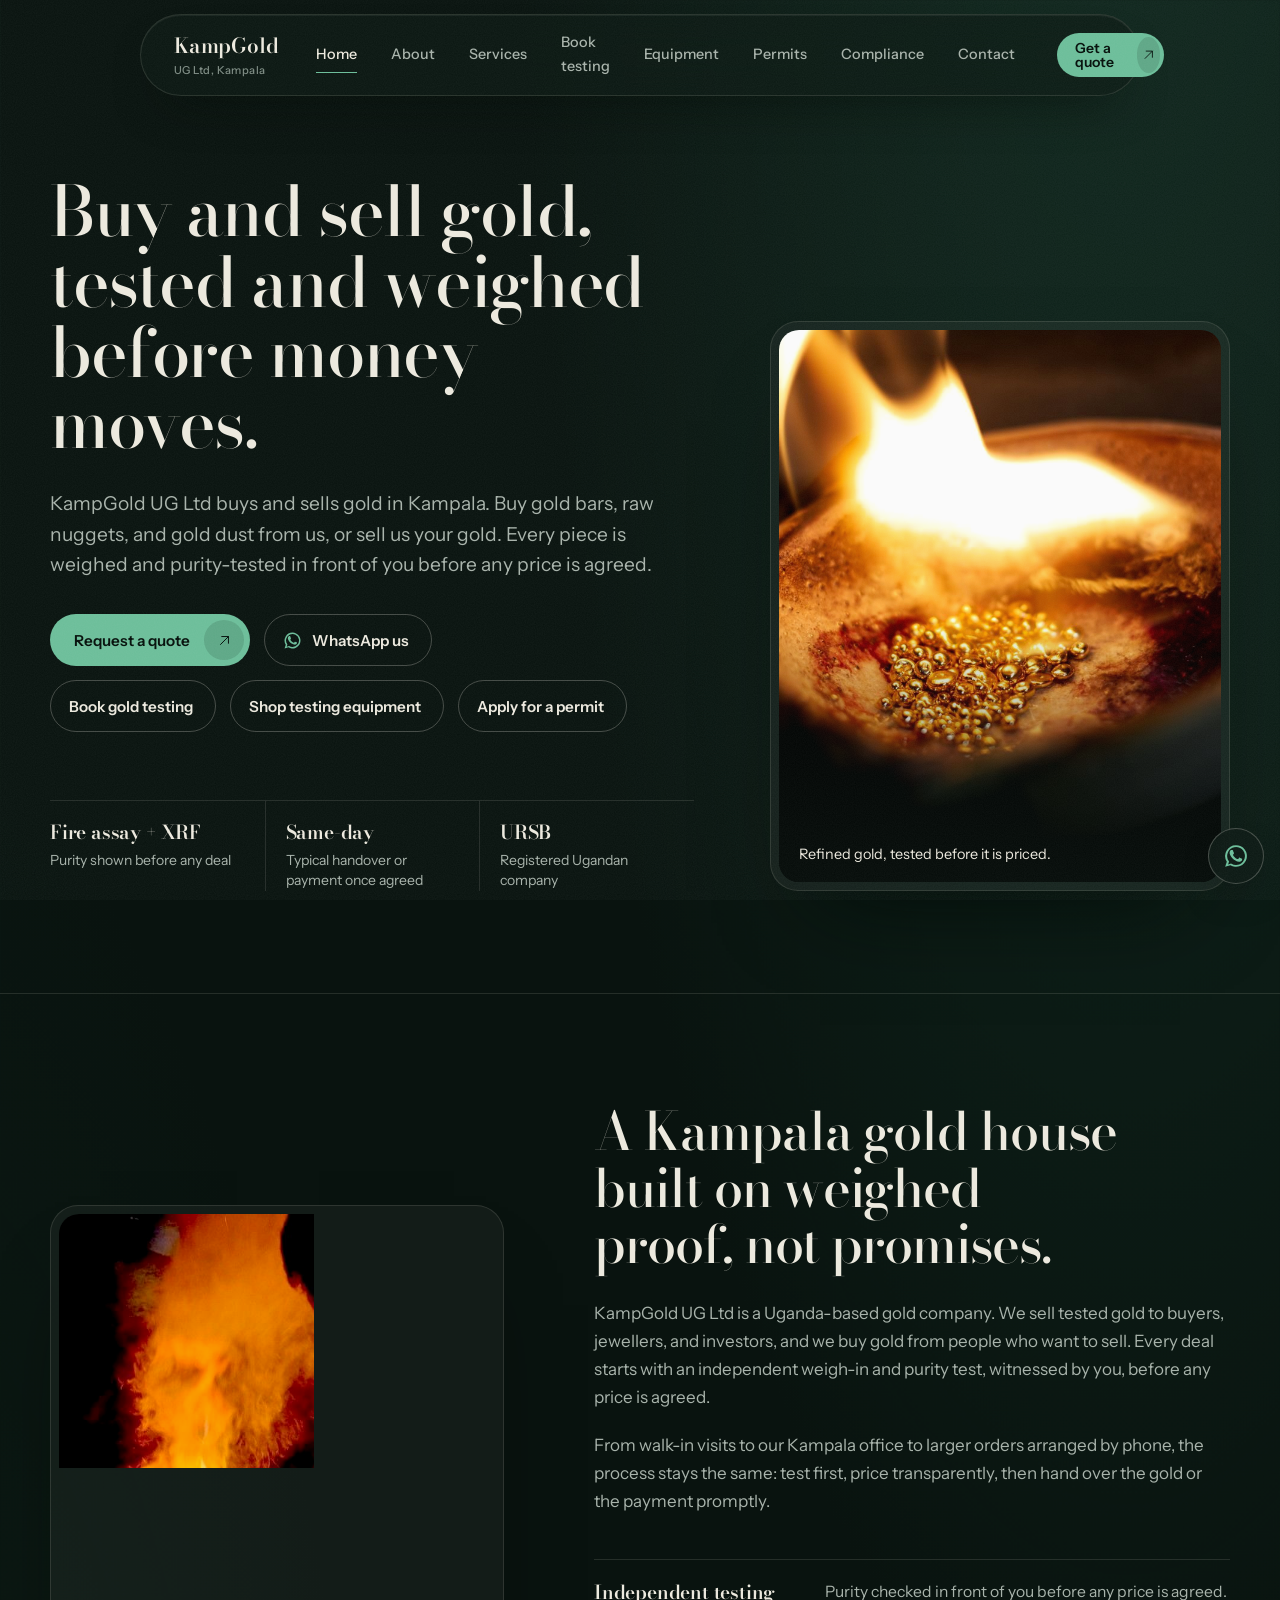
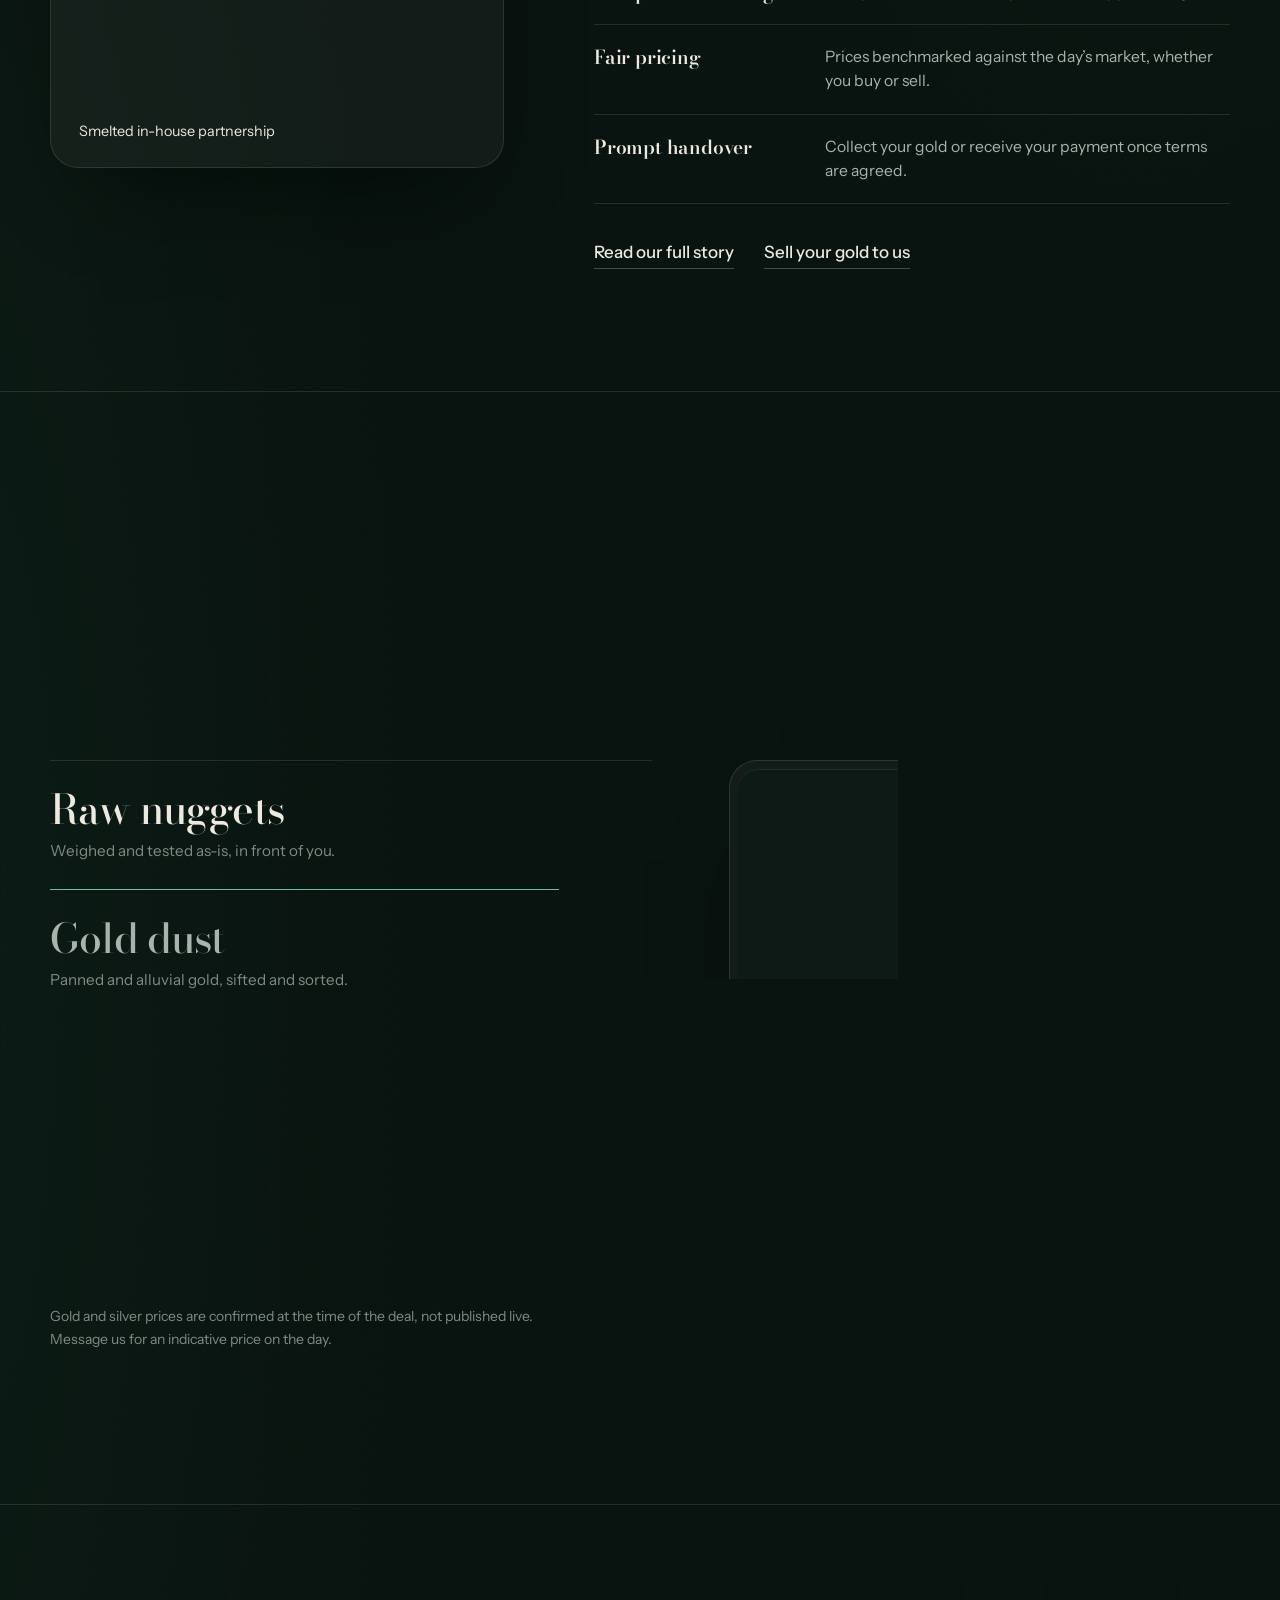
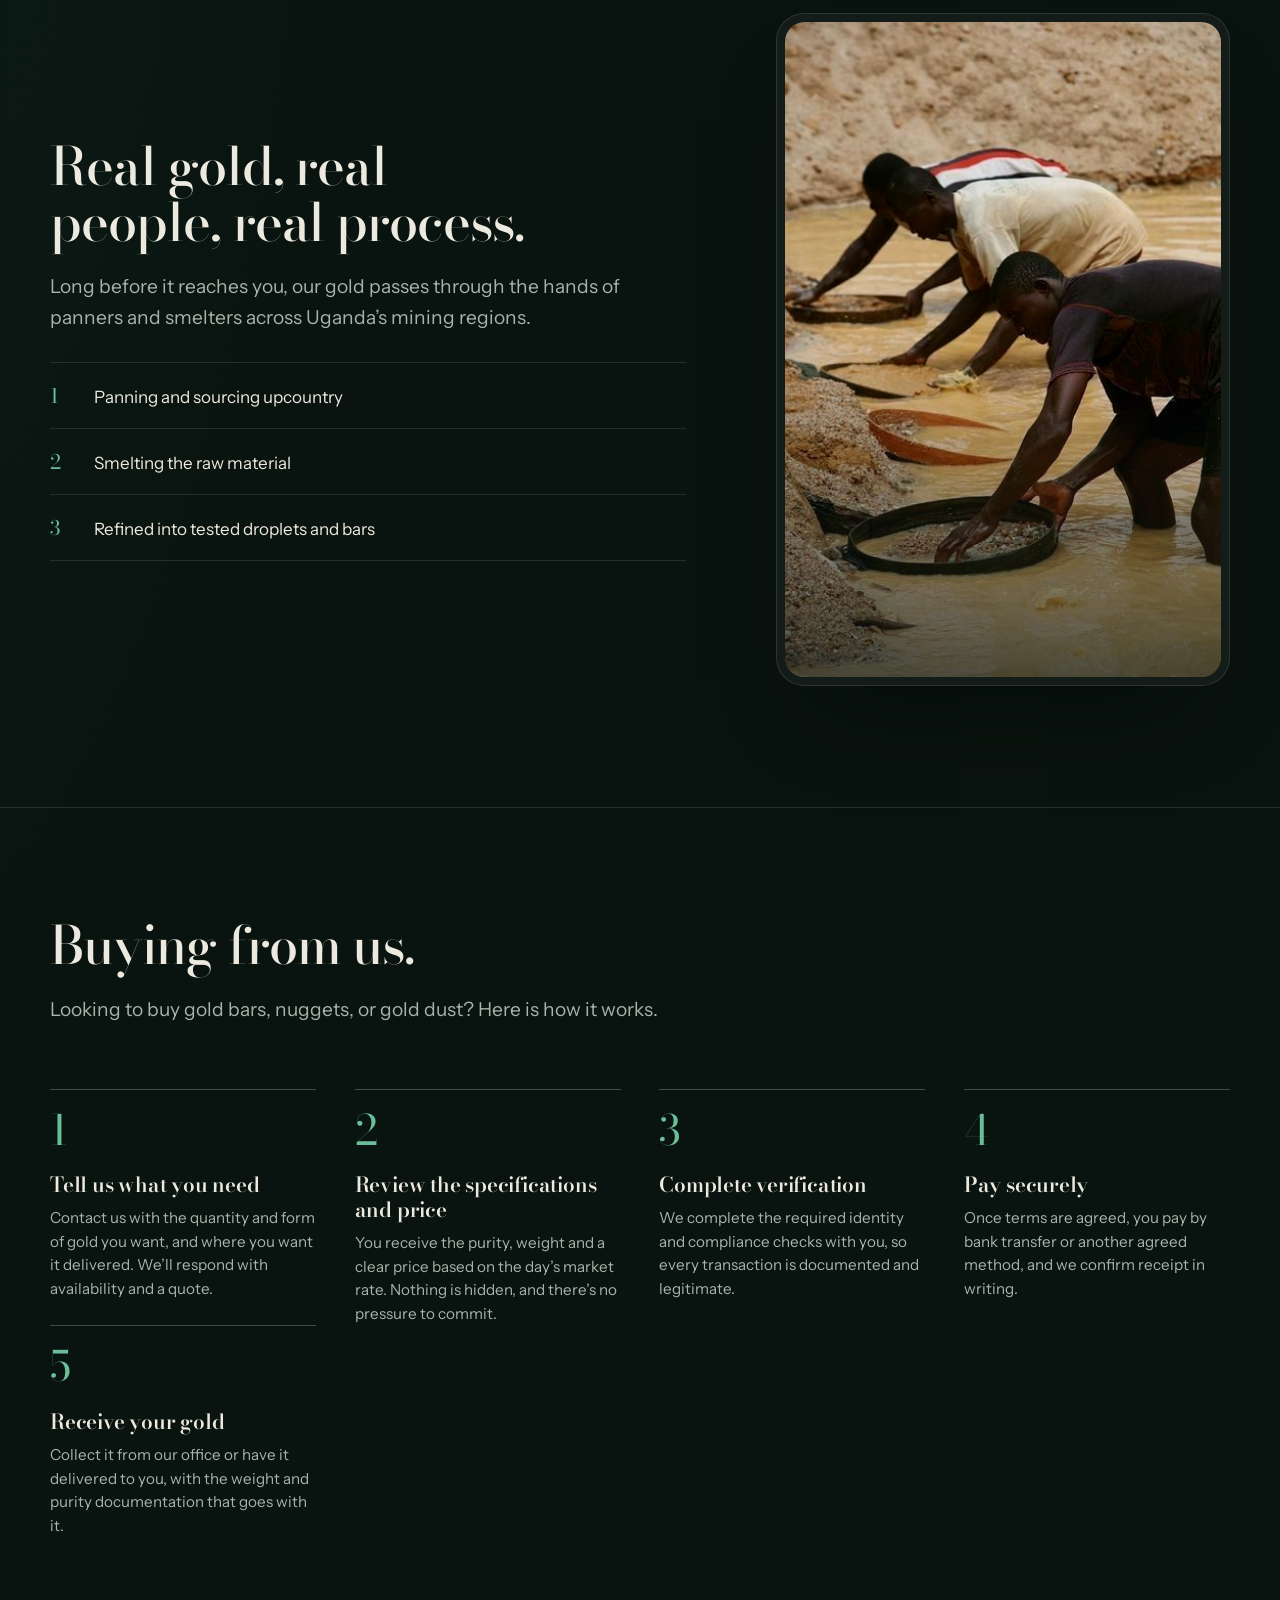
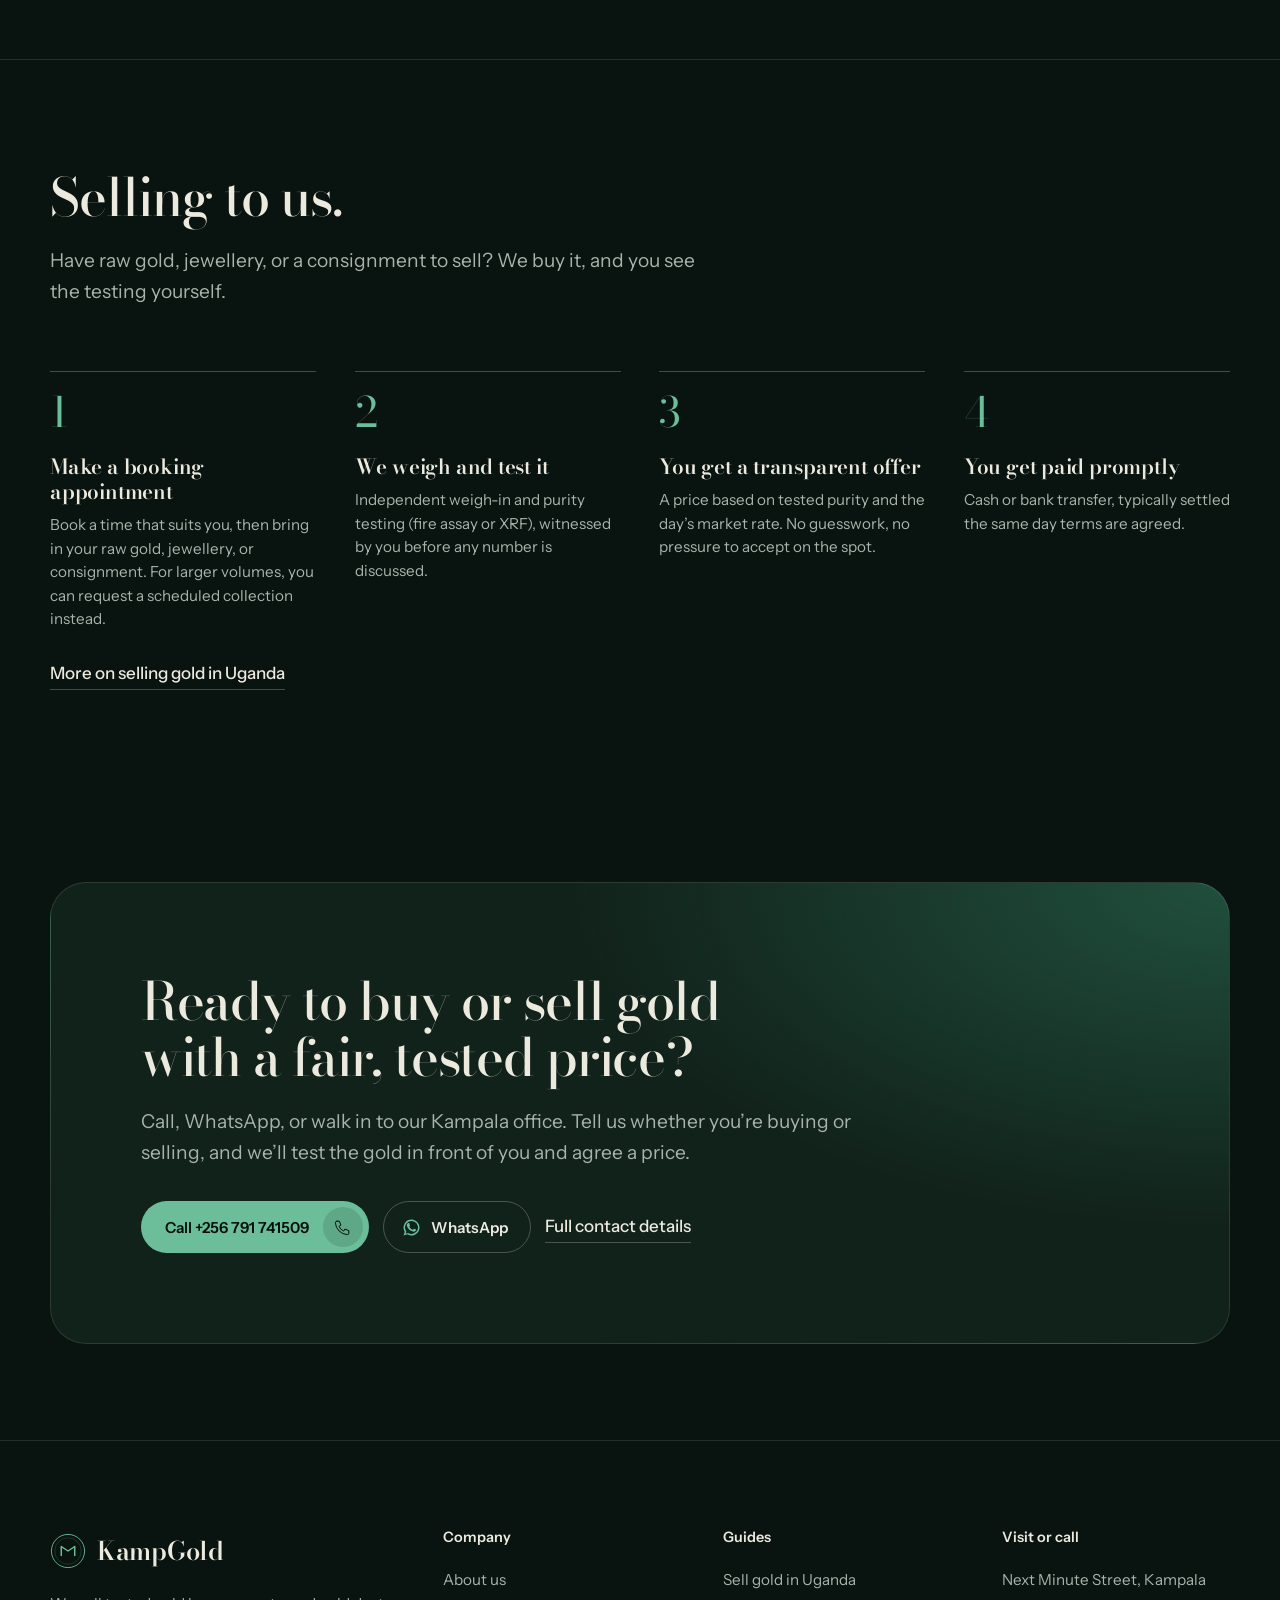
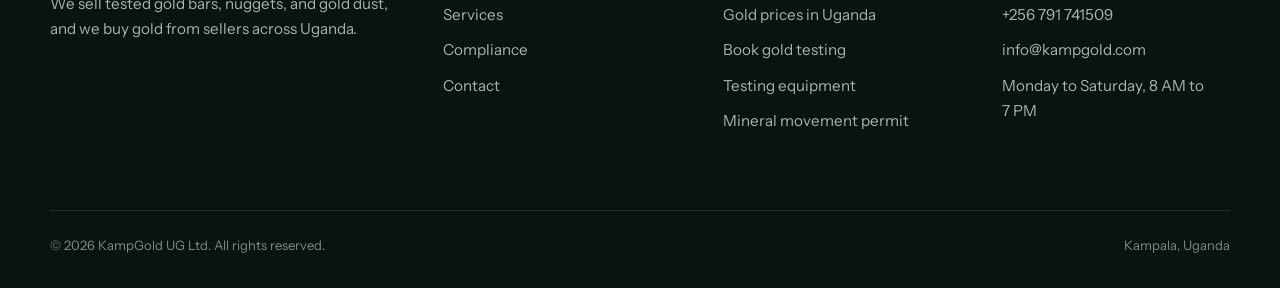
<file: index.html>
<!DOCTYPE html>
<html lang="en">
<head>
<meta charset="UTF-8">
<meta name="viewport" content="width=device-width, initial-scale=1, viewport-fit=cover">
<meta name="theme-color" content="#09130F">
<meta name="color-scheme" content="dark">
<title>KampGold UG Ltd — Buy and Sell Gold in Kampala, Uganda</title>
<meta name="description" content="KampGold UG Ltd buys and sells tested gold in Kampala, Uganda. Buy gold bars, raw nuggets, and gold dust, or sell your gold for a fair offer based on independent purity testing and the day's market rate.">
<meta name="keywords" content="buy gold Uganda, sell gold Uganda, we buy gold Kampala, gold buyer Uganda, gold seller Kampala, gold for sale Uganda, buy gold bars Kampala, gold bars for sale Uganda, gold nuggets for sale Uganda, raw gold nuggets, gold dust for sale, buy gold dust Uganda, gold supplier Uganda, gold purity testing Uganda, gold assay Kampala, licensed gold trader Uganda, gold price Uganda, where to buy gold in Kampala, KampGold">
<meta property="og:title" content="KampGold UG Ltd — Buy and Sell Gold, Kampala">
<meta property="og:description" content="Buy tested gold bars, raw nuggets, and gold dust, or sell your gold to us. Independent purity testing, fair pricing, prompt handover and payment in Kampala.">
<meta property="og:type" content="website">
<meta property="og:url" content="https://kampgold.com/">
<meta property="og:image" content="https://kampgold.com/assets/gold-bars-scale.jpg">
<meta name="twitter:card" content="summary_large_image">
<link rel="canonical" href="https://kampgold.com/">
<link rel="icon" href="data:image/svg+xml,%3Csvg xmlns='http://www.w3.org/2000/svg' viewBox='0 0 64 64'%3E%3Crect width='64' height='64' rx='14' fill='%2309130F'/%3E%3Ccircle cx='32' cy='32' r='24' fill='none' stroke='%236CBE9A' stroke-width='2'/%3E%3Cpath d='M21 40V24l11 8 11-8v16' fill='none' stroke='%236CBE9A' stroke-width='3.4' stroke-linecap='round' stroke-linejoin='round'/%3E%3C/svg%3E">
<link rel="preload" href="assets/fonts/bodoni-moda-latin-standard-normal.woff2" as="font" type="font/woff2" crossorigin>
<link rel="preload" href="assets/fonts/instrument-sans-latin-wght-normal.woff2" as="font" type="font/woff2" crossorigin>
<script>document.documentElement.classList.add('js')</script>
<link rel="stylesheet" href="assets/style.css">
<script type="application/ld+json">
{
  "@context": "https://schema.org",
  "@type": "LocalBusiness",
  "name": "KampGold UG Ltd",
  "description": "Gold trading company that sells tested gold bars, nuggets, and gold dust, and buys gold from sellers, in Kampala, Uganda.",
  "url": "https://kampgold.com/",
  "telephone": "+256791741509",
  "email": "info@kampgold.com",
  "address": {
    "@type": "PostalAddress",
    "streetAddress": "Next Minute Street",
    "addressLocality": "Kampala",
    "addressCountry": "UG"
  },
  "openingHours": "Mo-Sa 08:00-19:00"
}
</script>
</head>
<body>
<svg width="0" height="0" style="position:absolute" aria-hidden="true" focusable="false">
<symbol id="i-mark" viewBox="0 0 64 64"><circle cx="32" cy="32" r="29.5" fill="none" stroke="currentColor" stroke-width="1.6"/><circle cx="32" cy="32" r="23.5" fill="none" stroke="currentColor" stroke-width=".7" opacity=".5"/><path d="M20 40V24l12 8 12-8v16" fill="none" stroke="currentColor" stroke-width="2.6" stroke-linecap="round" stroke-linejoin="round"/></symbol>
<symbol id="i-arrow" viewBox="0 0 24 24"><path d="M7 17 17 7M8.5 7H17v8.5"/></symbol>
<symbol id="i-phone" viewBox="0 0 24 24"><path d="M5 4h3l2 5-2.5 1.5a11 11 0 0 0 6 6L15 14l5 2v3a2 2 0 0 1-2 2A16 16 0 0 1 3 6a2 2 0 0 1 2-2z"/></symbol>
<symbol id="i-mail" viewBox="0 0 24 24"><rect x="3" y="5" width="18" height="14" rx="2"/><path d="m3.5 7 8.5 6 8.5-6"/></symbol>
<symbol id="i-pin" viewBox="0 0 24 24"><path d="M12 21s-6.5-5.6-6.5-11a6.5 6.5 0 0 1 13 0c0 5.4-6.5 11-6.5 11z"/><circle cx="12" cy="10" r="2.3"/></symbol>
<symbol id="i-clock" viewBox="0 0 24 24"><circle cx="12" cy="12" r="9"/><path d="M12 7v5l3 2"/></symbol>
<symbol id="i-wa" viewBox="0 0 24 24"><path d="M17.5 14.4c-.3-.1-1.7-.8-1.9-.9-.3-.1-.5-.1-.7.1-.2.3-.7.9-.9 1.1-.2.2-.3.2-.6.1-.3-.1-1.3-.5-2.4-1.5-.9-.8-1.5-1.8-1.7-2.1-.2-.3 0-.5.1-.6.1-.1.3-.3.4-.5.1-.2.2-.3.3-.5.1-.2 0-.4 0-.5-.1-.1-.7-1.6-.9-2.2-.2-.6-.5-.5-.7-.5h-.6c-.2 0-.5.1-.8.4-.3.3-1 1-1 2.4s1 2.8 1.2 3c.1.2 2 3.1 4.9 4.3.7.3 1.2.5 1.6.6.7.2 1.3.2 1.8.1.5-.1 1.7-.7 1.9-1.3.2-.6.2-1.2.2-1.3-.1-.2-.3-.2-.6-.4z"/><path d="M12 2a10 10 0 0 0-8.5 15.3L2 22l4.8-1.5A10 10 0 1 0 12 2zm0 18.2a8.2 8.2 0 0 1-4.2-1.1l-.3-.2-2.8.9.9-2.7-.2-.3A8.2 8.2 0 1 1 12 20.2z"/></symbol>
</svg>
<a class="skip" href="#main">Skip to content</a>
<header class="site-header">
  <div class="nav-pill">
    <a class="logo" href="index.html" aria-label="KampGold UG Ltd, home">
      <svg class="mark" aria-hidden="true"><use href="#i-mark"/></svg>
      <span><span class="logo__word">KampGold</span><span class="logo__sub">UG Ltd, Kampala</span></span>
    </a>
    <nav class="nav-links" aria-label="Main"><a href="index.html" aria-current="page">Home</a><a href="about.html">About</a><a href="services.html">Services</a><a href="book-testing.html">Book testing</a><a href="equipment.html">Equipment</a><a href="permits.html">Permits</a><a href="compliance.html">Compliance</a><a href="contact.html">Contact</a></nav>
    <a class="btn btn--primary btn--sm nav-cta" href="contact.html"><span>Get a quote</span><span class="btn__icon"><svg class="ic" aria-hidden="true"><use href="#i-arrow"/></svg></span></a>
    <button class="menu-btn" id="menuBtn" type="button" aria-expanded="false" aria-controls="menu" aria-label="Open menu"><span></span><span></span></button>
  </div>
</header>
<div class="menu" id="menu">
  <nav aria-label="Mobile"><a class="menu__link" style="--i:0" href="index.html">Home</a><a class="menu__link" style="--i:1" href="about.html">About</a><a class="menu__link" style="--i:2" href="services.html">Services</a><a class="menu__link" style="--i:3" href="book-testing.html">Book testing</a><a class="menu__link" style="--i:4" href="equipment.html">Equipment</a><a class="menu__link" style="--i:5" href="permits.html">Permits</a><a class="menu__link" style="--i:6" href="compliance.html">Compliance</a><a class="menu__link" style="--i:7" href="contact.html">Contact</a></nav>
  <div class="menu__foot">
    <a href="tel:+256791741509">+256 791 741509</a>
    <a href="mailto:info@kampgold.com">info@kampgold.com</a>
    <span>Monday to Saturday, 8&nbsp;AM to 7&nbsp;PM</span>
  </div>
</div>
<main id="main">
<section class="hero">
  <div class="wrap hero__grid">
    <div>
      <h1 class="display">
        <span class="ln" style="--i:0"><span>Buy and sell gold,</span></span>
        <span class="ln" style="--i:1"><span>tested and weighed</span></span>
        <span class="ln" style="--i:2"><span>before money moves.</span></span>
      </h1>
      <p class="lead hero__sub">KampGold UG Ltd buys and sells gold in Kampala. Buy gold bars, raw nuggets, and gold dust from us, or sell us your gold. Every piece is weighed and purity-tested in front of you before any price is agreed.</p>
      <div class="actions"><a class="btn btn--primary" href="contact.html"><span>Request a quote</span><span class="btn__icon"><svg class="ic" aria-hidden="true"><use href="#i-arrow"/></svg></span></a><a class="btn btn--ghost" href="https://wa.me/256791741509" target="_blank" rel="noopener noreferrer"><svg class="ic ic--fill" aria-hidden="true"><use href="#i-wa"/></svg><span>WhatsApp us</span></a></div>
      <div class="actions" style="margin-top:14px"><a class="btn btn--ghost" href="book-testing.html">Book gold testing</a><a class="btn btn--ghost" href="equipment.html">Shop testing equipment</a><a class="btn btn--ghost" href="permits.html">Apply for a permit</a></div>
      <dl class="facts">
        <div><dt>Fire assay + XRF</dt><dd>Purity shown before any deal</dd></div>
        <div><dt>Same-day</dt><dd>Typical handover or payment once agreed</dd></div>
        <div><dt>URSB</dt><dd>Registered Ugandan company</dd></div>
      </dl>
    </div>
    <figure class="plate hero__plate">
      <div class="plate__in"><img src="assets/molten-droplets.jpg" alt="Molten gold droplets forming under flame" width="736" height="1102" loading="eager" fetchpriority="high" decoding="async" style="object-position:50% 100%"><figcaption class="plate__cap">Refined gold, tested before it is priced.</figcaption></div>
    </figure>
  </div>
</section>

<section class="section rule" id="about">
  <div class="wrap split">
    <figure class="plate" data-reveal>
      <div class="plate__in"><img src="assets/smelting-pour.jpg" alt="Molten gold being poured during smelting" width="631" height="720" loading="lazy" decoding="async"><figcaption class="plate__cap">Smelted in-house partnership</figcaption></div>
    </figure>
    <div data-reveal>
      <h2 class="h2">A Kampala gold house built on weighed proof, not promises.</h2>
      <div class="prose" style="margin-top:26px">
        <p>KampGold UG Ltd is a Uganda-based gold company. We sell tested gold to buyers, jewellers, and investors, and we buy gold from people who want to sell. Every deal starts with an independent weigh-in and purity test, witnessed by you, before any price is agreed.</p>
        <p>From walk-in visits to our Kampala office to larger orders arranged by phone, the process stays the same: test first, price transparently, then hand over the gold or the payment promptly.</p>
      </div>
      <dl class="rows">
        <div><dt>Independent testing</dt><dd>Purity checked in front of you before any price is agreed.</dd></div>
        <div><dt>Fair pricing</dt><dd>Prices benchmarked against the day’s market, whether you buy or sell.</dd></div>
        <div><dt>Prompt handover</dt><dd>Collect your gold or receive your payment once terms are agreed.</dd></div>
      </dl>
      <div class="inline-links"><a class="link" href="about.html">Read our full story</a><a class="link" href="sell-gold-uganda.html">Sell your gold to us</a></div>
    </div>
  </div>
</section>

<section class="section rule" id="trade">
  <div class="wrap">
    <div class="head" data-reveal>
      <h2 class="h2">Whatever form you need, we’ll test it for you.</h2>
      <p class="lead">From raw nuggets to cast bars, we buy and sell every form of gold, and every piece is weighed and tested in front of you.</p>
    </div>
    <div class="cat" data-cat data-reveal>
      <div>
        <ul class="cat__list">
        <li class="cat__row" data-row>
          <a href="contact.html" aria-label="Raw nuggets: request a quote">
            <span class="cat__name">Raw nuggets</span>
            <span class="cat__desc">Weighed and tested as-is, in front of you.</span>
            <span class="cat__go"><svg class="ic" aria-hidden="true"><use href="#i-arrow"/></svg></span>
            <span class="cat__thumb"><img src="assets/raw-nuggets-hand.jpg" alt="Raw gold nuggets held in a hand" width="736" height="980" loading="lazy" decoding="async" style="object-position:50% 72%"></span>
          </a>
        </li>
        <li class="cat__row" data-row>
          <a href="contact.html" aria-label="Gold dust: request a quote">
            <span class="cat__name">Gold dust</span>
            <span class="cat__desc">Panned and alluvial gold, sifted and sorted.</span>
            <span class="cat__go"><svg class="ic" aria-hidden="true"><use href="#i-arrow"/></svg></span>
            <span class="cat__thumb"><img src="assets/panning-closeup.jpg" alt="Panned gravel being sifted for gold by hand" width="427" height="640" loading="lazy" decoding="async" style="object-position:50% 74%"></span>
          </a>
        </li>
        <li class="cat__row" data-row>
          <a href="contact.html" aria-label="Smelted bars: request a quote">
            <span class="cat__name">Smelted bars</span>
            <span class="cat__desc">Cast bars for storage, resale, or export.</span>
            <span class="cat__go"><svg class="ic" aria-hidden="true"><use href="#i-arrow"/></svg></span>
            <span class="cat__thumb"><img src="assets/gold-bars-scale.jpg" alt="Cast gold bars weighed in a bowl on a scale" width="736" height="920" loading="lazy" decoding="async"></span>
          </a>
        </li>
        <li class="cat__row" data-row>
          <a href="contact.html" aria-label="Weighed to the gram: request a quote">
            <span class="cat__name">Weighed to the gram</span>
            <span class="cat__desc">Exact weight confirmed on a digital scale before any deal.</span>
            <span class="cat__go"><svg class="ic" aria-hidden="true"><use href="#i-arrow"/></svg></span>
            <span class="cat__thumb"><img src="assets/scrap-jewelry-pile.jpg" alt="Gold pieces weighed on a digital scale" width="736" height="981" loading="lazy" decoding="async"></span>
          </a>
        </li>
        </ul>
        <p class="small cat__note">Gold and silver prices are confirmed at the time of the deal, not published live. Message us for an indicative price on the day.</p>
      </div>
      <figure class="plate cat__stage" aria-hidden="true">
        <div class="plate__in"><img src="assets/raw-nuggets-hand.jpg" alt="" width="736" height="980" loading="lazy" decoding="async" data-stage-img data-active style="object-position:50% 72%"><img src="assets/panning-closeup.jpg" alt="" width="427" height="640" loading="lazy" decoding="async" data-stage-img style="object-position:50% 74%"><img src="assets/gold-bars-scale.jpg" alt="" width="736" height="920" loading="lazy" decoding="async" data-stage-img><img src="assets/scrap-jewelry-pile.jpg" alt="" width="736" height="981" loading="lazy" decoding="async" data-stage-img></div>
      </figure>
    </div>
  </div>
</section>

<section class="section rule">
  <div class="wrap split split--flip">
    <div data-reveal>
      <h2 class="h2">Real gold, real people, real process.</h2>
      <p class="lead" style="margin-top:20px">Long before it reaches you, our gold passes through the hands of panners and smelters across Uganda’s mining regions.</p>
      <ol class="journey">
        <li>Panning and sourcing upcountry</li>
        <li>Smelting the raw material</li>
        <li>Refined into tested droplets and bars</li>
      </ol>
    </div>
    <figure class="plate plate--tall" data-reveal>
      <div class="plate__in"><img src="assets/panning-river.jpg" alt="Miners panning for gold in a river" width="427" height="640" loading="lazy" decoding="async"></div>
    </figure>
  </div>
</section>

<section class="section rule" id="buy">
  <div class="wrap">
    <div class="head" data-reveal>
      <h2 class="h2">Buying from us.</h2>
      <p class="lead">Looking to buy gold bars, nuggets, or gold dust? Here is how it works.</p>
    </div>
    <ol class="steps" data-reveal>
      <li>
        <h3>Tell us what you need</h3>
        <p>Contact us with the quantity and form of gold you want, and where you want it delivered. We’ll respond with availability and a quote.</p>
      </li>
      <li>
        <h3>Review the specifications and price</h3>
        <p>You receive the purity, weight and a clear price based on the day’s market rate. Nothing is hidden, and there’s no pressure to commit.</p>
      </li>
      <li>
        <h3>Complete verification</h3>
        <p>We complete the required identity and compliance checks with you, so every transaction is documented and legitimate.</p>
      </li>
      <li>
        <h3>Pay securely</h3>
        <p>Once terms are agreed, you pay by bank transfer or another agreed method, and we confirm receipt in writing.</p>
      </li>
      <li>
        <h3>Receive your gold</h3>
        <p>Collect it from our office or have it delivered to you, with the weight and purity documentation that goes with it.</p>
      </li>
    </ol>
  </div>
</section>

<section class="section rule" id="sell">
  <div class="wrap">
    <div class="head" data-reveal>
      <h2 class="h2">Selling to us.</h2>
      <p class="lead">Have raw gold, jewellery, or a consignment to sell? We buy it, and you see the testing yourself.</p>
    </div>
    <ol class="steps" data-reveal>
      <li>
        <h3>Make a booking appointment</h3>
        <p><a href="book-testing.html">Book a time that suits you</a>, then bring in your raw gold, jewellery, or consignment. For larger volumes, you can request a scheduled collection instead.</p>
      </li>
      <li>
        <h3>We weigh and test it</h3>
        <p>Independent weigh-in and purity testing (fire assay or XRF), witnessed by you before any number is discussed.</p>
      </li>
      <li>
        <h3>You get a transparent offer</h3>
        <p>A price based on tested purity and the day’s market rate. No guesswork, no pressure to accept on the spot.</p>
      </li>
      <li>
        <h3>You get paid promptly</h3>
        <p>Cash or bank transfer, typically settled the same day terms are agreed.</p>
      </li>
    </ol>
    <div class="inline-links" style="margin-top:28px"><a class="link" href="sell-gold-uganda.html">More on selling gold in Uganda</a></div>
  </div>
</section>

<section class="section--tight">
  <div class="wrap">
    <div class="cta" data-reveal>
      <h2 class="h2">Ready to buy or sell gold with a fair, tested price?</h2>
      <p class="lead">Call, WhatsApp, or walk in to our Kampala office. Tell us whether you’re buying or selling, and we’ll test the gold in front of you and agree a price.</p>
      <div class="actions"><a class="btn btn--primary" href="tel:+256791741509"><span>Call +256 791 741509</span><span class="btn__icon"><svg class="ic" aria-hidden="true"><use href="#i-phone"/></svg></span></a><a class="btn btn--ghost" href="https://wa.me/256791741509" target="_blank" rel="noopener noreferrer"><svg class="ic ic--fill" aria-hidden="true"><use href="#i-wa"/></svg><span>WhatsApp</span></a><a class="link" href="contact.html">Full contact details</a></div>
    </div>
  </div>
</section>
</main>
<a class="float-wa" href="https://wa.me/256791741509" target="_blank" rel="noopener noreferrer" aria-label="Chat on WhatsApp"><svg class="ic ic--fill" aria-hidden="true"><use href="#i-wa"/></svg></a>
<footer class="site-footer">
  <div class="wrap">
    <div class="footer-grid">
      <div class="footer-brand">
        <a class="logo" href="index.html" aria-label="KampGold UG Ltd, home"><svg class="mark" aria-hidden="true" style="width:36px;height:36px"><use href="#i-mark"/></svg><span class="logo__word">KampGold</span></a>
        <p class="footer-desc">We sell tested gold bars, nuggets, and gold dust, and we buy gold from sellers across Uganda.</p>
      </div>
      <div class="footer-col">
        <h2>Company</h2>
        <a href="about.html">About us</a>
        <a href="services.html">Services</a>
        <a href="compliance.html">Compliance</a>
        <a href="contact.html">Contact</a>
      </div>
      <div class="footer-col">
        <h2>Guides</h2>
        <a href="sell-gold-uganda.html">Sell gold in Uganda</a>
        <a href="gold-prices-uganda.html">Gold prices in Uganda</a>
        <a href="book-testing.html">Book gold testing</a>
        <a href="equipment.html">Testing equipment</a>
        <a href="permits.html">Mineral movement permit</a>
      </div>
      <div class="footer-col">
        <h2>Visit or call</h2>
        <a href="contact.html">Next Minute Street, Kampala</a>
        <a href="tel:+256791741509">+256 791 741509</a>
        <a href="mailto:info@kampgold.com">info@kampgold.com</a>
        <p>Monday to Saturday, 8&nbsp;AM to 7&nbsp;PM</p>
      </div>
    </div>
    <div class="footer-bottom"><span>© 2026 KampGold UG Ltd. All rights reserved.</span><span>Kampala, Uganda</span></div>
  </div>
</footer>
<script src="assets/script.js" defer></script>
</body>
</html>
</file>
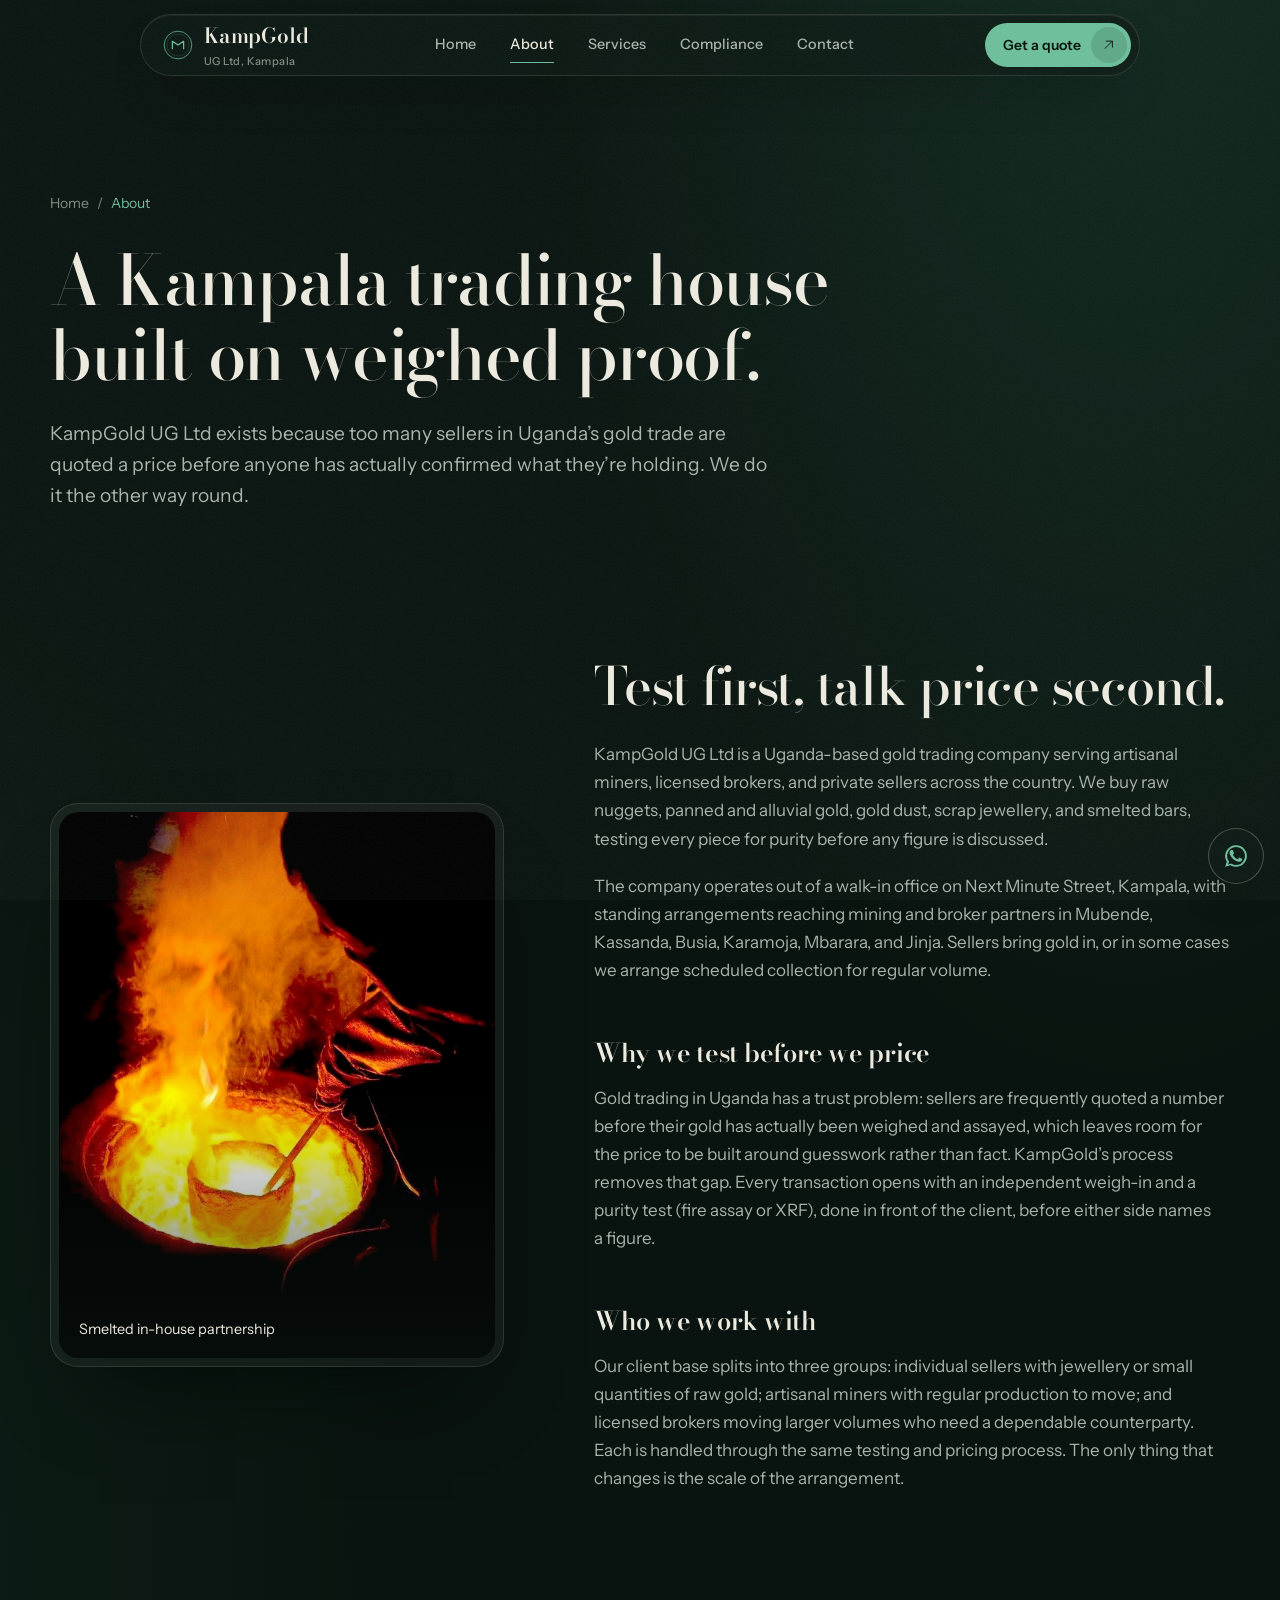
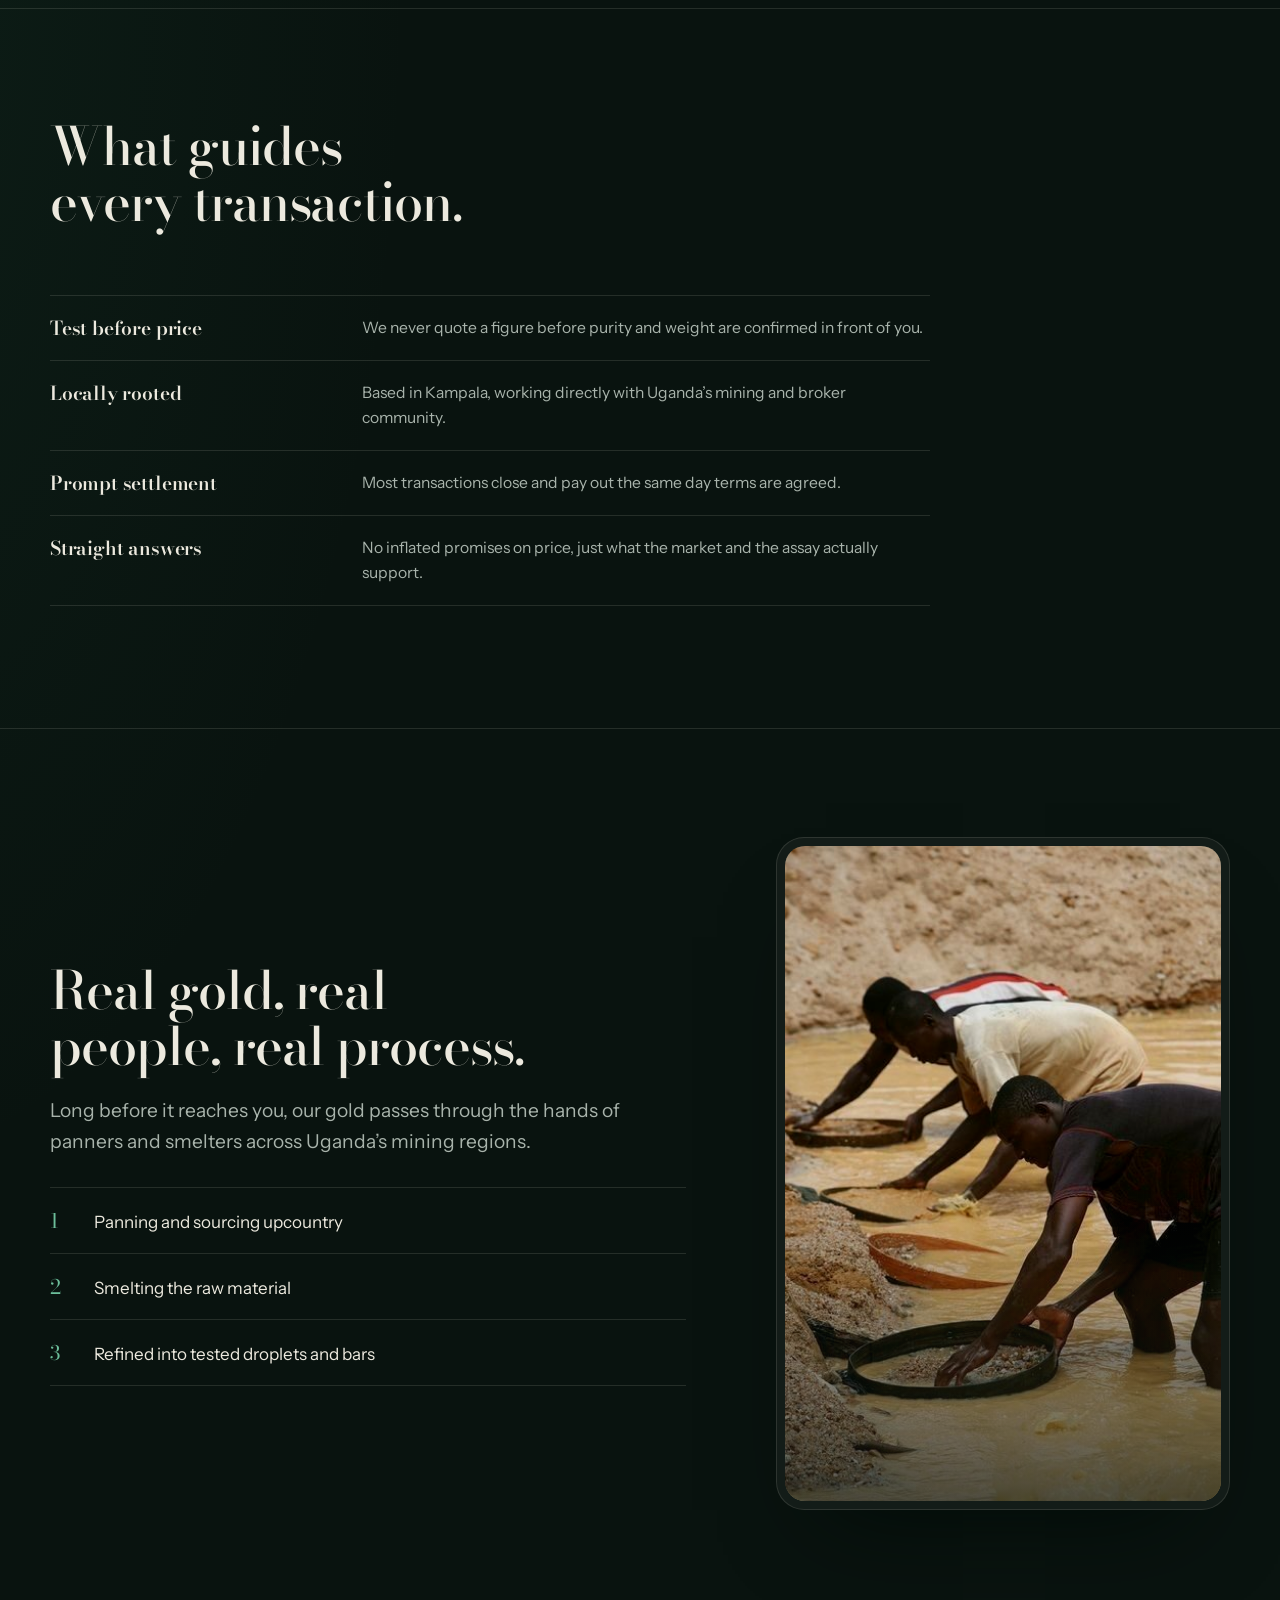
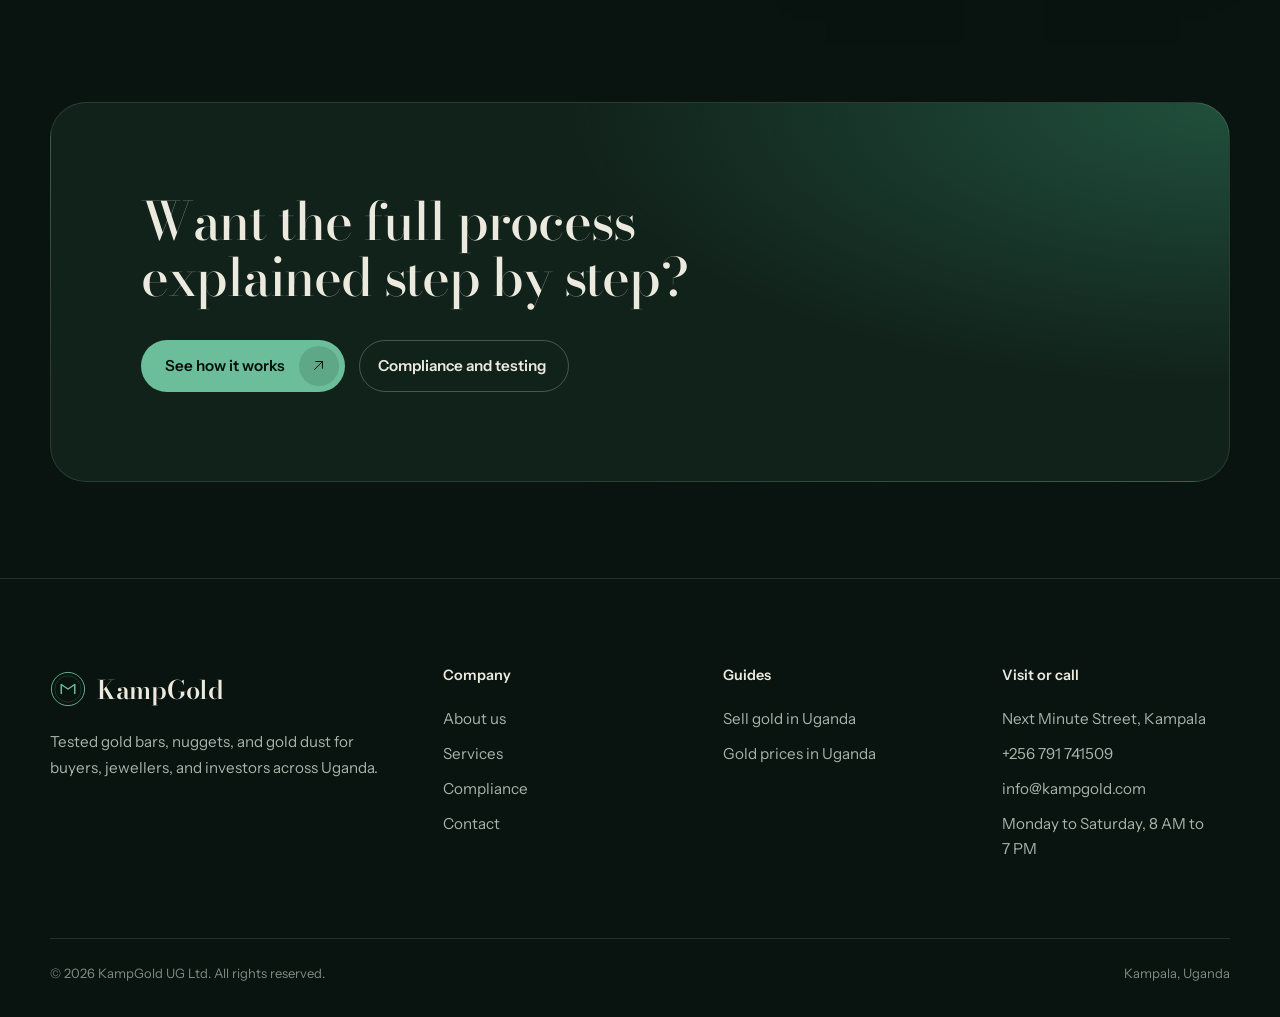
<file: about.html>
<!DOCTYPE html>
<html lang="en">
<head>
<meta charset="UTF-8">
<meta name="viewport" content="width=device-width, initial-scale=1, viewport-fit=cover">
<meta name="theme-color" content="#09130F">
<meta name="color-scheme" content="dark">
<title>About KampGold UG Ltd — Gold Trading Company in Kampala, Uganda</title>
<meta name="description" content="KampGold UG Ltd is a Uganda-based gold trading company serving artisanal miners, licensed brokers, and private sellers from our Kampala office. Learn how we test, price, and pay for gold.">
<meta property="og:title" content="About KampGold UG Ltd — Gold Trading Company in Kampala, Uganda">
<meta property="og:description" content="KampGold UG Ltd is a Uganda-based gold trading company serving artisanal miners, licensed brokers, and private sellers from our Kampala office. Learn how we test, price, and pay for gold.">
<meta property="og:type" content="website">
<meta property="og:url" content="https://kampgold.com/about.html">
<meta property="og:image" content="https://kampgold.com/assets/gold-bars-scale.jpg">
<meta name="twitter:card" content="summary_large_image">
<link rel="canonical" href="https://kampgold.com/about.html">
<link rel="icon" href="data:image/svg+xml,%3Csvg xmlns='http://www.w3.org/2000/svg' viewBox='0 0 64 64'%3E%3Crect width='64' height='64' rx='14' fill='%2309130F'/%3E%3Ccircle cx='32' cy='32' r='24' fill='none' stroke='%236CBE9A' stroke-width='2'/%3E%3Cpath d='M21 40V24l11 8 11-8v16' fill='none' stroke='%236CBE9A' stroke-width='3.4' stroke-linecap='round' stroke-linejoin='round'/%3E%3C/svg%3E">
<link rel="preload" href="assets/fonts/bodoni-moda-latin-standard-normal.woff2" as="font" type="font/woff2" crossorigin>
<link rel="preload" href="assets/fonts/instrument-sans-latin-wght-normal.woff2" as="font" type="font/woff2" crossorigin>
<script>document.documentElement.classList.add('js')</script>
<link rel="stylesheet" href="assets/style.css">

</head>
<body>
<svg width="0" height="0" style="position:absolute" aria-hidden="true" focusable="false">
<symbol id="i-mark" viewBox="0 0 64 64"><circle cx="32" cy="32" r="29.5" fill="none" stroke="currentColor" stroke-width="1.6"/><circle cx="32" cy="32" r="23.5" fill="none" stroke="currentColor" stroke-width=".7" opacity=".5"/><path d="M20 40V24l12 8 12-8v16" fill="none" stroke="currentColor" stroke-width="2.6" stroke-linecap="round" stroke-linejoin="round"/></symbol>
<symbol id="i-arrow" viewBox="0 0 24 24"><path d="M7 17 17 7M8.5 7H17v8.5"/></symbol>
<symbol id="i-phone" viewBox="0 0 24 24"><path d="M5 4h3l2 5-2.5 1.5a11 11 0 0 0 6 6L15 14l5 2v3a2 2 0 0 1-2 2A16 16 0 0 1 3 6a2 2 0 0 1 2-2z"/></symbol>
<symbol id="i-mail" viewBox="0 0 24 24"><rect x="3" y="5" width="18" height="14" rx="2"/><path d="m3.5 7 8.5 6 8.5-6"/></symbol>
<symbol id="i-pin" viewBox="0 0 24 24"><path d="M12 21s-6.5-5.6-6.5-11a6.5 6.5 0 0 1 13 0c0 5.4-6.5 11-6.5 11z"/><circle cx="12" cy="10" r="2.3"/></symbol>
<symbol id="i-clock" viewBox="0 0 24 24"><circle cx="12" cy="12" r="9"/><path d="M12 7v5l3 2"/></symbol>
<symbol id="i-wa" viewBox="0 0 24 24"><path d="M17.5 14.4c-.3-.1-1.7-.8-1.9-.9-.3-.1-.5-.1-.7.1-.2.3-.7.9-.9 1.1-.2.2-.3.2-.6.1-.3-.1-1.3-.5-2.4-1.5-.9-.8-1.5-1.8-1.7-2.1-.2-.3 0-.5.1-.6.1-.1.3-.3.4-.5.1-.2.2-.3.3-.5.1-.2 0-.4 0-.5-.1-.1-.7-1.6-.9-2.2-.2-.6-.5-.5-.7-.5h-.6c-.2 0-.5.1-.8.4-.3.3-1 1-1 2.4s1 2.8 1.2 3c.1.2 2 3.1 4.9 4.3.7.3 1.2.5 1.6.6.7.2 1.3.2 1.8.1.5-.1 1.7-.7 1.9-1.3.2-.6.2-1.2.2-1.3-.1-.2-.3-.2-.6-.4z"/><path d="M12 2a10 10 0 0 0-8.5 15.3L2 22l4.8-1.5A10 10 0 1 0 12 2zm0 18.2a8.2 8.2 0 0 1-4.2-1.1l-.3-.2-2.8.9.9-2.7-.2-.3A8.2 8.2 0 1 1 12 20.2z"/></symbol>
</svg>
<a class="skip" href="#main">Skip to content</a>
<header class="site-header">
  <div class="nav-pill">
    <a class="logo" href="index.html" aria-label="KampGold UG Ltd, home">
      <svg class="mark" aria-hidden="true"><use href="#i-mark"/></svg>
      <span><span class="logo__word">KampGold</span><span class="logo__sub">UG Ltd, Kampala</span></span>
    </a>
    <nav class="nav-links" aria-label="Main"><a href="index.html">Home</a><a href="about.html" aria-current="page">About</a><a href="services.html">Services</a><a href="compliance.html">Compliance</a><a href="contact.html">Contact</a></nav>
    <a class="btn btn--primary btn--sm nav-cta" href="contact.html"><span>Get a quote</span><span class="btn__icon"><svg class="ic" aria-hidden="true"><use href="#i-arrow"/></svg></span></a>
    <button class="menu-btn" id="menuBtn" type="button" aria-expanded="false" aria-controls="menu" aria-label="Open menu"><span></span><span></span></button>
  </div>
</header>
<div class="menu" id="menu">
  <nav aria-label="Mobile"><a class="menu__link" style="--i:0" href="index.html">Home</a><a class="menu__link" style="--i:1" href="about.html">About</a><a class="menu__link" style="--i:2" href="services.html">Services</a><a class="menu__link" style="--i:3" href="compliance.html">Compliance</a><a class="menu__link" style="--i:4" href="contact.html">Contact</a></nav>
  <div class="menu__foot">
    <a href="tel:+256791741509">+256 791 741509</a>
    <a href="mailto:kamgold235@gmail.com">kamgold235@gmail.com</a>
    <span>Monday to Saturday, 8&nbsp;AM to 7&nbsp;PM</span>
  </div>
</div>
<main id="main">
<section class="page-hero">
  <div class="wrap">
    <nav class="crumbs" aria-label="Breadcrumb"><a href="index.html">Home</a><span aria-hidden="true">/</span><span aria-current="page">About</span></nav>
    <h1 class="title">A Kampala trading house built on weighed proof.</h1>
    <p class="lead">KampGold UG Ltd exists because too many sellers in Uganda’s gold trade are quoted a price before anyone has actually confirmed what they’re holding. We do it the other way round.</p>
  </div>
</section>

<section class="section--tight">
  <div class="wrap split">
    <figure class="plate" data-reveal>
      <div class="plate__in"><img src="assets/smelting-pour.jpg" alt="Molten gold being poured during smelting" width="631" height="720" loading="lazy" decoding="async"><figcaption class="plate__cap">Smelted in-house partnership</figcaption></div>
    </figure>
    <div class="prose" data-reveal>
      <h2 class="h2" style="margin-bottom:26px">Test first, talk price second.</h2>
      <p>KampGold UG Ltd is a Uganda-based gold trading company serving artisanal miners, licensed brokers, and private sellers across the country. We buy raw nuggets, panned and alluvial gold, gold dust, scrap jewellery, and smelted bars, testing every piece for purity before any figure is discussed.</p>
      <p>The company operates out of a walk-in office on Next Minute Street, Kampala, with standing arrangements reaching mining and broker partners in Mubende, Kassanda, Busia, Karamoja, Mbarara, and Jinja. Sellers bring gold in, or in some cases we arrange scheduled collection for regular volume.</p>
      <h3 class="h3">Why we test before we price</h3>
      <p>Gold trading in Uganda has a trust problem: sellers are frequently quoted a number before their gold has actually been weighed and assayed, which leaves room for the price to be built around guesswork rather than fact. KampGold’s process removes that gap. Every transaction opens with an independent weigh-in and a purity test (fire assay or XRF), done in front of the client, before either side names a figure.</p>
      <h3 class="h3">Who we work with</h3>
      <p>Our client base splits into three groups: individual sellers with jewellery or small quantities of raw gold; artisanal miners with regular production to move; and licensed brokers moving larger volumes who need a dependable counterparty. Each is handled through the same testing and pricing process. The only thing that changes is the scale of the arrangement.</p>
    </div>
  </div>
</section>

<section class="section rule">
  <div class="wrap">
    <div class="head" data-reveal><h2 class="h2">What guides every transaction.</h2></div>
    <dl class="rows" style="margin-top:0;max-width:880px" data-reveal>
      <div><dt>Test before price</dt><dd>We never quote a figure before purity and weight are confirmed in front of you.</dd></div>
      <div><dt>Locally rooted</dt><dd>Based in Kampala, working directly with Uganda’s mining and broker community.</dd></div>
      <div><dt>Prompt settlement</dt><dd>Most transactions close and pay out the same day terms are agreed.</dd></div>
      <div><dt>Straight answers</dt><dd>No inflated promises on price, just what the market and the assay actually support.</dd></div>
    </dl>
  </div>
</section>

<section class="section rule">
  <div class="wrap split split--flip">
    <div data-reveal>
      <h2 class="h2">Real gold, real people, real process.</h2>
      <p class="lead" style="margin-top:20px">Long before it reaches you, our gold passes through the hands of panners and smelters across Uganda’s mining regions.</p>
      <ol class="journey">
        <li>Panning and sourcing upcountry</li>
        <li>Smelting the raw material</li>
        <li>Refined into tested droplets and bars</li>
      </ol>
    </div>
    <figure class="plate plate--tall" data-reveal>
      <div class="plate__in"><img src="assets/panning-river.jpg" alt="Miners panning for gold in a river" width="427" height="640" loading="lazy" decoding="async"></div>
    </figure>
  </div>
</section>

<section class="section--tight">
  <div class="wrap">
    <div class="cta" data-reveal>
      <h2 class="h2">Want the full process explained step by step?</h2>
      <div class="actions"><a class="btn btn--primary" href="services.html"><span>See how it works</span><span class="btn__icon"><svg class="ic" aria-hidden="true"><use href="#i-arrow"/></svg></span></a><a class="btn btn--ghost" href="compliance.html"><span>Compliance and testing</span></a></div>
    </div>
  </div>
</section>
</main>
<a class="float-wa" href="https://wa.me/256791741509" target="_blank" rel="noopener noreferrer" aria-label="Chat on WhatsApp"><svg class="ic ic--fill" aria-hidden="true"><use href="#i-wa"/></svg></a>
<footer class="site-footer">
  <div class="wrap">
    <div class="footer-grid">
      <div class="footer-brand">
        <a class="logo" href="index.html" aria-label="KampGold UG Ltd, home"><svg class="mark" aria-hidden="true" style="width:36px;height:36px"><use href="#i-mark"/></svg><span class="logo__word">KampGold</span></a>
        <p class="footer-desc">Tested gold bars, nuggets, and gold dust for buyers, jewellers, and investors across Uganda.</p>
      </div>
      <div class="footer-col">
        <h2>Company</h2>
        <a href="about.html">About us</a>
        <a href="services.html">Services</a>
        <a href="compliance.html">Compliance</a>
        <a href="contact.html">Contact</a>
      </div>
      <div class="footer-col">
        <h2>Guides</h2>
        <a href="sell-gold-uganda.html">Sell gold in Uganda</a>
        <a href="gold-prices-uganda.html">Gold prices in Uganda</a>
      </div>
      <div class="footer-col">
        <h2>Visit or call</h2>
        <a href="contact.html">Next Minute Street, Kampala</a>
        <a href="tel:+256791741509">+256 791 741509</a>
        <a href="mailto:info@kampgold.com">info@kampgold.com</a>
        <p>Monday to Saturday, 8&nbsp;AM to 7&nbsp;PM</p>
      </div>
    </div>
    <div class="footer-bottom"><span>© 2026 KampGold UG Ltd. All rights reserved.</span><span>Kampala, Uganda</span></div>
  </div>
</footer>
<script src="assets/script.js" defer></script>
</body>
</html>
</file>
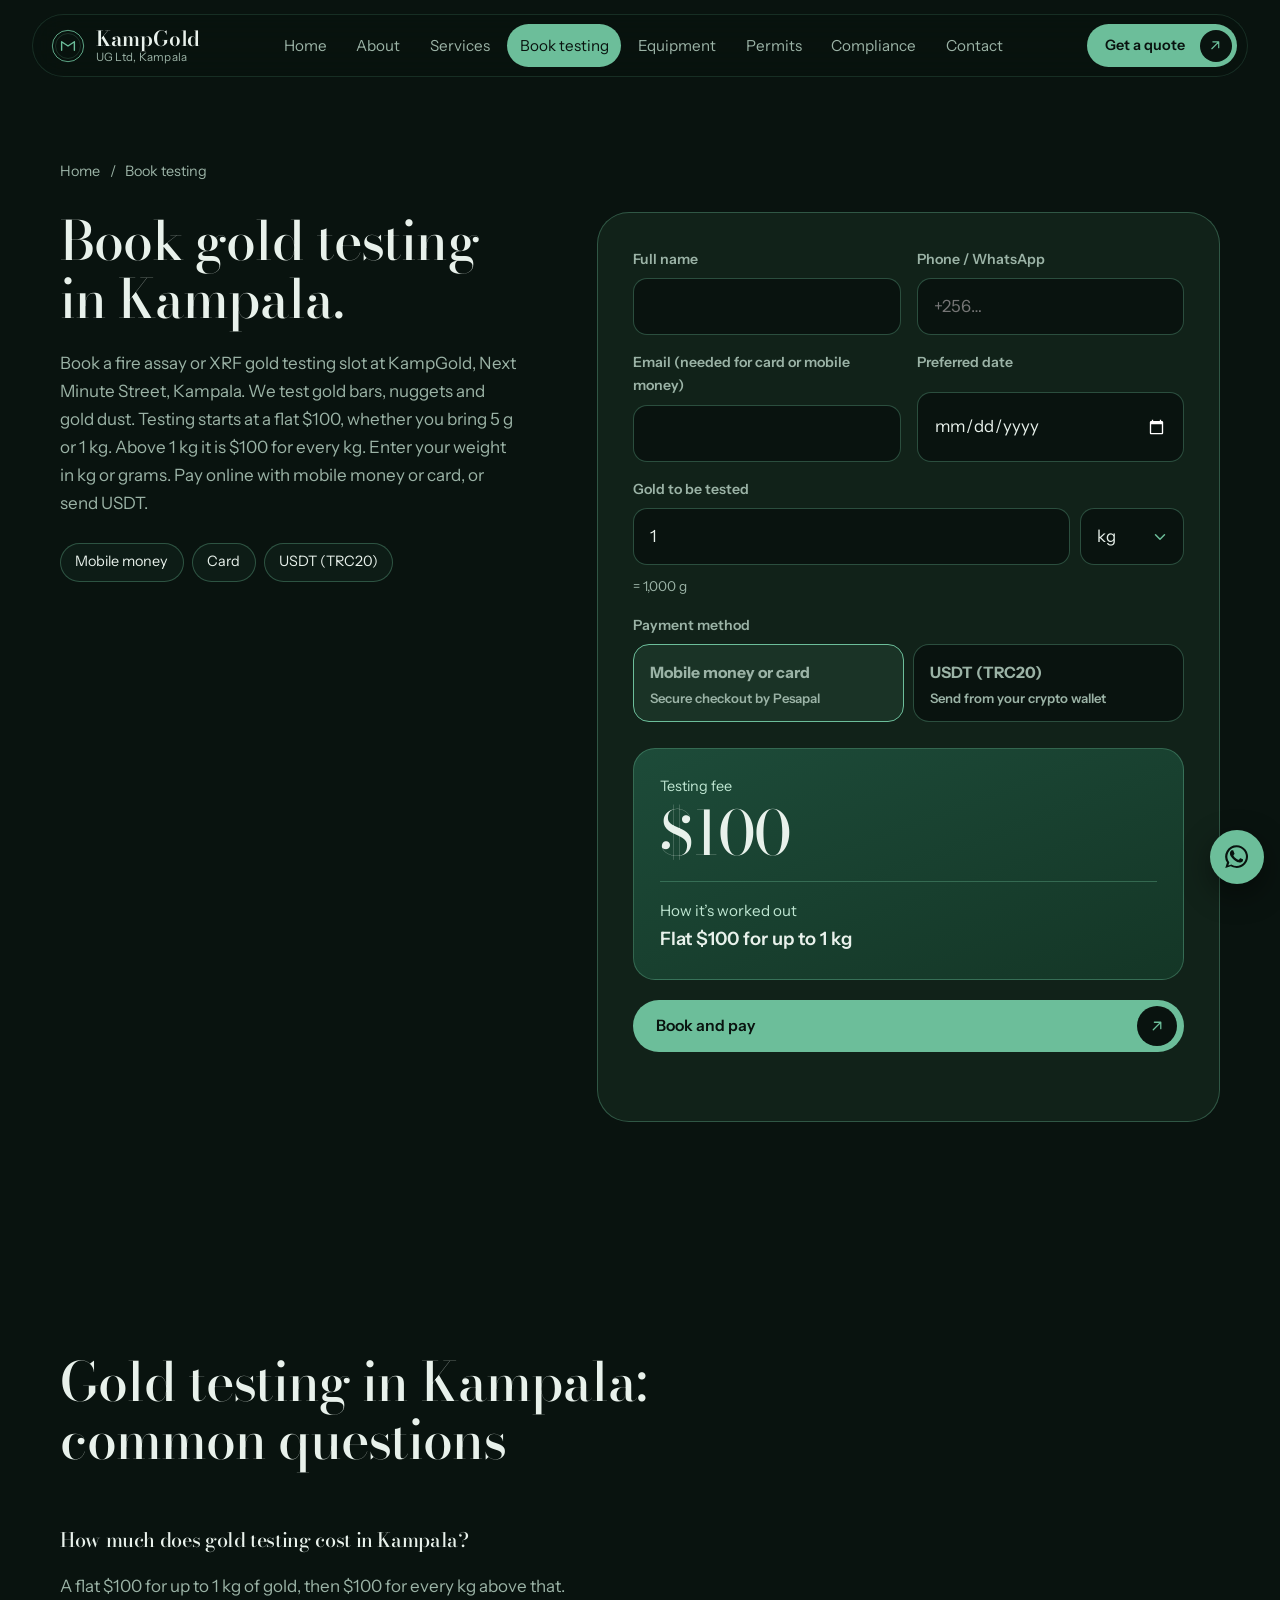
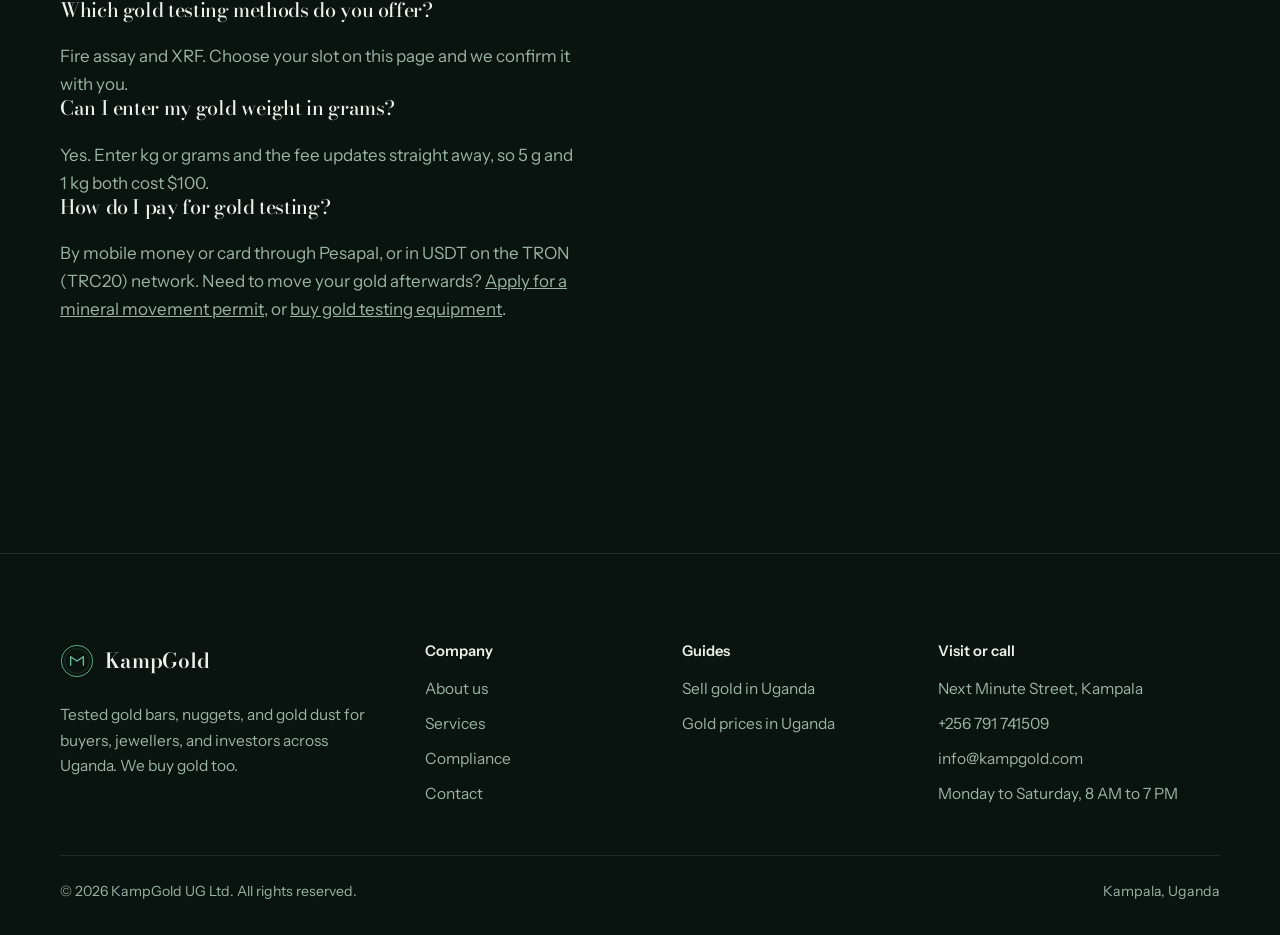
<file: book-testing.html>
<!DOCTYPE html>
<html lang="en">
<head>
<meta charset="UTF-8">
<meta name="viewport" content="width=device-width, initial-scale=1, viewport-fit=cover">
<meta name="theme-color" content="#09130F">
<meta name="color-scheme" content="dark">
<title>Gold Testing in Kampala | Fire Assay &amp; XRF from $100 | KampGold</title>
<meta name="description" content="Gold testing in Kampala, Uganda: fire assay and XRF purity tests for gold bars, nuggets and dust. $100 up to 1 kg, then $100 per kg. Pay by mobile money, card or USDT.">
<meta name="robots" content="index, follow, max-image-preview:large">
<meta property="og:title" content="Gold Testing in Kampala | Fire Assay &amp; XRF from $100 | KampGold">
<meta property="og:site_name" content="KampGold UG Ltd">
<meta property="og:locale" content="en_UG">
<meta property="og:description" content="Gold testing in Kampala, Uganda: fire assay and XRF purity tests for gold bars, nuggets and dust. $100 up to 1 kg, then $100 per kg. Pay by mobile money, card or USDT.">
<meta property="og:type" content="website">
<meta property="og:url" content="https://kampgold.com/book-testing.html">
<meta property="og:image" content="https://kampgold.com/assets/gold-bars-scale.jpg">
<meta name="twitter:card" content="summary_large_image">
<meta name="twitter:title" content="Gold Testing in Kampala | Fire Assay &amp; XRF from $100 | KampGold">
<meta name="twitter:description" content="Gold testing in Kampala, Uganda: fire assay and XRF purity tests for gold bars, nuggets and dust. $100 up to 1 kg, then $100 per kg. Pay by mobile money, card or USDT.">
<link rel="canonical" href="https://kampgold.com/book-testing.html">
<link rel="icon" href="data:image/svg+xml,%3Csvg xmlns='http://www.w3.org/2000/svg' viewBox='0 0 64 64'%3E%3Crect width='64' height='64' rx='14' fill='%2309130F'/%3E%3Ccircle cx='32' cy='32' r='24' fill='none' stroke='%236CBE9A' stroke-width='2'/%3E%3Cpath d='M21 40V24l11 8 11-8v16' fill='none' stroke='%236CBE9A' stroke-width='3.4' stroke-linecap='round' stroke-linejoin='round'/%3E%3C/svg%3E">
<link rel="preload" href="assets/fonts/bodoni-moda-latin-standard-normal.woff2" as="font" type="font/woff2" crossorigin>
<link rel="preload" href="assets/fonts/instrument-sans-latin-wght-normal.woff2" as="font" type="font/woff2" crossorigin>
<script>document.documentElement.classList.add('js')</script>


<link rel="stylesheet" href="assets/services.css">
<script type="application/ld+json">
{"@context":"https://schema.org","@type":"LocalBusiness","@id":"https://kampgold.com/#business","name":"KampGold UG Ltd","url":"https://kampgold.com/","image":"https://kampgold.com/assets/gold-bars-scale.jpg","telephone":"+256791741509","email":"info@kampgold.com","address":{"@type":"PostalAddress","streetAddress":"Next Minute Street","addressLocality":"Kampala","addressCountry":"UG"},"openingHoursSpecification":[{"@type":"OpeningHoursSpecification","dayOfWeek":["Monday","Tuesday","Wednesday","Thursday","Friday","Saturday"],"opens":"08:00","closes":"19:00"}],"areaServed":"Uganda"}
</script>
<script type="application/ld+json">
{"@context":"https://schema.org","@type":"Service","name":"Gold testing in Kampala (fire assay and XRF)","serviceType":"Gold purity testing","provider":{"@id":"https://kampgold.com/#business"},"areaServed":{"@type":"Place","name":"Kampala, Uganda"},"offers":{"@type":"Offer","price":"100","priceCurrency":"USD","description":"Flat $100 up to 1 kg, then $100 per kg"}}
</script>
</head>
<body>
<svg width="0" height="0" style="position:absolute" aria-hidden="true" focusable="false">
<symbol id="i-mark" viewBox="0 0 64 64"><circle cx="32" cy="32" r="29.5" fill="none" stroke="currentColor" stroke-width="1.6"/><circle cx="32" cy="32" r="23.5" fill="none" stroke="currentColor" stroke-width=".7" opacity=".5"/><path d="M20 40V24l12 8 12-8v16" fill="none" stroke="currentColor" stroke-width="2.6" stroke-linecap="round" stroke-linejoin="round"/></symbol>
<symbol id="i-arrow" viewBox="0 0 24 24"><path d="M7 17 17 7M8.5 7H17v8.5"/></symbol>
<symbol id="i-phone" viewBox="0 0 24 24"><path d="M5 4h3l2 5-2.5 1.5a11 11 0 0 0 6 6L15 14l5 2v3a2 2 0 0 1-2 2A16 16 0 0 1 3 6a2 2 0 0 1 2-2z"/></symbol>
<symbol id="i-mail" viewBox="0 0 24 24"><rect x="3" y="5" width="18" height="14" rx="2"/><path d="m3.5 7 8.5 6 8.5-6"/></symbol>
<symbol id="i-pin" viewBox="0 0 24 24"><path d="M12 21s-6.5-5.6-6.5-11a6.5 6.5 0 0 1 13 0c0 5.4-6.5 11-6.5 11z"/><circle cx="12" cy="10" r="2.3"/></symbol>
<symbol id="i-clock" viewBox="0 0 24 24"><circle cx="12" cy="12" r="9"/><path d="M12 7v5l3 2"/></symbol>
<symbol id="i-wa" viewBox="0 0 24 24"><path d="M17.5 14.4c-.3-.1-1.7-.8-1.9-.9-.3-.1-.5-.1-.7.1-.2.3-.7.9-.9 1.1-.2.2-.3.2-.6.1-.3-.1-1.3-.5-2.4-1.5-.9-.8-1.5-1.8-1.7-2.1-.2-.3 0-.5.1-.6.1-.1.3-.3.4-.5.1-.2.2-.3.3-.5.1-.2 0-.4 0-.5-.1-.1-.7-1.6-.9-2.2-.2-.6-.5-.5-.7-.5h-.6c-.2 0-.5.1-.8.4-.3.3-1 1-1 2.4s1 2.8 1.2 3c.1.2 2 3.1 4.9 4.3.7.3 1.2.5 1.6.6.7.2 1.3.2 1.8.1.5-.1 1.7-.7 1.9-1.3.2-.6.2-1.2.2-1.3-.1-.2-.3-.2-.6-.4z"/><path d="M12 2a10 10 0 0 0-8.5 15.3L2 22l4.8-1.5A10 10 0 1 0 12 2zm0 18.2a8.2 8.2 0 0 1-4.2-1.1l-.3-.2-2.8.9.9-2.7-.2-.3A8.2 8.2 0 1 1 12 20.2z"/></symbol>
<symbol id="i-vault" viewBox="0 0 24 24"><rect x="3" y="4" width="18" height="16" rx="2"/><circle cx="12" cy="12" r="3.5"/><path d="M12 8.5v-1M12 16.5v1M8.5 12h-1M16.5 12h1"/></symbol>
<symbol id="i-link" viewBox="0 0 24 24"><circle cx="9" cy="12" r="5"/><circle cx="15" cy="12" r="5"/></symbol>
<symbol id="i-doc" viewBox="0 0 24 24"><path d="M7 3h7l4 4v14H7z"/><path d="M14 3v4h4M10 12h5M10 16h5"/></symbol>
<symbol id="i-chart" viewBox="0 0 24 24"><path d="M4 20V4M4 20h16"/><path d="m7 15 4-4 3 3 5-6"/></symbol>
<symbol id="i-scale" viewBox="0 0 24 24"><path d="M12 4v16M7 20h10M5 7h14"/><path d="M5 7l-2.5 6h5zM19 7l-2.5 6h5z"/></symbol>
<symbol id="i-flask" viewBox="0 0 24 24"><path d="M9 3h6M10 3v6l-5 9a2 2 0 0 0 1.8 3h10.4a2 2 0 0 0 1.8-3l-5-9V3"/><path d="M8 15h8"/></symbol>
<symbol id="i-eye" viewBox="0 0 24 24"><path d="M2 12s3.6-6.5 10-6.5S22 12 22 12s-3.6 6.5-10 6.5S2 12 2 12z"/><circle cx="12" cy="12" r="3"/></symbol>
<symbol id="i-check" viewBox="0 0 24 24"><path d="m5 12.5 4.5 4.5L19 7.5"/></symbol>
</svg>

<a class="skip" href="#main">Skip to content</a>

<header class="site-header">
  <div class="nav-pill">
    <a class="logo" href="index.html" aria-label="KampGold UG Ltd, home">
      <svg class="mark" aria-hidden="true"><use href="#i-mark"/></svg>
      <span><span class="logo__word">KampGold</span><span class="logo__sub">UG Ltd, Kampala</span></span>
    </a>
    <nav class="nav-links" aria-label="Main"><a href="index.html">Home</a><a href="about.html">About</a><a href="services.html">Services</a><a href="book-testing.html" aria-current="page">Book testing</a><a href="equipment.html">Equipment</a><a href="permits.html">Permits</a><a href="compliance.html">Compliance</a><a href="contact.html">Contact</a></nav>
    <a class="btn btn--primary btn--sm nav-cta" href="contact.html"><span>Get a quote</span><span class="btn__icon"><svg class="ic" aria-hidden="true"><use href="#i-arrow"/></svg></span></a>
    <button class="menu-btn" id="menuBtn" type="button" aria-expanded="false" aria-controls="menu" aria-label="Open menu"><span></span><span></span></button>
  </div>
</header>
<div class="menu" id="menu">
  <nav aria-label="Mobile"><a class="menu__link" href="index.html">Home</a><a class="menu__link" href="about.html">About</a><a class="menu__link" href="services.html">Services</a><a class="menu__link" href="book-testing.html">Book testing</a><a class="menu__link" href="equipment.html">Equipment</a><a class="menu__link" href="permits.html">Permits</a><a class="menu__link" href="compliance.html">Compliance</a><a class="menu__link" href="contact.html">Contact</a></nav>
  <div class="menu__foot">
    <a href="tel:+256791741509">+256 791 741509</a>
    <a href="mailto:info@kampgold.com">info@kampgold.com</a>
    <span>Monday to Saturday, 8&nbsp;AM to 7&nbsp;PM</span>
  </div>
</div>

<main id="main">

<!-- ================= BOOK TESTING APPOINTMENT ================= -->
<section class="section" id="book" style="padding-top:clamp(8rem,13vw,10rem)">
  <div class="wrap"><nav class="crumbs" aria-label="Breadcrumb"><a href="index.html">Home</a><span aria-hidden="true">/</span><span aria-current="page">Book testing</span></nav><div class="calc-grid">
    <div>
      <h1 class="h2">Book gold testing in Kampala.</h1>
      <p class="panel__body">Book a fire assay or XRF gold testing slot at KampGold, Next Minute Street, Kampala. We test gold bars, nuggets and gold dust. Testing starts at a flat $100, whether you bring 5&nbsp;g or 1&nbsp;kg. Above 1&nbsp;kg it is $100 for every kg. Enter your weight in kg or grams. Pay online with mobile money or card, or send USDT.</p>
      <ul class="chips" style="margin-top:1.6rem"><li class="chip">Mobile money</li><li class="chip">Card</li><li class="chip">USDT (TRC20)</li></ul>
    </div>
    <div class="calc">
      <form id="bookForm" novalidate>
        <div class="fields">
          <div class="field"><label for="bName">Full name</label><input id="bName" autocomplete="name" required></div>
          <div class="field"><label for="bPhone">Phone / WhatsApp</label><input id="bPhone" type="tel" autocomplete="tel" placeholder="+256…" required></div>
          <div class="field"><label for="bEmail">Email (needed for card or mobile money)</label><input id="bEmail" type="email" autocomplete="email"></div>
          <div class="field"><label for="bDate">Preferred date</label><input id="bDate" type="date"></div>
          <div class="field field--wide"><label for="bKg">Gold to be tested</label><div class="price-row"><input id="bKg" type="number" inputmode="decimal" min="0" step="any" value="1" placeholder="e.g. 3"><select id="bUnit" aria-label="Unit"><option value="kg" selected>kg</option><option value="g">grams</option></select></div><p class="fine" id="bHint" style="margin-top:.2rem"></p></div>
          <div class="field field--wide"><label>Payment method</label>
            <div class="pay">
              <label><input type="radio" name="bPay" value="pesapal" checked><strong>Mobile money or card</strong><span>Secure checkout by Pesapal</span></label>
              <label><input type="radio" name="bPay" value="usdt_trc20"><strong>USDT (TRC20)</strong><span>Send from your crypto wallet</span></label>
            </div>
          </div>
        </div>
        <div class="result" aria-live="polite">
          <div class="result__label">Testing fee</div>
          <div class="result__big" id="bFee">$100</div>
          <div class="result__sub"><div><span>How it’s worked out</span><b id="bNote">Flat $100 for up to 1&nbsp;kg</b></div></div>
        </div>
        <button class="btn btn--primary book-btn" id="bGo" type="submit"><span id="bGoTxt">Book and pay</span><span class="btn__icon"><svg class="ic" aria-hidden="true"><use href="#i-arrow"/></svg></span></button>
        <p class="msg" id="bMsg" role="alert"></p>
      </form>
      <div class="usdt" id="usdtBox" hidden>
        <h3>Pay with USDT (TRC20)</h3>
        <p class="fine" style="margin-top:.4rem">Booking reference <b id="uRef"></b></p>
        <ol>
          <li>Send exactly <b id="uAmt"></b> USDT to the address below.</li>
          <li>Use the <b>TRON (TRC20)</b> network only. Funds sent on any other network are lost.</li>
          <li>Send us the transaction hash with your booking reference on WhatsApp. We confirm your slot once the payment shows on the blockchain.</li>
        </ol>
        <div class="addr"><code id="uAddr"></code><button type="button" id="uCopy">Copy</button></div>
        <p style="margin-top:1.2rem"><a class="btn btn--ghost" id="uWa" href="#" target="_blank" rel="noopener noreferrer">Send transaction hash on WhatsApp</a></p>
      </div>
    </div>
  </div></div>
</section>

<section class="section" id="faq"><div class="wrap">
<div class="sec-head"><h2 class="h2">Gold testing in Kampala: common questions</h2></div>
<h3>How much does gold testing cost in Kampala?</h3>
<p class="panel__body">A flat $100 for up to 1&nbsp;kg of gold, then $100 for every kg above that.</p>
<h3>Which gold testing methods do you offer?</h3>
<p class="panel__body">Fire assay and XRF. Choose your slot on this page and we confirm it with you.</p>
<h3>Can I enter my gold weight in grams?</h3>
<p class="panel__body">Yes. Enter kg or grams and the fee updates straight away, so 5&nbsp;g and 1&nbsp;kg both cost $100.</p>
<h3>How do I pay for gold testing?</h3>
<p class="panel__body">By mobile money or card through Pesapal, or in USDT on the TRON (TRC20) network. Need to move your gold afterwards? <a href="permits.html">Apply for a mineral movement permit</a>, or <a href="equipment.html">buy gold testing equipment</a>.</p>
</div></section>

</main>

<a class="float-wa" href="https://wa.me/256791741509" target="_blank" rel="noopener noreferrer" aria-label="Chat on WhatsApp"><svg class="ic ic--fill" aria-hidden="true"><use href="#i-wa"/></svg></a>

<footer class="site-footer">
  <div class="wrap">
    <div class="footer-grid">
      <div class="footer-brand">
        <a class="logo" href="index.html" aria-label="KampGold UG Ltd, home"><svg class="mark" aria-hidden="true"><use href="#i-mark"/></svg><span class="logo__word">KampGold</span></a>
        <p class="footer-desc">Tested gold bars, nuggets, and gold dust for buyers, jewellers, and investors across Uganda. We buy gold too.</p>
      </div>
      <div class="footer-col">
        <h2>Company</h2>
        <a href="about.html">About us</a>
        <a href="services.html">Services</a>
        <a href="compliance.html">Compliance</a>
        <a href="contact.html">Contact</a>
      </div>
      <div class="footer-col">
        <h2>Guides</h2>
        <a href="sell-gold-uganda.html">Sell gold in Uganda</a>
        <a href="gold-prices-uganda.html">Gold prices in Uganda</a>
      </div>
      <div class="footer-col">
        <h2>Visit or call</h2>
        <a href="contact.html">Next Minute Street, Kampala</a>
        <a href="tel:+256791741509">+256 791 741509</a>
        <a href="mailto:info@kampgold.com">info@kampgold.com</a>
        <p>Monday to Saturday, 8&nbsp;AM to 7&nbsp;PM</p>
      </div>
    </div>
    <div class="footer-bottom"><span>© 2026 KampGold UG Ltd. All rights reserved.</span><span>Kampala, Uganda</span></div>
  </div>
</footer>

<script>
(function(){
  var $=function(s,c){return (c||document).querySelector(s)};
  var reduce=window.matchMedia('(prefers-reduced-motion: reduce)').matches;
  var USDT_ADDR='TKhVQX1Nr8AqxNDLH4nyE8exWcwEpLBMYF', WA='256791741509';
  var FALLBACK_EMAIL='makasijohn82@gmail.com';

  /* mobile menu */
  var mb=$('#menuBtn'),menu=$('#menu');
  function setMenu(o){mb.setAttribute('aria-expanded',o);mb.setAttribute('aria-label',o?'Close menu':'Open menu');document.body.classList.toggle('menu-open',o)}
  mb.addEventListener('click',function(){setMenu(mb.getAttribute('aria-expanded')!=='true')});
  menu.querySelectorAll('a').forEach(function(a){a.addEventListener('click',function(){setMenu(false)})});
  document.addEventListener('keydown',function(e){if(e.key==='Escape')setMenu(false)});

  /* testing appointment booking */
  var BOOK_API='https://api.openbrokka.com/api/kampgold/orders'; /* confirm this endpoint */
  var RATE=100;
  var bf=$('#bookForm'),bKg=$('#bKg'),bFee=$('#bFee'),bMsg=$('#bMsg'),bGo=$('#bGo'),bTxt=$('#bGoTxt');
  var bd=$('#bDate'); if(bd){bd.min=new Date().toISOString().slice(0,10)}
  function fee(kg){return Math.round(Math.max(1,kg)*RATE*100)/100}
  function money(n){return '$'+n.toLocaleString('en-US',{minimumFractionDigits:n%1?2:0,maximumFractionDigits:2})}
  var bU=$('#bUnit'),bH=$('#bHint');
  function getKg(){var v=parseFloat(bKg.value);return bU.value==='g'?v/1000:v}
  function num(n,d){return n.toLocaleString('en-US',{maximumFractionDigits:d})}
  function showFee(){
    var kg=getKg(),n=$('#bNote');
    bFee.textContent=kg>0?money(fee(kg)):'—';
    if(n)n.textContent=kg>1?'$100 for every 1 kg':'Flat $100 for up to 1 kg';
    bH.textContent=kg>0?('= '+(bU.value==='g'?num(kg,3)+' kg':num(kg*1000,1)+' g')):'';
  }
  bKg.addEventListener('input',showFee);
  bU.addEventListener('change',function(){var v=parseFloat(bKg.value);if(v>0){bKg.value=bU.value==='g'?+(v*1000).toFixed(3):+(v/1000).toFixed(6)}showFee()});
  showFee();
  bf.addEventListener('submit',function(e){
    e.preventDefault();bMsg.textContent='';
    var kg=getKg(),name=$('#bName').value.trim(),phone=$('#bPhone').value.trim();
    var method=bf.querySelector('input[name=bPay]:checked').value;
    if(!name||!phone){bMsg.textContent='Please enter your name and phone number.';return}
    /* email never blocks a booking: if it is empty or invalid for Pesapal, the fallback is sent */
    var em=$('#bEmail').value.trim();
    var emailOk=/^[^\s@]+@[^\s@]+\.[^\s@]+$/.test(em);
    var sendEmail=(method==='pesapal'&&!emailOk)?FALLBACK_EMAIL:em;
    if(!(kg>0)){bMsg.textContent='Please enter the amount of gold.';return}
    bGo.disabled=true;bTxt.textContent='Please wait…';
    fetch(BOOK_API,{method:'POST',headers:{'Content-Type':'application/json'},body:JSON.stringify({name:name,phone:phone,email:sendEmail,preferred_date:bd.value||null,kg:kg,method:method})})
    .then(function(r){return r.json().then(function(d){if(!r.ok)throw new Error(d&&d.error||'failed');return d})})
    .then(function(d){
      if(method==='pesapal'){if(!d.redirect_url)throw new Error('no link');window.location.href=d.redirect_url;return}
      $('#uRef').textContent=d.order_ref;$('#uAmt').textContent=Number(d.amount_usd).toFixed(2);$('#uAddr').textContent=USDT_ADDR;
      $('#uWa').href='https://wa.me/'+WA+'?text='+encodeURIComponent('Hello KampGold, I paid '+Number(d.amount_usd).toFixed(2)+' USDT (TRC20) for testing booking '+d.order_ref+'. Transaction hash: ');
      var box=$('#usdtBox');box.hidden=false;box.scrollIntoView({behavior:reduce?'auto':'smooth',block:'nearest'});
      bGo.disabled=false;bTxt.textContent='Book and pay';
    })
    .catch(function(){bMsg.textContent='We couldn’t complete your booking. Please try again or message us on WhatsApp.';bGo.disabled=false;bTxt.textContent='Book and pay'});
  });
  $('#uCopy').addEventListener('click',function(){var b=this;(navigator.clipboard?navigator.clipboard.writeText(USDT_ADDR):Promise.reject()).then(function(){b.textContent='Copied'},function(){b.textContent='Select and copy'});setTimeout(function(){b.textContent='Copy'},2000)});

})();
</script>
</body>
</html>
</file>
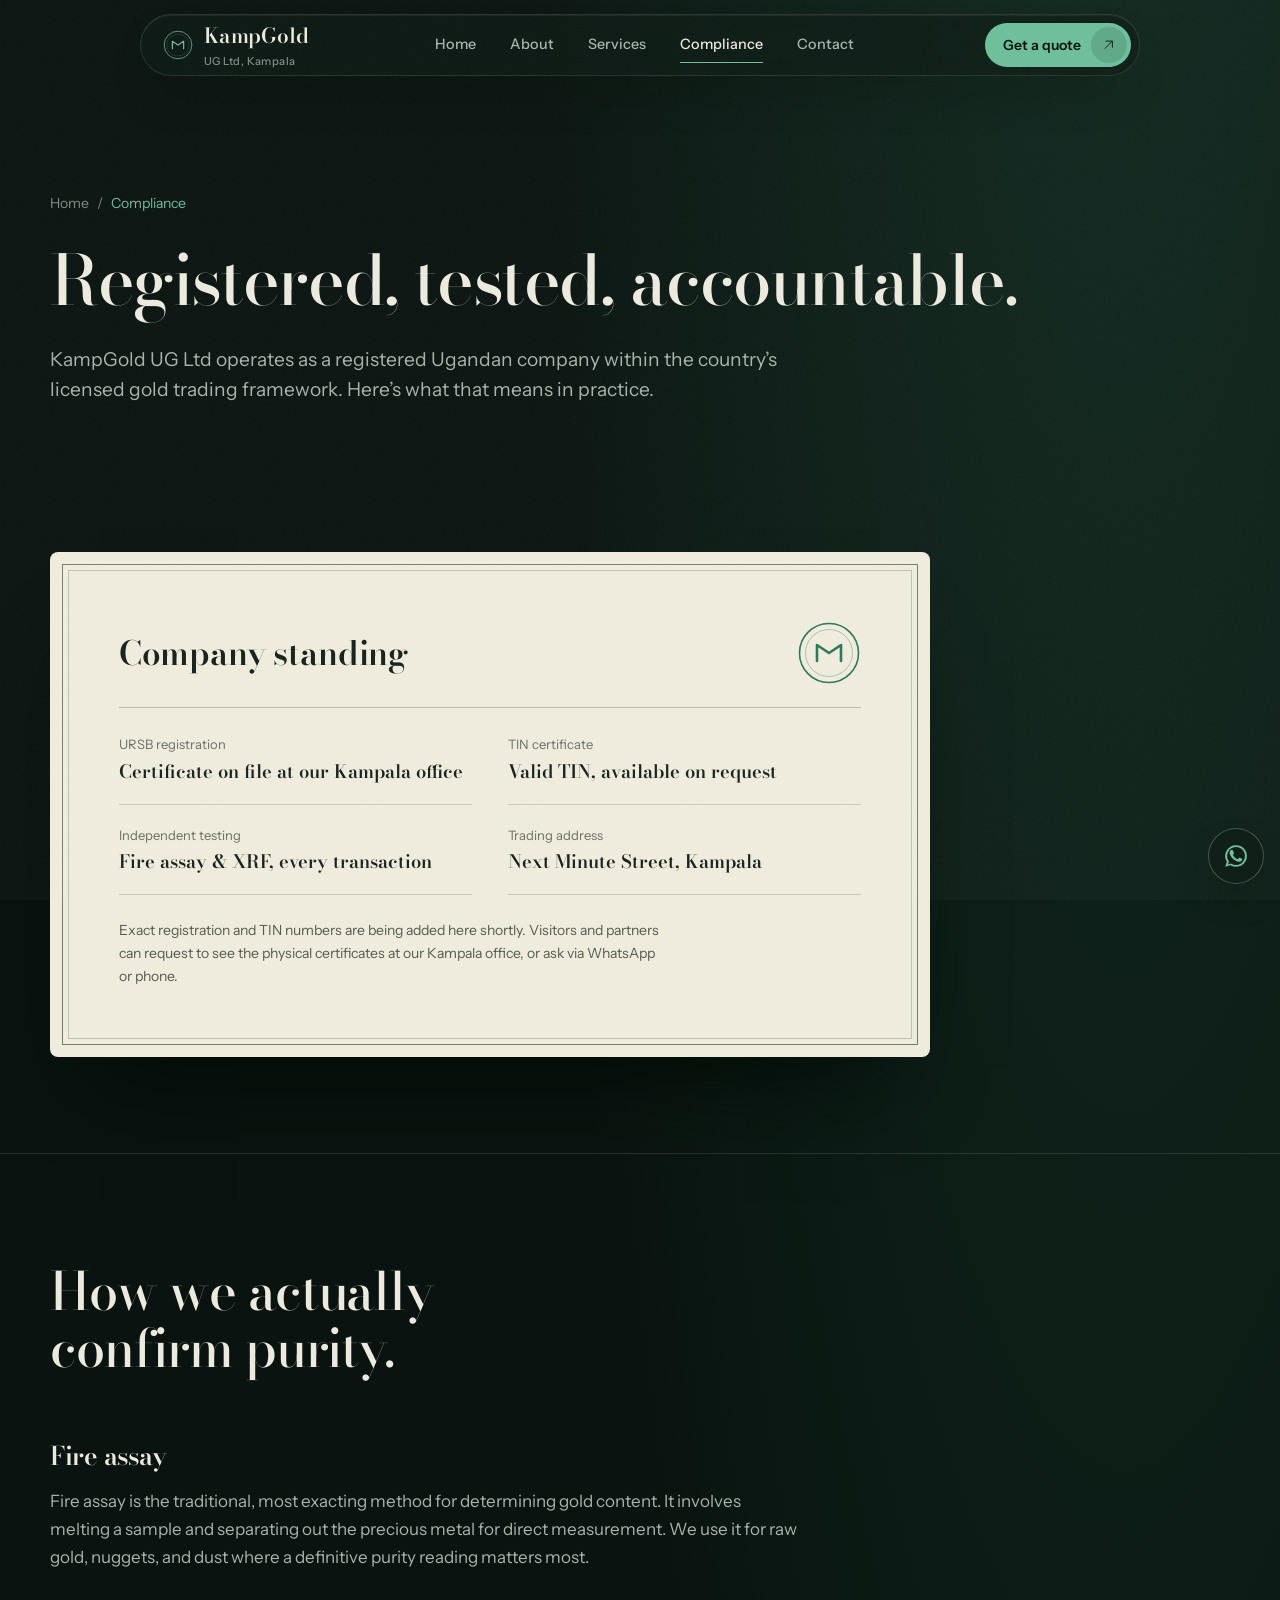
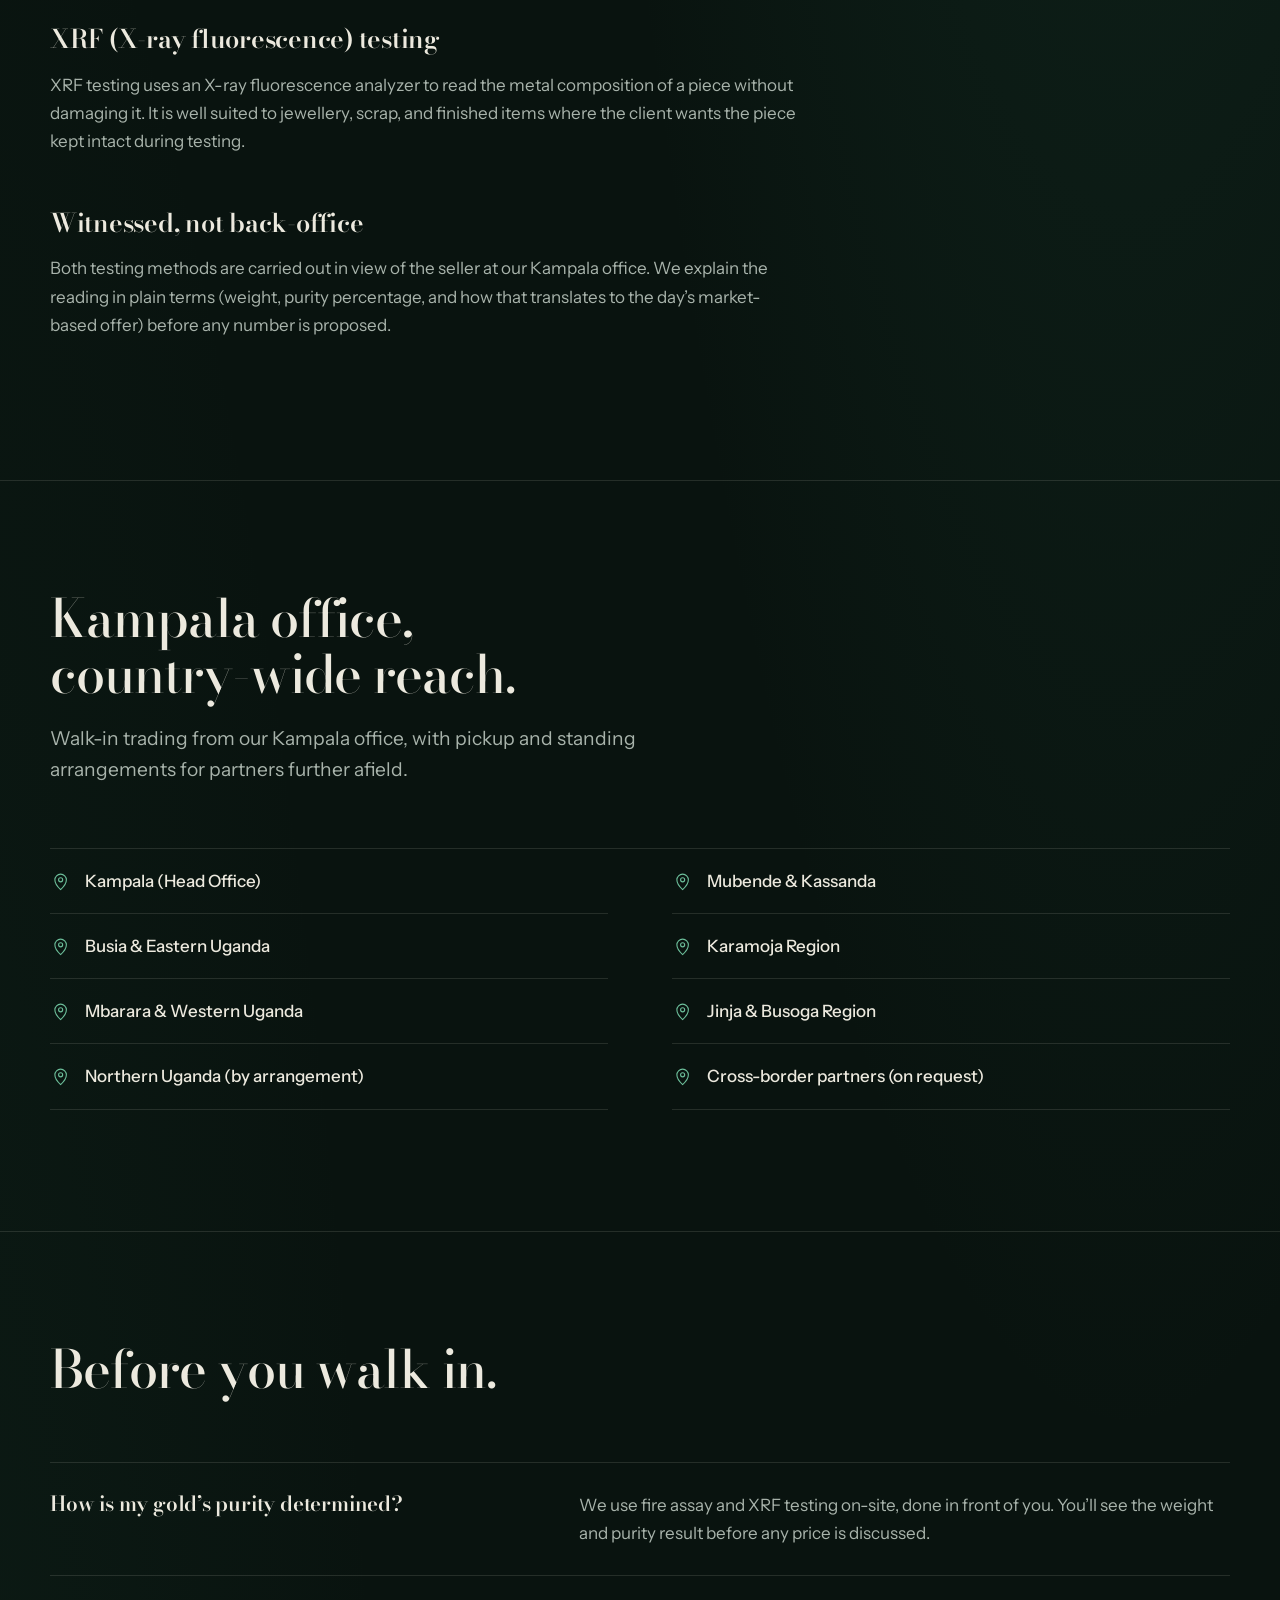
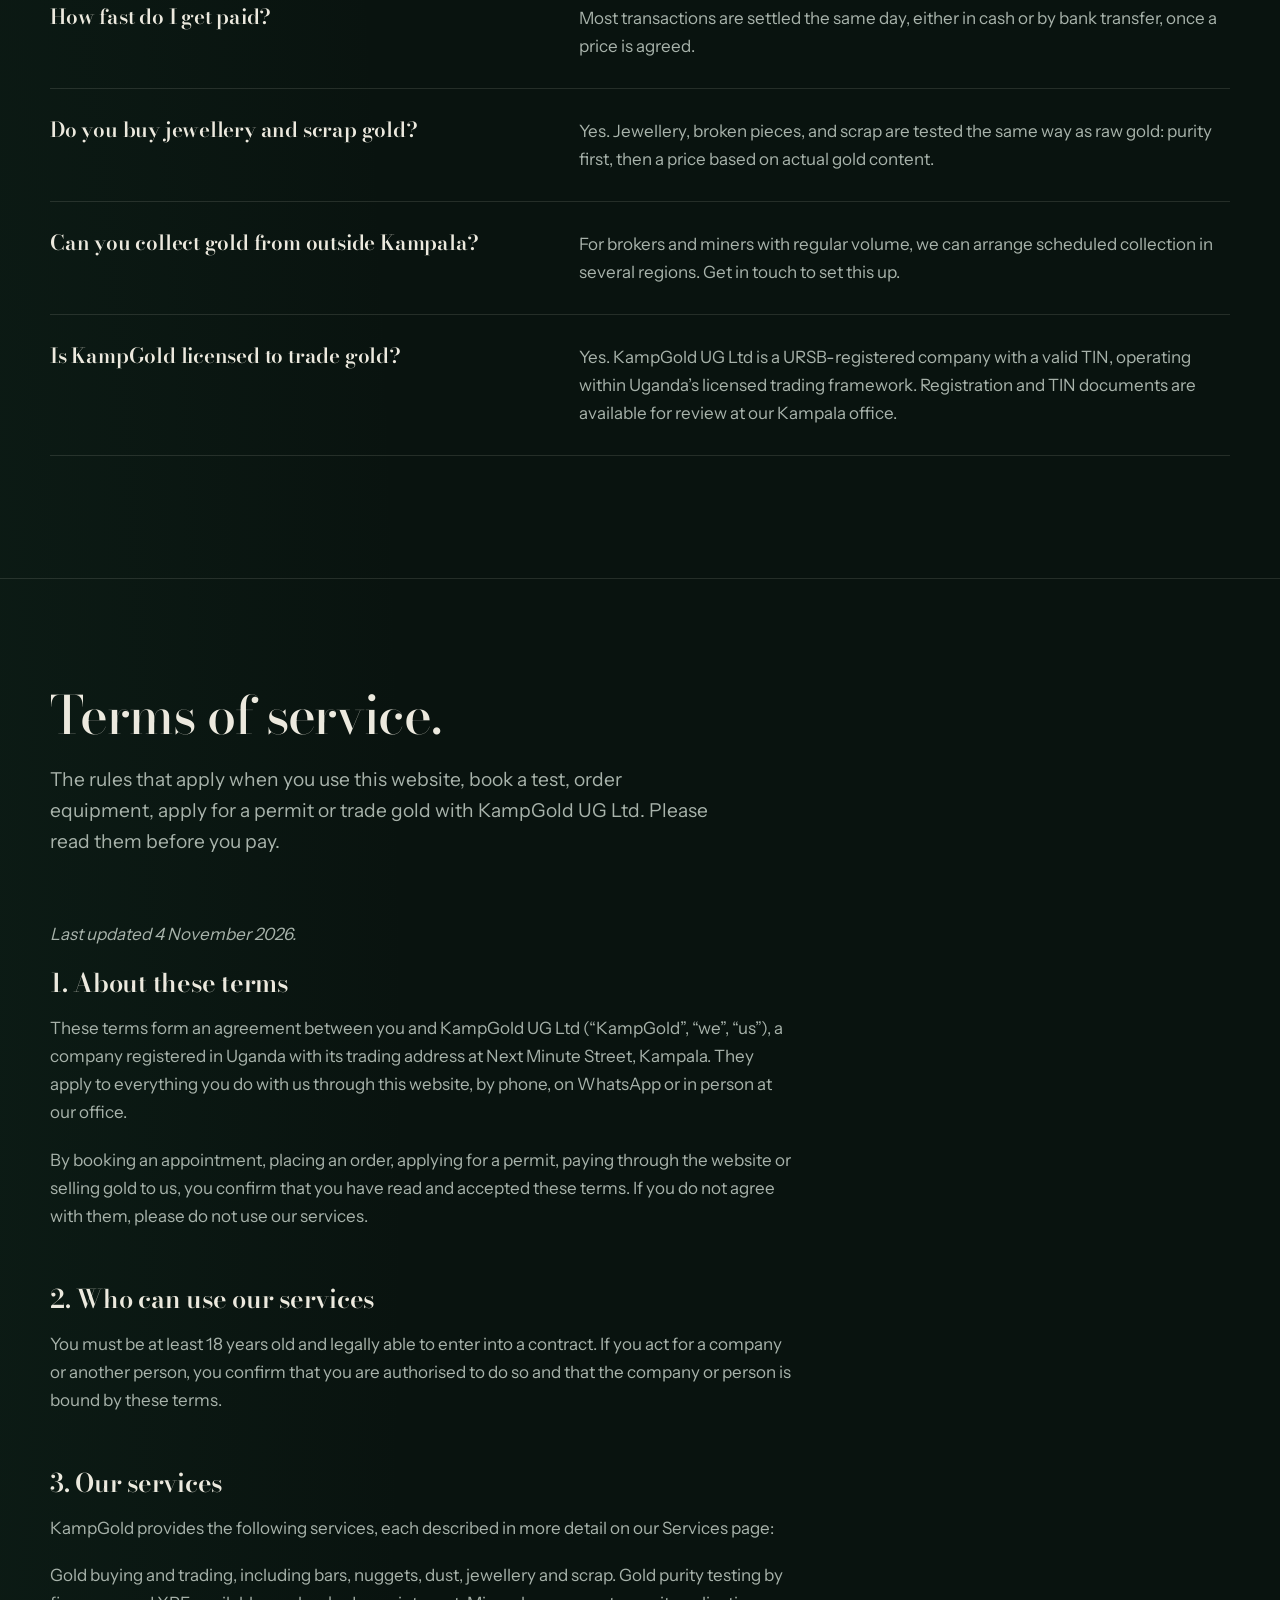
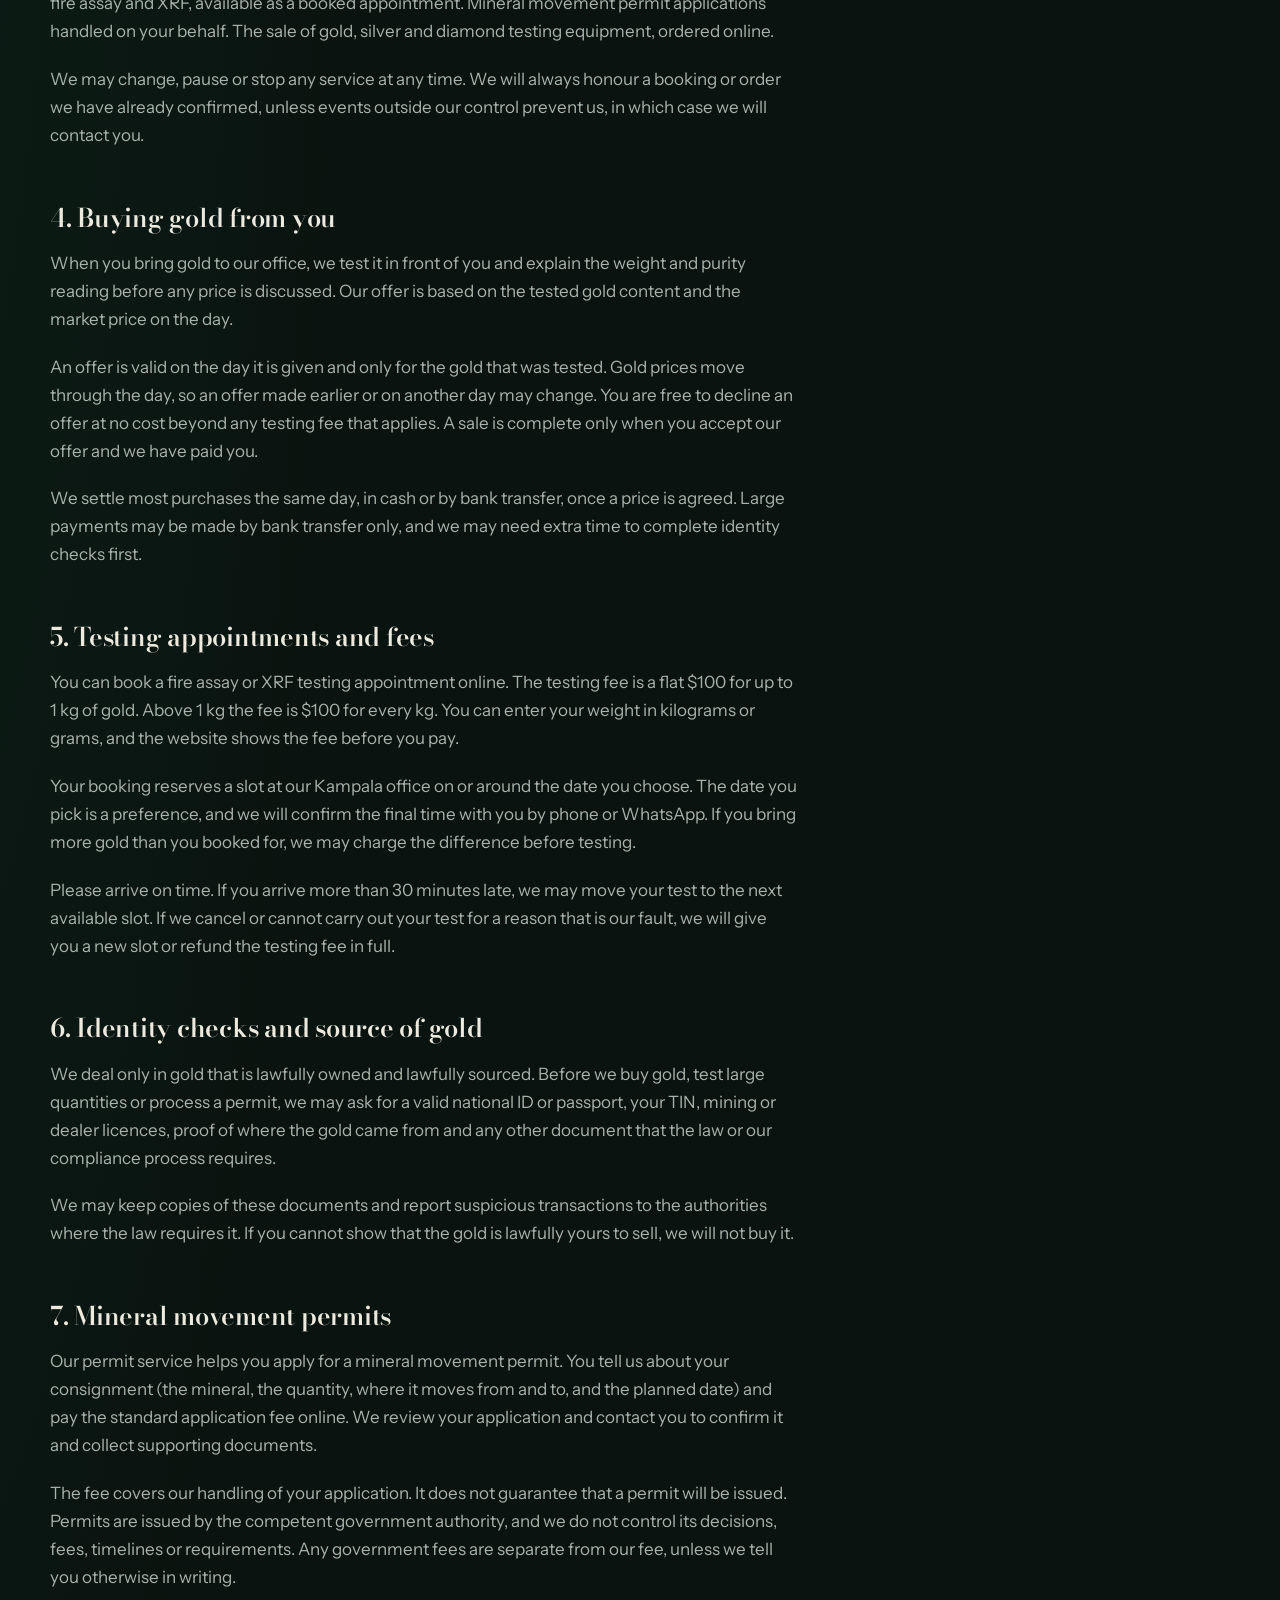
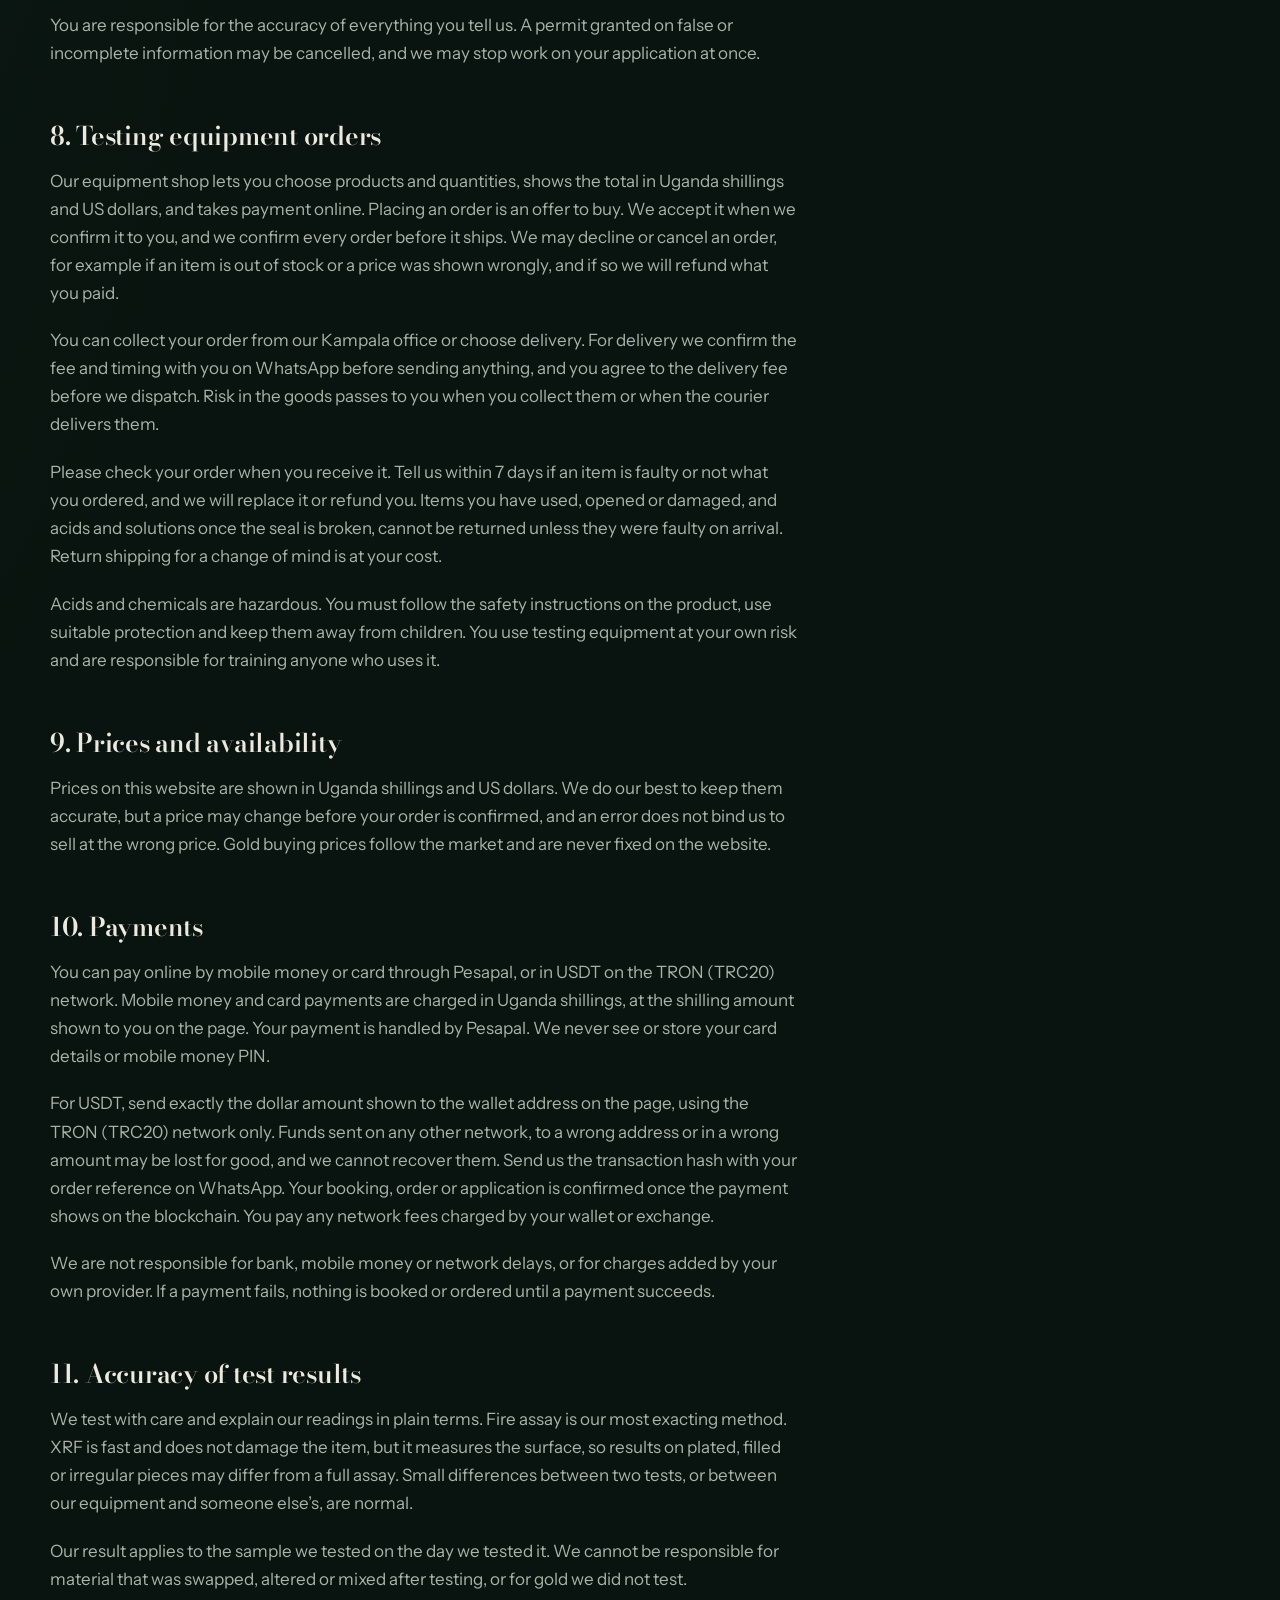
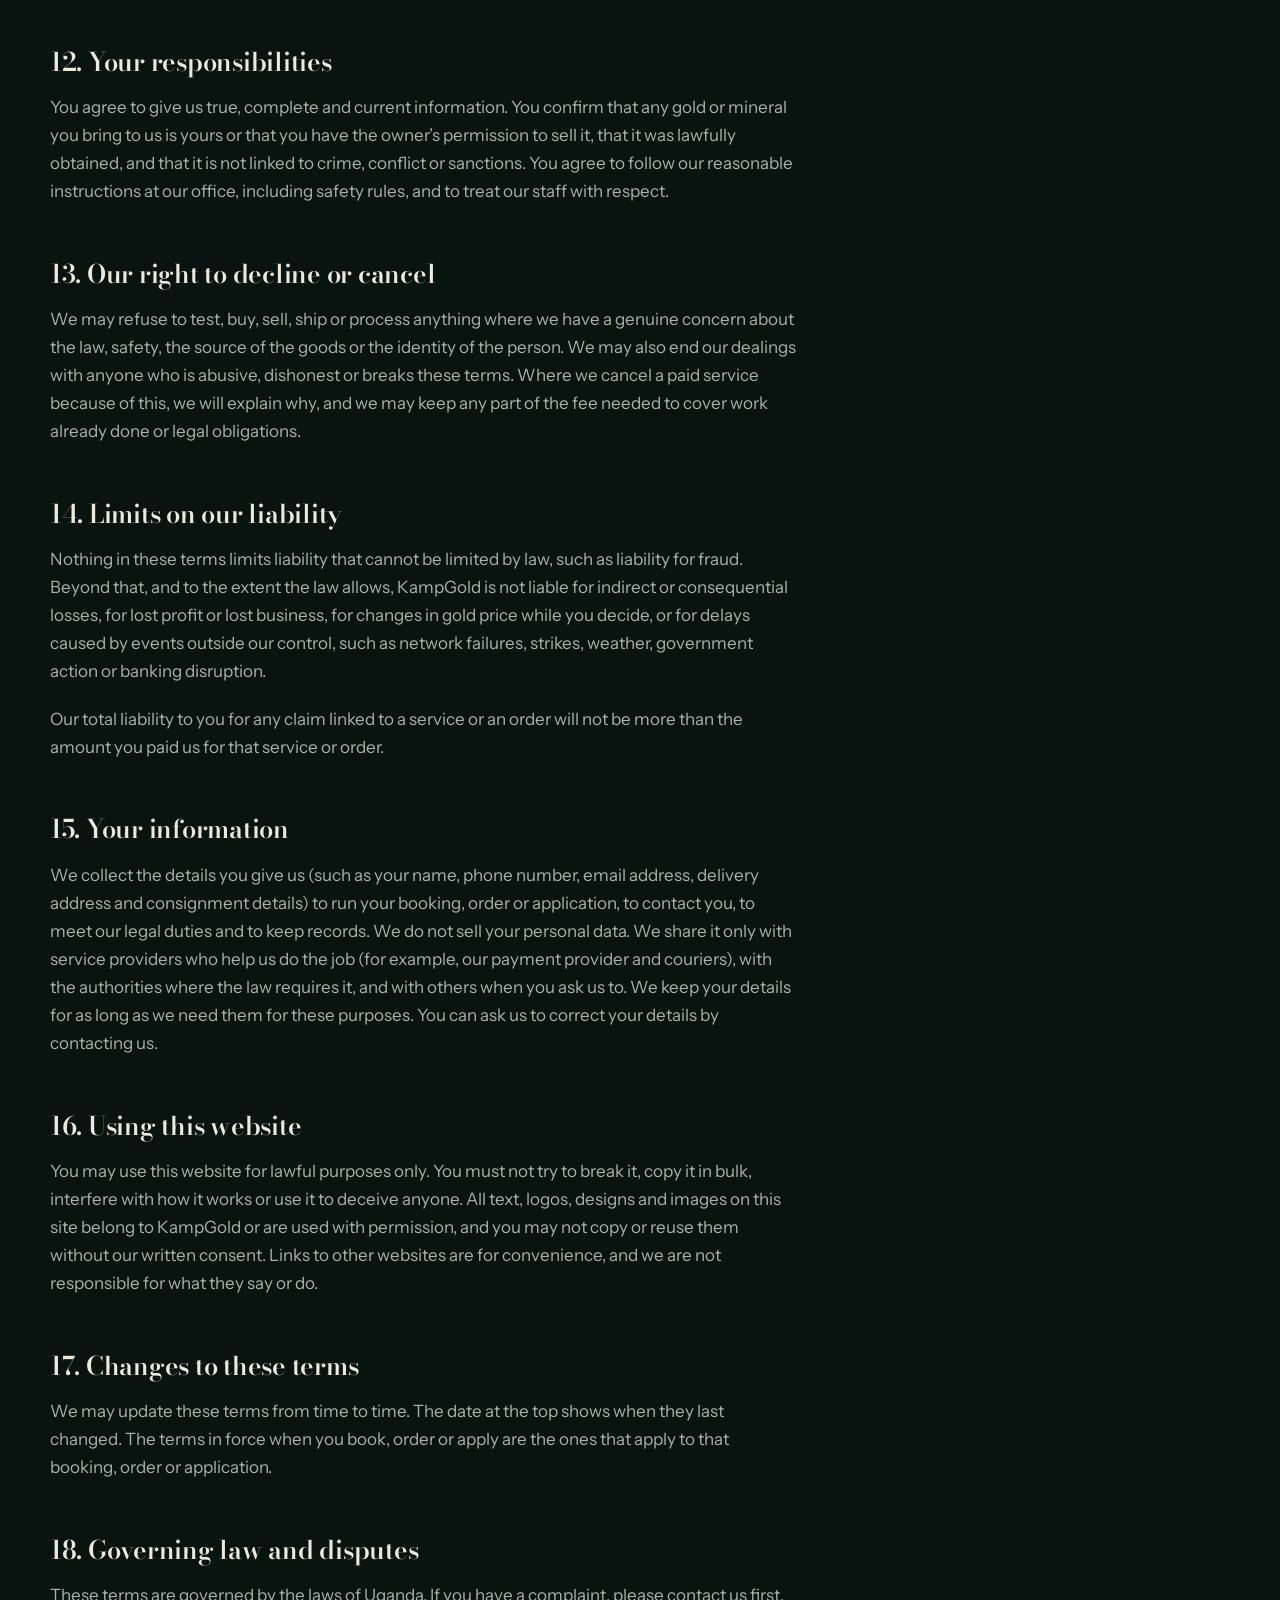
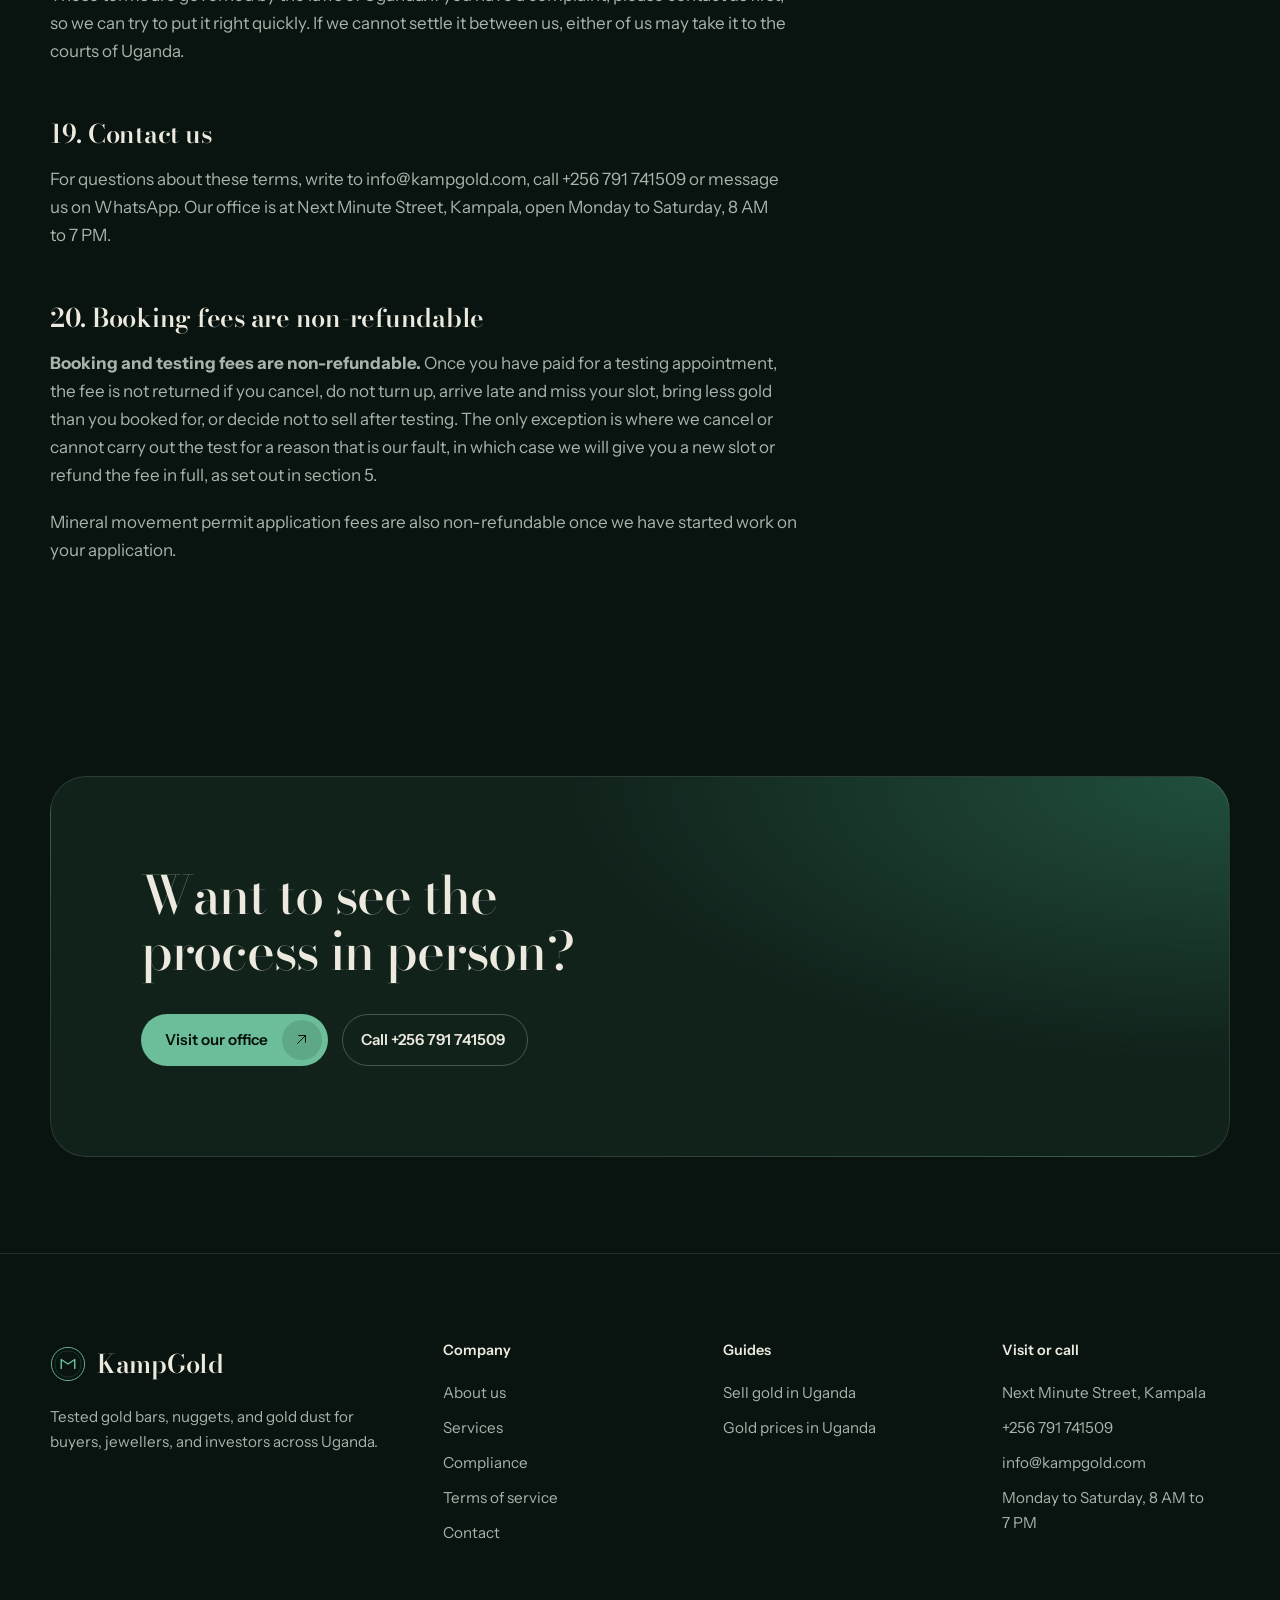
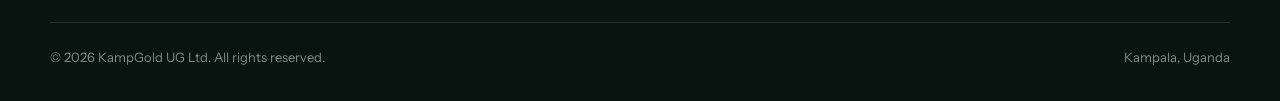
<file: compliance.html>
<!DOCTYPE html>
<html lang="en">
<head>
<meta charset="UTF-8">
<meta name="viewport" content="width=device-width, initial-scale=1, viewport-fit=cover">
<meta name="theme-color" content="#09130F">
<meta name="color-scheme" content="dark">
<title>Compliance, Licensing & Testing Standards — KampGold UG Ltd, Kampala</title>
<meta name="description" content="KampGold UG Ltd is a URSB-registered gold trading company in Uganda. Learn about our fire assay and XRF purity testing methodology, licensing, compliance framework and terms of service.">
<meta property="og:title" content="Compliance, Licensing & Testing Standards — KampGold UG Ltd, Kampala">
<meta property="og:description" content="KampGold UG Ltd is a URSB-registered gold trading company in Uganda. Learn about our fire assay and XRF purity testing methodology, licensing, compliance framework and terms of service.">
<meta property="og:type" content="website">
<meta property="og:url" content="https://kampgold.com/compliance.html">
<meta property="og:image" content="https://kampgold.com/assets/gold-bars-scale.jpg">
<meta name="twitter:card" content="summary_large_image">
<link rel="canonical" href="https://kampgold.com/compliance.html">
<link rel="icon" href="data:image/svg+xml,%3Csvg xmlns='http://www.w3.org/2000/svg' viewBox='0 0 64 64'%3E%3Crect width='64' height='64' rx='14' fill='%2309130F'/%3E%3Ccircle cx='32' cy='32' r='24' fill='none' stroke='%236CBE9A' stroke-width='2'/%3E%3Cpath d='M21 40V24l11 8 11-8v16' fill='none' stroke='%236CBE9A' stroke-width='3.4' stroke-linecap='round' stroke-linejoin='round'/%3E%3C/svg%3E">
<link rel="preload" href="assets/fonts/bodoni-moda-latin-standard-normal.woff2" as="font" type="font/woff2" crossorigin>
<link rel="preload" href="assets/fonts/instrument-sans-latin-wght-normal.woff2" as="font" type="font/woff2" crossorigin>
<script>document.documentElement.classList.add('js')</script>
<link rel="stylesheet" href="assets/style.css">

</head>
<body>
<svg width="0" height="0" style="position:absolute" aria-hidden="true" focusable="false">
<symbol id="i-mark" viewBox="0 0 64 64"><circle cx="32" cy="32" r="29.5" fill="none" stroke="currentColor" stroke-width="1.6"/><circle cx="32" cy="32" r="23.5" fill="none" stroke="currentColor" stroke-width=".7" opacity=".5"/><path d="M20 40V24l12 8 12-8v16" fill="none" stroke="currentColor" stroke-width="2.6" stroke-linecap="round" stroke-linejoin="round"/></symbol>
<symbol id="i-arrow" viewBox="0 0 24 24"><path d="M7 17 17 7M8.5 7H17v8.5"/></symbol>
<symbol id="i-phone" viewBox="0 0 24 24"><path d="M5 4h3l2 5-2.5 1.5a11 11 0 0 0 6 6L15 14l5 2v3a2 2 0 0 1-2 2A16 16 0 0 1 3 6a2 2 0 0 1 2-2z"/></symbol>
<symbol id="i-mail" viewBox="0 0 24 24"><rect x="3" y="5" width="18" height="14" rx="2"/><path d="m3.5 7 8.5 6 8.5-6"/></symbol>
<symbol id="i-pin" viewBox="0 0 24 24"><path d="M12 21s-6.5-5.6-6.5-11a6.5 6.5 0 0 1 13 0c0 5.4-6.5 11-6.5 11z"/><circle cx="12" cy="10" r="2.3"/></symbol>
<symbol id="i-clock" viewBox="0 0 24 24"><circle cx="12" cy="12" r="9"/><path d="M12 7v5l3 2"/></symbol>
<symbol id="i-wa" viewBox="0 0 24 24"><path d="M17.5 14.4c-.3-.1-1.7-.8-1.9-.9-.3-.1-.5-.1-.7.1-.2.3-.7.9-.9 1.1-.2.2-.3.2-.6.1-.3-.1-1.3-.5-2.4-1.5-.9-.8-1.5-1.8-1.7-2.1-.2-.3 0-.5.1-.6.1-.1.3-.3.4-.5.1-.2.2-.3.3-.5.1-.2 0-.4 0-.5-.1-.1-.7-1.6-.9-2.2-.2-.6-.5-.5-.7-.5h-.6c-.2 0-.5.1-.8.4-.3.3-1 1-1 2.4s1 2.8 1.2 3c.1.2 2 3.1 4.9 4.3.7.3 1.2.5 1.6.6.7.2 1.3.2 1.8.1.5-.1 1.7-.7 1.9-1.3.2-.6.2-1.2.2-1.3-.1-.2-.3-.2-.6-.4z"/><path d="M12 2a10 10 0 0 0-8.5 15.3L2 22l4.8-1.5A10 10 0 1 0 12 2zm0 18.2a8.2 8.2 0 0 1-4.2-1.1l-.3-.2-2.8.9.9-2.7-.2-.3A8.2 8.2 0 1 1 12 20.2z"/></symbol>
</svg>
<a class="skip" href="#main">Skip to content</a>
<header class="site-header">
  <div class="nav-pill">
    <a class="logo" href="index.html" aria-label="KampGold UG Ltd, home">
      <svg class="mark" aria-hidden="true"><use href="#i-mark"/></svg>
      <span><span class="logo__word">KampGold</span><span class="logo__sub">UG Ltd, Kampala</span></span>
    </a>
    <nav class="nav-links" aria-label="Main"><a href="index.html">Home</a><a href="about.html">About</a><a href="services.html">Services</a><a href="compliance.html" aria-current="page">Compliance</a><a href="contact.html">Contact</a></nav>
    <a class="btn btn--primary btn--sm nav-cta" href="contact.html"><span>Get a quote</span><span class="btn__icon"><svg class="ic" aria-hidden="true"><use href="#i-arrow"/></svg></span></a>
    <button class="menu-btn" id="menuBtn" type="button" aria-expanded="false" aria-controls="menu" aria-label="Open menu"><span></span><span></span></button>
  </div>
</header>
<div class="menu" id="menu">
  <nav aria-label="Mobile"><a class="menu__link" style="--i:0" href="index.html">Home</a><a class="menu__link" style="--i:1" href="about.html">About</a><a class="menu__link" style="--i:2" href="services.html">Services</a><a class="menu__link" style="--i:3" href="compliance.html">Compliance</a><a class="menu__link" style="--i:4" href="contact.html">Contact</a></nav>
  <div class="menu__foot">
    <a href="tel:+256791741509">+256 791 741509</a>
    <a href="mailto:info@kampgold.com">info@kampgold.com</a>
    <span>Monday to Saturday, 8&nbsp;AM to 7&nbsp;PM</span>
  </div>
</div>
<main id="main">
<section class="page-hero">
  <div class="wrap">
    <nav class="crumbs" aria-label="Breadcrumb"><a href="index.html">Home</a><span aria-hidden="true">/</span><span aria-current="page">Compliance</span></nav>
    <h1 class="title">Registered, tested, accountable.</h1>
    <p class="lead">KampGold UG Ltd operates as a registered Ugandan company within the country’s licensed gold trading framework. Here’s what that means in practice.</p>
  </div>
</section>

<section class="section--tight">
  <div class="wrap">
    <div class="cert" data-reveal>
      <div class="cert__in">
        <div class="cert__head">
          <h2 class="cert__title">Company standing</h2>
          <svg class="cert__seal" aria-hidden="true"><use href="#i-mark"/></svg>
        </div>
        <dl class="cert__grid">
          <div class="cert__item"><dt>URSB registration</dt><dd><!-- Add exact reg. number from Certificate of Incorporation --> Certificate on file at our Kampala office</dd></div>
          <div class="cert__item"><dt>TIN certificate</dt><dd><!-- Add TIN number --> Valid TIN, available on request</dd></div>
          <div class="cert__item"><dt>Independent testing</dt><dd>Fire assay &amp; XRF, every transaction</dd></div>
          <div class="cert__item"><dt>Trading address</dt><dd>Next Minute Street, Kampala</dd></div>
        </dl>
        <p class="cert__note">Exact registration and TIN numbers are being added here shortly. Visitors and partners can request to see the physical certificates at our Kampala office, or ask via WhatsApp or phone.</p>
      </div>
    </div>
  </div>
</section>

<section class="section rule">
  <div class="wrap">
    <div class="head" data-reveal><h2 class="h2">How we actually confirm purity.</h2></div>
    <div class="prose" data-reveal>
      <h3 class="h3" style="margin-top:0">Fire assay</h3>
      <p>Fire assay is the traditional, most exacting method for determining gold content. It involves melting a sample and separating out the precious metal for direct measurement. We use it for raw gold, nuggets, and dust where a definitive purity reading matters most.</p>
      <h3 class="h3">XRF (X-ray fluorescence) testing</h3>
      <p>XRF testing uses an X-ray fluorescence analyzer to read the metal composition of a piece without damaging it. It is well suited to jewellery, scrap, and finished items where the client wants the piece kept intact during testing.</p>
      <h3 class="h3">Witnessed, not back-office</h3>
      <p>Both testing methods are carried out in view of the seller at our Kampala office. We explain the reading in plain terms (weight, purity percentage, and how that translates to the day’s market-based offer) before any number is proposed.</p>
    </div>
  </div>
</section>

<section class="section rule">
  <div class="wrap">
    <div class="head" data-reveal>
      <h2 class="h2">Kampala office, country-wide reach.</h2>
      <p class="lead">Walk-in trading from our Kampala office, with pickup and standing arrangements for partners further afield.</p>
    </div>
    <ul class="places" data-reveal><li><svg class="ic" aria-hidden="true"><use href="#i-pin"/></svg><span>Kampala (Head Office)</span></li><li><svg class="ic" aria-hidden="true"><use href="#i-pin"/></svg><span>Mubende &amp; Kassanda</span></li><li><svg class="ic" aria-hidden="true"><use href="#i-pin"/></svg><span>Busia &amp; Eastern Uganda</span></li><li><svg class="ic" aria-hidden="true"><use href="#i-pin"/></svg><span>Karamoja Region</span></li><li><svg class="ic" aria-hidden="true"><use href="#i-pin"/></svg><span>Mbarara &amp; Western Uganda</span></li><li><svg class="ic" aria-hidden="true"><use href="#i-pin"/></svg><span>Jinja &amp; Busoga Region</span></li><li><svg class="ic" aria-hidden="true"><use href="#i-pin"/></svg><span>Northern Uganda (by arrangement)</span></li><li><svg class="ic" aria-hidden="true"><use href="#i-pin"/></svg><span>Cross-border partners (on request)</span></li></ul>
  </div>
</section>

<section class="section rule" id="faq">
  <div class="wrap">
    <div class="head" data-reveal><h2 class="h2">Before you walk in.</h2></div>
    <dl class="qa" data-reveal><div><dt>How is my gold’s purity determined?</dt><dd>We use fire assay and XRF testing on-site, done in front of you. You’ll see the weight and purity result before any price is discussed.</dd></div><div><dt>How fast do I get paid?</dt><dd>Most transactions are settled the same day, either in cash or by bank transfer, once a price is agreed.</dd></div><div><dt>Do you buy jewellery and scrap gold?</dt><dd>Yes. Jewellery, broken pieces, and scrap are tested the same way as raw gold: purity first, then a price based on actual gold content.</dd></div><div><dt>Can you collect gold from outside Kampala?</dt><dd>For brokers and miners with regular volume, we can arrange scheduled collection in several regions. Get in touch to set this up.</dd></div><div><dt>Is KampGold licensed to trade gold?</dt><dd>Yes. KampGold UG Ltd is a URSB-registered company with a valid TIN, operating within Uganda’s licensed trading framework. Registration and TIN documents are available for review at our Kampala office.</dd></div></dl>
  </div>
</section>

<!-- ================= TERMS OF SERVICE ================= -->
<section class="section rule" id="terms">
  <div class="wrap">
    <div class="head" data-reveal>
      <h2 class="h2">Terms of service.</h2>
      <p class="lead">The rules that apply when you use this website, book a test, order equipment, apply for a permit or trade gold with KampGold UG Ltd. Please read them before you pay.</p>
    </div>
    <div class="prose">
      <p><em>Last updated 4 November 2026.</em></p>

      <h3 class="h3" style="margin-top:0">1. About these terms</h3>
      <p>These terms form an agreement between you and KampGold UG Ltd (“KampGold”, “we”, “us”), a company registered in Uganda with its trading address at Next Minute Street, Kampala. They apply to everything you do with us through this website, by phone, on WhatsApp or in person at our office.</p>
      <p>By booking an appointment, placing an order, applying for a permit, paying through the website or selling gold to us, you confirm that you have read and accepted these terms. If you do not agree with them, please do not use our services.</p>

      <h3 class="h3">2. Who can use our services</h3>
      <p>You must be at least 18 years old and legally able to enter into a contract. If you act for a company or another person, you confirm that you are authorised to do so and that the company or person is bound by these terms.</p>

      <h3 class="h3">3. Our services</h3>
      <p>KampGold provides the following services, each described in more detail on our Services page:</p>
      <p>Gold buying and trading, including bars, nuggets, dust, jewellery and scrap. Gold purity testing by fire assay and XRF, available as a booked appointment. Mineral movement permit applications handled on your behalf. The sale of gold, silver and diamond testing equipment, ordered online.</p>
      <p>We may change, pause or stop any service at any time. We will always honour a booking or order we have already confirmed, unless events outside our control prevent us, in which case we will contact you.</p>

      <h3 class="h3">4. Buying gold from you</h3>
      <p>When you bring gold to our office, we test it in front of you and explain the weight and purity reading before any price is discussed. Our offer is based on the tested gold content and the market price on the day.</p>
      <p>An offer is valid on the day it is given and only for the gold that was tested. Gold prices move through the day, so an offer made earlier or on another day may change. You are free to decline an offer at no cost beyond any testing fee that applies. A sale is complete only when you accept our offer and we have paid you.</p>
      <p>We settle most purchases the same day, in cash or by bank transfer, once a price is agreed. Large payments may be made by bank transfer only, and we may need extra time to complete identity checks first.</p>

      <h3 class="h3">5. Testing appointments and fees</h3>
      <p>You can book a fire assay or XRF testing appointment online. The testing fee is a flat $100 for up to 1 kg of gold. Above 1 kg the fee is $100 for every kg. You can enter your weight in kilograms or grams, and the website shows the fee before you pay.</p>
      <p>Your booking reserves a slot at our Kampala office on or around the date you choose. The date you pick is a preference, and we will confirm the final time with you by phone or WhatsApp. If you bring more gold than you booked for, we may charge the difference before testing.</p>
      <p>Please arrive on time. If you arrive more than 30 minutes late, we may move your test to the next available slot. If we cancel or cannot carry out your test for a reason that is our fault, we will give you a new slot or refund the testing fee in full.</p>

      <h3 class="h3">6. Identity checks and source of gold</h3>
      <p>We deal only in gold that is lawfully owned and lawfully sourced. Before we buy gold, test large quantities or process a permit, we may ask for a valid national ID or passport, your TIN, mining or dealer licences, proof of where the gold came from and any other document that the law or our compliance process requires.</p>
      <p>We may keep copies of these documents and report suspicious transactions to the authorities where the law requires it. If you cannot show that the gold is lawfully yours to sell, we will not buy it.</p>

      <h3 class="h3">7. Mineral movement permits</h3>
      <p>Our permit service helps you apply for a mineral movement permit. You tell us about your consignment (the mineral, the quantity, where it moves from and to, and the planned date) and pay the standard application fee online. We review your application and contact you to confirm it and collect supporting documents.</p>
      <p>The fee covers our handling of your application. It does not guarantee that a permit will be issued. Permits are issued by the competent government authority, and we do not control its decisions, fees, timelines or requirements. Any government fees are separate from our fee, unless we tell you otherwise in writing.</p>
      <p>You are responsible for the accuracy of everything you tell us. A permit granted on false or incomplete information may be cancelled, and we may stop work on your application at once.</p>

      <h3 class="h3">8. Testing equipment orders</h3>
      <p>Our equipment shop lets you choose products and quantities, shows the total in Uganda shillings and US dollars, and takes payment online. Placing an order is an offer to buy. We accept it when we confirm it to you, and we confirm every order before it ships. We may decline or cancel an order, for example if an item is out of stock or a price was shown wrongly, and if so we will refund what you paid.</p>
      <p>You can collect your order from our Kampala office or choose delivery. For delivery we confirm the fee and timing with you on WhatsApp before sending anything, and you agree to the delivery fee before we dispatch. Risk in the goods passes to you when you collect them or when the courier delivers them.</p>
      <p>Please check your order when you receive it. Tell us within 7 days if an item is faulty or not what you ordered, and we will replace it or refund you. Items you have used, opened or damaged, and acids and solutions once the seal is broken, cannot be returned unless they were faulty on arrival. Return shipping for a change of mind is at your cost.</p>
      <p>Acids and chemicals are hazardous. You must follow the safety instructions on the product, use suitable protection and keep them away from children. You use testing equipment at your own risk and are responsible for training anyone who uses it.</p>

      <h3 class="h3">9. Prices and availability</h3>
      <p>Prices on this website are shown in Uganda shillings and US dollars. We do our best to keep them accurate, but a price may change before your order is confirmed, and an error does not bind us to sell at the wrong price. Gold buying prices follow the market and are never fixed on the website.</p>

      <h3 class="h3">10. Payments</h3>
      <p>You can pay online by mobile money or card through Pesapal, or in USDT on the TRON (TRC20) network. Mobile money and card payments are charged in Uganda shillings, at the shilling amount shown to you on the page. Your payment is handled by Pesapal. We never see or store your card details or mobile money PIN.</p>
      <p>For USDT, send exactly the dollar amount shown to the wallet address on the page, using the TRON (TRC20) network only. Funds sent on any other network, to a wrong address or in a wrong amount may be lost for good, and we cannot recover them. Send us the transaction hash with your order reference on WhatsApp. Your booking, order or application is confirmed once the payment shows on the blockchain. You pay any network fees charged by your wallet or exchange.</p>
      <p>We are not responsible for bank, mobile money or network delays, or for charges added by your own provider. If a payment fails, nothing is booked or ordered until a payment succeeds.</p>

      <h3 class="h3">11. Accuracy of test results</h3>
      <p>We test with care and explain our readings in plain terms. Fire assay is our most exacting method. XRF is fast and does not damage the item, but it measures the surface, so results on plated, filled or irregular pieces may differ from a full assay. Small differences between two tests, or between our equipment and someone else’s, are normal.</p>
      <p>Our result applies to the sample we tested on the day we tested it. We cannot be responsible for material that was swapped, altered or mixed after testing, or for gold we did not test.</p>

      <h3 class="h3">12. Your responsibilities</h3>
      <p>You agree to give us true, complete and current information. You confirm that any gold or mineral you bring to us is yours or that you have the owner’s permission to sell it, that it was lawfully obtained, and that it is not linked to crime, conflict or sanctions. You agree to follow our reasonable instructions at our office, including safety rules, and to treat our staff with respect.</p>

      <h3 class="h3">13. Our right to decline or cancel</h3>
      <p>We may refuse to test, buy, sell, ship or process anything where we have a genuine concern about the law, safety, the source of the goods or the identity of the person. We may also end our dealings with anyone who is abusive, dishonest or breaks these terms. Where we cancel a paid service because of this, we will explain why, and we may keep any part of the fee needed to cover work already done or legal obligations.</p>

      <h3 class="h3">14. Limits on our liability</h3>
      <p>Nothing in these terms limits liability that cannot be limited by law, such as liability for fraud. Beyond that, and to the extent the law allows, KampGold is not liable for indirect or consequential losses, for lost profit or lost business, for changes in gold price while you decide, or for delays caused by events outside our control, such as network failures, strikes, weather, government action or banking disruption.</p>
      <p>Our total liability to you for any claim linked to a service or an order will not be more than the amount you paid us for that service or order.</p>

      <h3 class="h3">15. Your information</h3>
      <p>We collect the details you give us (such as your name, phone number, email address, delivery address and consignment details) to run your booking, order or application, to contact you, to meet our legal duties and to keep records. We do not sell your personal data. We share it only with service providers who help us do the job (for example, our payment provider and couriers), with the authorities where the law requires it, and with others when you ask us to. We keep your details for as long as we need them for these purposes. You can ask us to correct your details by contacting us.</p>

      <h3 class="h3">16. Using this website</h3>
      <p>You may use this website for lawful purposes only. You must not try to break it, copy it in bulk, interfere with how it works or use it to deceive anyone. All text, logos, designs and images on this site belong to KampGold or are used with permission, and you may not copy or reuse them without our written consent. Links to other websites are for convenience, and we are not responsible for what they say or do.</p>

      <h3 class="h3">17. Changes to these terms</h3>
      <p>We may update these terms from time to time. The date at the top shows when they last changed. The terms in force when you book, order or apply are the ones that apply to that booking, order or application.</p>

      <h3 class="h3">18. Governing law and disputes</h3>
      <p>These terms are governed by the laws of Uganda. If you have a complaint, please contact us first, so we can try to put it right quickly. If we cannot settle it between us, either of us may take it to the courts of Uganda.</p>

      <h3 class="h3">19. Contact us</h3>
      <p>For questions about these terms, write to <a href="mailto:info@kampgold.com">info@kampgold.com</a>, call <a href="tel:+256791741509">+256 791 741509</a> or message us on WhatsApp. Our office is at Next Minute Street, Kampala, open Monday to Saturday, 8&nbsp;AM to 7&nbsp;PM.</p>

      <h3 class="h3" id="refunds">20. Booking fees are non-refundable</h3>
      <p><strong>Booking and testing fees are non-refundable.</strong> Once you have paid for a testing appointment, the fee is not returned if you cancel, do not turn up, arrive late and miss your slot, bring less gold than you booked for, or decide not to sell after testing. The only exception is where we cancel or cannot carry out the test for a reason that is our fault, in which case we will give you a new slot or refund the fee in full, as set out in section 5.</p>
      <p>Mineral movement permit application fees are also non-refundable once we have started work on your application.</p>
    </div>
  </div>
</section>

<section class="section--tight">
  <div class="wrap">
    <div class="cta" data-reveal>
      <h2 class="h2">Want to see the process in person?</h2>
      <div class="actions"><a class="btn btn--primary" href="contact.html"><span>Visit our office</span><span class="btn__icon"><svg class="ic" aria-hidden="true"><use href="#i-arrow"/></svg></span></a><a class="btn btn--ghost" href="tel:+256791741509"><span>Call +256 791 741509</span></a></div>
    </div>
  </div>
</section>
</main>
<a class="float-wa" href="https://wa.me/256791741509" target="_blank" rel="noopener noreferrer" aria-label="Chat on WhatsApp"><svg class="ic ic--fill" aria-hidden="true"><use href="#i-wa"/></svg></a>
<footer class="site-footer">
  <div class="wrap">
    <div class="footer-grid">
      <div class="footer-brand">
        <a class="logo" href="index.html" aria-label="KampGold UG Ltd, home"><svg class="mark" aria-hidden="true" style="width:36px;height:36px"><use href="#i-mark"/></svg><span class="logo__word">KampGold</span></a>
        <p class="footer-desc">Tested gold bars, nuggets, and gold dust for buyers, jewellers, and investors across Uganda.</p>
      </div>
      <div class="footer-col">
        <h2>Company</h2>
        <a href="about.html">About us</a>
        <a href="services.html">Services</a>
        <a href="compliance.html">Compliance</a>
        <a href="compliance.html#terms">Terms of service</a>
        <a href="contact.html">Contact</a>
      </div>
      <div class="footer-col">
        <h2>Guides</h2>
        <a href="sell-gold-uganda.html">Sell gold in Uganda</a>
        <a href="gold-prices-uganda.html">Gold prices in Uganda</a>
      </div>
      <div class="footer-col">
        <h2>Visit or call</h2>
        <a href="contact.html">Next Minute Street, Kampala</a>
        <a href="tel:+256791741509">+256 791 741509</a>
        <a href="mailto:info@kampgold.com">info@kampgold.com</a>
        <p>Monday to Saturday, 8&nbsp;AM to 7&nbsp;PM</p>
      </div>
    </div>
    <div class="footer-bottom"><span>© 2026 KampGold UG Ltd. All rights reserved.</span><span>Kampala, Uganda</span></div>
  </div>
</footer>
<script src="assets/script.js" defer></script>
</body>
</html>
</file>
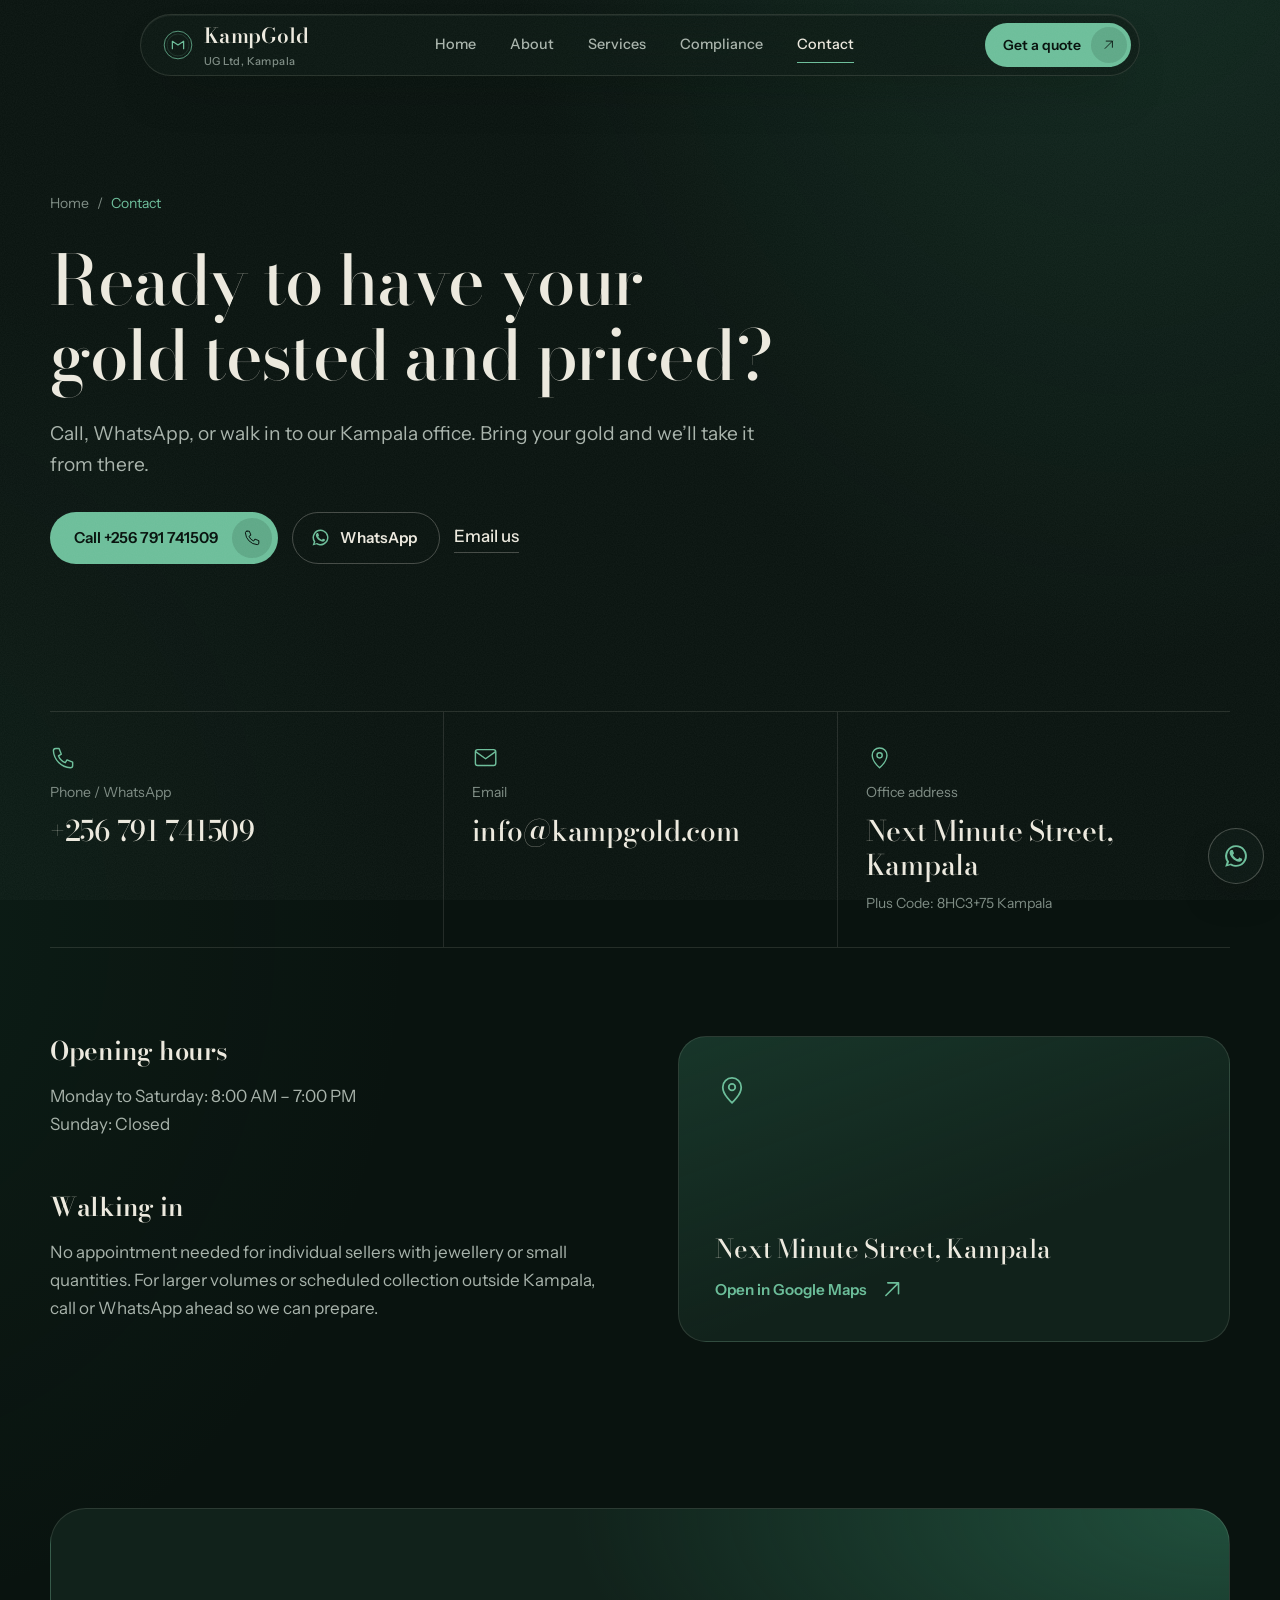
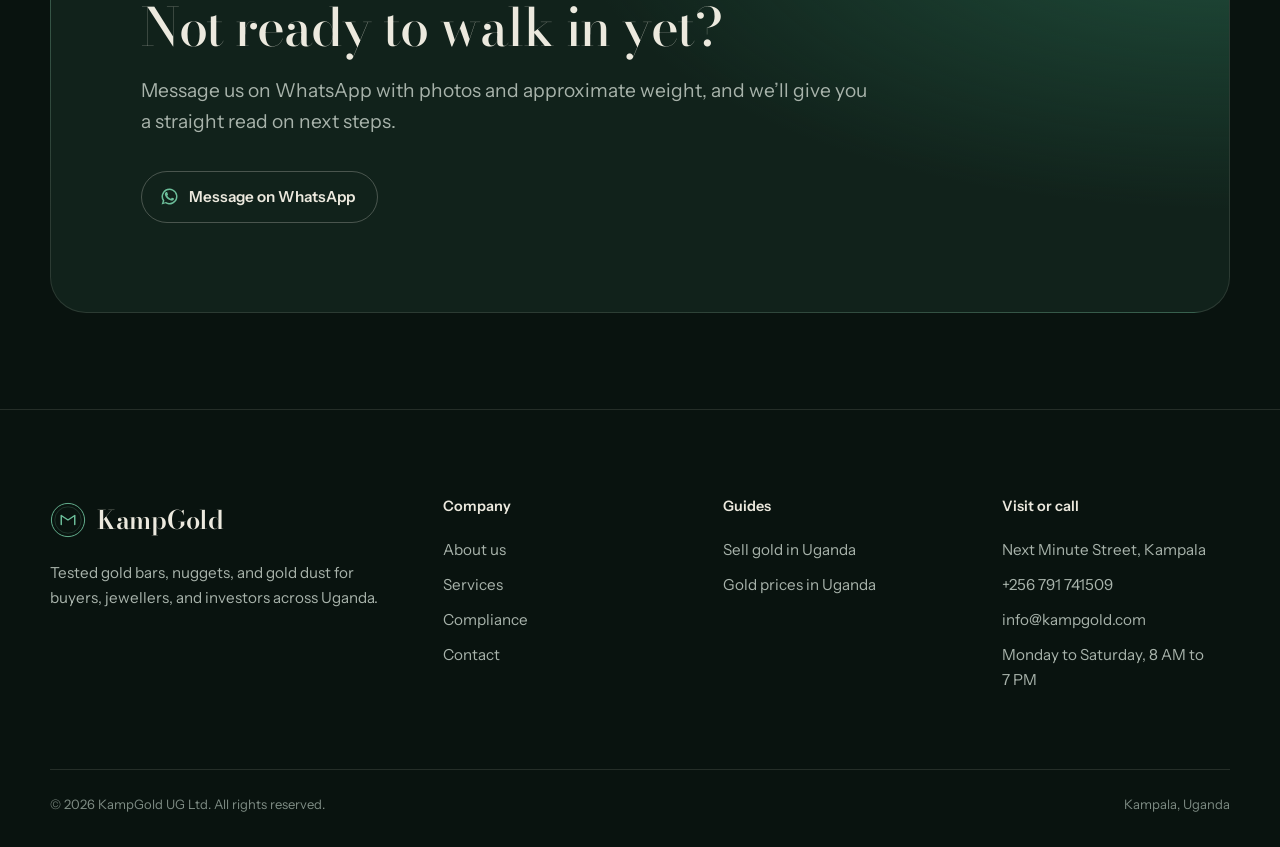
<file: contact.html>
<!DOCTYPE html>
<html lang="en">
<head>
<meta charset="UTF-8">
<meta name="viewport" content="width=device-width, initial-scale=1, viewport-fit=cover">
<meta name="theme-color" content="#09130F">
<meta name="color-scheme" content="dark">
<title>Contact KampGold UG Ltd — Next Minute Street, Kampala, Uganda</title>
<meta name="description" content="Visit KampGold UG Ltd at Next Minute Street, Kampala, Uganda, or reach us by phone, WhatsApp, or email. Open Monday to Saturday, 8AM to 7PM.">
<meta property="og:title" content="Contact KampGold UG Ltd — Next Minute Street, Kampala, Uganda">
<meta property="og:description" content="Visit KampGold UG Ltd at Next Minute Street, Kampala, Uganda, or reach us by phone, WhatsApp, or email. Open Monday to Saturday, 8AM to 7PM.">
<meta property="og:type" content="website">
<meta property="og:url" content="https://kampgold.com/contact.html">
<meta property="og:image" content="https://kampgold.com/assets/gold-bars-scale.jpg">
<meta name="twitter:card" content="summary_large_image">
<link rel="canonical" href="https://kampgold.com/contact.html">
<link rel="icon" href="data:image/svg+xml,%3Csvg xmlns='http://www.w3.org/2000/svg' viewBox='0 0 64 64'%3E%3Crect width='64' height='64' rx='14' fill='%2309130F'/%3E%3Ccircle cx='32' cy='32' r='24' fill='none' stroke='%236CBE9A' stroke-width='2'/%3E%3Cpath d='M21 40V24l11 8 11-8v16' fill='none' stroke='%236CBE9A' stroke-width='3.4' stroke-linecap='round' stroke-linejoin='round'/%3E%3C/svg%3E">
<link rel="preload" href="assets/fonts/bodoni-moda-latin-standard-normal.woff2" as="font" type="font/woff2" crossorigin>
<link rel="preload" href="assets/fonts/instrument-sans-latin-wght-normal.woff2" as="font" type="font/woff2" crossorigin>
<script>document.documentElement.classList.add('js')</script>
<link rel="stylesheet" href="assets/style.css">

</head>
<body>
<svg width="0" height="0" style="position:absolute" aria-hidden="true" focusable="false">
<symbol id="i-mark" viewBox="0 0 64 64"><circle cx="32" cy="32" r="29.5" fill="none" stroke="currentColor" stroke-width="1.6"/><circle cx="32" cy="32" r="23.5" fill="none" stroke="currentColor" stroke-width=".7" opacity=".5"/><path d="M20 40V24l12 8 12-8v16" fill="none" stroke="currentColor" stroke-width="2.6" stroke-linecap="round" stroke-linejoin="round"/></symbol>
<symbol id="i-arrow" viewBox="0 0 24 24"><path d="M7 17 17 7M8.5 7H17v8.5"/></symbol>
<symbol id="i-phone" viewBox="0 0 24 24"><path d="M5 4h3l2 5-2.5 1.5a11 11 0 0 0 6 6L15 14l5 2v3a2 2 0 0 1-2 2A16 16 0 0 1 3 6a2 2 0 0 1 2-2z"/></symbol>
<symbol id="i-mail" viewBox="0 0 24 24"><rect x="3" y="5" width="18" height="14" rx="2"/><path d="m3.5 7 8.5 6 8.5-6"/></symbol>
<symbol id="i-pin" viewBox="0 0 24 24"><path d="M12 21s-6.5-5.6-6.5-11a6.5 6.5 0 0 1 13 0c0 5.4-6.5 11-6.5 11z"/><circle cx="12" cy="10" r="2.3"/></symbol>
<symbol id="i-clock" viewBox="0 0 24 24"><circle cx="12" cy="12" r="9"/><path d="M12 7v5l3 2"/></symbol>
<symbol id="i-wa" viewBox="0 0 24 24"><path d="M17.5 14.4c-.3-.1-1.7-.8-1.9-.9-.3-.1-.5-.1-.7.1-.2.3-.7.9-.9 1.1-.2.2-.3.2-.6.1-.3-.1-1.3-.5-2.4-1.5-.9-.8-1.5-1.8-1.7-2.1-.2-.3 0-.5.1-.6.1-.1.3-.3.4-.5.1-.2.2-.3.3-.5.1-.2 0-.4 0-.5-.1-.1-.7-1.6-.9-2.2-.2-.6-.5-.5-.7-.5h-.6c-.2 0-.5.1-.8.4-.3.3-1 1-1 2.4s1 2.8 1.2 3c.1.2 2 3.1 4.9 4.3.7.3 1.2.5 1.6.6.7.2 1.3.2 1.8.1.5-.1 1.7-.7 1.9-1.3.2-.6.2-1.2.2-1.3-.1-.2-.3-.2-.6-.4z"/><path d="M12 2a10 10 0 0 0-8.5 15.3L2 22l4.8-1.5A10 10 0 1 0 12 2zm0 18.2a8.2 8.2 0 0 1-4.2-1.1l-.3-.2-2.8.9.9-2.7-.2-.3A8.2 8.2 0 1 1 12 20.2z"/></symbol>
</svg>
<a class="skip" href="#main">Skip to content</a>
<header class="site-header">
  <div class="nav-pill">
    <a class="logo" href="index.html" aria-label="KampGold UG Ltd, home">
      <svg class="mark" aria-hidden="true"><use href="#i-mark"/></svg>
      <span><span class="logo__word">KampGold</span><span class="logo__sub">UG Ltd, Kampala</span></span>
    </a>
    <nav class="nav-links" aria-label="Main"><a href="index.html">Home</a><a href="about.html">About</a><a href="services.html">Services</a><a href="compliance.html">Compliance</a><a href="contact.html" aria-current="page">Contact</a></nav>
    <a class="btn btn--primary btn--sm nav-cta" href="contact.html"><span>Get a quote</span><span class="btn__icon"><svg class="ic" aria-hidden="true"><use href="#i-arrow"/></svg></span></a>
    <button class="menu-btn" id="menuBtn" type="button" aria-expanded="false" aria-controls="menu" aria-label="Open menu"><span></span><span></span></button>
  </div>
</header>
<div class="menu" id="menu">
  <nav aria-label="Mobile"><a class="menu__link" style="--i:0" href="index.html">Home</a><a class="menu__link" style="--i:1" href="about.html">About</a><a class="menu__link" style="--i:2" href="services.html">Services</a><a class="menu__link" style="--i:3" href="compliance.html">Compliance</a><a class="menu__link" style="--i:4" href="contact.html">Contact</a></nav>
  <div class="menu__foot">
    <a href="tel:+256791741509">+256 791 741509</a>
    <a href="mailto:info@kampgold.com">info@kampgold.com</a>
    <span>Monday to Saturday, 8&nbsp;AM to 7&nbsp;PM</span>
  </div>
</div>
<main id="main">
<section class="page-hero">
  <div class="wrap">
    <nav class="crumbs" aria-label="Breadcrumb"><a href="index.html">Home</a><span aria-hidden="true">/</span><span aria-current="page">Contact</span></nav>
    <h1 class="title">Ready to have your gold tested and priced?</h1>
    <p class="lead">Call, WhatsApp, or walk in to our Kampala office. Bring your gold and we’ll take it from there.</p>
      <div class="actions"><a class="btn btn--primary" href="tel:+256791741509"><span>Call +256 791 741509</span><span class="btn__icon"><svg class="ic" aria-hidden="true"><use href="#i-phone"/></svg></span></a><a class="btn btn--ghost" href="https://wa.me/256791741509" target="_blank" rel="noopener noreferrer"><svg class="ic ic--fill" aria-hidden="true"><use href="#i-wa"/></svg><span>WhatsApp</span></a><a class="link" href="mailto:kamgold235@gmail.com">Email us</a></div>
  </div>
</section>

<section class="section--tight">
  <div class="wrap">
    <div class="contact-grid" data-reveal>
      <a class="contact-item" href="tel:+256791741509"><svg class="ic" aria-hidden="true"><use href="#i-phone"/></svg><span class="contact-item__lbl">Phone / WhatsApp</span><span class="contact-item__val">+256 791 741509</span></a>
      <a class="contact-item" href="mailto:kamgold235@gmail.com"><svg class="ic" aria-hidden="true"><use href="#i-mail"/></svg><span class="contact-item__lbl">Email</span><span class="contact-item__val">info@kampgold.com</span></a>
      <div class="contact-item"><svg class="ic" aria-hidden="true"><use href="#i-pin"/></svg><span class="contact-item__lbl">Office address</span><span class="contact-item__val">Next Minute Street, Kampala</span><span class="small">Plus Code: 8HC3+75 Kampala</span></div>
    </div>
    <div class="two">
      <div class="prose" data-reveal>
        <h2 class="h3" style="margin-top:0">Opening hours</h2>
        <p>Monday to Saturday: 8:00 AM – 7:00 PM<br>Sunday: Closed</p>
        <h2 class="h3">Walking in</h2>
        <p>No appointment needed for individual sellers with jewellery or small quantities. For larger volumes or scheduled collection outside Kampala, call or WhatsApp ahead so we can prepare.</p>
      </div>
      <a class="mapcard" href="https://maps.app.goo.gl/p9Bf9TCSUt5UZmD46" target="_blank" rel="noopener noreferrer" data-reveal>
        <svg class="ic" aria-hidden="true"><use href="#i-pin"/></svg>
        <span><span class="mapcard__addr">Next Minute Street, Kampala</span><br><span class="mapcard__go">Open in Google Maps <svg class="ic" aria-hidden="true"><use href="#i-arrow"/></svg></span></span>
      </a>
    </div>
  </div>
</section>

<section class="section--tight">
  <div class="wrap">
    <div class="cta" data-reveal>
      <h2 class="h2">Not ready to walk in yet?</h2>
      <p class="lead">Message us on WhatsApp with photos and approximate weight, and we’ll give you a straight read on next steps.</p>
      <div class="actions"><a class="btn btn--ghost" href="https://wa.me/256791741509" target="_blank" rel="noopener noreferrer"><svg class="ic ic--fill" aria-hidden="true"><use href="#i-wa"/></svg><span>Message on WhatsApp</span></a></div>
    </div>
  </div>
</section>
</main>
<a class="float-wa" href="https://wa.me/256791741509" target="_blank" rel="noopener noreferrer" aria-label="Chat on WhatsApp"><svg class="ic ic--fill" aria-hidden="true"><use href="#i-wa"/></svg></a>
<footer class="site-footer">
  <div class="wrap">
    <div class="footer-grid">
      <div class="footer-brand">
        <a class="logo" href="index.html" aria-label="KampGold UG Ltd, home"><svg class="mark" aria-hidden="true" style="width:36px;height:36px"><use href="#i-mark"/></svg><span class="logo__word">KampGold</span></a>
        <p class="footer-desc">Tested gold bars, nuggets, and gold dust for buyers, jewellers, and investors across Uganda.</p>
      </div>
      <div class="footer-col">
        <h2>Company</h2>
        <a href="about.html">About us</a>
        <a href="services.html">Services</a>
        <a href="compliance.html">Compliance</a>
        <a href="contact.html">Contact</a>
      </div>
      <div class="footer-col">
        <h2>Guides</h2>
        <a href="sell-gold-uganda.html">Sell gold in Uganda</a>
        <a href="gold-prices-uganda.html">Gold prices in Uganda</a>
      </div>
      <div class="footer-col">
        <h2>Visit or call</h2>
        <a href="contact.html">Next Minute Street, Kampala</a>
        <a href="tel:+256791741509">+256 791 741509</a>
        <a href="mailto:info@kampgold.com">info@kampgold.com</a>
        <p>Monday to Saturday, 8&nbsp;AM to 7&nbsp;PM</p>
      </div>
    </div>
    <div class="footer-bottom"><span>© 2026 KampGold UG Ltd. All rights reserved.</span><span>Kampala, Uganda</span></div>
  </div>
</footer>
<script src="assets/script.js" defer></script>
</body>
</html>
</file>
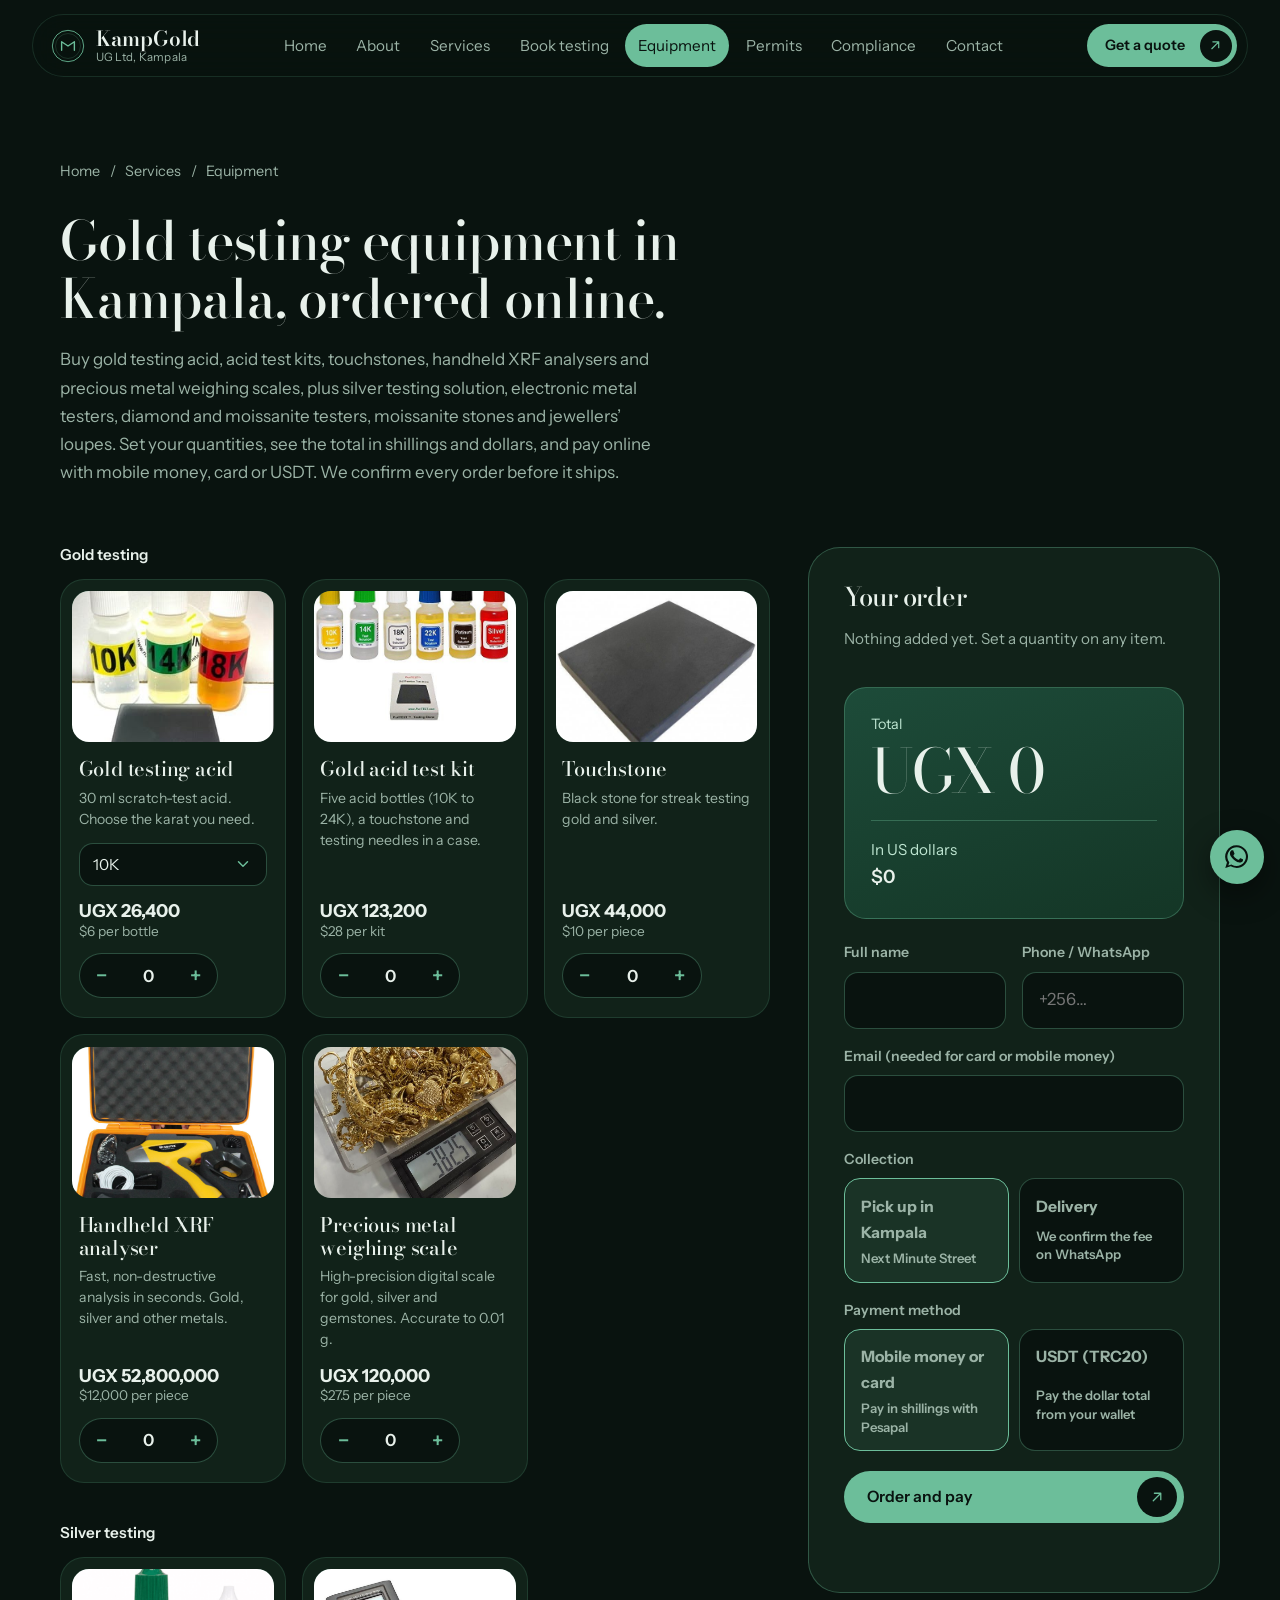
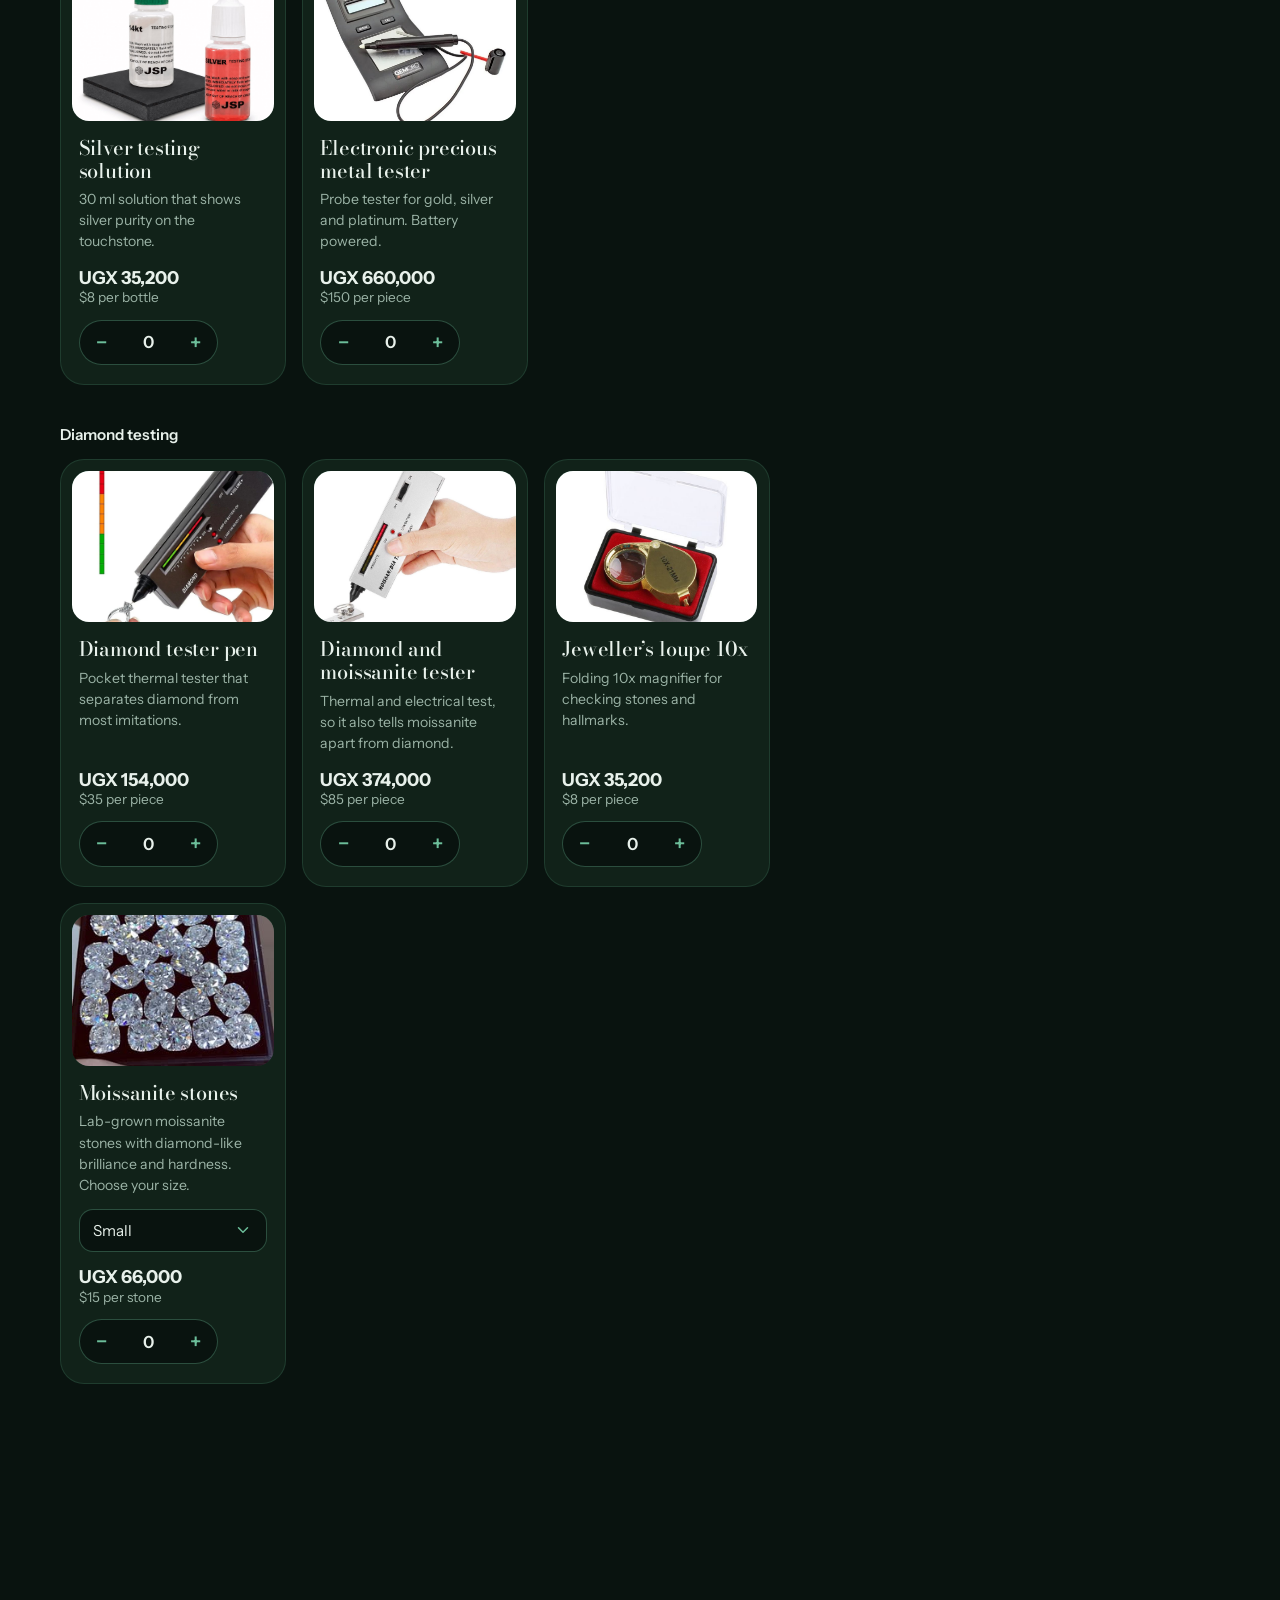
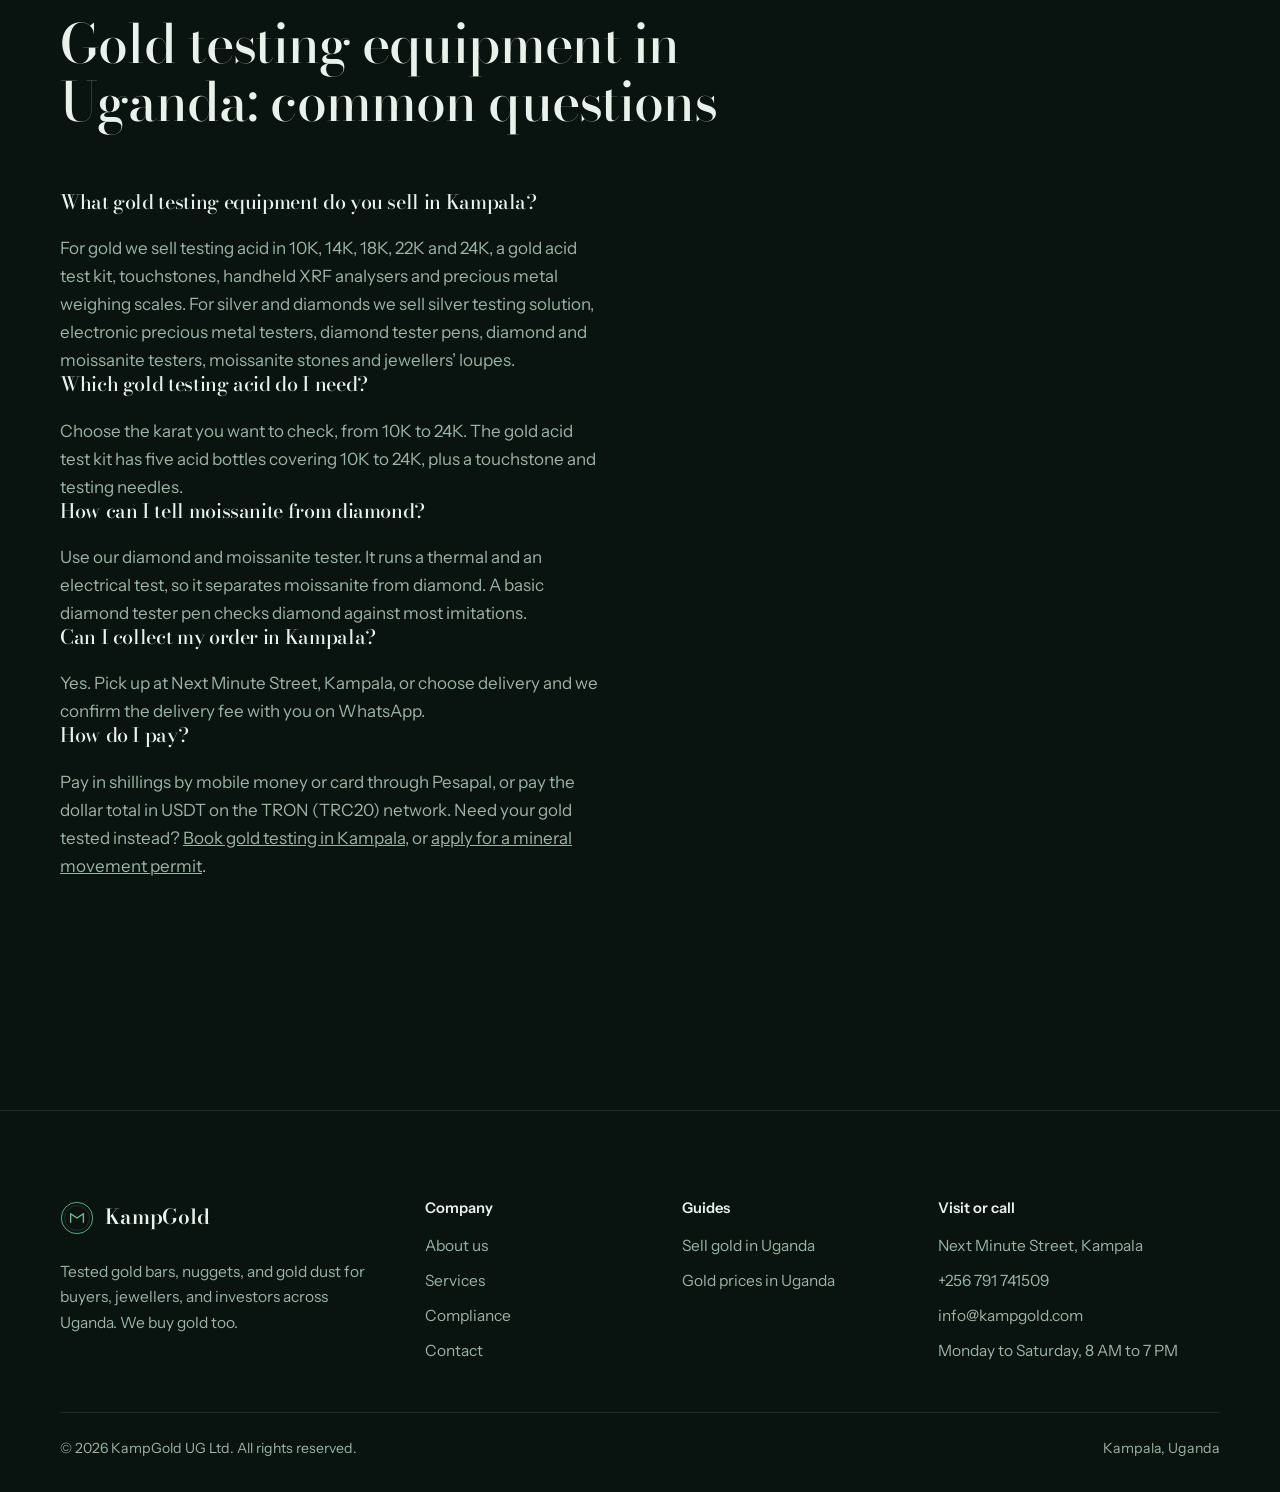
<file: equipment.html>
<!DOCTYPE html>
<html lang="en">
<head>
<meta charset="UTF-8">
<meta name="viewport" content="width=device-width, initial-scale=1, viewport-fit=cover">
<meta name="theme-color" content="#09130F">
<meta name="color-scheme" content="dark">
<title>Gold Testing Equipment in Kampala, Uganda | Acid, XRF, Scales | KampGold</title>
<meta name="description" content="Buy gold testing acid, test kits, touchstones, XRF analysers, precious metal scales and diamond and moissanite testers in Kampala. Pay by mobile money, card or USDT.">
<meta name="robots" content="index, follow, max-image-preview:large">
<meta property="og:title" content="Gold Testing Equipment in Kampala, Uganda | Acid, XRF, Scales | KampGold">
<meta property="og:site_name" content="KampGold UG Ltd">
<meta property="og:locale" content="en_UG">
<meta property="og:description" content="Buy gold testing acid, test kits, touchstones, XRF analysers, precious metal scales and diamond and moissanite testers in Kampala. Pay by mobile money, card or USDT.">
<meta property="og:type" content="website">
<meta property="og:url" content="https://kampgold.com/equipment.html">
<meta property="og:image" content="https://kampgold.com/assets/gold-bars-scale.jpg">
<meta name="twitter:card" content="summary_large_image">
<meta name="twitter:title" content="Gold Testing Equipment in Kampala, Uganda | Acid, XRF, Scales | KampGold">
<meta name="twitter:description" content="Buy gold testing acid, test kits, touchstones, XRF analysers, precious metal scales and diamond and moissanite testers in Kampala. Pay by mobile money, card or USDT.">
<link rel="canonical" href="https://kampgold.com/equipment.html">
<link rel="icon" href="data:image/svg+xml,%3Csvg xmlns='http://www.w3.org/2000/svg' viewBox='0 0 64 64'%3E%3Crect width='64' height='64' rx='14' fill='%2309130F'/%3E%3Ccircle cx='32' cy='32' r='24' fill='none' stroke='%236CBE9A' stroke-width='2'/%3E%3Cpath d='M21 40V24l11 8 11-8v16' fill='none' stroke='%236CBE9A' stroke-width='3.4' stroke-linecap='round' stroke-linejoin='round'/%3E%3C/svg%3E">
<link rel="preload" href="assets/fonts/bodoni-moda-latin-standard-normal.woff2" as="font" type="font/woff2" crossorigin>
<link rel="preload" href="assets/fonts/instrument-sans-latin-wght-normal.woff2" as="font" type="font/woff2" crossorigin>
<script>document.documentElement.classList.add('js')</script>


<link rel="stylesheet" href="assets/services.css">
<script type="application/ld+json">
{"@context":"https://schema.org","@type":"LocalBusiness","@id":"https://kampgold.com/#business","name":"KampGold UG Ltd","url":"https://kampgold.com/","image":"https://kampgold.com/assets/gold-bars-scale.jpg","telephone":"+256791741509","email":"info@kampgold.com","address":{"@type":"PostalAddress","streetAddress":"Next Minute Street","addressLocality":"Kampala","addressCountry":"UG"},"openingHoursSpecification":[{"@type":"OpeningHoursSpecification","dayOfWeek":["Monday","Tuesday","Wednesday","Thursday","Friday","Saturday"],"opens":"08:00","closes":"19:00"}],"areaServed":"Uganda"}
</script>
</head>
<body>
<svg width="0" height="0" style="position:absolute" aria-hidden="true" focusable="false">
<symbol id="i-mark" viewBox="0 0 64 64"><circle cx="32" cy="32" r="29.5" fill="none" stroke="currentColor" stroke-width="1.6"/><circle cx="32" cy="32" r="23.5" fill="none" stroke="currentColor" stroke-width=".7" opacity=".5"/><path d="M20 40V24l12 8 12-8v16" fill="none" stroke="currentColor" stroke-width="2.6" stroke-linecap="round" stroke-linejoin="round"/></symbol>
<symbol id="i-arrow" viewBox="0 0 24 24"><path d="M7 17 17 7M8.5 7H17v8.5"/></symbol>
<symbol id="i-phone" viewBox="0 0 24 24"><path d="M5 4h3l2 5-2.5 1.5a11 11 0 0 0 6 6L15 14l5 2v3a2 2 0 0 1-2 2A16 16 0 0 1 3 6a2 2 0 0 1 2-2z"/></symbol>
<symbol id="i-mail" viewBox="0 0 24 24"><rect x="3" y="5" width="18" height="14" rx="2"/><path d="m3.5 7 8.5 6 8.5-6"/></symbol>
<symbol id="i-pin" viewBox="0 0 24 24"><path d="M12 21s-6.5-5.6-6.5-11a6.5 6.5 0 0 1 13 0c0 5.4-6.5 11-6.5 11z"/><circle cx="12" cy="10" r="2.3"/></symbol>
<symbol id="i-clock" viewBox="0 0 24 24"><circle cx="12" cy="12" r="9"/><path d="M12 7v5l3 2"/></symbol>
<symbol id="i-wa" viewBox="0 0 24 24"><path d="M17.5 14.4c-.3-.1-1.7-.8-1.9-.9-.3-.1-.5-.1-.7.1-.2.3-.7.9-.9 1.1-.2.2-.3.2-.6.1-.3-.1-1.3-.5-2.4-1.5-.9-.8-1.5-1.8-1.7-2.1-.2-.3 0-.5.1-.6.1-.1.3-.3.4-.5.1-.2.2-.3.3-.5.1-.2 0-.4 0-.5-.1-.1-.7-1.6-.9-2.2-.2-.6-.5-.5-.7-.5h-.6c-.2 0-.5.1-.8.4-.3.3-1 1-1 2.4s1 2.8 1.2 3c.1.2 2 3.1 4.9 4.3.7.3 1.2.5 1.6.6.7.2 1.3.2 1.8.1.5-.1 1.7-.7 1.9-1.3.2-.6.2-1.2.2-1.3-.1-.2-.3-.2-.6-.4z"/><path d="M12 2a10 10 0 0 0-8.5 15.3L2 22l4.8-1.5A10 10 0 1 0 12 2zm0 18.2a8.2 8.2 0 0 1-4.2-1.1l-.3-.2-2.8.9.9-2.7-.2-.3A8.2 8.2 0 1 1 12 20.2z"/></symbol>
<symbol id="i-vault" viewBox="0 0 24 24"><rect x="3" y="4" width="18" height="16" rx="2"/><circle cx="12" cy="12" r="3.5"/><path d="M12 8.5v-1M12 16.5v1M8.5 12h-1M16.5 12h1"/></symbol>
<symbol id="i-link" viewBox="0 0 24 24"><circle cx="9" cy="12" r="5"/><circle cx="15" cy="12" r="5"/></symbol>
<symbol id="i-doc" viewBox="0 0 24 24"><path d="M7 3h7l4 4v14H7z"/><path d="M14 3v4h4M10 12h5M10 16h5"/></symbol>
<symbol id="i-chart" viewBox="0 0 24 24"><path d="M4 20V4M4 20h16"/><path d="m7 15 4-4 3 3 5-6"/></symbol>
<symbol id="i-scale" viewBox="0 0 24 24"><path d="M12 4v16M7 20h10M5 7h14"/><path d="M5 7l-2.5 6h5zM19 7l-2.5 6h5z"/></symbol>
<symbol id="i-flask" viewBox="0 0 24 24"><path d="M9 3h6M10 3v6l-5 9a2 2 0 0 0 1.8 3h10.4a2 2 0 0 0 1.8-3l-5-9V3"/><path d="M8 15h8"/></symbol>
<symbol id="i-eye" viewBox="0 0 24 24"><path d="M2 12s3.6-6.5 10-6.5S22 12 22 12s-3.6 6.5-10 6.5S2 12 2 12z"/><circle cx="12" cy="12" r="3"/></symbol>
<symbol id="i-check" viewBox="0 0 24 24"><path d="m5 12.5 4.5 4.5L19 7.5"/></symbol>
</svg>

<a class="skip" href="#main">Skip to content</a>

<header class="site-header">
  <div class="nav-pill">
    <a class="logo" href="index.html" aria-label="KampGold UG Ltd, home">
      <svg class="mark" aria-hidden="true"><use href="#i-mark"/></svg>
      <span><span class="logo__word">KampGold</span><span class="logo__sub">UG Ltd, Kampala</span></span>
    </a>
    <nav class="nav-links" aria-label="Main"><a href="index.html">Home</a><a href="about.html">About</a><a href="services.html">Services</a><a href="book-testing.html">Book testing</a><a href="equipment.html" aria-current="page">Equipment</a><a href="permits.html">Permits</a><a href="compliance.html">Compliance</a><a href="contact.html">Contact</a></nav>
    <a class="btn btn--primary btn--sm nav-cta" href="contact.html"><span>Get a quote</span><span class="btn__icon"><svg class="ic" aria-hidden="true"><use href="#i-arrow"/></svg></span></a>
    <button class="menu-btn" id="menuBtn" type="button" aria-expanded="false" aria-controls="menu" aria-label="Open menu"><span></span><span></span></button>
  </div>
</header>
<div class="menu" id="menu">
  <nav aria-label="Mobile"><a class="menu__link" href="index.html">Home</a><a class="menu__link" href="about.html">About</a><a class="menu__link" href="services.html">Services</a><a class="menu__link" href="book-testing.html">Book testing</a><a class="menu__link" href="equipment.html">Equipment</a><a class="menu__link" href="permits.html">Permits</a><a class="menu__link" href="compliance.html">Compliance</a><a class="menu__link" href="contact.html">Contact</a></nav>
  <div class="menu__foot">
    <a href="tel:+256791741509">+256 791 741509</a>
    <a href="mailto:info@kampgold.com">info@kampgold.com</a>
    <span>Monday to Saturday, 8&nbsp;AM to 7&nbsp;PM</span>
  </div>
</div>

<main id="main">

<!-- ================= TESTING EQUIPMENT SHOP ================= -->
<section class="section" id="equipment" style="padding-top:clamp(8rem,13vw,10rem)">
  <div class="wrap"><nav class="crumbs" aria-label="Breadcrumb"><a href="index.html">Home</a><span aria-hidden="true">/</span><a href="services.html">Services</a><span aria-hidden="true">/</span><span aria-current="page">Equipment</span></nav>
    <div class="sec-head">
      <h1 class="h2">Gold testing equipment in Kampala, ordered online.</h1>
      <p>Buy gold testing acid, acid test kits, touchstones, handheld XRF analysers and precious metal weighing scales, plus silver testing solution, electronic metal testers, diamond and moissanite testers, moissanite stones and jewellers’ loupes. Set your quantities, see the total in shillings and dollars, and pay online with mobile money, card or USDT. We confirm every order before it ships.</p>
    </div>
    <div class="shop">
      <div id="eqCatalog"></div>
      <aside class="calc order" aria-labelledby="eqTitle">
        <h3 id="eqTitle">Your order</h3>
        <ul class="lines" id="eqLines" aria-live="polite"></ul>
        <div class="result" aria-live="polite">
          <div class="result__label">Total</div>
          <div class="result__big" id="eqUgx">UGX 0</div>
          <div class="result__sub"><div><span>In US dollars</span><b id="eqUsd">$0</b></div></div>
        </div>
        <form id="eqForm" novalidate>
          <div class="fields" style="margin-top:1.4rem">
            <div class="field"><label for="eqName">Full name</label><input id="eqName" autocomplete="name" required></div>
            <div class="field"><label for="eqPhone">Phone / WhatsApp</label><input id="eqPhone" type="tel" autocomplete="tel" placeholder="+256…" required></div>
            <div class="field field--wide"><label for="eqEmail">Email (needed for card or mobile money)</label><input id="eqEmail" type="email" autocomplete="email"></div>
            <div class="field field--wide"><label>Collection</label>
              <div class="pay">
                <label><input type="radio" name="eqDel" value="pickup" checked><strong>Pick up in Kampala</strong><span>Next Minute Street</span></label>
                <label><input type="radio" name="eqDel" value="delivery"><strong>Delivery</strong><span>We confirm the fee on WhatsApp</span></label>
              </div>
            </div>
            <div class="field field--wide" id="eqAddrWrap" hidden><label for="eqAddr">Delivery address</label><input id="eqAddr" autocomplete="street-address"></div>
            <div class="field field--wide"><label>Payment method</label>
              <div class="pay">
                <label><input type="radio" name="eqPay" value="pesapal" checked><strong>Mobile money or card</strong><span>Pay in shillings with Pesapal</span></label>
                <label><input type="radio" name="eqPay" value="usdt_trc20"><strong>USDT (TRC20)</strong><span>Pay the dollar total from your wallet</span></label>
              </div>
            </div>
          </div>
          <button class="btn btn--primary book-btn" id="eqGo" type="submit"><span id="eqGoTxt">Order and pay</span><span class="btn__icon"><svg class="ic" aria-hidden="true"><use href="#i-arrow"/></svg></span></button>
          <p class="msg" id="eqMsg" role="alert"></p>
        </form>
        <div class="usdt" id="eqUsdt" hidden>
          <h3>Pay with USDT (TRC20)</h3>
          <p class="fine" style="margin-top:.4rem">Order reference <b id="eqRef"></b></p>
          <ol>
            <li>Send exactly <b id="eqAmt"></b> USDT to the address below.</li>
            <li>Use the <b>TRON (TRC20)</b> network only. Funds sent on any other network are lost.</li>
            <li>Send us the transaction hash with your order reference on WhatsApp. We confirm your order once the payment shows on the blockchain.</li>
          </ol>
          <div class="addr"><code id="eqAddress"></code><button type="button" id="eqCopy">Copy</button></div>
          <p style="margin-top:1.2rem"><a class="btn btn--ghost" id="eqWa" href="#" target="_blank" rel="noopener noreferrer">Send transaction hash on WhatsApp</a></p>
        </div>
      </aside>
    </div>
  </div>
</section>

<section class="section" id="faq">
  <div class="wrap">
    <div class="sec-head"><h2 class="h2">Gold testing equipment in Uganda: common questions</h2></div>
    <h3>What gold testing equipment do you sell in Kampala?</h3>
    <p class="panel__body">For gold we sell testing acid in 10K, 14K, 18K, 22K and 24K, a gold acid test kit, touchstones, handheld XRF analysers and precious metal weighing scales. For silver and diamonds we sell silver testing solution, electronic precious metal testers, diamond tester pens, diamond and moissanite testers, moissanite stones and jewellers’ loupes.</p>
    <h3>Which gold testing acid do I need?</h3>
    <p class="panel__body">Choose the karat you want to check, from 10K to 24K. The gold acid test kit has five acid bottles covering 10K to 24K, plus a touchstone and testing needles.</p>
    <h3>How can I tell moissanite from diamond?</h3>
    <p class="panel__body">Use our diamond and moissanite tester. It runs a thermal and an electrical test, so it separates moissanite from diamond. A basic diamond tester pen checks diamond against most imitations.</p>
    <h3>Can I collect my order in Kampala?</h3>
    <p class="panel__body">Yes. Pick up at Next Minute Street, Kampala, or choose delivery and we confirm the delivery fee with you on WhatsApp.</p>
    <h3>How do I pay?</h3>
    <p class="panel__body">Pay in shillings by mobile money or card through Pesapal, or pay the dollar total in USDT on the TRON (TRC20) network. Need your gold tested instead? <a href="book-testing.html">Book gold testing in Kampala</a>, or <a href="permits.html">apply for a mineral movement permit</a>.</p>
  </div>
</section>

</main>

<a class="float-wa" href="https://wa.me/256791741509" target="_blank" rel="noopener noreferrer" aria-label="Chat on WhatsApp"><svg class="ic ic--fill" aria-hidden="true"><use href="#i-wa"/></svg></a>

<footer class="site-footer">
  <div class="wrap">
    <div class="footer-grid">
      <div class="footer-brand">
        <a class="logo" href="index.html" aria-label="KampGold UG Ltd, home"><svg class="mark" aria-hidden="true"><use href="#i-mark"/></svg><span class="logo__word">KampGold</span></a>
        <p class="footer-desc">Tested gold bars, nuggets, and gold dust for buyers, jewellers, and investors across Uganda. We buy gold too.</p>
      </div>
      <div class="footer-col">
        <h2>Company</h2>
        <a href="about.html">About us</a>
        <a href="services.html">Services</a>
        <a href="compliance.html">Compliance</a>
        <a href="contact.html">Contact</a>
      </div>
      <div class="footer-col">
        <h2>Guides</h2>
        <a href="sell-gold-uganda.html">Sell gold in Uganda</a>
        <a href="gold-prices-uganda.html">Gold prices in Uganda</a>
      </div>
      <div class="footer-col">
        <h2>Visit or call</h2>
        <a href="contact.html">Next Minute Street, Kampala</a>
        <a href="tel:+256791741509">+256 791 741509</a>
        <a href="mailto:info@kampgold.com">info@kampgold.com</a>
        <p>Monday to Saturday, 8&nbsp;AM to 7&nbsp;PM</p>
      </div>
    </div>
    <div class="footer-bottom"><span>© 2026 KampGold UG Ltd. All rights reserved.</span><span>Kampala, Uganda</span></div>
  </div>
</footer>

<script>
(function(){
  var $=function(s,c){return (c||document).querySelector(s)};
  var reduce=window.matchMedia('(prefers-reduced-motion: reduce)').matches;
  var USDT_ADDR='TKhVQX1Nr8AqxNDLH4nyE8exWcwEpLBMYF', WA='256791741509';
  var FALLBACK_EMAIL='makasijohn82@gmail.com';

  /* mobile menu */
  var mb=$('#menuBtn'),menu=$('#menu');
  function setMenu(o){mb.setAttribute('aria-expanded',o);mb.setAttribute('aria-label',o?'Close menu':'Open menu');document.body.classList.toggle('menu-open',o)}
  mb.addEventListener('click',function(){setMenu(mb.getAttribute('aria-expanded')!=='true')});
  menu.querySelectorAll('a').forEach(function(a){a.addEventListener('click',function(){setMenu(false)})});
  document.addEventListener('keydown',function(e){if(e.key==='Escape')setMenu(false)});

  /* ================= EQUIPMENT SHOP =================
     CHANGE PRICES HERE. Each item has its own USD and UGX price.
     Items with colours/karats/sizes have a list of options: ['label', usd, ugx].
     IMPORTANT: the server charges from the database table kampgold_equipment_products,
     so any price changed here must also be changed there (same sku).
     Photos: save a file as assets/equipment/<id>.jpg and it replaces the drawing. */
  (function(){
    var EQ_API='https://api.openbrokka.com/api/kampgold/equipment-orders'; /* confirm this endpoint */
    var GROUPS=[['gold','Gold testing'],['silver','Silver testing'],['diamond','Diamond testing']];
    var PRODUCTS=[
      {id:'acid',g:'gold',name:'Gold testing acid',unit:'per bottle',art:'bottle',d:'30 ml scratch-test acid. Choose the karat you need.',
        v:[['10K',6,26400],['14K',6,26400],['18K',6,26400],['22K',6,26400],['24K',7,30800]]},
      {id:'acid-kit',g:'gold',name:'Gold acid test kit',unit:'per kit',art:'kit',usd:28,ugx:123200,d:'Five acid bottles (10K to 24K), a touchstone and testing needles in a case.'},
      {id:'touchstone',g:'gold',name:'Touchstone',unit:'per piece',art:'stone',usd:10,ugx:44000,d:'Black stone for streak testing gold and silver.'},
      {id:'xrf',g:'gold',name:'Handheld XRF analyser',unit:'per piece',art:'xrf',usd:12000,ugx:52800000,d:'Fast, non-destructive analysis in seconds. Gold, silver and other metals.'},
      {id:'precious-scale',g:'gold',name:'Precious metal weighing scale',unit:'per piece',art:'scale',usd:27.5,ugx:120000,d:'High-precision digital scale for gold, silver and gemstones. Accurate to 0.01 g.'},
      {id:'silver-solution',g:'silver',name:'Silver testing solution',unit:'per bottle',art:'bottle',usd:8,ugx:35200,d:'30 ml solution that shows silver purity on the touchstone.'},
      {id:'metal-tester',g:'silver',name:'Electronic precious metal tester',unit:'per piece',art:'probe',usd:150,ugx:660000,d:'Probe tester for gold, silver and platinum. Battery powered.'},
      {id:'diamond-pen',g:'diamond',name:'Diamond tester pen',unit:'per piece',art:'pen',usd:35,ugx:154000,d:'Pocket thermal tester that separates diamond from most imitations.'},
      {id:'moissanite',g:'diamond',name:'Diamond and moissanite tester',unit:'per piece',art:'gem',usd:85,ugx:374000,d:'Thermal and electrical test, so it also tells moissanite apart from diamond.'},
      {id:'loupe',g:'diamond',name:'Jeweller’s loupe 10x',unit:'per piece',art:'loupe',usd:8,ugx:35200,d:'Folding 10x magnifier for checking stones and hallmarks.'},
      {id:'moissanite-stone',g:'diamond',name:'Moissanite stones',unit:'per stone',art:'gem',d:'Lab-grown moissanite stones with diamond-like brilliance and hardness. Choose your size.',
        v:[['Small',15,66000],['Medium',60,264000],['Large',200,880000]]}
    ];

    var ART={
      bottle:'<rect x="40" y="6" width="20" height="10" rx="3"/><path d="M43 16v10l-9 12v44a6 6 0 0 0 6 6h20a6 6 0 0 0 6-6V38l-9-12V16"/><rect x="38" y="54" width="24" height="20" rx="3"/>',
      kit:'<rect x="12" y="38" width="76" height="46" rx="8"/><path d="M36 38v-8a4 4 0 0 1 4-4h20a4 4 0 0 1 4 4v8M12 58h76"/><rect x="43" y="52" width="14" height="12" rx="3"/>',
      stone:'<path d="M12 64l10-24h56l10 24z"/><path d="M12 64v12h76V64M30 52l24-4M44 58l32-5"/>',
      xrf:'<path d="M10 34h56a8 8 0 0 1 8 8v10H10z"/><path d="M74 38h14v10H74M28 52l-4 32h16l4-32"/><circle cx="50" cy="43" r="3"/><path d="M92 36l6-5M92 43h8M92 50l6 5"/>',
      probe:'<rect x="12" y="18" width="42" height="62" rx="8"/><rect x="20" y="26" width="26" height="16" rx="3"/><circle cx="33" cy="62" r="7"/><path d="M54 44h14l12-14"/><circle cx="84" cy="24" r="5"/>',
      pen:'<path d="M20 82l8-22 36-36 14 14-36 36z"/><path d="M64 24l8-8 14 14-8 8M24 70l6 6"/>',
      gem:'<path d="M28 30h44l12 18-34 38L16 48z"/><path d="M16 48h68M38 30l-6 18 18 38 18-38-6-18M32 48l18-18 18 18"/>',
      loupe:'<circle cx="42" cy="42" r="24"/><path d="M60 60l24 24" stroke-width="6"/><path d="M30 36a14 14 0 0 1 10-9"/>',
      scale:'<path d="M22 56c0-7 12-12 28-12s28 5 28 12z"/><path d="M14 66h72v18a4 4 0 0 1-4 4H18a4 4 0 0 1-4-4z"/><rect x="24" y="72" width="22" height="9" rx="2"/>'
    };

    var q={}, total={ugx:0,usd:0,n:0};
    var sku=function(p,i){return p.v?p.id+'-'+p.v[i][0].toLowerCase():p.id};
    var pUsd=function(p,i){return p.v?p.v[i][1]:p.usd};
    var pUgx=function(p,i){return p.v?p.v[i][2]:p.ugx};
    var fUsd=function(n){return '$'+n.toLocaleString('en-US',{maximumFractionDigits:2})};
    var fUgx=function(n){return 'UGX '+n.toLocaleString('en-US')};
    var each=function(p,fn){(p.v||[0]).forEach(function(_,i){fn(i,sku(p,i))})};

    function card(p,pi){
      var h='<article class="eq" data-p="'+pi+'"><div class="eq__art"><svg viewBox="0 0 100 100" aria-hidden="true">'+ART[p.art]+'</svg></div><h4>'+p.name+'</h4><p>'+p.d+'</p>';
      if(p.v){h+='<div class="field"><select aria-label="Option for '+p.name+'">'+p.v.map(function(v,i){return '<option value="'+i+'">'+v[0]+'</option>'}).join('')+'</select></div>'}
      h+='<div class="eq__price"><b class="eq__ugx"></b><span class="eq__usd"></span></div>'+
        '<div class="qty"><button type="button" data-step="-1" aria-label="One less">−</button>'+
        '<input type="number" inputmode="numeric" min="0" max="999" value="0" aria-label="Quantity of '+p.name+'">'+
        '<button type="button" data-step="1" aria-label="One more">+</button></div></article>';
      return h;
    }
    var cat=$('#eqCatalog');
    cat.innerHTML=GROUPS.map(function(g){
      return '<div class="shop__group"><h3>'+g[1]+'</h3><div class="eqgrid">'+PRODUCTS.map(function(p,i){return p.g===g[0]?card(p,i):''}).join('')+'</div></div>';
    }).join('');

    var variantOf=function(c){var s=c.querySelector('select');return s?+s.value:0};
    function mark(c){var p=PRODUCTS[c.dataset.p],on=false;each(p,function(i,s){if(q[s])on=true});c.classList.toggle('eq--on',on)}
    function refresh(c){
      var p=PRODUCTS[c.dataset.p],i=variantOf(c);
      c.querySelector('.eq__ugx').textContent=fUgx(pUgx(p,i));
      c.querySelector('.eq__usd').textContent=fUsd(pUsd(p,i))+' '+p.unit;
      c.querySelector('.qty input').value=q[sku(p,i)]||0;
      mark(c);
    }
    function summary(){
      var lines='',tu=0,td=0,n=0;
      PRODUCTS.forEach(function(p){each(p,function(i,s){
        var k=q[s];if(!k)return;
        tu+=pUgx(p,i)*k;td+=pUsd(p,i)*k;n++;
        lines+='<li><span>'+k+' × '+p.name+(p.v?' '+p.v[i][0]:'')+'</span><span>'+fUgx(pUgx(p,i)*k)+'<br><small>'+fUsd(pUsd(p,i)*k)+'</small></span></li>';
      })});
      $('#eqLines').innerHTML=lines||'<li class="empty">Nothing added yet. Set a quantity on any item.</li>';
      $('#eqUgx').textContent=fUgx(tu);$('#eqUsd').textContent=fUsd(td);
      total={ugx:tu,usd:td,n:n};
    }
    function setQty(c,v){var p=PRODUCTS[c.dataset.p];q[sku(p,variantOf(c))]=Math.max(0,Math.min(999,v))}

    cat.addEventListener('click',function(e){
      var b=e.target.closest('[data-step]');if(!b)return;
      var c=b.closest('.eq'),p=PRODUCTS[c.dataset.p];
      setQty(c,(q[sku(p,variantOf(c))]||0)+Number(b.dataset.step));
      refresh(c);summary();
    });
    cat.addEventListener('input',function(e){
      if(e.target.type!=='number')return;
      var c=e.target.closest('.eq');
      setQty(c,parseInt(e.target.value,10)||0); /* leave the field alone while typing */
      mark(c);summary();
    });
    cat.addEventListener('change',function(e){var c=e.target.closest('.eq');if(c)refresh(c)});

    /* a photo replaces the drawing when the file exists */
    Array.prototype.forEach.call(cat.querySelectorAll('.eq'),function(c){
      var p=PRODUCTS[c.dataset.p],im=new Image();
      im.onload=function(){c.querySelector('.eq__art').appendChild(im)};
      im.alt=p.name;im.src='assets/equipment/'+p.id+'.jpg';
      refresh(c);
    });
    summary();

    /* checkout */
    var form=$('#eqForm'),msg=$('#eqMsg'),go=$('#eqGo'),goTxt=$('#eqGoTxt');
    form.addEventListener('change',function(e){if(e.target.name==='eqDel')$('#eqAddrWrap').hidden=e.target.value!=='delivery'});
    function reset(){go.disabled=false;goTxt.textContent='Order and pay'}
    form.addEventListener('submit',function(e){
      e.preventDefault();msg.textContent='';
      var name=$('#eqName').value.trim(),phone=$('#eqPhone').value.trim(),email=$('#eqEmail').value.trim();
      var del=form.querySelector('input[name=eqDel]:checked').value,addr=$('#eqAddr').value.trim();
      var method=form.querySelector('input[name=eqPay]:checked').value;
      if(!total.n){msg.textContent='Add at least one item to your order.';return}
      if(!name||!phone){msg.textContent='Please enter your name and phone number.';return}
      /* email never blocks an order: if it is empty or invalid for Pesapal, the fallback is sent */
      var emailOk=/^[^\s@]+@[^\s@]+\.[^\s@]+$/.test(email);
      var sendEmail=(method==='pesapal'&&!emailOk)?FALLBACK_EMAIL:email;
      if(del==='delivery'&&!addr){msg.textContent='Please enter your delivery address.';return}
      var items=[];PRODUCTS.forEach(function(p){each(p,function(i,s){if(q[s])items.push({sku:s,qty:q[s]})})});
      go.disabled=true;goTxt.textContent='Please wait…';
      /* The server must price the order from its own catalog and ignore these totals. */
      fetch(EQ_API,{method:'POST',headers:{'Content-Type':'application/json'},body:JSON.stringify({name:name,phone:phone,email:sendEmail,delivery:del,address:addr,items:items,method:method,currency:method==='pesapal'?'UGX':'USD',total_ugx:total.ugx,total_usd:total.usd})})
      .then(function(r){return r.json().then(function(d){if(!r.ok)throw new Error(d&&d.error||'failed');return d})})
      .then(function(d){
        if(method==='pesapal'){if(!d.redirect_url)throw new Error('no link');window.location.href=d.redirect_url;return}
        var amt=Number(d.amount_usd).toFixed(2);
        $('#eqRef').textContent=d.order_ref;$('#eqAmt').textContent=amt;$('#eqAddress').textContent=USDT_ADDR;
        $('#eqWa').href='https://wa.me/'+WA+'?text='+encodeURIComponent('Hello KampGold, I paid '+amt+' USDT (TRC20) for equipment order '+d.order_ref+'. Transaction hash: ');
        var box=$('#eqUsdt');box.hidden=false;box.scrollIntoView({behavior:reduce?'auto':'smooth',block:'nearest'});
        reset();
      })
      .catch(function(){msg.textContent='We couldn’t complete your order. Please try again or message us on WhatsApp.';reset()});
    });
    $('#eqCopy').addEventListener('click',function(){var b=this;(navigator.clipboard?navigator.clipboard.writeText(USDT_ADDR):Promise.reject()).then(function(){b.textContent='Copied'},function(){b.textContent='Select and copy'});setTimeout(function(){b.textContent='Copy'},2000)});
  })();

})();
</script>
</body>
</html>
</file>
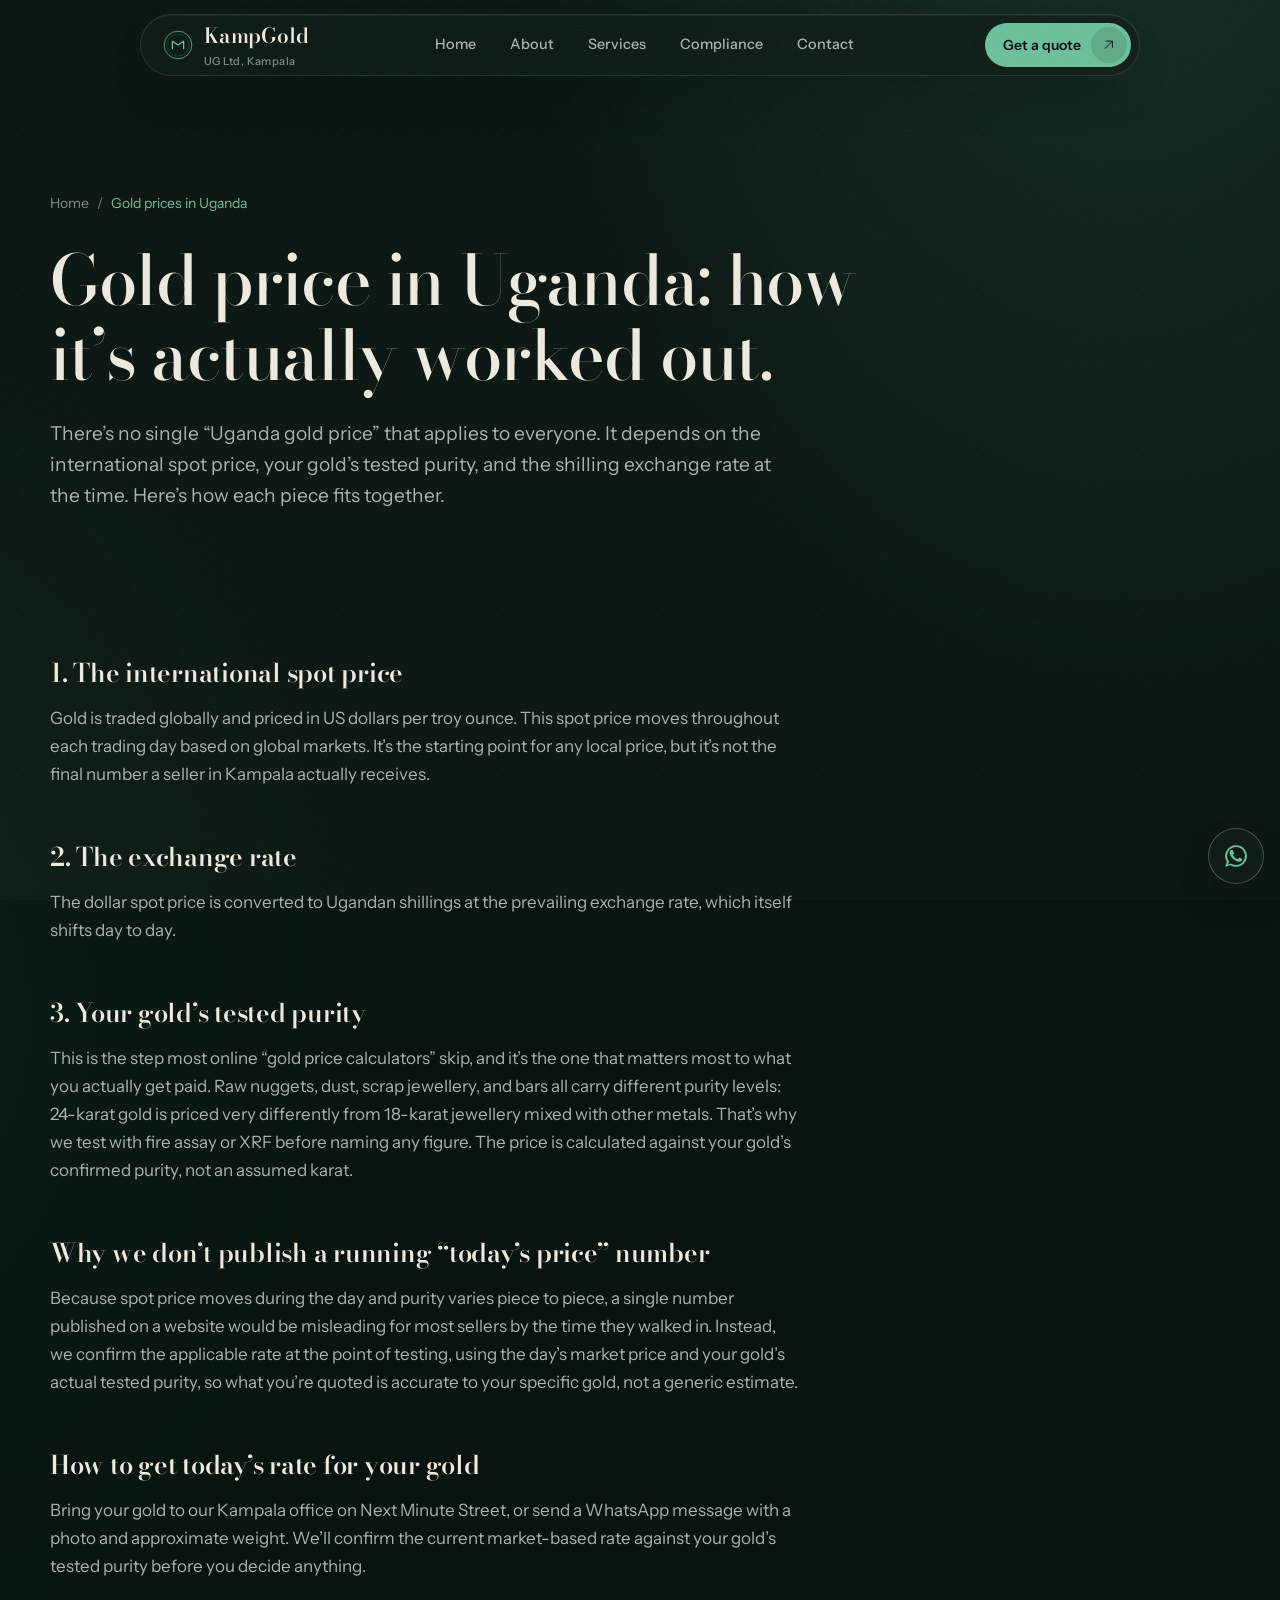
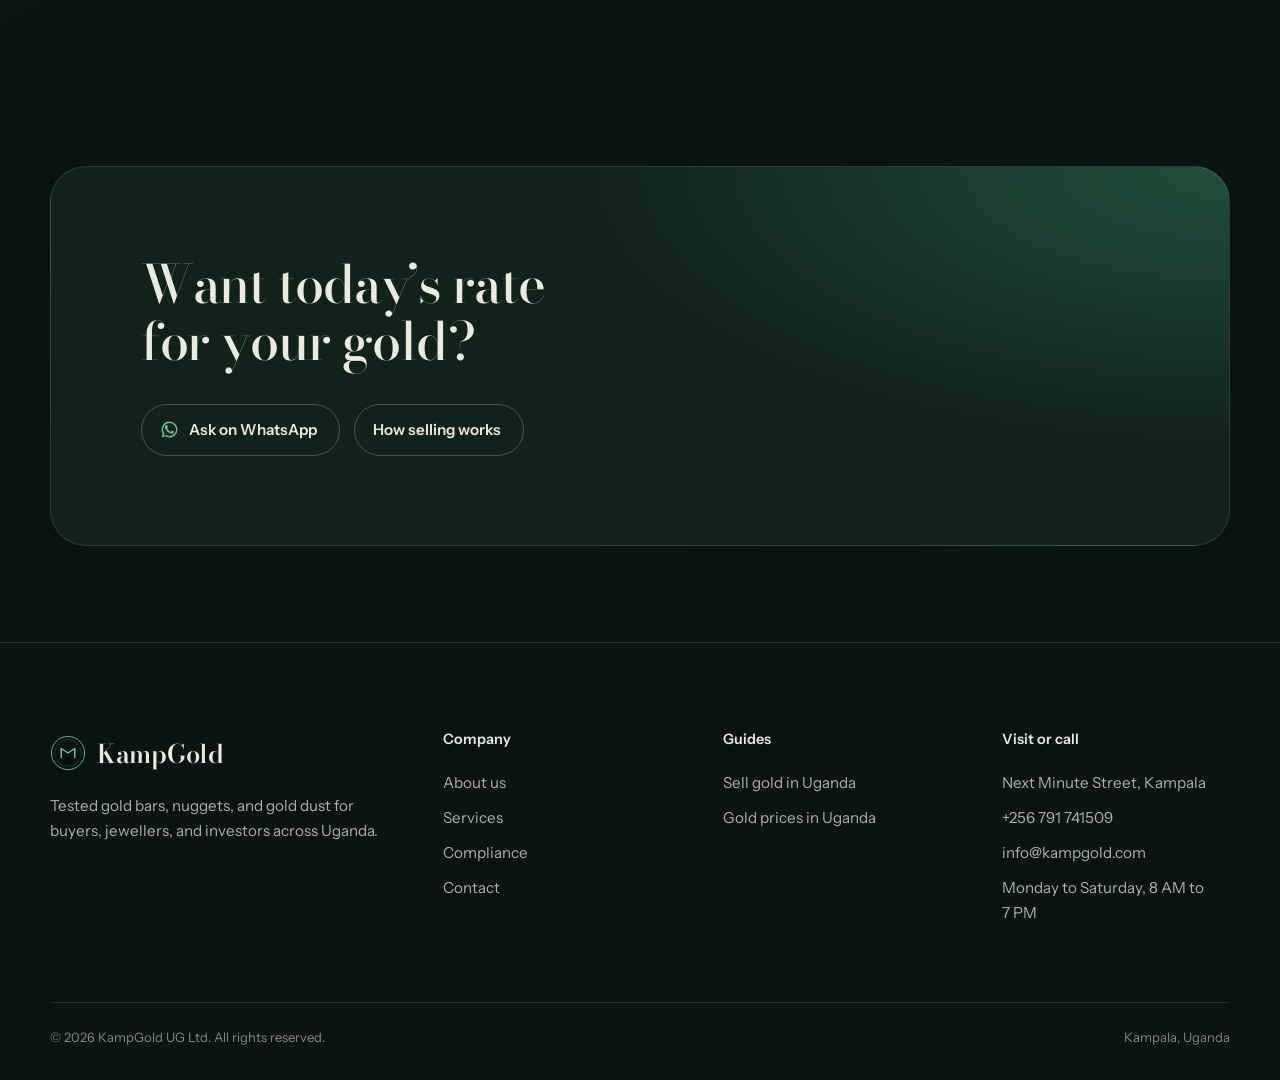
<file: gold-prices-uganda.html>
<!DOCTYPE html>
<html lang="en">
<head>
<meta charset="UTF-8">
<meta name="viewport" content="width=device-width, initial-scale=1, viewport-fit=cover">
<meta name="theme-color" content="#09130F">
<meta name="color-scheme" content="dark">
<title>Gold Price in Uganda Today — How Gold Is Priced | KampGold UG Ltd</title>
<meta name="description" content="Understand how gold price in Uganda is actually determined — international spot price, purity, and the shilling exchange rate — and how to get today's rate from KampGold UG Ltd in Kampala.">
<meta name="keywords" content="gold price Uganda, gold price Uganda today, gold price Kampala, gold rate Uganda, current gold price Uganda">
<meta property="og:title" content="Gold Price in Uganda Today — How Gold Is Priced | KampGold UG Ltd">
<meta property="og:description" content="Understand how gold price in Uganda is actually determined — international spot price, purity, and the shilling exchange rate — and how to get today's rate from KampGold UG Ltd in Kampala.">
<meta property="og:type" content="website">
<meta property="og:url" content="https://kampgold.com/gold-prices-uganda.html">
<meta property="og:image" content="https://kampgold.com/assets/gold-bars-scale.jpg">
<meta name="twitter:card" content="summary_large_image">
<link rel="canonical" href="https://kampgold.com/gold-prices-uganda.html">
<link rel="icon" href="data:image/svg+xml,%3Csvg xmlns='http://www.w3.org/2000/svg' viewBox='0 0 64 64'%3E%3Crect width='64' height='64' rx='14' fill='%2309130F'/%3E%3Ccircle cx='32' cy='32' r='24' fill='none' stroke='%236CBE9A' stroke-width='2'/%3E%3Cpath d='M21 40V24l11 8 11-8v16' fill='none' stroke='%236CBE9A' stroke-width='3.4' stroke-linecap='round' stroke-linejoin='round'/%3E%3C/svg%3E">
<link rel="preload" href="assets/fonts/bodoni-moda-latin-standard-normal.woff2" as="font" type="font/woff2" crossorigin>
<link rel="preload" href="assets/fonts/instrument-sans-latin-wght-normal.woff2" as="font" type="font/woff2" crossorigin>
<script>document.documentElement.classList.add('js')</script>
<link rel="stylesheet" href="assets/style.css">
<script type="application/ld+json">
{
  "@context": "https://schema.org",
  "@type": "FAQPage",
  "mainEntity": [
    {"@type": "Question","name": "What determines the gold price in Uganda?","acceptedAnswer": {"@type": "Answer","text": "The international spot price of gold (quoted in US dollars per ounce), converted to Ugandan shillings, then adjusted for the actual tested purity of the specific gold being sold."}},
    {"@type": "Question","name": "Why doesn't KampGold publish a live gold price?","acceptedAnswer": {"@type": "Answer","text": "International spot price moves throughout the day, and price also depends on the purity of your specific gold once tested, so a single published number would not be accurate for most sellers. We confirm the applicable rate at the time of assay."}},
    {"@type": "Question","name": "How do I find out today's gold price for my gold?","acceptedAnswer": {"@type": "Answer","text": "Bring your gold to KampGold's Kampala office, or WhatsApp us details, and we will confirm the current rate against tested purity before you decide whether to sell."}}
  ]
}
</script>
</head>
<body>
<svg width="0" height="0" style="position:absolute" aria-hidden="true" focusable="false">
<symbol id="i-mark" viewBox="0 0 64 64"><circle cx="32" cy="32" r="29.5" fill="none" stroke="currentColor" stroke-width="1.6"/><circle cx="32" cy="32" r="23.5" fill="none" stroke="currentColor" stroke-width=".7" opacity=".5"/><path d="M20 40V24l12 8 12-8v16" fill="none" stroke="currentColor" stroke-width="2.6" stroke-linecap="round" stroke-linejoin="round"/></symbol>
<symbol id="i-arrow" viewBox="0 0 24 24"><path d="M7 17 17 7M8.5 7H17v8.5"/></symbol>
<symbol id="i-phone" viewBox="0 0 24 24"><path d="M5 4h3l2 5-2.5 1.5a11 11 0 0 0 6 6L15 14l5 2v3a2 2 0 0 1-2 2A16 16 0 0 1 3 6a2 2 0 0 1 2-2z"/></symbol>
<symbol id="i-mail" viewBox="0 0 24 24"><rect x="3" y="5" width="18" height="14" rx="2"/><path d="m3.5 7 8.5 6 8.5-6"/></symbol>
<symbol id="i-pin" viewBox="0 0 24 24"><path d="M12 21s-6.5-5.6-6.5-11a6.5 6.5 0 0 1 13 0c0 5.4-6.5 11-6.5 11z"/><circle cx="12" cy="10" r="2.3"/></symbol>
<symbol id="i-clock" viewBox="0 0 24 24"><circle cx="12" cy="12" r="9"/><path d="M12 7v5l3 2"/></symbol>
<symbol id="i-wa" viewBox="0 0 24 24"><path d="M17.5 14.4c-.3-.1-1.7-.8-1.9-.9-.3-.1-.5-.1-.7.1-.2.3-.7.9-.9 1.1-.2.2-.3.2-.6.1-.3-.1-1.3-.5-2.4-1.5-.9-.8-1.5-1.8-1.7-2.1-.2-.3 0-.5.1-.6.1-.1.3-.3.4-.5.1-.2.2-.3.3-.5.1-.2 0-.4 0-.5-.1-.1-.7-1.6-.9-2.2-.2-.6-.5-.5-.7-.5h-.6c-.2 0-.5.1-.8.4-.3.3-1 1-1 2.4s1 2.8 1.2 3c.1.2 2 3.1 4.9 4.3.7.3 1.2.5 1.6.6.7.2 1.3.2 1.8.1.5-.1 1.7-.7 1.9-1.3.2-.6.2-1.2.2-1.3-.1-.2-.3-.2-.6-.4z"/><path d="M12 2a10 10 0 0 0-8.5 15.3L2 22l4.8-1.5A10 10 0 1 0 12 2zm0 18.2a8.2 8.2 0 0 1-4.2-1.1l-.3-.2-2.8.9.9-2.7-.2-.3A8.2 8.2 0 1 1 12 20.2z"/></symbol>
</svg>
<a class="skip" href="#main">Skip to content</a>
<header class="site-header">
  <div class="nav-pill">
    <a class="logo" href="index.html" aria-label="KampGold UG Ltd, home">
      <svg class="mark" aria-hidden="true"><use href="#i-mark"/></svg>
      <span><span class="logo__word">KampGold</span><span class="logo__sub">UG Ltd, Kampala</span></span>
    </a>
    <nav class="nav-links" aria-label="Main"><a href="index.html">Home</a><a href="about.html">About</a><a href="services.html">Services</a><a href="compliance.html">Compliance</a><a href="contact.html">Contact</a></nav>
    <a class="btn btn--primary btn--sm nav-cta" href="contact.html"><span>Get a quote</span><span class="btn__icon"><svg class="ic" aria-hidden="true"><use href="#i-arrow"/></svg></span></a>
    <button class="menu-btn" id="menuBtn" type="button" aria-expanded="false" aria-controls="menu" aria-label="Open menu"><span></span><span></span></button>
  </div>
</header>
<div class="menu" id="menu">
  <nav aria-label="Mobile"><a class="menu__link" style="--i:0" href="index.html">Home</a><a class="menu__link" style="--i:1" href="about.html">About</a><a class="menu__link" style="--i:2" href="services.html">Services</a><a class="menu__link" style="--i:3" href="compliance.html">Compliance</a><a class="menu__link" style="--i:4" href="contact.html">Contact</a></nav>
  <div class="menu__foot">
    <a href="tel:+256791741509">+256 791 741509</a>
    <a href="mailto:kamgold235@gmail.com">kamgold235@gmail.com</a>
    <span>Monday to Saturday, 8&nbsp;AM to 7&nbsp;PM</span>
  </div>
</div>
<main id="main">
<section class="page-hero">
  <div class="wrap">
    <nav class="crumbs" aria-label="Breadcrumb"><a href="index.html">Home</a><span aria-hidden="true">/</span><span aria-current="page">Gold prices in Uganda</span></nav>
    <h1 class="title">Gold price in Uganda: how it’s actually worked out.</h1>
    <p class="lead">There’s no single &ldquo;Uganda gold price&rdquo; that applies to everyone. It depends on the international spot price, your gold’s tested purity, and the shilling exchange rate at the time. Here’s how each piece fits together.</p>
  </div>
</section>

<section class="section--tight">
  <div class="wrap">
    <div class="prose" data-reveal>
      <h2 class="h3" style="margin-top:0">1. The international spot price</h2>
      <p>Gold is traded globally and priced in US dollars per troy ounce. This spot price moves throughout each trading day based on global markets. It’s the starting point for any local price, but it’s not the final number a seller in Kampala actually receives.</p>
      <h2 class="h3">2. The exchange rate</h2>
      <p>The dollar spot price is converted to Ugandan shillings at the prevailing exchange rate, which itself shifts day to day.</p>
      <h2 class="h3">3. Your gold’s tested purity</h2>
      <p>This is the step most online &ldquo;gold price calculators&rdquo; skip, and it’s the one that matters most to what you actually get paid. Raw nuggets, dust, scrap jewellery, and bars all carry different purity levels: 24-karat gold is priced very differently from 18-karat jewellery mixed with other metals. That’s why we test with fire assay or XRF before naming any figure. The price is calculated against your gold’s confirmed purity, not an assumed karat.</p>
      <h2 class="h3">Why we don’t publish a running &ldquo;today’s price&rdquo; number</h2>
      <p>Because spot price moves during the day and purity varies piece to piece, a single number published on a website would be misleading for most sellers by the time they walked in. Instead, we confirm the applicable rate at the point of testing, using the day’s market price and your gold’s actual tested purity, so what you’re quoted is accurate to your specific gold, not a generic estimate.</p>
      <h2 class="h3">How to get today’s rate for your gold</h2>
      <p>Bring your gold to our Kampala office on Next Minute Street, or send a WhatsApp message with a photo and approximate weight. We’ll confirm the current market-based rate against your gold’s tested purity before you decide anything.</p>
    </div>
  </div>
</section>

<section class="section--tight">
  <div class="wrap">
    <div class="cta" data-reveal>
      <h2 class="h2">Want today’s rate for your gold?</h2>
      <div class="actions"><a class="btn btn--ghost" href="https://wa.me/256791741509" target="_blank" rel="noopener noreferrer"><svg class="ic ic--fill" aria-hidden="true"><use href="#i-wa"/></svg><span>Ask on WhatsApp</span></a><a class="btn btn--ghost" href="sell-gold-uganda.html"><span>How selling works</span></a></div>
    </div>
  </div>
</section>
</main>
<a class="float-wa" href="https://wa.me/256791741509" target="_blank" rel="noopener noreferrer" aria-label="Chat on WhatsApp"><svg class="ic ic--fill" aria-hidden="true"><use href="#i-wa"/></svg></a>
<footer class="site-footer">
  <div class="wrap">
    <div class="footer-grid">
      <div class="footer-brand">
        <a class="logo" href="index.html" aria-label="KampGold UG Ltd, home"><svg class="mark" aria-hidden="true" style="width:36px;height:36px"><use href="#i-mark"/></svg><span class="logo__word">KampGold</span></a>
        <p class="footer-desc">Tested gold bars, nuggets, and gold dust for buyers, jewellers, and investors across Uganda.</p>
      </div>
      <div class="footer-col">
        <h2>Company</h2>
        <a href="about.html">About us</a>
        <a href="services.html">Services</a>
        <a href="compliance.html">Compliance</a>
        <a href="contact.html">Contact</a>
      </div>
      <div class="footer-col">
        <h2>Guides</h2>
        <a href="sell-gold-uganda.html">Sell gold in Uganda</a>
        <a href="gold-prices-uganda.html">Gold prices in Uganda</a>
      </div>
      <div class="footer-col">
        <h2>Visit or call</h2>
        <a href="contact.html">Next Minute Street, Kampala</a>
        <a href="tel:+256791741509">+256 791 741509</a>
        <a href="mailto:info@kampgold.com">info@kampgold.com</a>
        <p>Monday to Saturday, 8&nbsp;AM to 7&nbsp;PM</p>
      </div>
    </div>
    <div class="footer-bottom"><span>© 2026 KampGold UG Ltd. All rights reserved.</span><span>Kampala, Uganda</span></div>
  </div>
</footer>
<script src="assets/script.js" defer></script>
</body>
</html>
</file>
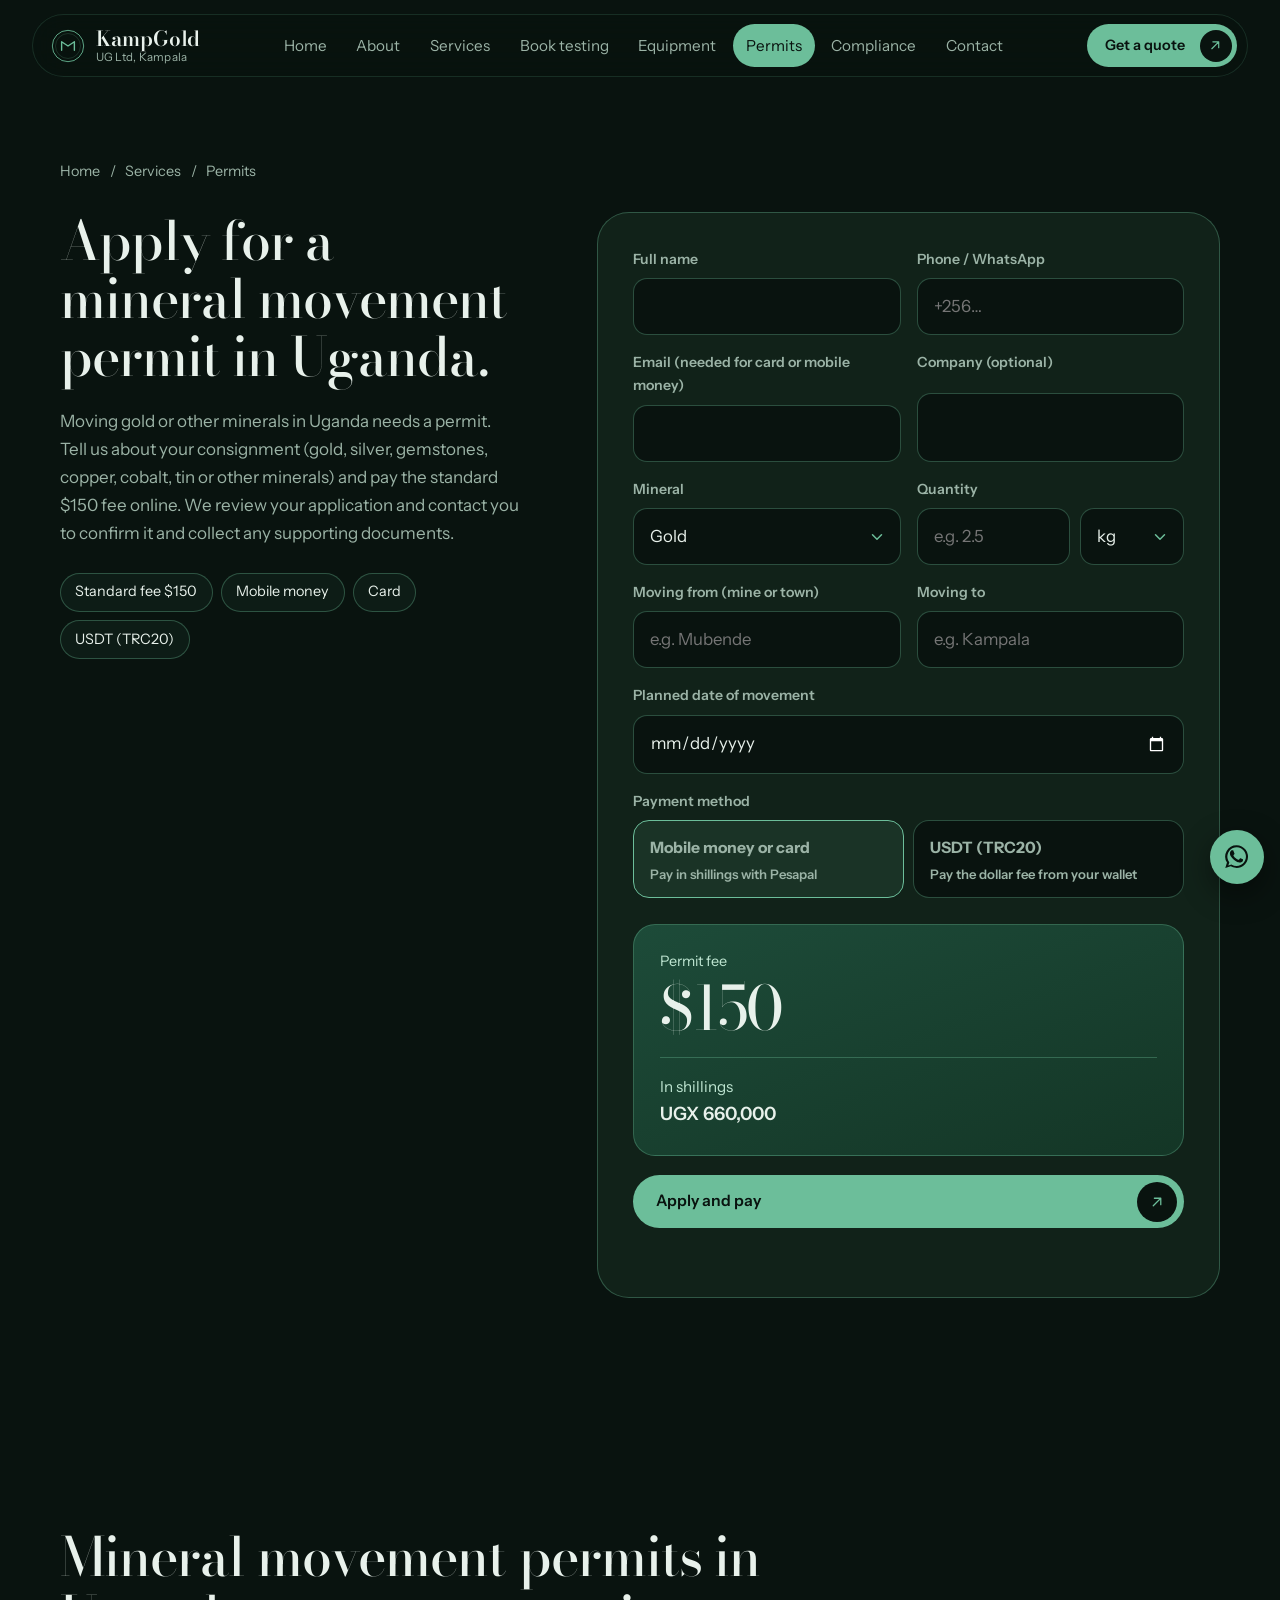
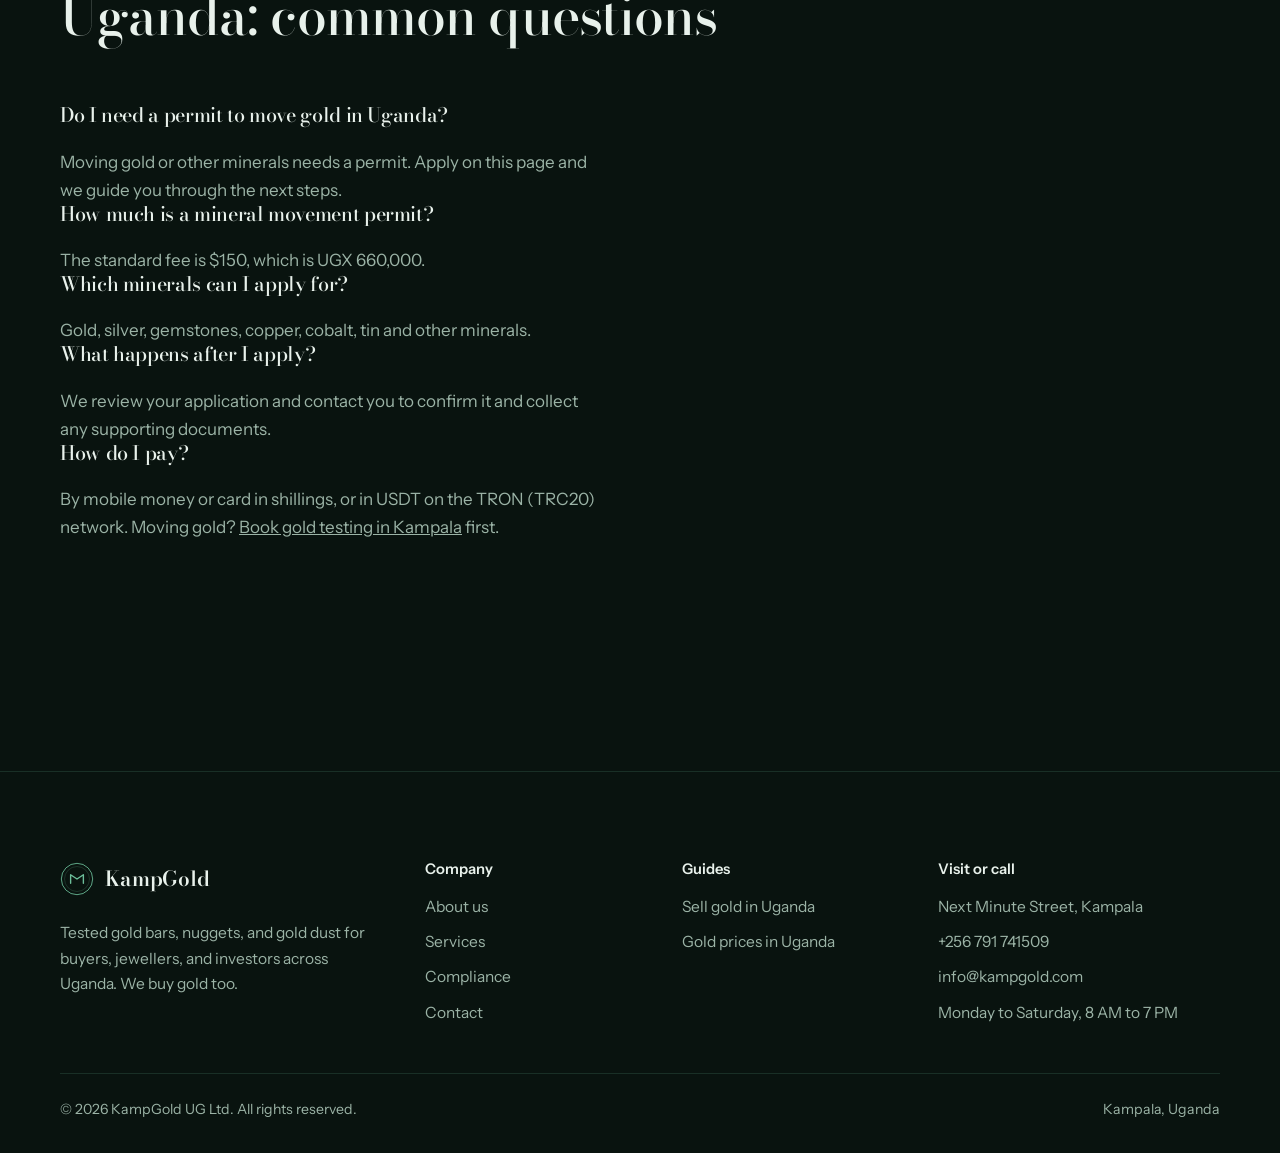
<file: permits.html>
<!DOCTYPE html>
<html lang="en">
<head>
<meta charset="UTF-8">
<meta name="viewport" content="width=device-width, initial-scale=1, viewport-fit=cover">
<meta name="theme-color" content="#09130F">
<meta name="color-scheme" content="dark">
<title>Mineral Movement Permit Uganda | Apply Online for $150 | KampGold</title>
<meta name="description" content="Apply online for a mineral movement permit in Uganda. Standard fee $150 (UGX 660,000) for gold, silver, gemstones, copper, cobalt and tin. Pay by mobile money, card or USDT.">
<meta name="robots" content="index, follow, max-image-preview:large">
<meta property="og:title" content="Mineral Movement Permit Uganda | Apply Online for $150 | KampGold">
<meta property="og:site_name" content="KampGold UG Ltd">
<meta property="og:locale" content="en_UG">
<meta property="og:description" content="Apply online for a mineral movement permit in Uganda. Standard fee $150 (UGX 660,000) for gold, silver, gemstones, copper, cobalt and tin. Pay by mobile money, card or USDT.">
<meta property="og:type" content="website">
<meta property="og:url" content="https://kampgold.com/permits.html">
<meta property="og:image" content="https://kampgold.com/assets/gold-bars-scale.jpg">
<meta name="twitter:card" content="summary_large_image">
<meta name="twitter:title" content="Mineral Movement Permit Uganda | Apply Online for $150 | KampGold">
<meta name="twitter:description" content="Apply online for a mineral movement permit in Uganda. Standard fee $150 (UGX 660,000) for gold, silver, gemstones, copper, cobalt and tin. Pay by mobile money, card or USDT.">
<link rel="canonical" href="https://kampgold.com/permits.html">
<link rel="icon" href="data:image/svg+xml,%3Csvg xmlns='http://www.w3.org/2000/svg' viewBox='0 0 64 64'%3E%3Crect width='64' height='64' rx='14' fill='%2309130F'/%3E%3Ccircle cx='32' cy='32' r='24' fill='none' stroke='%236CBE9A' stroke-width='2'/%3E%3Cpath d='M21 40V24l11 8 11-8v16' fill='none' stroke='%236CBE9A' stroke-width='3.4' stroke-linecap='round' stroke-linejoin='round'/%3E%3C/svg%3E">
<link rel="preload" href="assets/fonts/bodoni-moda-latin-standard-normal.woff2" as="font" type="font/woff2" crossorigin>
<link rel="preload" href="assets/fonts/instrument-sans-latin-wght-normal.woff2" as="font" type="font/woff2" crossorigin>
<script>document.documentElement.classList.add('js')</script>


<link rel="stylesheet" href="assets/services.css">
<script type="application/ld+json">
{"@context":"https://schema.org","@type":"LocalBusiness","@id":"https://kampgold.com/#business","name":"KampGold UG Ltd","url":"https://kampgold.com/","image":"https://kampgold.com/assets/gold-bars-scale.jpg","telephone":"+256791741509","email":"info@kampgold.com","address":{"@type":"PostalAddress","streetAddress":"Next Minute Street","addressLocality":"Kampala","addressCountry":"UG"},"openingHoursSpecification":[{"@type":"OpeningHoursSpecification","dayOfWeek":["Monday","Tuesday","Wednesday","Thursday","Friday","Saturday"],"opens":"08:00","closes":"19:00"}],"areaServed":"Uganda"}
</script>
<script type="application/ld+json">
{"@context":"https://schema.org","@type":"Service","name":"Mineral movement permit application, Uganda","serviceType":"Mineral movement permit application","provider":{"@id":"https://kampgold.com/#business"},"areaServed":{"@type":"Country","name":"Uganda"},"offers":{"@type":"Offer","price":"150","priceCurrency":"USD","description":"Standard fee, UGX 660,000"}}
</script>
</head>
<body>
<svg width="0" height="0" style="position:absolute" aria-hidden="true" focusable="false">
<symbol id="i-mark" viewBox="0 0 64 64"><circle cx="32" cy="32" r="29.5" fill="none" stroke="currentColor" stroke-width="1.6"/><circle cx="32" cy="32" r="23.5" fill="none" stroke="currentColor" stroke-width=".7" opacity=".5"/><path d="M20 40V24l12 8 12-8v16" fill="none" stroke="currentColor" stroke-width="2.6" stroke-linecap="round" stroke-linejoin="round"/></symbol>
<symbol id="i-arrow" viewBox="0 0 24 24"><path d="M7 17 17 7M8.5 7H17v8.5"/></symbol>
<symbol id="i-phone" viewBox="0 0 24 24"><path d="M5 4h3l2 5-2.5 1.5a11 11 0 0 0 6 6L15 14l5 2v3a2 2 0 0 1-2 2A16 16 0 0 1 3 6a2 2 0 0 1 2-2z"/></symbol>
<symbol id="i-mail" viewBox="0 0 24 24"><rect x="3" y="5" width="18" height="14" rx="2"/><path d="m3.5 7 8.5 6 8.5-6"/></symbol>
<symbol id="i-pin" viewBox="0 0 24 24"><path d="M12 21s-6.5-5.6-6.5-11a6.5 6.5 0 0 1 13 0c0 5.4-6.5 11-6.5 11z"/><circle cx="12" cy="10" r="2.3"/></symbol>
<symbol id="i-clock" viewBox="0 0 24 24"><circle cx="12" cy="12" r="9"/><path d="M12 7v5l3 2"/></symbol>
<symbol id="i-wa" viewBox="0 0 24 24"><path d="M17.5 14.4c-.3-.1-1.7-.8-1.9-.9-.3-.1-.5-.1-.7.1-.2.3-.7.9-.9 1.1-.2.2-.3.2-.6.1-.3-.1-1.3-.5-2.4-1.5-.9-.8-1.5-1.8-1.7-2.1-.2-.3 0-.5.1-.6.1-.1.3-.3.4-.5.1-.2.2-.3.3-.5.1-.2 0-.4 0-.5-.1-.1-.7-1.6-.9-2.2-.2-.6-.5-.5-.7-.5h-.6c-.2 0-.5.1-.8.4-.3.3-1 1-1 2.4s1 2.8 1.2 3c.1.2 2 3.1 4.9 4.3.7.3 1.2.5 1.6.6.7.2 1.3.2 1.8.1.5-.1 1.7-.7 1.9-1.3.2-.6.2-1.2.2-1.3-.1-.2-.3-.2-.6-.4z"/><path d="M12 2a10 10 0 0 0-8.5 15.3L2 22l4.8-1.5A10 10 0 1 0 12 2zm0 18.2a8.2 8.2 0 0 1-4.2-1.1l-.3-.2-2.8.9.9-2.7-.2-.3A8.2 8.2 0 1 1 12 20.2z"/></symbol>
<symbol id="i-vault" viewBox="0 0 24 24"><rect x="3" y="4" width="18" height="16" rx="2"/><circle cx="12" cy="12" r="3.5"/><path d="M12 8.5v-1M12 16.5v1M8.5 12h-1M16.5 12h1"/></symbol>
<symbol id="i-link" viewBox="0 0 24 24"><circle cx="9" cy="12" r="5"/><circle cx="15" cy="12" r="5"/></symbol>
<symbol id="i-doc" viewBox="0 0 24 24"><path d="M7 3h7l4 4v14H7z"/><path d="M14 3v4h4M10 12h5M10 16h5"/></symbol>
<symbol id="i-chart" viewBox="0 0 24 24"><path d="M4 20V4M4 20h16"/><path d="m7 15 4-4 3 3 5-6"/></symbol>
<symbol id="i-scale" viewBox="0 0 24 24"><path d="M12 4v16M7 20h10M5 7h14"/><path d="M5 7l-2.5 6h5zM19 7l-2.5 6h5z"/></symbol>
<symbol id="i-flask" viewBox="0 0 24 24"><path d="M9 3h6M10 3v6l-5 9a2 2 0 0 0 1.8 3h10.4a2 2 0 0 0 1.8-3l-5-9V3"/><path d="M8 15h8"/></symbol>
<symbol id="i-eye" viewBox="0 0 24 24"><path d="M2 12s3.6-6.5 10-6.5S22 12 22 12s-3.6 6.5-10 6.5S2 12 2 12z"/><circle cx="12" cy="12" r="3"/></symbol>
<symbol id="i-check" viewBox="0 0 24 24"><path d="m5 12.5 4.5 4.5L19 7.5"/></symbol>
</svg>

<a class="skip" href="#main">Skip to content</a>

<header class="site-header">
  <div class="nav-pill">
    <a class="logo" href="index.html" aria-label="KampGold UG Ltd, home">
      <svg class="mark" aria-hidden="true"><use href="#i-mark"/></svg>
      <span><span class="logo__word">KampGold</span><span class="logo__sub">UG Ltd, Kampala</span></span>
    </a>
    <nav class="nav-links" aria-label="Main"><a href="index.html">Home</a><a href="about.html">About</a><a href="services.html">Services</a><a href="book-testing.html">Book testing</a><a href="equipment.html">Equipment</a><a href="permits.html" aria-current="page">Permits</a><a href="compliance.html">Compliance</a><a href="contact.html">Contact</a></nav>
    <a class="btn btn--primary btn--sm nav-cta" href="contact.html"><span>Get a quote</span><span class="btn__icon"><svg class="ic" aria-hidden="true"><use href="#i-arrow"/></svg></span></a>
    <button class="menu-btn" id="menuBtn" type="button" aria-expanded="false" aria-controls="menu" aria-label="Open menu"><span></span><span></span></button>
  </div>
</header>
<div class="menu" id="menu">
  <nav aria-label="Mobile"><a class="menu__link" href="index.html">Home</a><a class="menu__link" href="about.html">About</a><a class="menu__link" href="services.html">Services</a><a class="menu__link" href="book-testing.html">Book testing</a><a class="menu__link" href="equipment.html">Equipment</a><a class="menu__link" href="permits.html">Permits</a><a class="menu__link" href="compliance.html">Compliance</a><a class="menu__link" href="contact.html">Contact</a></nav>
  <div class="menu__foot">
    <a href="tel:+256791741509">+256 791 741509</a>
    <a href="mailto:info@kampgold.com">info@kampgold.com</a>
    <span>Monday to Saturday, 8&nbsp;AM to 7&nbsp;PM</span>
  </div>
</div>

<main id="main">

<!-- ================= MINERAL MOVEMENT PERMIT ================= -->
<section class="section" id="permit" style="padding-top:clamp(8rem,13vw,10rem)">
  <div class="wrap"><nav class="crumbs" aria-label="Breadcrumb"><a href="index.html">Home</a><span aria-hidden="true">/</span><a href="services.html">Services</a><span aria-hidden="true">/</span><span aria-current="page">Permits</span></nav><div class="calc-grid">
    <div>
      <h1 class="h2">Apply for a mineral movement permit in Uganda.</h1>
      <p class="panel__body">Moving gold or other minerals in Uganda needs a permit. Tell us about your consignment (gold, silver, gemstones, copper, cobalt, tin or other minerals) and pay the standard <span class="pm-usd"></span> fee online. We review your application and contact you to confirm it and collect any supporting documents.</p>
      <ul class="chips" style="margin-top:1.6rem"><li class="chip">Standard fee <span class="pm-usd"></span></li><li class="chip">Mobile money</li><li class="chip">Card</li><li class="chip">USDT (TRC20)</li></ul>
    </div>
    <div class="calc">
      <form id="pmForm" novalidate>
        <div class="fields">
          <div class="field"><label for="pmName">Full name</label><input id="pmName" autocomplete="name" required></div>
          <div class="field"><label for="pmPhone">Phone / WhatsApp</label><input id="pmPhone" type="tel" autocomplete="tel" placeholder="+256…" required></div>
          <div class="field"><label for="pmEmail">Email (needed for card or mobile money)</label><input id="pmEmail" type="email" autocomplete="email"></div>
          <div class="field"><label for="pmCompany">Company (optional)</label><input id="pmCompany" autocomplete="organization"></div>
          <div class="field"><label for="pmMineral">Mineral</label>
            <select id="pmMineral"><option>Gold</option><option>Silver</option><option>Gemstones</option><option>Copper</option><option>Cobalt</option><option>Tin</option><option>Other</option></select></div>
          <div class="field"><label for="pmQty">Quantity</label><div class="price-row"><input id="pmQty" type="number" inputmode="decimal" min="0" step="any" placeholder="e.g. 2.5"><select id="pmUnit" aria-label="Unit"><option value="kg" selected>kg</option><option value="g">grams</option></select></div></div>
          <div class="field"><label for="pmFrom">Moving from (mine or town)</label><input id="pmFrom" placeholder="e.g. Mubende"></div>
          <div class="field"><label for="pmTo">Moving to</label><input id="pmTo" placeholder="e.g. Kampala"></div>
          <div class="field field--wide"><label for="pmDate">Planned date of movement</label><input id="pmDate" type="date"></div>
          <div class="field field--wide"><label>Payment method</label>
            <div class="pay">
              <label><input type="radio" name="pmPay" value="pesapal" checked><strong>Mobile money or card</strong><span>Pay in shillings with Pesapal</span></label>
              <label><input type="radio" name="pmPay" value="usdt_trc20"><strong>USDT (TRC20)</strong><span>Pay the dollar fee from your wallet</span></label>
            </div>
          </div>
        </div>
        <div class="result" aria-live="polite">
          <div class="result__label">Permit fee</div>
          <div class="result__big pm-usd"></div>
          <div class="result__sub"><div><span>In shillings</span><b id="pmUgx"></b></div></div>
        </div>
        <button class="btn btn--primary book-btn" id="pmGo" type="submit"><span id="pmGoTxt">Apply and pay</span><span class="btn__icon"><svg class="ic" aria-hidden="true"><use href="#i-arrow"/></svg></span></button>
        <p class="msg" id="pmMsg" role="alert"></p>
      </form>
      <div class="usdt" id="pmUsdt" hidden>
        <h3>Pay with USDT (TRC20)</h3>
        <p class="fine" style="margin-top:.4rem">Application reference <b id="pmRef"></b></p>
        <ol>
          <li>Send exactly <b id="pmAmt"></b> USDT to the address below.</li>
          <li>Use the <b>TRON (TRC20)</b> network only. Funds sent on any other network are lost.</li>
          <li>Send us the transaction hash with your application reference on WhatsApp. We start processing once the payment shows on the blockchain.</li>
        </ol>
        <div class="addr"><code id="pmAddress"></code><button type="button" id="pmCopy">Copy</button></div>
        <p style="margin-top:1.2rem"><a class="btn btn--ghost" id="pmWa" href="#" target="_blank" rel="noopener noreferrer">Send transaction hash on WhatsApp</a></p>
      </div>
    </div>
  </div></div>
</section>

<section class="section" id="faq"><div class="wrap">
<div class="sec-head"><h2 class="h2">Mineral movement permits in Uganda: common questions</h2></div>
<h3>Do I need a permit to move gold in Uganda?</h3>
<p class="panel__body">Moving gold or other minerals needs a permit. Apply on this page and we guide you through the next steps.</p>
<h3>How much is a mineral movement permit?</h3>
<p class="panel__body">The standard fee is $150, which is UGX 660,000.</p>
<h3>Which minerals can I apply for?</h3>
<p class="panel__body">Gold, silver, gemstones, copper, cobalt, tin and other minerals.</p>
<h3>What happens after I apply?</h3>
<p class="panel__body">We review your application and contact you to confirm it and collect any supporting documents.</p>
<h3>How do I pay?</h3>
<p class="panel__body">By mobile money or card in shillings, or in USDT on the TRON (TRC20) network. Moving gold? <a href="book-testing.html">Book gold testing in Kampala</a> first.</p>
</div></section>

</main>

<a class="float-wa" href="https://wa.me/256791741509" target="_blank" rel="noopener noreferrer" aria-label="Chat on WhatsApp"><svg class="ic ic--fill" aria-hidden="true"><use href="#i-wa"/></svg></a>

<footer class="site-footer">
  <div class="wrap">
    <div class="footer-grid">
      <div class="footer-brand">
        <a class="logo" href="index.html" aria-label="KampGold UG Ltd, home"><svg class="mark" aria-hidden="true"><use href="#i-mark"/></svg><span class="logo__word">KampGold</span></a>
        <p class="footer-desc">Tested gold bars, nuggets, and gold dust for buyers, jewellers, and investors across Uganda. We buy gold too.</p>
      </div>
      <div class="footer-col">
        <h2>Company</h2>
        <a href="about.html">About us</a>
        <a href="services.html">Services</a>
        <a href="compliance.html">Compliance</a>
        <a href="contact.html">Contact</a>
      </div>
      <div class="footer-col">
        <h2>Guides</h2>
        <a href="sell-gold-uganda.html">Sell gold in Uganda</a>
        <a href="gold-prices-uganda.html">Gold prices in Uganda</a>
      </div>
      <div class="footer-col">
        <h2>Visit or call</h2>
        <a href="contact.html">Next Minute Street, Kampala</a>
        <a href="tel:+256791741509">+256 791 741509</a>
        <a href="mailto:info@kampgold.com">info@kampgold.com</a>
        <p>Monday to Saturday, 8&nbsp;AM to 7&nbsp;PM</p>
      </div>
    </div>
    <div class="footer-bottom"><span>© 2026 KampGold UG Ltd. All rights reserved.</span><span>Kampala, Uganda</span></div>
  </div>
</footer>

<script>
(function(){
  var $=function(s,c){return (c||document).querySelector(s)};
  var reduce=window.matchMedia('(prefers-reduced-motion: reduce)').matches;
  var USDT_ADDR='TKhVQX1Nr8AqxNDLH4nyE8exWcwEpLBMYF', WA='256791741509';
  var FALLBACK_EMAIL='makasijohn82@gmail.com';

  /* mobile menu */
  var mb=$('#menuBtn'),menu=$('#menu');
  function setMenu(o){mb.setAttribute('aria-expanded',o);mb.setAttribute('aria-label',o?'Close menu':'Open menu');document.body.classList.toggle('menu-open',o)}
  mb.addEventListener('click',function(){setMenu(mb.getAttribute('aria-expanded')!=='true')});
  menu.querySelectorAll('a').forEach(function(a){a.addEventListener('click',function(){setMenu(false)})});
  document.addEventListener('keydown',function(e){if(e.key==='Escape')setMenu(false)});

  /* ================= MINERAL MOVEMENT PERMIT ================= */
  (function(){
    var PM_API='https://api.openbrokka.com/api/kampgold/permit-applications'; /* confirm this endpoint */
    var PM_USD=150, PM_UGX=660000; /* standard permit fee */
    document.querySelectorAll('.pm-usd').forEach(function(el){el.textContent='$'+PM_USD});
    $('#pmUgx').textContent='UGX '+PM_UGX.toLocaleString('en-US');
    var f=$('#pmForm'),msg=$('#pmMsg'),go=$('#pmGo'),goTxt=$('#pmGoTxt'),dt=$('#pmDate');
    if(dt)dt.min=new Date().toISOString().slice(0,10);
    function reset(){go.disabled=false;goTxt.textContent='Apply and pay'}
    f.addEventListener('submit',function(e){
      e.preventDefault();msg.textContent='';
      var name=$('#pmName').value.trim(),phone=$('#pmPhone').value.trim(),email=$('#pmEmail').value.trim();
      var qty=parseFloat($('#pmQty').value),unit=$('#pmUnit').value,from=$('#pmFrom').value.trim(),to=$('#pmTo').value.trim();
      var method=f.querySelector('input[name=pmPay]:checked').value;
      if(!name||!phone){msg.textContent='Please enter your name and phone number.';return}
      /* email never blocks an application: if it is empty or invalid for Pesapal, the fallback is sent */
      var emailOk=/^[^\s@]+@[^\s@]+\.[^\s@]+$/.test(email);
      var sendEmail=(method==='pesapal'&&!emailOk)?FALLBACK_EMAIL:email;
      if(!(qty>0)){msg.textContent='Please enter the quantity you are moving.';return}
      if(!from||!to){msg.textContent='Please enter where the minerals are moving from and to.';return}
      go.disabled=true;goTxt.textContent='Please wait…';
      /* The server must charge the permit fee from its own settings and ignore these amounts. */
      fetch(PM_API,{method:'POST',headers:{'Content-Type':'application/json'},body:JSON.stringify({name:name,phone:phone,email:sendEmail,company:$('#pmCompany').value.trim(),mineral:$('#pmMineral').value,quantity_kg:unit==='g'?qty/1000:qty,from:from,to:to,move_date:dt.value||null,method:method,currency:method==='pesapal'?'UGX':'USD',amount_usd:PM_USD,amount_ugx:PM_UGX})})
      .then(function(r){return r.json().then(function(d){if(!r.ok)throw new Error(d&&d.error||'failed');return d})})
      .then(function(d){
        if(method==='pesapal'){if(!d.redirect_url)throw new Error('no link');window.location.href=d.redirect_url;return}
        var amt=Number(d.amount_usd).toFixed(2);
        $('#pmRef').textContent=d.order_ref;$('#pmAmt').textContent=amt;$('#pmAddress').textContent=USDT_ADDR;
        $('#pmWa').href='https://wa.me/'+WA+'?text='+encodeURIComponent('Hello KampGold, I paid '+amt+' USDT (TRC20) for mineral movement permit application '+d.order_ref+'. Transaction hash: ');
        var box=$('#pmUsdt');box.hidden=false;box.scrollIntoView({behavior:reduce?'auto':'smooth',block:'nearest'});
        reset();
      })
      .catch(function(){msg.textContent='We couldn’t complete your application. Please try again or message us on WhatsApp.';reset()});
    });
    $('#pmCopy').addEventListener('click',function(){var b=this;(navigator.clipboard?navigator.clipboard.writeText(USDT_ADDR):Promise.reject()).then(function(){b.textContent='Copied'},function(){b.textContent='Select and copy'});setTimeout(function(){b.textContent='Copy'},2000)});
  })();
})();
</script>
</body>
</html>
</file>
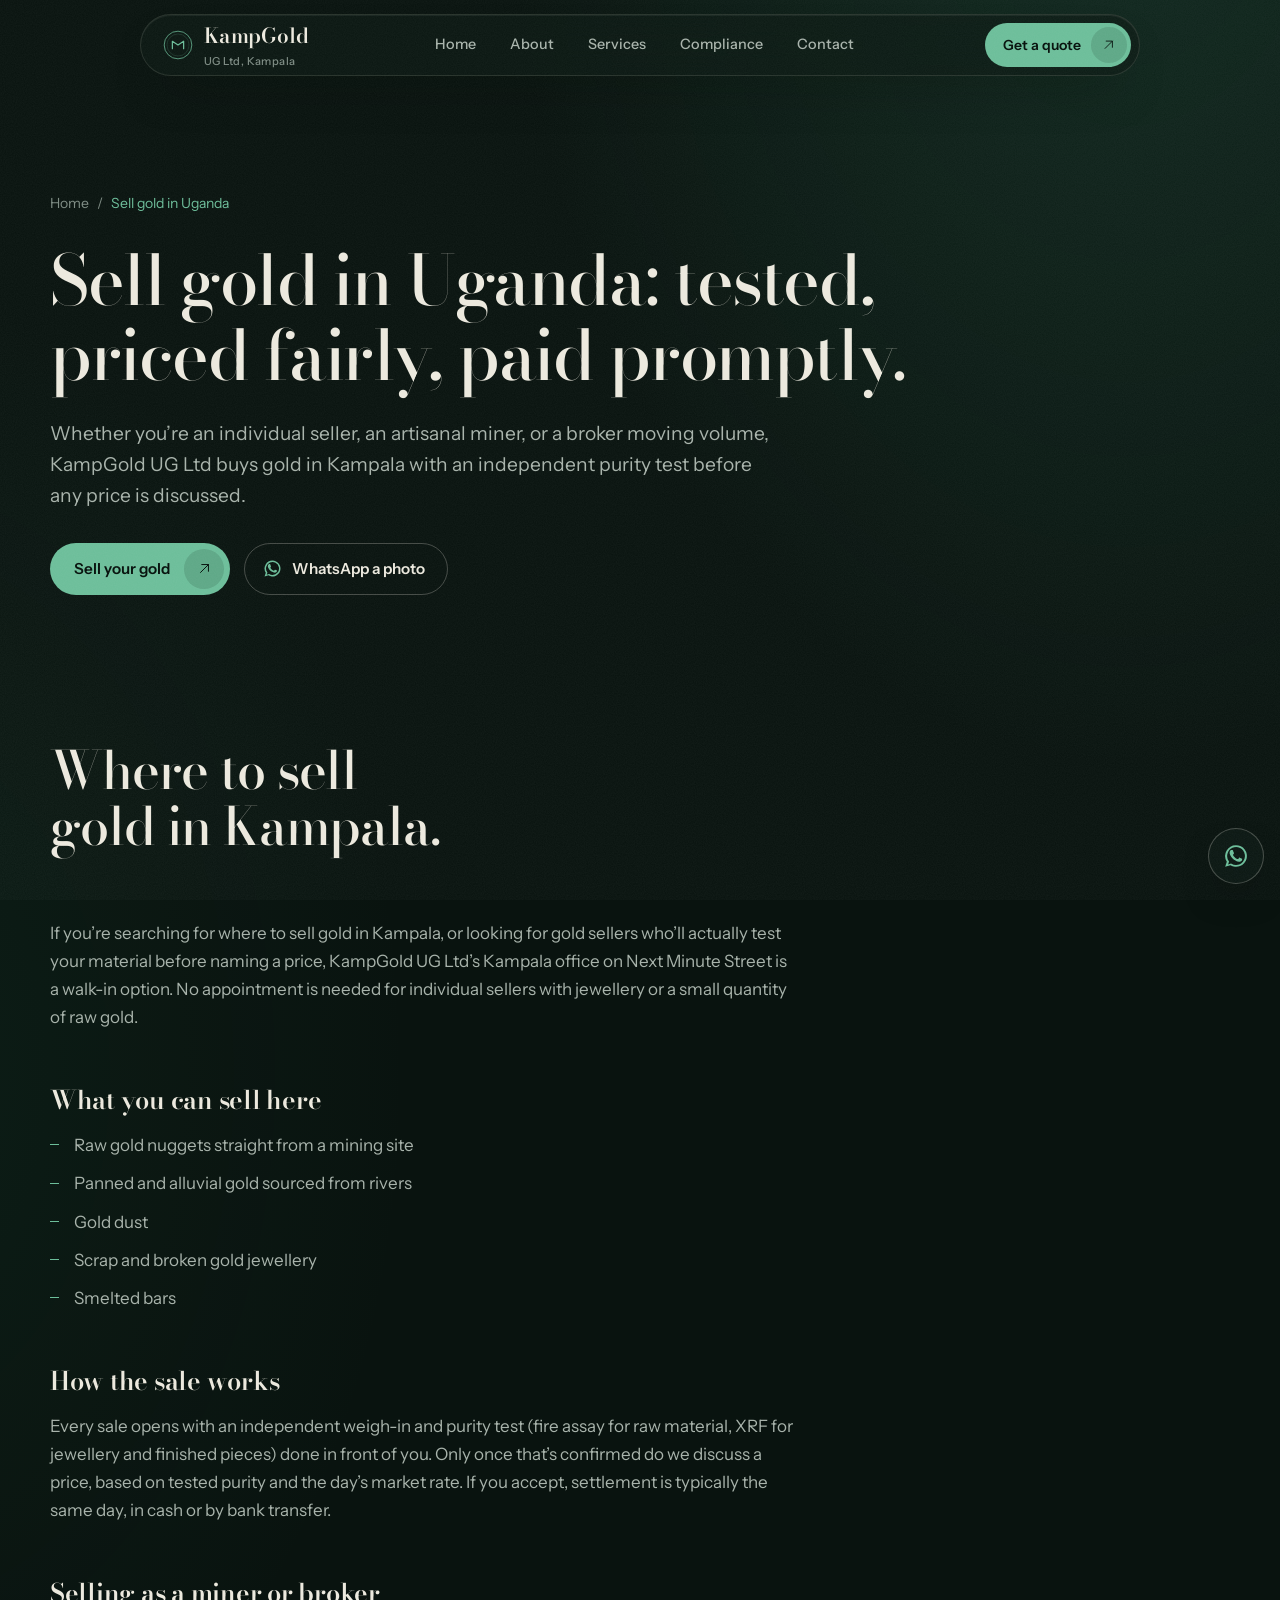
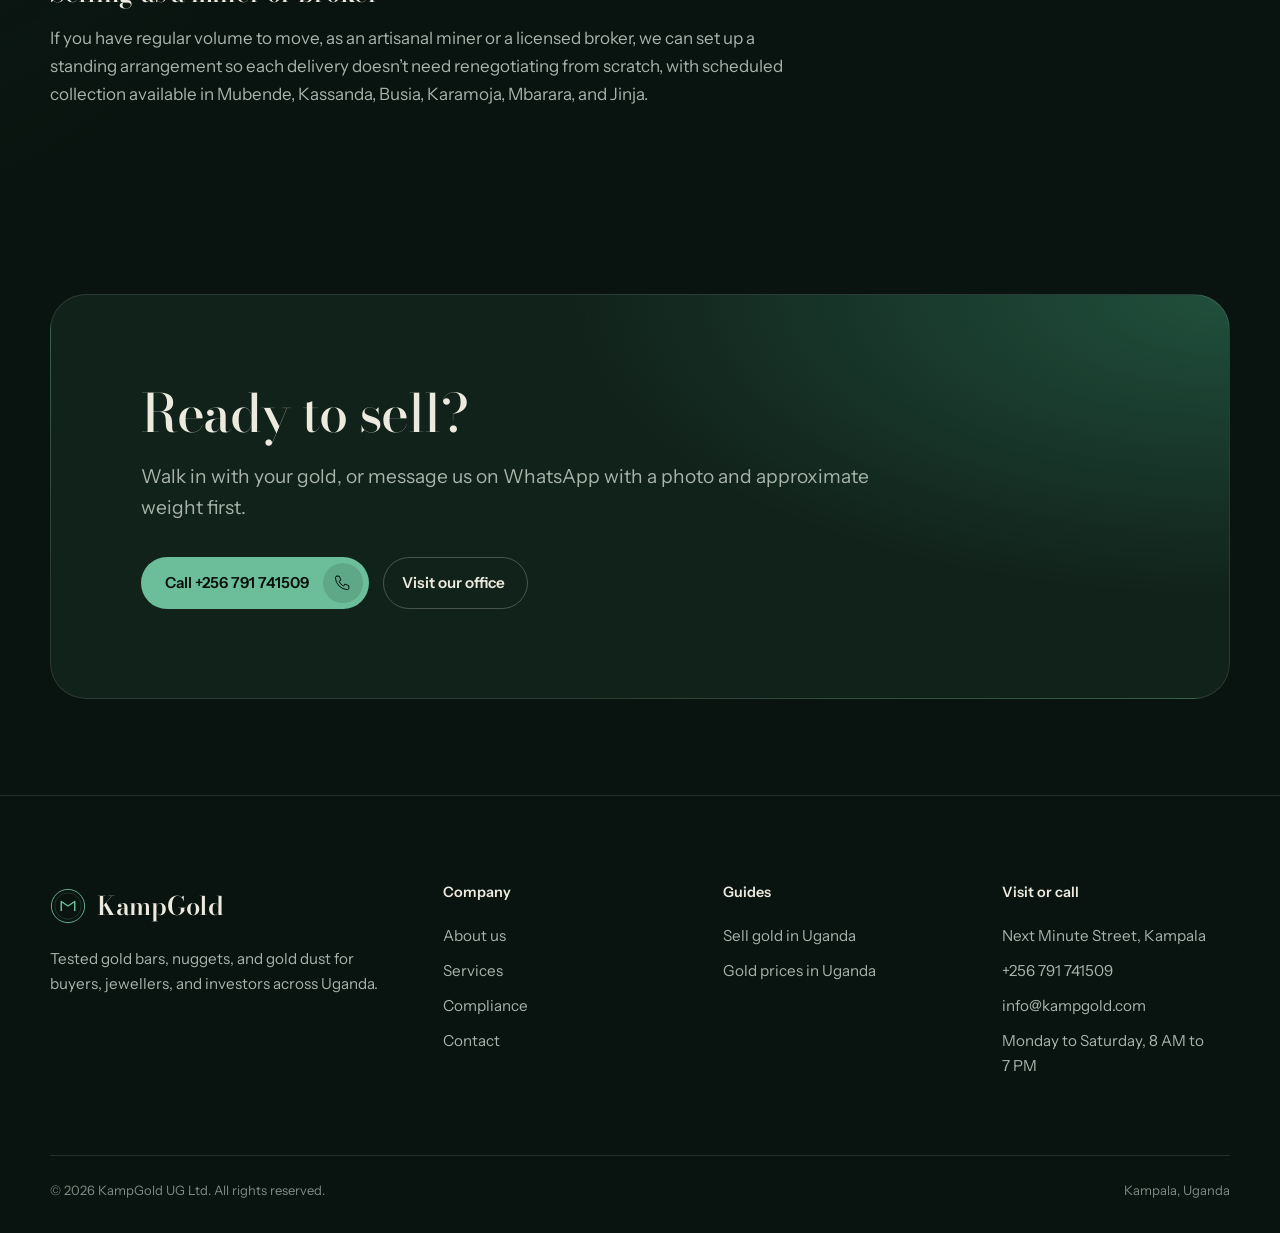
<file: sell-gold-uganda.html>
<!DOCTYPE html>
<html lang="en">
<head>
<meta charset="UTF-8">
<meta name="viewport" content="width=device-width, initial-scale=1, viewport-fit=cover">
<meta name="theme-color" content="#09130F">
<meta name="color-scheme" content="dark">
<title>Sell Gold in Uganda — Gold Sellers &amp; Where to Sell Gold in Kampala | KampGold</title>
<meta name="description" content="Looking to sell gold in Uganda? KampGold UG Ltd buys raw gold, nuggets, dust, scrap, and jewellery from sellers, miners, and brokers in Kampala — tested purity, fair pricing, prompt payout.">
<meta name="keywords" content="sell gold Uganda, gold sellers Uganda, where to sell gold in Kampala, sell gold jewellery Uganda, sell raw gold Uganda, gold buyer near me Uganda, cash for gold Kampala">
<meta property="og:title" content="Sell Gold in Uganda — Gold Sellers &amp; Where to Sell Gold in Kampala | KampGold">
<meta property="og:description" content="Looking to sell gold in Uganda? KampGold UG Ltd buys raw gold, nuggets, dust, scrap, and jewellery from sellers, miners, and brokers in Kampala — tested purity, fair pricing, prompt payout.">
<meta property="og:type" content="website">
<meta property="og:url" content="https://kampgold.com/sell-gold-uganda.html">
<meta property="og:image" content="https://kampgold.com/assets/gold-bars-scale.jpg">
<meta name="twitter:card" content="summary_large_image">
<link rel="canonical" href="https://kampgold.com/sell-gold-uganda.html">
<link rel="icon" href="data:image/svg+xml,%3Csvg xmlns='http://www.w3.org/2000/svg' viewBox='0 0 64 64'%3E%3Crect width='64' height='64' rx='14' fill='%2309130F'/%3E%3Ccircle cx='32' cy='32' r='24' fill='none' stroke='%236CBE9A' stroke-width='2'/%3E%3Cpath d='M21 40V24l11 8 11-8v16' fill='none' stroke='%236CBE9A' stroke-width='3.4' stroke-linecap='round' stroke-linejoin='round'/%3E%3C/svg%3E">
<link rel="preload" href="assets/fonts/bodoni-moda-latin-standard-normal.woff2" as="font" type="font/woff2" crossorigin>
<link rel="preload" href="assets/fonts/instrument-sans-latin-wght-normal.woff2" as="font" type="font/woff2" crossorigin>
<script>document.documentElement.classList.add('js')</script>
<link rel="stylesheet" href="assets/style.css">
<script type="application/ld+json">
{
  "@context": "https://schema.org",
  "@type": "FAQPage",
  "mainEntity": [
    {"@type": "Question","name": "Where can I sell gold in Kampala?","acceptedAnswer": {"@type": "Answer","text": "KampGold UG Ltd buys gold from walk-in sellers at our Kampala office on Next Minute Street. We test purity by fire assay or XRF before offering a price."}},
    {"@type": "Question","name": "What kind of gold can I sell?","acceptedAnswer": {"@type": "Answer","text": "Raw nuggets, panned or alluvial gold, gold dust, scrap, and jewellery are all accepted and tested the same way."}},
    {"@type": "Question","name": "How fast will I get paid after selling gold?","acceptedAnswer": {"@type": "Answer","text": "Most sales are settled the same day, in cash or by bank transfer, once a price is agreed after testing."}}
  ]
}
</script>
</head>
<body>
<svg width="0" height="0" style="position:absolute" aria-hidden="true" focusable="false">
<symbol id="i-mark" viewBox="0 0 64 64"><circle cx="32" cy="32" r="29.5" fill="none" stroke="currentColor" stroke-width="1.6"/><circle cx="32" cy="32" r="23.5" fill="none" stroke="currentColor" stroke-width=".7" opacity=".5"/><path d="M20 40V24l12 8 12-8v16" fill="none" stroke="currentColor" stroke-width="2.6" stroke-linecap="round" stroke-linejoin="round"/></symbol>
<symbol id="i-arrow" viewBox="0 0 24 24"><path d="M7 17 17 7M8.5 7H17v8.5"/></symbol>
<symbol id="i-phone" viewBox="0 0 24 24"><path d="M5 4h3l2 5-2.5 1.5a11 11 0 0 0 6 6L15 14l5 2v3a2 2 0 0 1-2 2A16 16 0 0 1 3 6a2 2 0 0 1 2-2z"/></symbol>
<symbol id="i-mail" viewBox="0 0 24 24"><rect x="3" y="5" width="18" height="14" rx="2"/><path d="m3.5 7 8.5 6 8.5-6"/></symbol>
<symbol id="i-pin" viewBox="0 0 24 24"><path d="M12 21s-6.5-5.6-6.5-11a6.5 6.5 0 0 1 13 0c0 5.4-6.5 11-6.5 11z"/><circle cx="12" cy="10" r="2.3"/></symbol>
<symbol id="i-clock" viewBox="0 0 24 24"><circle cx="12" cy="12" r="9"/><path d="M12 7v5l3 2"/></symbol>
<symbol id="i-wa" viewBox="0 0 24 24"><path d="M17.5 14.4c-.3-.1-1.7-.8-1.9-.9-.3-.1-.5-.1-.7.1-.2.3-.7.9-.9 1.1-.2.2-.3.2-.6.1-.3-.1-1.3-.5-2.4-1.5-.9-.8-1.5-1.8-1.7-2.1-.2-.3 0-.5.1-.6.1-.1.3-.3.4-.5.1-.2.2-.3.3-.5.1-.2 0-.4 0-.5-.1-.1-.7-1.6-.9-2.2-.2-.6-.5-.5-.7-.5h-.6c-.2 0-.5.1-.8.4-.3.3-1 1-1 2.4s1 2.8 1.2 3c.1.2 2 3.1 4.9 4.3.7.3 1.2.5 1.6.6.7.2 1.3.2 1.8.1.5-.1 1.7-.7 1.9-1.3.2-.6.2-1.2.2-1.3-.1-.2-.3-.2-.6-.4z"/><path d="M12 2a10 10 0 0 0-8.5 15.3L2 22l4.8-1.5A10 10 0 1 0 12 2zm0 18.2a8.2 8.2 0 0 1-4.2-1.1l-.3-.2-2.8.9.9-2.7-.2-.3A8.2 8.2 0 1 1 12 20.2z"/></symbol>
</svg>
<a class="skip" href="#main">Skip to content</a>
<header class="site-header">
  <div class="nav-pill">
    <a class="logo" href="index.html" aria-label="KampGold UG Ltd, home">
      <svg class="mark" aria-hidden="true"><use href="#i-mark"/></svg>
      <span><span class="logo__word">KampGold</span><span class="logo__sub">UG Ltd, Kampala</span></span>
    </a>
    <nav class="nav-links" aria-label="Main"><a href="index.html">Home</a><a href="about.html">About</a><a href="services.html">Services</a><a href="compliance.html">Compliance</a><a href="contact.html">Contact</a></nav>
    <a class="btn btn--primary btn--sm nav-cta" href="contact.html"><span>Get a quote</span><span class="btn__icon"><svg class="ic" aria-hidden="true"><use href="#i-arrow"/></svg></span></a>
    <button class="menu-btn" id="menuBtn" type="button" aria-expanded="false" aria-controls="menu" aria-label="Open menu"><span></span><span></span></button>
  </div>
</header>
<div class="menu" id="menu">
  <nav aria-label="Mobile"><a class="menu__link" style="--i:0" href="index.html">Home</a><a class="menu__link" style="--i:1" href="about.html">About</a><a class="menu__link" style="--i:2" href="services.html">Services</a><a class="menu__link" style="--i:3" href="compliance.html">Compliance</a><a class="menu__link" style="--i:4" href="contact.html">Contact</a></nav>
  <div class="menu__foot">
    <a href="tel:+256791741509">+256 791 741509</a>
    <a href="mailto:info@kampgold.com">info@kampgold.com</a>
    <span>Monday to Saturday, 8&nbsp;AM to 7&nbsp;PM</span>
  </div>
</div>
<main id="main">
<section class="page-hero">
  <div class="wrap">
    <nav class="crumbs" aria-label="Breadcrumb"><a href="index.html">Home</a><span aria-hidden="true">/</span><span aria-current="page">Sell gold in Uganda</span></nav>
    <h1 class="title">Sell gold in Uganda: tested, priced fairly, paid promptly.</h1>
    <p class="lead">Whether you’re an individual seller, an artisanal miner, or a broker moving volume, KampGold UG Ltd buys gold in Kampala with an independent purity test before any price is discussed.</p>
      <div class="actions"><a class="btn btn--primary" href="contact.html"><span>Sell your gold</span><span class="btn__icon"><svg class="ic" aria-hidden="true"><use href="#i-arrow"/></svg></span></a><a class="btn btn--ghost" href="https://wa.me/256791741509" target="_blank" rel="noopener noreferrer"><svg class="ic ic--fill" aria-hidden="true"><use href="#i-wa"/></svg><span>WhatsApp a photo</span></a></div>
  </div>
</section>

<section class="section--tight">
  <div class="wrap">
    <div class="head" data-reveal><h2 class="h2">Where to sell gold in Kampala.</h2></div>
    <div class="prose" data-reveal>
      <p>If you’re searching for where to sell gold in Kampala, or looking for gold sellers who’ll actually test your material before naming a price, KampGold UG Ltd’s Kampala office on Next Minute Street is a walk-in option. No appointment is needed for individual sellers with jewellery or a small quantity of raw gold.</p>
      <h3 class="h3">What you can sell here</h3>
      <ul>
        <li>Raw gold nuggets straight from a mining site</li>
        <li>Panned and alluvial gold sourced from rivers</li>
        <li>Gold dust</li>
        <li>Scrap and broken gold jewellery</li>
        <li>Smelted bars</li>
      </ul>
      <h3 class="h3">How the sale works</h3>
      <p>Every sale opens with an independent weigh-in and purity test (fire assay for raw material, XRF for jewellery and finished pieces) done in front of you. Only once that’s confirmed do we discuss a price, based on tested purity and the day’s market rate. If you accept, settlement is typically the same day, in cash or by bank transfer.</p>
      <h3 class="h3">Selling as a miner or broker</h3>
      <p>If you have regular volume to move, as an artisanal miner or a licensed broker, we can set up a standing arrangement so each delivery doesn’t need renegotiating from scratch, with scheduled collection available in Mubende, Kassanda, Busia, Karamoja, Mbarara, and Jinja.</p>
    </div>
  </div>
</section>

<section class="section--tight">
  <div class="wrap">
    <div class="cta" data-reveal>
      <h2 class="h2">Ready to sell?</h2>
      <p class="lead">Walk in with your gold, or message us on WhatsApp with a photo and approximate weight first.</p>
      <div class="actions"><a class="btn btn--primary" href="tel:+256791741509"><span>Call +256 791 741509</span><span class="btn__icon"><svg class="ic" aria-hidden="true"><use href="#i-phone"/></svg></span></a><a class="btn btn--ghost" href="contact.html"><span>Visit our office</span></a></div>
    </div>
  </div>
</section>
</main>
<a class="float-wa" href="https://wa.me/256791741509" target="_blank" rel="noopener noreferrer" aria-label="Chat on WhatsApp"><svg class="ic ic--fill" aria-hidden="true"><use href="#i-wa"/></svg></a>
<footer class="site-footer">
  <div class="wrap">
    <div class="footer-grid">
      <div class="footer-brand">
        <a class="logo" href="index.html" aria-label="KampGold UG Ltd, home"><svg class="mark" aria-hidden="true" style="width:36px;height:36px"><use href="#i-mark"/></svg><span class="logo__word">KampGold</span></a>
        <p class="footer-desc">Tested gold bars, nuggets, and gold dust for buyers, jewellers, and investors across Uganda.</p>
      </div>
      <div class="footer-col">
        <h2>Company</h2>
        <a href="about.html">About us</a>
        <a href="services.html">Services</a>
        <a href="compliance.html">Compliance</a>
        <a href="contact.html">Contact</a>
      </div>
      <div class="footer-col">
        <h2>Guides</h2>
        <a href="sell-gold-uganda.html">Sell gold in Uganda</a>
        <a href="gold-prices-uganda.html">Gold prices in Uganda</a>
      </div>
      <div class="footer-col">
        <h2>Visit or call</h2>
        <a href="contact.html">Next Minute Street, Kampala</a>
        <a href="tel:+256791741509">+256 791 741509</a>
        <a href="mailto:info@kampgold.com">info@kampgold.com</a>
        <p>Monday to Saturday, 8&nbsp;AM to 7&nbsp;PM</p>
      </div>
    </div>
    <div class="footer-bottom"><span>© 2026 KampGold UG Ltd. All rights reserved.</span><span>Kampala, Uganda</span></div>
  </div>
</footer>
<script src="assets/script.js" defer></script>
</body>
</html>
</file>
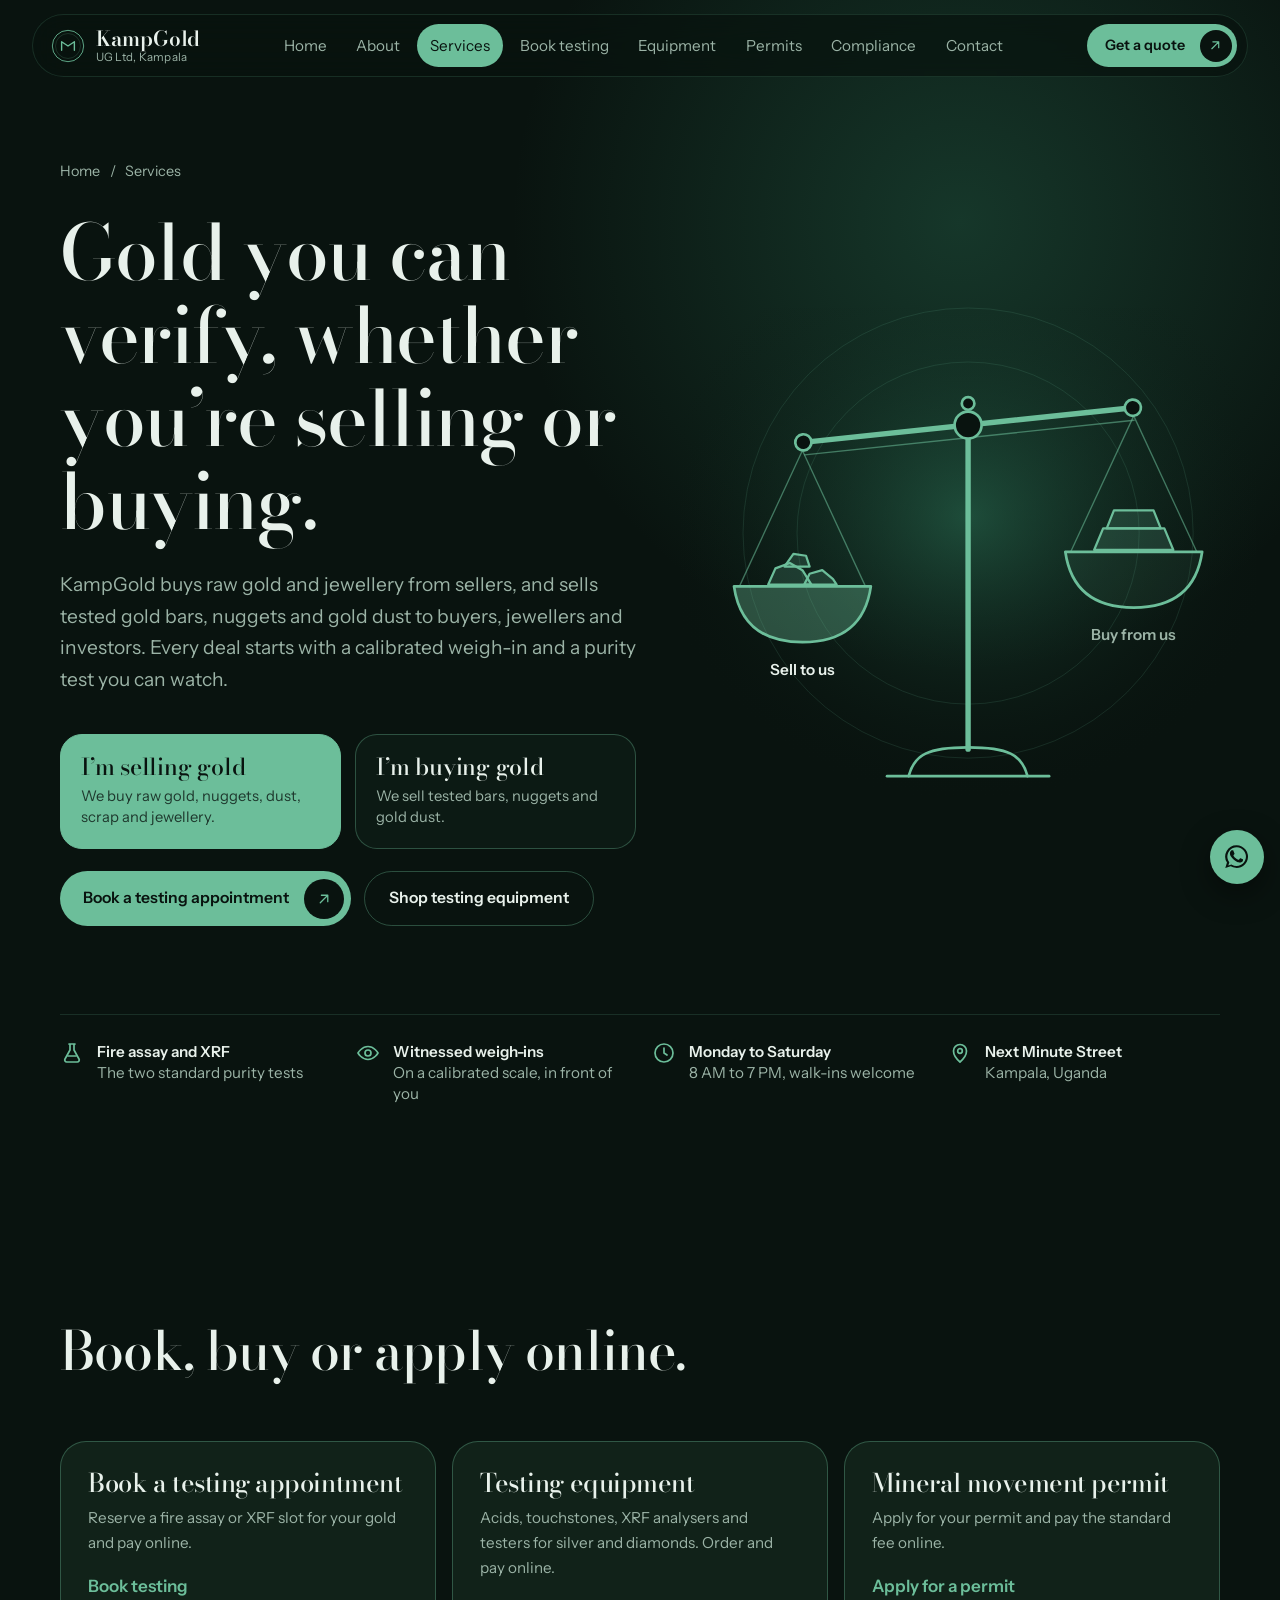
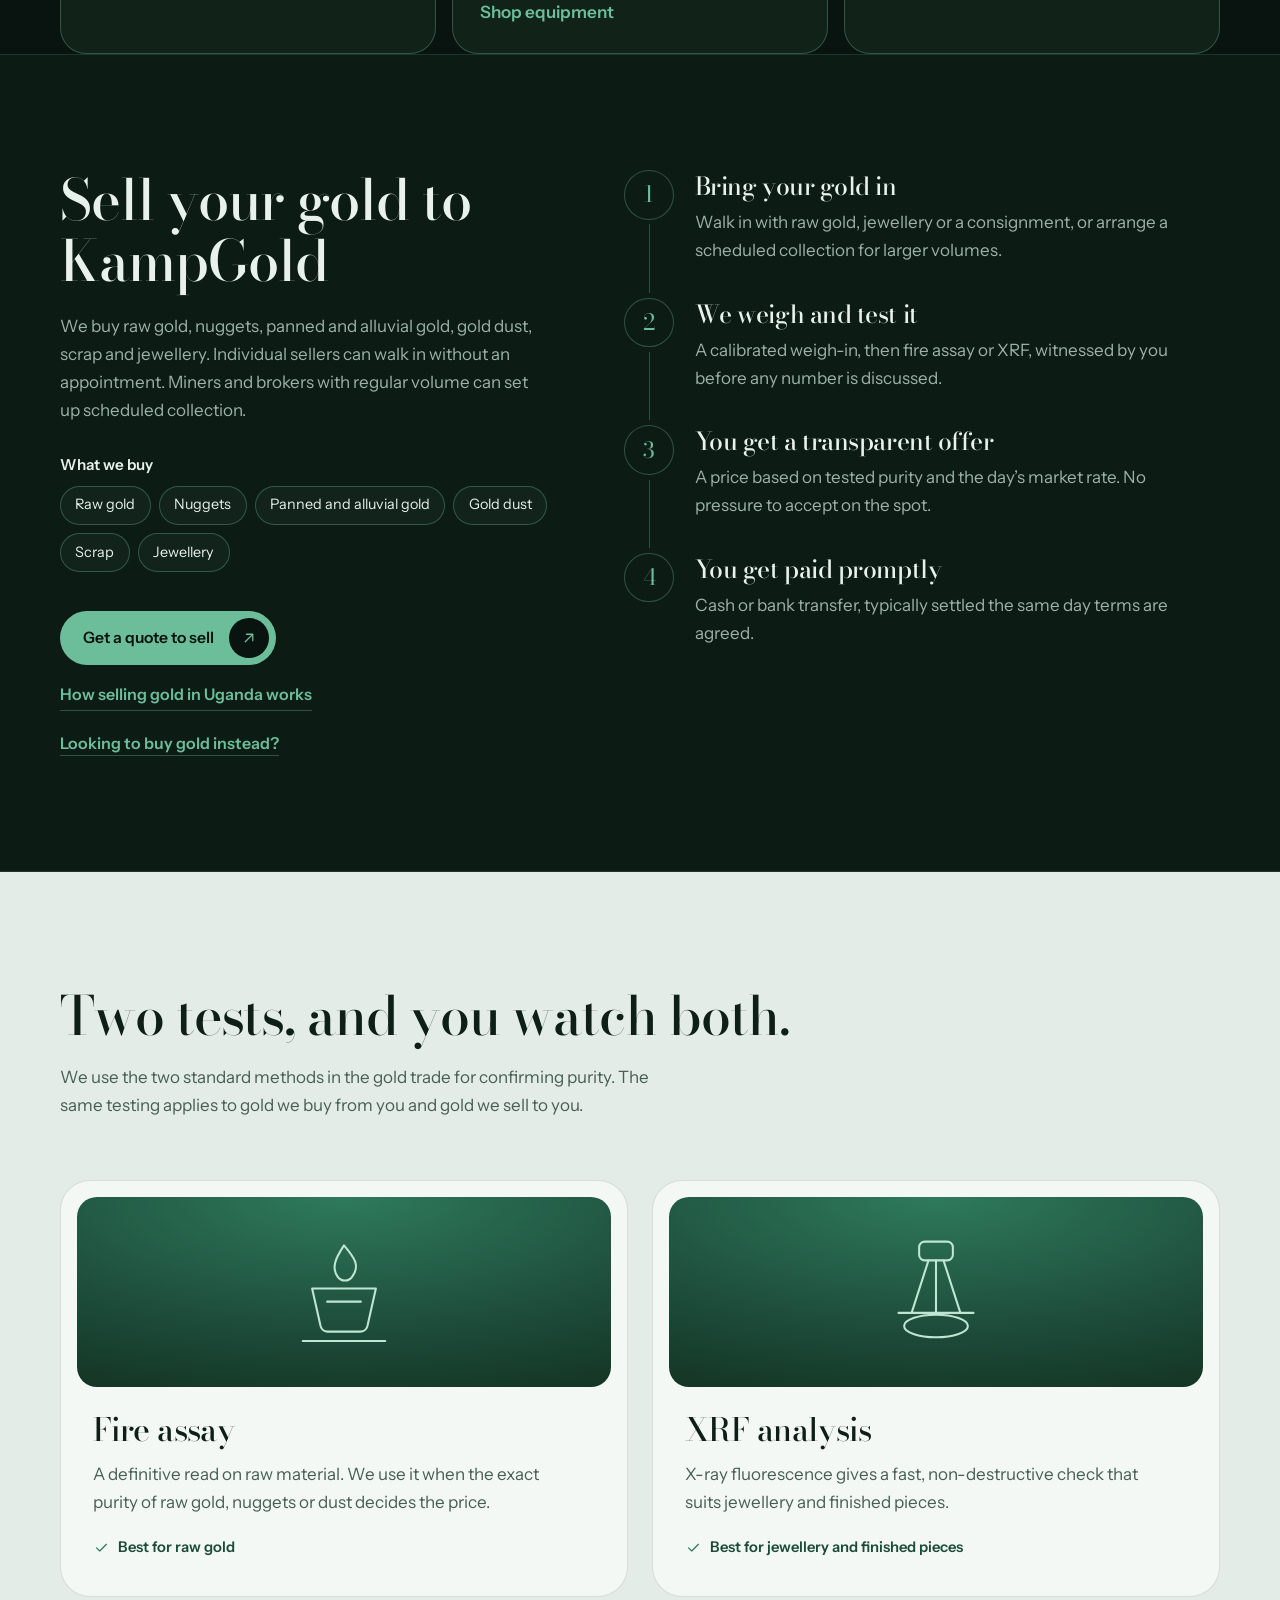
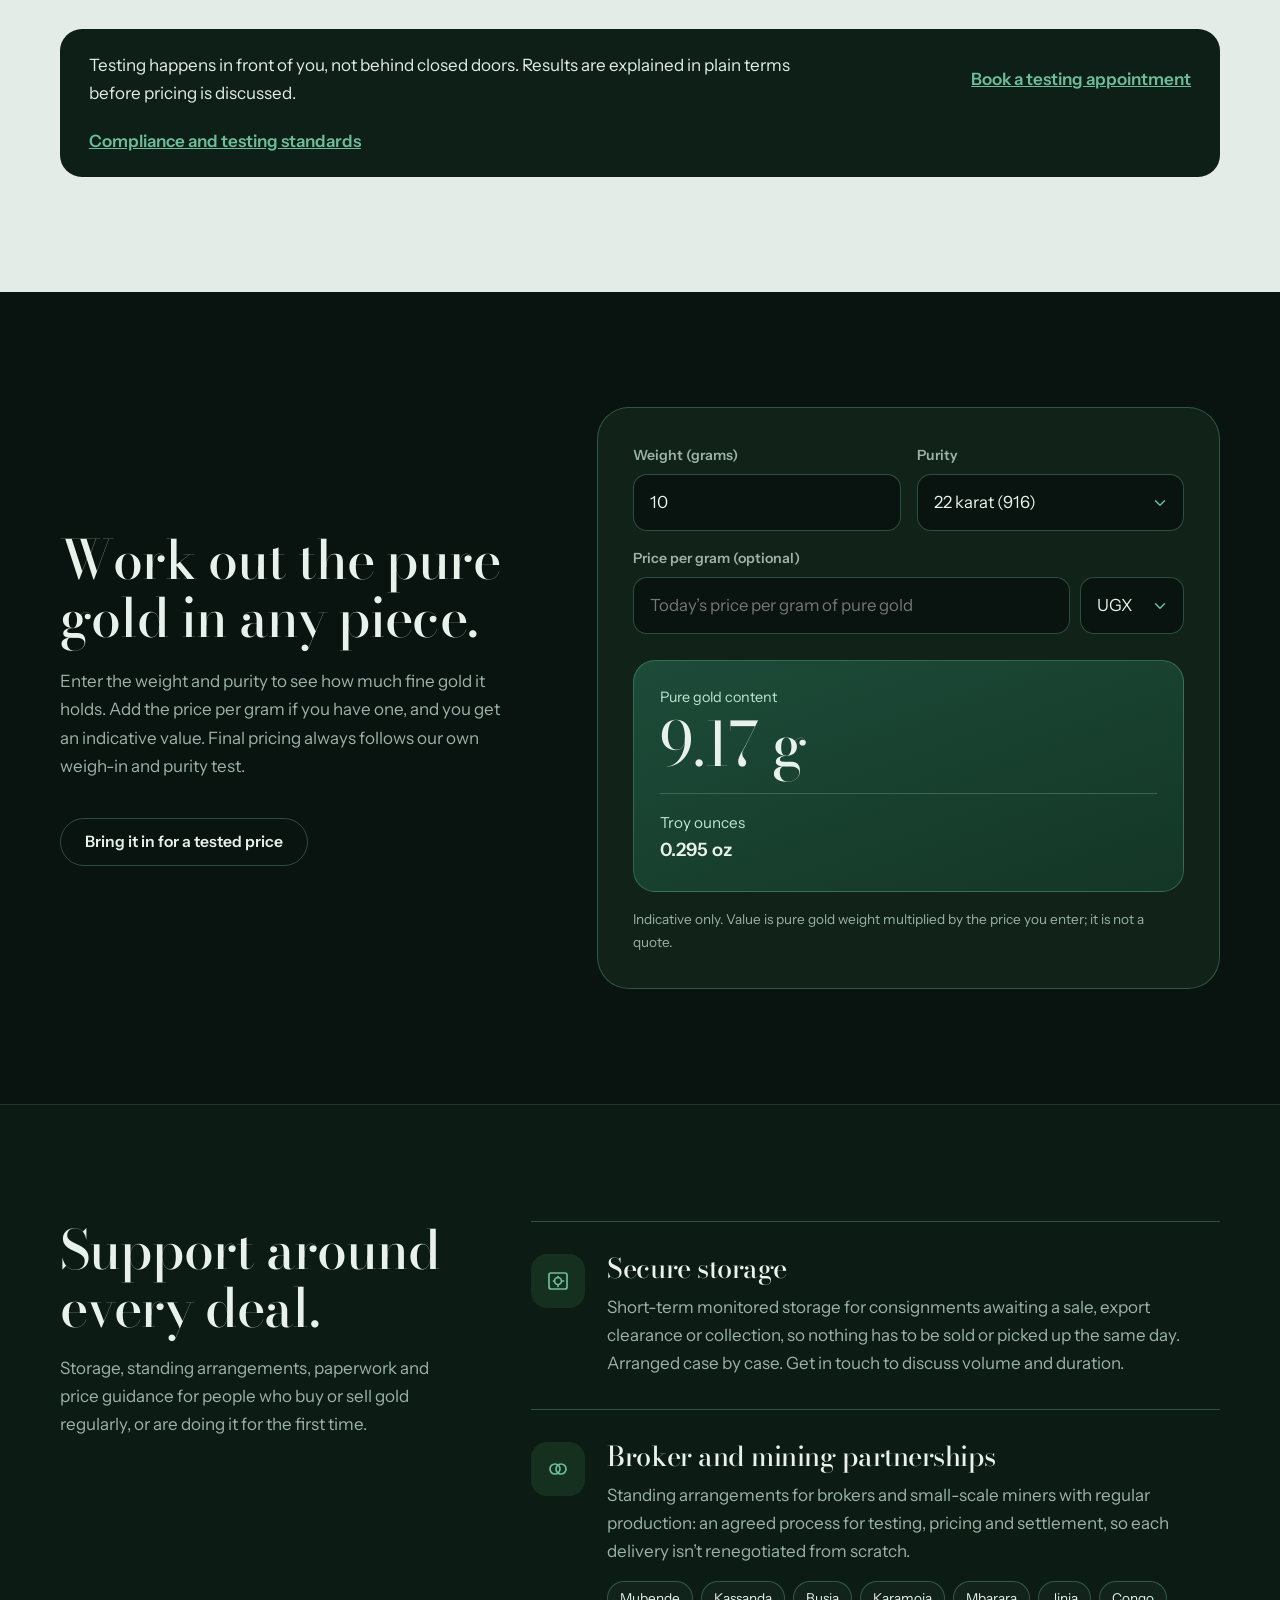
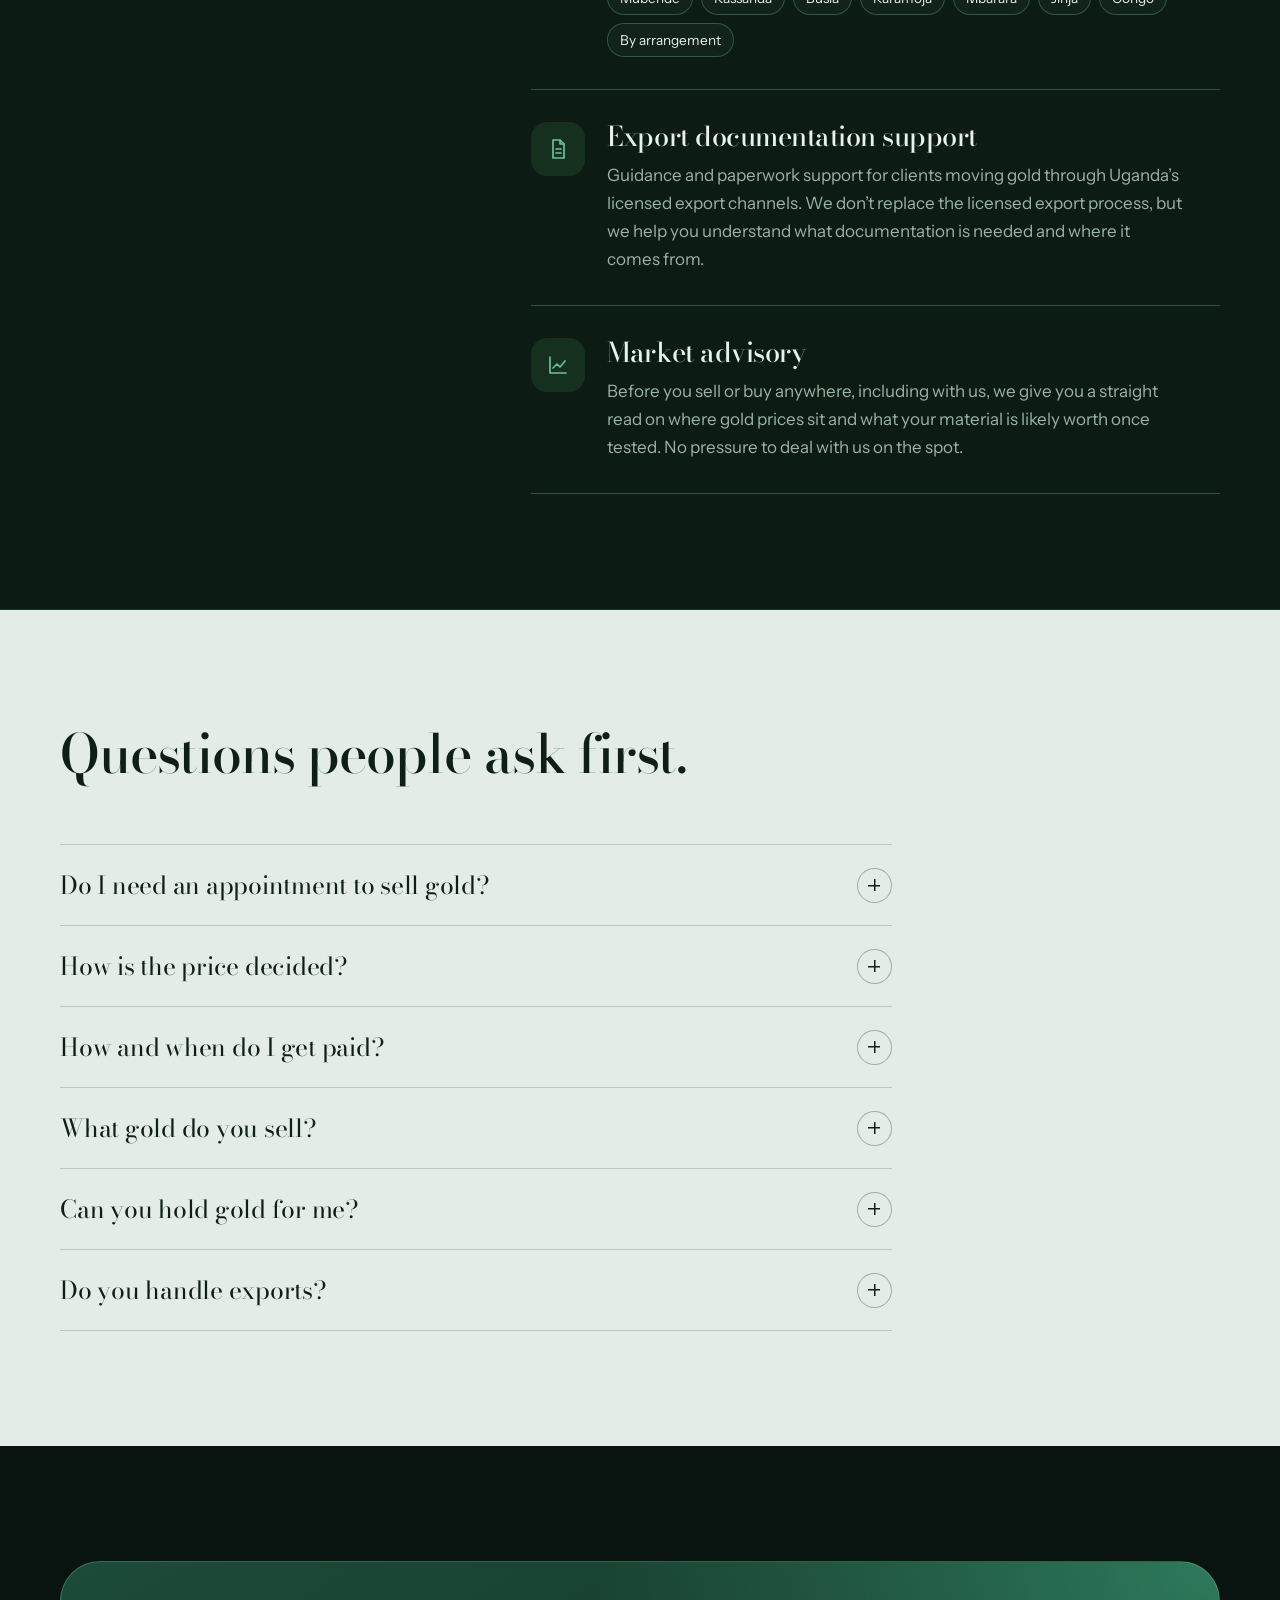
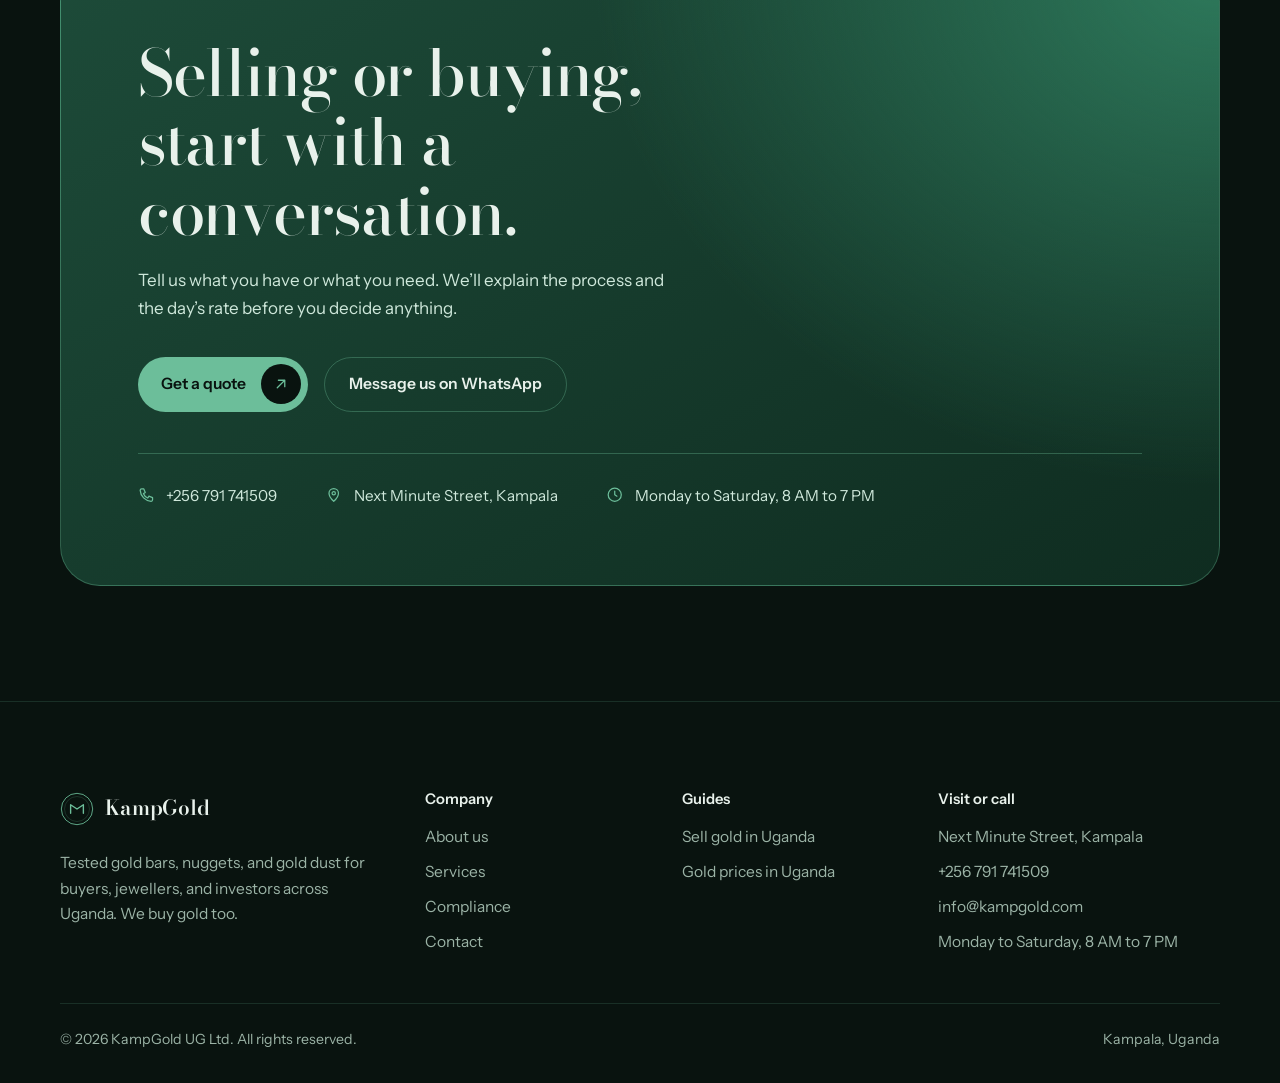
<file: services.html>
<!DOCTYPE html>
<html lang="en">
<head>
<meta charset="UTF-8">
<meta name="viewport" content="width=device-width, initial-scale=1, viewport-fit=cover">
<meta name="theme-color" content="#09130F">
<meta name="color-scheme" content="dark">
<title>Buy and Sell Gold, Assaying, Storage & Export Support — KampGold UG Ltd, Kampala</title>
<meta name="description" content="KampGold UG Ltd buys raw gold and jewellery and sells tested gold bars, nuggets and gold dust in Kampala, Uganda. Fire assay and XRF testing, secure storage, broker and mining partnerships, export documentation support and market advisory.">
<meta property="og:title" content="Buy and Sell Gold, Assaying, Storage & Export Support — KampGold UG Ltd, Kampala">
<meta property="og:description" content="KampGold UG Ltd buys raw gold and jewellery and sells tested gold bars, nuggets and gold dust in Kampala, Uganda. Fire assay and XRF testing, secure storage, broker and mining partnerships, export documentation support and market advisory.">
<meta property="og:type" content="website">
<meta property="og:url" content="https://kampgold.com/services.html">
<meta property="og:image" content="https://kampgold.com/assets/gold-bars-scale.jpg">
<meta name="twitter:card" content="summary_large_image">
<link rel="canonical" href="https://kampgold.com/services.html">
<link rel="icon" href="data:image/svg+xml,%3Csvg xmlns='http://www.w3.org/2000/svg' viewBox='0 0 64 64'%3E%3Crect width='64' height='64' rx='14' fill='%2309130F'/%3E%3Ccircle cx='32' cy='32' r='24' fill='none' stroke='%236CBE9A' stroke-width='2'/%3E%3Cpath d='M21 40V24l11 8 11-8v16' fill='none' stroke='%236CBE9A' stroke-width='3.4' stroke-linecap='round' stroke-linejoin='round'/%3E%3C/svg%3E">
<link rel="preload" href="assets/fonts/bodoni-moda-latin-standard-normal.woff2" as="font" type="font/woff2" crossorigin>
<link rel="preload" href="assets/fonts/instrument-sans-latin-wght-normal.woff2" as="font" type="font/woff2" crossorigin>
<script>document.documentElement.classList.add('js');var R={'#book':'book-testing.html','#equipment':'equipment.html','#permit':'permits.html'};if(R[location.hash])location.replace(R[location.hash])</script>

<script type="application/ld+json">
{"@context":"https://schema.org","@type":"FAQPage","mainEntity":[
{"@type":"Question","name":"Do I need an appointment to sell gold to KampGold?","acceptedAnswer":{"@type":"Answer","text":"Individual sellers can walk in to our Kampala office without an appointment. Miners and brokers with regular volume can arrange scheduled collection."}},
{"@type":"Question","name":"How is the price of gold decided?","acceptedAnswer":{"@type":"Answer","text":"Prices are based on the tested purity, the weight and the day's market rate. We weigh and test in front of you before any price is named."}},
{"@type":"Question","name":"How and when do I get paid when I sell gold?","acceptedAnswer":{"@type":"Answer","text":"Payment is by cash or bank transfer, typically settled the same day terms are agreed."}},
{"@type":"Question","name":"What gold does KampGold sell?","acceptedAnswer":{"@type":"Answer","text":"We sell tested gold bars, nuggets and gold dust to buyers, jewellers and investors. Contact us for current availability and a quote."}},
{"@type":"Question","name":"Can KampGold store gold for me?","acceptedAnswer":{"@type":"Answer","text":"Yes. We offer short-term monitored storage for clients awaiting a sale, export clearance or collection. It is arranged case by case."}},
{"@type":"Question","name":"Does KampGold handle gold exports?","acceptedAnswer":{"@type":"Answer","text":"We give guidance and paperwork support, but export itself goes through Uganda's licensed export channels."}}
]}
</script>

<link rel="stylesheet" href="assets/services.css">
</head>
<body>
<svg width="0" height="0" style="position:absolute" aria-hidden="true" focusable="false">
<symbol id="i-mark" viewBox="0 0 64 64"><circle cx="32" cy="32" r="29.5" fill="none" stroke="currentColor" stroke-width="1.6"/><circle cx="32" cy="32" r="23.5" fill="none" stroke="currentColor" stroke-width=".7" opacity=".5"/><path d="M20 40V24l12 8 12-8v16" fill="none" stroke="currentColor" stroke-width="2.6" stroke-linecap="round" stroke-linejoin="round"/></symbol>
<symbol id="i-arrow" viewBox="0 0 24 24"><path d="M7 17 17 7M8.5 7H17v8.5"/></symbol>
<symbol id="i-phone" viewBox="0 0 24 24"><path d="M5 4h3l2 5-2.5 1.5a11 11 0 0 0 6 6L15 14l5 2v3a2 2 0 0 1-2 2A16 16 0 0 1 3 6a2 2 0 0 1 2-2z"/></symbol>
<symbol id="i-mail" viewBox="0 0 24 24"><rect x="3" y="5" width="18" height="14" rx="2"/><path d="m3.5 7 8.5 6 8.5-6"/></symbol>
<symbol id="i-pin" viewBox="0 0 24 24"><path d="M12 21s-6.5-5.6-6.5-11a6.5 6.5 0 0 1 13 0c0 5.4-6.5 11-6.5 11z"/><circle cx="12" cy="10" r="2.3"/></symbol>
<symbol id="i-clock" viewBox="0 0 24 24"><circle cx="12" cy="12" r="9"/><path d="M12 7v5l3 2"/></symbol>
<symbol id="i-wa" viewBox="0 0 24 24"><path d="M17.5 14.4c-.3-.1-1.7-.8-1.9-.9-.3-.1-.5-.1-.7.1-.2.3-.7.9-.9 1.1-.2.2-.3.2-.6.1-.3-.1-1.3-.5-2.4-1.5-.9-.8-1.5-1.8-1.7-2.1-.2-.3 0-.5.1-.6.1-.1.3-.3.4-.5.1-.2.2-.3.3-.5.1-.2 0-.4 0-.5-.1-.1-.7-1.6-.9-2.2-.2-.6-.5-.5-.7-.5h-.6c-.2 0-.5.1-.8.4-.3.3-1 1-1 2.4s1 2.8 1.2 3c.1.2 2 3.1 4.9 4.3.7.3 1.2.5 1.6.6.7.2 1.3.2 1.8.1.5-.1 1.7-.7 1.9-1.3.2-.6.2-1.2.2-1.3-.1-.2-.3-.2-.6-.4z"/><path d="M12 2a10 10 0 0 0-8.5 15.3L2 22l4.8-1.5A10 10 0 1 0 12 2zm0 18.2a8.2 8.2 0 0 1-4.2-1.1l-.3-.2-2.8.9.9-2.7-.2-.3A8.2 8.2 0 1 1 12 20.2z"/></symbol>
<symbol id="i-vault" viewBox="0 0 24 24"><rect x="3" y="4" width="18" height="16" rx="2"/><circle cx="12" cy="12" r="3.5"/><path d="M12 8.5v-1M12 16.5v1M8.5 12h-1M16.5 12h1"/></symbol>
<symbol id="i-link" viewBox="0 0 24 24"><circle cx="9" cy="12" r="5"/><circle cx="15" cy="12" r="5"/></symbol>
<symbol id="i-doc" viewBox="0 0 24 24"><path d="M7 3h7l4 4v14H7z"/><path d="M14 3v4h4M10 12h5M10 16h5"/></symbol>
<symbol id="i-chart" viewBox="0 0 24 24"><path d="M4 20V4M4 20h16"/><path d="m7 15 4-4 3 3 5-6"/></symbol>
<symbol id="i-scale" viewBox="0 0 24 24"><path d="M12 4v16M7 20h10M5 7h14"/><path d="M5 7l-2.5 6h5zM19 7l-2.5 6h5z"/></symbol>
<symbol id="i-flask" viewBox="0 0 24 24"><path d="M9 3h6M10 3v6l-5 9a2 2 0 0 0 1.8 3h10.4a2 2 0 0 0 1.8-3l-5-9V3"/><path d="M8 15h8"/></symbol>
<symbol id="i-eye" viewBox="0 0 24 24"><path d="M2 12s3.6-6.5 10-6.5S22 12 22 12s-3.6 6.5-10 6.5S2 12 2 12z"/><circle cx="12" cy="12" r="3"/></symbol>
<symbol id="i-check" viewBox="0 0 24 24"><path d="m5 12.5 4.5 4.5L19 7.5"/></symbol>
</svg>

<a class="skip" href="#main">Skip to content</a>

<header class="site-header">
  <div class="nav-pill">
    <a class="logo" href="index.html" aria-label="KampGold UG Ltd, home">
      <svg class="mark" aria-hidden="true"><use href="#i-mark"/></svg>
      <span><span class="logo__word">KampGold</span><span class="logo__sub">UG Ltd, Kampala</span></span>
    </a>
    <nav class="nav-links" aria-label="Main"><a href="index.html">Home</a><a href="about.html">About</a><a href="services.html" aria-current="page">Services</a><a href="book-testing.html">Book testing</a><a href="equipment.html">Equipment</a><a href="permits.html">Permits</a><a href="compliance.html">Compliance</a><a href="contact.html">Contact</a></nav>
    <a class="btn btn--primary btn--sm nav-cta" href="contact.html"><span>Get a quote</span><span class="btn__icon"><svg class="ic" aria-hidden="true"><use href="#i-arrow"/></svg></span></a>
    <button class="menu-btn" id="menuBtn" type="button" aria-expanded="false" aria-controls="menu" aria-label="Open menu"><span></span><span></span></button>
  </div>
</header>
<div class="menu" id="menu">
  <nav aria-label="Mobile"><a class="menu__link" href="index.html">Home</a><a class="menu__link" href="about.html">About</a><a class="menu__link" href="services.html">Services</a><a class="menu__link" href="book-testing.html">Book testing</a><a class="menu__link" href="equipment.html">Equipment</a><a class="menu__link" href="permits.html">Permits</a><a class="menu__link" href="compliance.html">Compliance</a><a class="menu__link" href="contact.html">Contact</a></nav>
  <div class="menu__foot">
    <a href="tel:+256791741509">+256 791 741509</a>
    <a href="mailto:info@kampgold.com">info@kampgold.com</a>
    <span>Monday to Saturday, 8&nbsp;AM to 7&nbsp;PM</span>
  </div>
</div>

<main id="main">

<!-- ================= HERO ================= -->
<section class="hero">
  <div class="wrap">
    <nav class="crumbs" aria-label="Breadcrumb"><a href="index.html">Home</a><span aria-hidden="true">/</span><span aria-current="page">Services</span></nav>
    <div class="hero__grid">
      <div>
        <h1>Gold you can verify, whether you’re selling or buying.</h1>
        <p class="lead">KampGold buys raw gold and jewellery from sellers, and sells tested gold bars, nuggets and gold dust to buyers, jewellers and investors. Every deal starts with a calibrated weigh-in and a purity test you can watch.</p>
        <div class="choices" role="tablist" aria-label="Choose what you want to do">
          <button class="choice" role="tab" id="tab-sell" data-side="sell" aria-selected="true" aria-controls="panel-sell" type="button">
            <strong>I’m selling gold</strong>
            <span>We buy raw gold, nuggets, dust, scrap and jewellery.</span>
          </button>
          <button class="choice" role="tab" id="tab-buy" data-side="buy" aria-selected="false" aria-controls="panel-buy" tabindex="-1" type="button">
            <strong>I’m buying gold</strong>
            <span>We sell tested bars, nuggets and gold dust.</span>
          </button>
        </div>
        <p style="margin-top:1.4rem;display:flex;flex-wrap:wrap;gap:.8rem"><a class="btn btn--primary" href="book-testing.html"><span>Book a testing appointment</span><span class="btn__icon"><svg class="ic" aria-hidden="true"><use href="#i-arrow"/></svg></span></a><a class="btn btn--ghost" href="equipment.html">Shop testing equipment</a></p>
      </div>

      <div class="scale-wrap">
        <svg id="scale" class="scale" data-side="sell" viewBox="0 0 560 540" role="img" aria-label="A balance scale that tilts toward the side you choose: sell to us, or buy from us.">
          <defs>
            <radialGradient id="glow" cx="50%" cy="40%" r="55%"><stop offset="0" stop-color="#2E7A5C" stop-opacity=".5"/><stop offset="1" stop-color="#09130F" stop-opacity="0"/></radialGradient>
          </defs>
          <rect x="-40" y="-20" width="640" height="580" fill="url(#glow)"/>
          <circle class="ring" cx="280" cy="230" r="250"/>
          <circle class="ring" cx="280" cy="230" r="190"/>
          <!-- stand -->
          <path class="metal thick" d="M280 124V470"/>
          <path class="metal" d="M190 500h180"/>
          <path class="metal" d="M214 500c6-24 22-32 66-32s60 8 66 32"/>
          <path class="metal thin" d="M280 150v300"/>
          <!-- beam -->
          <g class="beam">
            <path class="metal thick" d="M96 110H464"/>
            <path class="metal thin" d="M96 124H464"/>
            <circle class="knob" cx="96" cy="110" r="9"/>
            <circle class="knob" cx="464" cy="110" r="9"/>
          </g>
          <circle class="pivot" cx="280" cy="110" r="15"/>
          <circle class="metal" cx="280" cy="86" r="7" style="fill:var(--ink)"/>
          <!-- left pan: customer sells to KampGold -->
          <g class="hang hang-l">
            <path class="metal thin" d="M96 119L26 270M96 119L166 270"/>
            <path class="goods" d="M58 268l8-18 16-6 14 8 10 16z"/>
            <path class="goods" d="M98 268l6-12 14-4 12 10 4 6z"/>
            <path class="goods" d="M76 248l10-14 14 2 4 12z"/>
            <path class="pan" d="M20 270H172C166 312 140 332 96 332S26 312 20 270z"/>
            <text class="lbl" x="96" y="368">Sell to us</text>
          </g>
          <!-- right pan: customer buys from KampGold -->
          <g class="hang hang-r">
            <path class="metal thin" d="M464 119L394 270M464 119L534 270"/>
            <path class="goods" d="M420 268l10-24h68l10 24z"/>
            <path class="goods" d="M434 244l8-20h44l8 20z"/>
            <path class="pan" d="M388 270H540C534 312 508 332 464 332S394 312 388 270z"/>
            <text class="lbl" x="464" y="368">Buy from us</text>
          </g>
        </svg>
      </div>
    </div>

    <div class="facts">
      <div class="fact"><svg class="ic" aria-hidden="true"><use href="#i-flask"/></svg><span><b>Fire assay and XRF</b>The two standard purity tests</span></div>
      <div class="fact"><svg class="ic" aria-hidden="true"><use href="#i-eye"/></svg><span><b>Witnessed weigh-ins</b>On a calibrated scale, in front of you</span></div>
      <div class="fact"><svg class="ic" aria-hidden="true"><use href="#i-clock"/></svg><span><b>Monday to Saturday</b>8&nbsp;AM to 7&nbsp;PM, walk-ins welcome</span></div>
      <div class="fact"><svg class="ic" aria-hidden="true"><use href="#i-pin"/></svg><span><b>Next Minute Street</b>Kampala, Uganda</span></div>
    </div>
  </div>
</section>

<!-- ================= BOOK, BUY OR APPLY ================= -->
<section class="section" id="more" style="margin-top:clamp(3rem,6vw,5rem);padding-bottom:0">
  <div class="wrap">
    <div class="sec-head"><h2 class="h2">Book, buy or apply online.</h2></div>
    <div class="more">
      <a href="book-testing.html"><h3>Book a testing appointment</h3><p>Reserve a fire assay or XRF slot for your gold and pay online.</p><span>Book testing</span></a>
      <a href="equipment.html"><h3>Testing equipment</h3><p>Acids, touchstones, XRF analysers and testers for silver and diamonds. Order and pay online.</p><span>Shop equipment</span></a>
      <a href="permits.html"><h3>Mineral movement permit</h3><p>Apply for your permit and pay the standard fee online.</p><span>Apply for a permit</span></a>
    </div>
  </div>
</section>

<!-- ================= BUY / SELL PANELS ================= -->
<section class="section tone-2" id="trade">
  <div class="wrap">

    <!-- SELL TO US -->
    <div class="panel" id="panel-sell" role="tabpanel" aria-labelledby="tab-sell" tabindex="0">
      <div>
        <h2>Sell your gold to KampGold</h2>
        <p class="panel__body">We buy raw gold, nuggets, panned and alluvial gold, gold dust, scrap and jewellery. Individual sellers can walk in without an appointment. Miners and brokers with regular volume can set up scheduled collection.</p>
        <div class="group">
          <h3>What we buy</h3>
          <ul class="chips"><li class="chip">Raw gold</li><li class="chip">Nuggets</li><li class="chip">Panned and alluvial gold</li><li class="chip">Gold dust</li><li class="chip">Scrap</li><li class="chip">Jewellery</li></ul>
        </div>
        <div class="panel__actions">
          <a class="btn btn--primary" href="contact.html?topic=sell"><span>Get a quote to sell</span><span class="btn__icon"><svg class="ic" aria-hidden="true"><use href="#i-arrow"/></svg></span></a>
          <a class="textlink" href="sell-gold-uganda.html">How selling gold in Uganda works</a>
        </div>
        <div class="panel__actions" style="margin-top:1.4rem"><button class="textlink" type="button" data-switch="buy">Looking to buy gold instead?</button></div>
      </div>
      <ol class="flow">
        <li><div><h3>Bring your gold in</h3><p>Walk in with raw gold, jewellery or a consignment, or arrange a scheduled collection for larger volumes.</p></div></li>
        <li><div><h3>We weigh and test it</h3><p>A calibrated weigh-in, then fire assay or XRF, witnessed by you before any number is discussed.</p></div></li>
        <li><div><h3>You get a transparent offer</h3><p>A price based on tested purity and the day’s market rate. No pressure to accept on the spot.</p></div></li>
        <li><div><h3>You get paid promptly</h3><p>Cash or bank transfer, typically settled the same day terms are agreed.</p></div></li>
      </ol>
    </div>

    <!-- BUY FROM US -->
    <div class="panel" id="panel-buy" role="tabpanel" aria-labelledby="tab-buy" tabindex="0">
      <div>
        <h2>Buy gold from KampGold</h2>
        <p class="panel__body">We sell tested gold bars, nuggets and gold dust to buyers, jewellers and investors. You see the weight and the purity result in person before you commit, and we can hold your purchase in monitored storage if you’re not ready to take it with you.</p>
        <div class="group">
          <h3>What we sell</h3>
          <ul class="chips"><li class="chip">Gold bars</li><li class="chip">Nuggets</li><li class="chip">Gold dust</li></ul>
        </div>
        <div class="group">
          <h3>Who we sell to</h3>
          <ul class="chips"><li class="chip">Individual buyers</li><li class="chip">Jewellers</li><li class="chip">Investors</li></ul>
        </div>
        <div class="panel__actions">
          <a class="btn btn--primary" href="contact.html?topic=buy"><span>Request a quote to buy</span><span class="btn__icon"><svg class="ic" aria-hidden="true"><use href="#i-arrow"/></svg></span></a>
          <a class="textlink" href="gold-prices-uganda.html">Gold prices in Uganda</a>
        </div>
        <div class="panel__actions" style="margin-top:1.4rem"><button class="textlink" type="button" data-switch="sell">Looking to sell gold instead?</button></div>
      </div>
      <ol class="flow">
        <li><div><h3>Tell us what you need</h3><p>Which form of gold, roughly how much, and what it’s for. A call, a WhatsApp message or a visit all work.</p></div></li>
        <li><div><h3>Get a quote at the day’s rate</h3><p>Priced from the current gold market rate. Our <a href="gold-prices-uganda.html">gold price guide</a> explains how Ugandan prices move.</p></div></li>
        <li><div><h3>Check it yourself</h3><p>Weight and purity are shown to you in person, on the same calibrated scale and with the same testing we use when we buy.</p></div></li>
        <li><div><h3>Pay and take it home</h3><p>Settle with our team and collect, or leave it with us in short-term monitored storage. Larger orders are arranged case by case.</p></div></li>
      </ol>
    </div>

  </div>
</section>

<!-- ================= TESTING ================= -->
<section class="section light">
  <div class="wrap">
    <div class="sec-head">
      <h2 class="h2">Two tests, and you watch both.</h2>
      <p>We use the two standard methods in the gold trade for confirming purity. The same testing applies to gold we buy from you and gold we sell to you.</p>
    </div>
    <div class="methods">
      <article class="method">
        <div class="method__art" aria-hidden="true">
          <svg viewBox="0 0 160 120"><path d="M46 56h68l-9 40a8 8 0 0 1-8 6H63a8 8 0 0 1-8-6z"/><path d="M80 10c12 14 17 22 9 33-4 6-12 6-16 0-6-9-3-18 7-33z"/><path d="M36 112h88"/><path d="M62 70h36"/></svg>
        </div>
        <h3>Fire assay</h3>
        <p>A definitive read on raw material. We use it when the exact purity of raw gold, nuggets or dust decides the price.</p>
        <span class="tag"><svg class="ic" aria-hidden="true"><use href="#i-check"/></svg>Best for raw gold</span>
      </article>
      <article class="method">
        <div class="method__art" aria-hidden="true">
          <svg viewBox="0 0 160 120"><rect x="62" y="6" width="36" height="20" rx="6"/><path d="M72 26 54 82M88 26l18 56M80 26v56" /><path d="M40 82h80" /><ellipse cx="80" cy="96" rx="34" ry="12"/></svg>
        </div>
        <h3>XRF analysis</h3>
        <p>X-ray fluorescence gives a fast, non-destructive check that suits jewellery and finished pieces.</p>
        <span class="tag"><svg class="ic" aria-hidden="true"><use href="#i-check"/></svg>Best for jewellery and finished pieces</span>
      </article>
    </div>
    <div class="promise">
      <p>Testing happens in front of you, not behind closed doors. Results are explained in plain terms before pricing is discussed.</p>
      <a href="book-testing.html">Book a testing appointment</a>
      <a href="compliance.html">Compliance and testing standards</a>
    </div>
  </div>
</section>

<!-- ================= CALCULATOR ================= -->
<section class="section">
  <div class="wrap calc-grid">
    <div>
      <h2 class="h2">Work out the pure gold in any piece.</h2>
      <p class="panel__body">Enter the weight and purity to see how much fine gold it holds. Add the price per gram if you have one, and you get an indicative value. Final pricing always follows our own weigh-in and purity test.</p>
      <div class="panel__actions"><a class="btn btn--ghost" href="contact.html">Bring it in for a tested price</a></div>
    </div>
    <div class="calc">
      <div class="fields">
        <div class="field">
          <label for="calcW">Weight (grams)</label>
          <input id="calcW" type="number" inputmode="decimal" min="0" step="any" value="10">
        </div>
        <div class="field">
          <label for="calcK">Purity</label>
          <select id="calcK">
            <option value="0.999">24 karat (999)</option>
            <option value="0.9167" selected>22 karat (916)</option>
            <option value="0.875">21 karat (875)</option>
            <option value="0.75">18 karat (750)</option>
            <option value="0.585">14 karat (585)</option>
            <option value="0.375">9 karat (375)</option>
            <option value="custom">Custom percentage</option>
          </select>
        </div>
        <div class="field field--wide" id="customWrap" hidden>
          <label for="calcC">Purity (%) from your test result</label>
          <input id="calcC" type="number" inputmode="decimal" min="0" max="100" step="any" placeholder="e.g. 87.5">
        </div>
        <div class="field field--wide">
          <label for="calcP">Price per gram (optional)</label>
          <div class="price-row">
            <input id="calcP" type="number" inputmode="decimal" min="0" step="any" placeholder="Today’s price per gram of pure gold">
            <select id="calcCur" aria-label="Currency"><option value="UGX">UGX</option><option value="USD">USD</option></select>
          </div>
        </div>
      </div>
      <div class="result" aria-live="polite">
        <div class="result__label">Pure gold content</div>
        <div class="result__big" id="outG">9.17 g</div>
        <div class="result__sub">
          <div><span>Troy ounces</span><b id="outOz">0.295 oz</b></div>
          <div id="valWrap" hidden><span>Indicative value</span><b id="outV">—</b></div>
        </div>
      </div>
      <p class="fine">Indicative only. Value is pure gold weight multiplied by the price you enter; it is not a quote.</p>
    </div>
  </div>
</section>

<!-- ================= AROUND THE TRADE ================= -->
<section class="section tone-2">
  <div class="wrap ledger">
    <div class="ledger__head">
      <h2 class="h2">Support around every deal.</h2>
      <p>Storage, standing arrangements, paperwork and price guidance for people who buy or sell gold regularly, or are doing it for the first time.</p>
    </div>
    <div class="rows">
      <article class="row">
        <div class="row__icon"><svg class="ic" aria-hidden="true"><use href="#i-vault"/></svg></div>
        <div>
          <h3>Secure storage</h3>
          <p>Short-term monitored storage for consignments awaiting a sale, export clearance or collection, so nothing has to be sold or picked up the same day. Arranged case by case. Get in touch to discuss volume and duration.</p>
        </div>
      </article>
      <article class="row">
        <div class="row__icon"><svg class="ic" aria-hidden="true"><use href="#i-link"/></svg></div>
        <div>
          <h3>Broker and mining partnerships</h3>
          <p>Standing arrangements for brokers and small-scale miners with regular production: an agreed process for testing, pricing and settlement, so each delivery isn’t renegotiated from scratch.</p>
          <ul class="chips"><li class="chip">Mubende</li><li class="chip">Kassanda</li><li class="chip">Busia</li><li class="chip">Karamoja</li><li class="chip">Mbarara</li><li class="chip">Jinja</li><li class="chip">Congo</li><li class="chip">By arrangement</li></ul>
        </div>
      </article>
      <article class="row">
        <div class="row__icon"><svg class="ic" aria-hidden="true"><use href="#i-doc"/></svg></div>
        <div>
          <h3>Export documentation support</h3>
          <p>Guidance and paperwork support for clients moving gold through Uganda’s licensed export channels. We don’t replace the licensed export process, but we help you understand what documentation is needed and where it comes from.</p>
        </div>
      </article>
      <article class="row">
        <div class="row__icon"><svg class="ic" aria-hidden="true"><use href="#i-chart"/></svg></div>
        <div>
          <h3>Market advisory</h3>
          <p>Before you sell or buy anywhere, including with us, we give you a straight read on where gold prices sit and what your material is likely worth once tested. No pressure to deal with us on the spot.</p>
        </div>
      </article>
    </div>
  </div>
</section>

<!-- ================= FAQ ================= -->
<section class="section light">
  <div class="wrap">
    <div class="sec-head"><h2 class="h2">Questions people ask first.</h2></div>
    <div class="faq">
      <details><summary>Do I need an appointment to sell gold?</summary><p>Individual sellers can walk in to our Kampala office without one. Miners and brokers with regular volume can arrange scheduled collection.</p></details>
      <details><summary>How is the price decided?</summary><p>From the tested purity, the weight and the day’s market rate. We weigh and test in front of you before any price is named.</p></details>
      <details><summary>How and when do I get paid?</summary><p>By cash or bank transfer, typically settled the same day terms are agreed.</p></details>
      <details><summary>What gold do you sell?</summary><p>Tested gold bars, nuggets and gold dust, to buyers, jewellers and investors. Contact us for current availability and a quote.</p></details>
      <details><summary>Can you hold gold for me?</summary><p>Yes. We offer short-term monitored storage for clients awaiting a sale, export clearance or collection. It’s arranged case by case, so tell us the volume and how long you need it.</p></details>
      <details><summary>Do you handle exports?</summary><p>We give guidance and paperwork support, but the export itself goes through Uganda’s licensed export channels. We help you understand what documentation is needed and where it comes from.</p></details>
    </div>
  </div>
</section>

<!-- ================= CTA ================= -->
<section class="section" style="padding-bottom:0">
  <div class="wrap">
    <div class="cta">
      <h2>Selling or buying, start with a conversation.</h2>
      <p>Tell us what you have or what you need. We’ll explain the process and the day’s rate before you decide anything.</p>
      <div class="actions">
        <a class="btn btn--primary" href="contact.html"><span>Get a quote</span><span class="btn__icon"><svg class="ic" aria-hidden="true"><use href="#i-arrow"/></svg></span></a>
        <a class="btn btn--ghost" href="https://wa.me/256791741509" target="_blank" rel="noopener noreferrer">Message us on WhatsApp</a>
      </div>
      <div class="cta__info">
        <div><svg class="ic" aria-hidden="true"><use href="#i-phone"/></svg><a href="tel:+256791741509">+256 791 741509</a></div>
        <div><svg class="ic" aria-hidden="true"><use href="#i-pin"/></svg><span>Next Minute Street, Kampala</span></div>
        <div><svg class="ic" aria-hidden="true"><use href="#i-clock"/></svg><span>Monday to Saturday, 8&nbsp;AM to 7&nbsp;PM</span></div>
      </div>
    </div>
  </div>
</section>

</main>

<a class="float-wa" href="https://wa.me/256791741509" target="_blank" rel="noopener noreferrer" aria-label="Chat on WhatsApp"><svg class="ic ic--fill" aria-hidden="true"><use href="#i-wa"/></svg></a>

<footer class="site-footer">
  <div class="wrap">
    <div class="footer-grid">
      <div class="footer-brand">
        <a class="logo" href="index.html" aria-label="KampGold UG Ltd, home"><svg class="mark" aria-hidden="true"><use href="#i-mark"/></svg><span class="logo__word">KampGold</span></a>
        <p class="footer-desc">Tested gold bars, nuggets, and gold dust for buyers, jewellers, and investors across Uganda. We buy gold too.</p>
      </div>
      <div class="footer-col">
        <h2>Company</h2>
        <a href="about.html">About us</a>
        <a href="services.html">Services</a>
        <a href="compliance.html">Compliance</a>
        <a href="contact.html">Contact</a>
      </div>
      <div class="footer-col">
        <h2>Guides</h2>
        <a href="sell-gold-uganda.html">Sell gold in Uganda</a>
        <a href="gold-prices-uganda.html">Gold prices in Uganda</a>
      </div>
      <div class="footer-col">
        <h2>Visit or call</h2>
        <a href="contact.html">Next Minute Street, Kampala</a>
        <a href="tel:+256791741509">+256 791 741509</a>
        <a href="mailto:info@kampgold.com">info@kampgold.com</a>
        <p>Monday to Saturday, 8&nbsp;AM to 7&nbsp;PM</p>
      </div>
    </div>
    <div class="footer-bottom"><span>© 2026 KampGold UG Ltd. All rights reserved.</span><span>Kampala, Uganda</span></div>
  </div>
</footer>

<script>
(function(){
  var $=function(s,c){return (c||document).querySelector(s)};
  var reduce=window.matchMedia('(prefers-reduced-motion: reduce)').matches;
  var USDT_ADDR='TKhVQX1Nr8AqxNDLH4nyE8exWcwEpLBMYF', WA='256791741509';

  /* mobile menu */
  var mb=$('#menuBtn'),menu=$('#menu');
  function setMenu(o){mb.setAttribute('aria-expanded',o);mb.setAttribute('aria-label',o?'Close menu':'Open menu');document.body.classList.toggle('menu-open',o)}
  mb.addEventListener('click',function(){setMenu(mb.getAttribute('aria-expanded')!=='true')});
  menu.querySelectorAll('a').forEach(function(a){a.addEventListener('click',function(){setMenu(false)})});
  document.addEventListener('keydown',function(e){if(e.key==='Escape')setMenu(false)});

  /* sell / buy tabs + balance scale */
  var tabs=Array.prototype.slice.call(document.querySelectorAll('[role=tab]'));
  var panels={sell:$('#panel-sell'),buy:$('#panel-buy')};
  var scale=$('#scale');
  var TILT=6, DY=Math.round(184*Math.sin(TILT*Math.PI/180)*10)/10;

  function tiltScale(side){
    var sell=side==='sell';
    scale.style.setProperty('--tilt',(sell?-TILT:TILT)+'deg');
    scale.style.setProperty('--dyL',(sell?DY:-DY)+'px');
    scale.style.setProperty('--dyR',(sell?-DY:DY)+'px');
    scale.setAttribute('data-side',side);
  }
  function setSide(side,opts){
    opts=opts||{};
    tabs.forEach(function(t){
      var on=t.getAttribute('data-side')===side;
      t.setAttribute('aria-selected',on?'true':'false');
      t.tabIndex=on?0:-1;
      if(on&&opts.focus)t.focus();
    });
    panels.sell.hidden=side!=='sell';
    panels.buy.hidden=side!=='buy';
    if(opts.delayScale&&!reduce){setTimeout(function(){tiltScale(side)},550)}else{tiltScale(side)}
    if(opts.hash!==false&&history.replaceState){history.replaceState(null,'',side==='buy'?'#buy':'#sell')}
    if(opts.scroll){setTimeout(function(){$('#trade').scrollIntoView({behavior:reduce?'auto':'smooth',block:'start'})},reduce?0:450)}
  }
  tabs.forEach(function(t,i){
    t.addEventListener('click',function(){setSide(t.getAttribute('data-side'),{scroll:true})});
    t.addEventListener('keydown',function(e){
      var n=null;
      if(e.key==='ArrowRight'||e.key==='ArrowDown')n=tabs[(i+1)%tabs.length];
      if(e.key==='ArrowLeft'||e.key==='ArrowUp')n=tabs[(i-1+tabs.length)%tabs.length];
      if(n){e.preventDefault();setSide(n.getAttribute('data-side'),{focus:true})}
    });
  });
  document.querySelectorAll('[data-switch]').forEach(function(b){
    b.addEventListener('click',function(){
      setSide(b.getAttribute('data-switch'));
      window.scrollTo({top:$('#trade').offsetTop-90,behavior:reduce?'auto':'smooth'});
    });
  });
  var start=/buy/.test(location.hash)?'buy':'sell';
  setSide(start,{delayScale:true,hash:false});

  /* pure gold calculator */
  var w=$('#calcW'),k=$('#calcK'),c=$('#calcC'),p=$('#calcP'),cur=$('#calcCur');
  var cw=$('#customWrap'),og=$('#outG'),oz=$('#outOz'),ov=$('#outV'),vw=$('#valWrap');
  function calc(){
    cw.hidden=k.value!=='custom';
    var wt=parseFloat(w.value);
    var pur=k.value==='custom'?(parseFloat(c.value)||0)/100:parseFloat(k.value);
    pur=Math.max(0,Math.min(1,pur));
    if(!(wt>0)||!(pur>0)){og.textContent='—';oz.textContent='—';vw.hidden=true;return}
    var pure=wt*pur;
    og.textContent=pure.toLocaleString('en-US',{minimumFractionDigits:2,maximumFractionDigits:2})+' g';
    oz.textContent=(pure/31.1035).toLocaleString('en-US',{minimumFractionDigits:3,maximumFractionDigits:3})+' oz';
    var price=parseFloat(p.value);
    if(price>0){
      var v=pure*price,usd=cur.value==='USD';
      ov.textContent=cur.value+' '+v.toLocaleString('en-US',{minimumFractionDigits:usd?2:0,maximumFractionDigits:usd?2:0});
      vw.hidden=false;
    }else{vw.hidden=true}
  }
  [w,k,c,p,cur].forEach(function(el){el.addEventListener('input',calc);el.addEventListener('change',calc)});
  calc();

})();
</script>
</body>
</html>
</file>
<file: assets/style.css>
/* ==========================================================================
   KampGold UG Ltd — design system v2 ("private bullion house")
   Palette: vault green-black + ivory + ONE jade accent. Gold only appears
   in photographs. Type: Bodoni Moda (display) + Instrument Sans (text),
   both self-hosted in /assets/fonts.
   ========================================================================== */

@font-face{
  font-family:"Bodoni Moda";
  src:url("fonts/bodoni-moda-latin-standard-normal.woff2") format("woff2");
  font-weight:400 900; font-style:normal; font-display:swap;
}
@font-face{
  font-family:"Instrument Sans";
  src:url("fonts/instrument-sans-latin-wght-normal.woff2") format("woff2");
  font-weight:400 700; font-style:normal; font-display:swap;
}

:root{
  --bg:#09130F;
  --bg-2:#0D1A15;
  --panel:#11221B;
  --text:#ECE9DE;
  --muted:#A8B3AB;
  --faint:#7E8C84;
  --line:rgba(236,233,222,.12);
  --line-strong:rgba(236,233,222,.26);
  --jade:#6CBE9A;
  --jade-deep:#2D7558;
  --on-jade:#05100B;
  --paper:#EFEBDD;
  --paper-ink:#14201A;

  --serif:"Bodoni Moda",Georgia,"Times New Roman",serif;
  --sans:"Instrument Sans",system-ui,-apple-system,"Segoe UI",sans-serif;

  --ease-out:cubic-bezier(.23,1,.32,1);
  --ease-drawer:cubic-bezier(.32,.72,0,1);

  --wrap:1180px;
  --gutter:clamp(20px,4vw,40px);
  --r-xl:36px; --r-lg:28px; --r-md:20px; --r-sm:12px;

  --z-menu:90; --z-header:100; --z-grain:110;
}

*,*::before,*::after{box-sizing:border-box}
html{background:var(--bg); scroll-behavior:smooth; -webkit-text-size-adjust:100%; scroll-padding-top:96px}
html.menu-open{overflow:hidden}
body{
  margin:0; min-height:100dvh; overflow-x:clip;
  color:var(--text); font:400 1.0625rem/1.65 var(--sans);
  background:
    radial-gradient(70% 50% at 88% -8%, rgba(45,117,88,.26), transparent 70%),
    radial-gradient(60% 40% at -10% 38%, rgba(45,117,88,.10), transparent 70%),
    var(--bg);
  -webkit-font-smoothing:antialiased; text-rendering:optimizeLegibility;
  -webkit-tap-highlight-color:transparent;
}
/* film grain — fixed, non-interactive, never on scrolling content */
body::before{
  content:""; position:fixed; inset:0; z-index:var(--z-grain); pointer-events:none; opacity:.05;
  background-image:url("data:image/svg+xml,%3Csvg xmlns='http://www.w3.org/2000/svg' width='160' height='160'%3E%3Cfilter id='n'%3E%3CfeTurbulence type='fractalNoise' baseFrequency='.9' numOctaves='2' stitchTiles='stitch'/%3E%3CfeColorMatrix values='0 0 0 0 1 0 0 0 0 1 0 0 0 0 1 0 0 0 .9 0'/%3E%3C/filter%3E%3Crect width='100%25' height='100%25' filter='url(%23n)'/%3E%3C/svg%3E");
}
img,svg{display:block; max-width:100%}
a{color:inherit; text-decoration:none; touch-action:manipulation}
button{font:inherit; color:inherit; touch-action:manipulation}
h1,h2,h3,h4,p,dl,dd,figure,ul,ol{margin:0}
ul,ol{padding:0; list-style:none}
:focus-visible{outline:2px solid var(--jade); outline-offset:3px; border-radius:6px}

.wrap{width:100%; max-width:calc(var(--wrap) + var(--gutter)*2); margin-inline:auto; padding-inline:var(--gutter)}
.skip{position:fixed; left:16px; top:-80px; z-index:200; background:var(--jade); color:var(--on-jade); padding:12px 18px; border-radius:999px; font-weight:600; transition:top .2s var(--ease-out)}
.skip:focus{top:calc(env(safe-area-inset-top,0px) + 12px)}

/* icons */
.ic{width:1.25em; height:1.25em; fill:none; stroke:currentColor; stroke-width:1.25; stroke-linecap:round; stroke-linejoin:round; flex:none}
.ic--fill{fill:currentColor; stroke:none}

/* ---------- type ---------- */
.display,.title,.h2,.h3{font-family:var(--serif); font-weight:500; letter-spacing:-.02em; text-wrap:balance}
.display{font-size:clamp(2.5rem,5.4vw,4.6rem); line-height:1.02}
.title{font-size:clamp(2.35rem,5.4vw,4.5rem); line-height:1.08; max-width:22ch}
.h2{font-size:clamp(2rem,4.1vw,3.4rem); line-height:1.08}
.h3{font-size:clamp(1.3rem,2vw,1.65rem); line-height:1.2; letter-spacing:-.01em; font-weight:600}
.lead{font-size:clamp(1.0625rem,1.5vw,1.25rem); line-height:1.6; color:var(--muted); max-width:56ch; text-wrap:pretty}
.muted{color:var(--muted)}
.prose{max-width:68ch}
.prose p{color:var(--muted); margin-bottom:1.15em; text-wrap:pretty}
.prose .h3{color:var(--text); margin:2.1em 0 .6em}
.prose ul{margin:0 0 1.4em; display:grid; gap:.6em}
.prose li{position:relative; padding-left:1.4em; color:var(--muted)}
.prose li::before{content:""; position:absolute; left:0; top:.78em; width:.5em; height:1px; background:var(--jade)}
.small{font-size:.875rem; color:var(--faint)}

/* ---------- buttons ---------- */
.btn{
  display:inline-flex; align-items:center; gap:14px; min-height:52px;
  padding:6px 6px 6px 24px; border-radius:999px; font-weight:600; font-size:.95rem; line-height:1;
  transition:transform .16s var(--ease-out), background-color .2s ease, border-color .2s ease, color .2s ease;
}
.btn:active{transform:scale(.98)}
.btn__icon{width:40px; height:40px; border-radius:50%; display:grid; place-items:center; transition:transform .3s var(--ease-out)}
.btn--primary{background:var(--jade); color:var(--on-jade)}
.btn--primary .btn__icon{background:rgba(5,16,11,.13)}
.btn--ghost{padding:6px 22px 6px 18px; gap:10px; border:1px solid var(--line-strong); color:var(--text)}
.btn--ghost .ic{color:var(--jade)}
.btn--sm{min-height:44px; padding:4px 4px 4px 18px; font-size:.875rem; gap:10px}
.btn--sm .btn__icon{width:36px; height:36px}
.link{border-bottom:1px solid var(--line-strong); padding-bottom:2px; transition:border-color .2s ease,color .2s ease; font-weight:500}
.actions{display:flex; flex-wrap:wrap; gap:14px 14px; align-items:center}
@media (hover:hover) and (pointer:fine){
  .btn--primary:hover{background:#82cfae}
  .btn--primary:hover .btn__icon{transform:translate(2px,-2px)}
  .btn--ghost:hover{border-color:var(--jade)}
  .link:hover{color:var(--jade); border-color:var(--jade)}
}

/* ---------- floating nav ---------- */
.site-header{
  position:fixed; z-index:var(--z-header); left:0; right:0;
  top:calc(env(safe-area-inset-top,0px) + 14px);
  display:flex; justify-content:center; padding-inline:max(16px,env(safe-area-inset-left,0px)); pointer-events:none;
}
.nav-pill{
  pointer-events:auto; width:min(100%,1000px);
  display:flex; align-items:center; justify-content:space-between; gap:clamp(12px,3vw,36px);
  padding:8px 8px 8px 22px; border-radius:999px;
  background:rgba(13,26,21,.7); -webkit-backdrop-filter:blur(18px) saturate(1.15); backdrop-filter:blur(18px) saturate(1.15);
  border:1px solid var(--line);
  box-shadow:0 24px 50px -26px rgba(2,10,6,.9), inset 0 1px 0 rgba(255,255,255,.06);
}
.logo{display:flex; align-items:center; gap:11px; min-height:44px}
.logo .mark{width:30px; height:30px; color:var(--jade)}
.logo__word{font-family:var(--serif); font-weight:600; font-size:1.3rem; letter-spacing:-.01em; line-height:1}
.logo__sub{display:block; font:500 .6875rem/1 var(--sans); color:var(--faint); letter-spacing:.04em; margin-top:4px}
.nav-links{display:flex; align-items:center; gap:clamp(14px,2.4vw,30px)}
.nav-links a{font-size:.9rem; font-weight:500; color:var(--muted); padding:8px 2px; position:relative; transition:color .2s ease}
.nav-links a[aria-current="page"]{color:var(--text)}
.nav-links a[aria-current="page"]::after{content:""; position:absolute; left:2px; right:2px; bottom:2px; height:1px; background:var(--jade)}
@media (hover:hover) and (pointer:fine){.nav-links a:hover{color:var(--text)}}
.nav-cta{margin-left:4px}
.menu-btn{display:none; width:44px; height:44px; border-radius:50%; border:1px solid var(--line); background:transparent; position:relative; cursor:pointer}
.menu-btn span{position:absolute; left:14px; right:14px; height:1.5px; background:var(--text); border-radius:2px; transition:transform .4s var(--ease-drawer), top .4s var(--ease-drawer)}
.menu-btn span:nth-child(1){top:17px} .menu-btn span:nth-child(2){top:25px}
html.menu-open .menu-btn span:nth-child(1){top:21px; transform:rotate(45deg)}
html.menu-open .menu-btn span:nth-child(2){top:21px; transform:rotate(-45deg)}

.menu{
  position:fixed; inset:0; z-index:var(--z-menu); display:flex; flex-direction:column; justify-content:center;
  padding:calc(env(safe-area-inset-top,0px) + 96px) var(--gutter) calc(env(safe-area-inset-bottom,0px) + 36px);
  background:rgba(7,15,11,.95); -webkit-backdrop-filter:blur(24px); backdrop-filter:blur(24px);
  opacity:0; visibility:hidden; transition:opacity .35s var(--ease-drawer), visibility 0s linear .35s;
}
html.menu-open .menu{opacity:1; visibility:visible; transition-delay:0s}
.menu a.menu__link{
  display:block; font-family:var(--serif); font-size:clamp(2rem,9vw,3rem); font-weight:500; letter-spacing:-.02em; line-height:1.15; padding:.28em 0;
  border-bottom:1px solid var(--line); opacity:0; transform:translateY(22px);
  transition:opacity .45s var(--ease-out), transform .45s var(--ease-out);
}
html.menu-open .menu a.menu__link{opacity:1; transform:none; transition-delay:calc(var(--i)*55ms + 90ms)}
.menu__foot{margin-top:28px; display:grid; gap:6px; color:var(--muted); font-size:.95rem}
.menu__foot a{color:var(--text)}
@media (max-width:900px){
  .nav-links,.nav-cta{display:none}
  .menu-btn{display:block}
  .nav-pill{padding-right:6px}
}
@media (min-width:901px){.menu{display:none}}

/* ---------- plates (double-bezel photo frames) ---------- */
.plate{
  padding:8px; border-radius:var(--r-lg); background:rgba(236,233,222,.045);
  border:1px solid var(--line);
  box-shadow:0 50px 90px -50px rgba(2,10,6,.95);
}
.plate__in{position:relative; overflow:hidden; border-radius:calc(var(--r-lg) - 8px); box-shadow:inset 0 1px 0 rgba(255,255,255,.08); aspect-ratio:4/5; background:var(--bg-2)}
.plate__in img{width:100%; height:100%; object-fit:cover; filter:saturate(1.02) contrast(1.04) brightness(.98)}
.plate__in::after{content:""; position:absolute; inset:0; pointer-events:none; background:linear-gradient(180deg,rgba(9,19,15,0) 52%,rgba(9,19,15,.66) 100%)}
.plate__cap{position:absolute; left:20px; right:20px; bottom:18px; z-index:2; font-size:.9rem; line-height:1.4; color:var(--text); text-wrap:balance}
.plate--tall .plate__in{aspect-ratio:2/3}

/* ---------- sections ---------- */
.section{padding-block:clamp(64px,8.5vw,116px) clamp(72px,9.5vw,132px)}
.section--tight{padding-block:clamp(40px,5.5vw,76px) clamp(56px,7.5vw,104px)}
.rule{border-top:1px solid var(--line)}
.split{display:grid; grid-template-columns:minmax(0,5fr) minmax(0,7fr); gap:clamp(36px,7vw,110px); align-items:center}
.split--flip{grid-template-columns:minmax(0,7fr) minmax(0,5fr)}
.split .plate{max-width:460px; width:100%}
.split--flip .plate{justify-self:end}
@media (max-width:860px){
  .split,.split--flip{grid-template-columns:1fr}
  .split--flip .plate{justify-self:start; order:2}
}
.head{max-width:60ch; margin-bottom:clamp(36px,5vw,64px)}
.head .lead{margin-top:20px}

/* hero */
.hero{padding-top:calc(clamp(112px,14vw,176px) + env(safe-area-inset-top,0px)); padding-bottom:clamp(56px,8vw,112px)}
.hero__grid{display:grid; grid-template-columns:minmax(0,7fr) minmax(0,5fr); gap:clamp(32px,6vw,88px); align-items:end}
.hero .display .ln{display:block; overflow:hidden; padding-bottom:.14em; margin-bottom:-.14em}
.hero .display .ln>span{display:block; transform:translateY(108%); animation:ln-in 1.15s var(--ease-out) forwards; animation-delay:calc(var(--i)*150ms + 140ms)}
.hero .display .ln:last-child>span{animation-delay:1.05s}
@keyframes ln-in{to{transform:none}}
@keyframes fade-in{from{opacity:0; transform:translateY(14px)} to{opacity:1; transform:none}}
.hero__sub{margin-top:30px; animation:fade-in .9s var(--ease-out) 1.35s both}
.hero .actions{margin-top:34px; animation:fade-in .9s var(--ease-out) 1.5s both}
.facts{margin-top:clamp(40px,6vw,68px); display:grid; grid-template-columns:repeat(3,1fr); border-top:1px solid var(--line); animation:fade-in .9s var(--ease-out) 1.65s both}
.facts>div{padding:20px 20px 0 0}
.facts>div+div{padding-left:20px; border-left:1px solid var(--line)}
.facts dt{font-family:var(--serif); font-weight:600; font-size:1.2rem; line-height:1.2; letter-spacing:-.01em}
.facts dd{margin-top:6px; font-size:.875rem; line-height:1.45; color:var(--muted)}
.hero__plate{animation:fade-in 1.2s var(--ease-out) .5s both; max-width:470px; width:100%; justify-self:end}
.hero__plate .plate__in{aspect-ratio:4/5}
@media (max-width:900px){
  .hero__grid{grid-template-columns:1fr; align-items:start}
  .hero__plate{justify-self:start; max-width:520px}
  .hero__plate .plate__in{aspect-ratio:5/4}
}
@media (max-width:560px){
  .facts{grid-template-columns:1fr}
  .facts>div,.facts>div+div{padding:16px 0; border-left:0}
  .facts>div+div{border-top:1px solid var(--line)}
}

/* rows (principles / definition lists) */
.rows{border-top:1px solid var(--line); margin-top:clamp(28px,4vw,44px)}
.rows>div{display:grid; grid-template-columns:minmax(0,1fr) minmax(0,2fr); gap:8px 28px; padding:20px 0; border-bottom:1px solid var(--line)}
.rows dt{font-family:var(--serif); font-weight:600; font-size:1.2rem; line-height:1.25; letter-spacing:-.01em}
.rows dd{color:var(--muted); font-size:.98rem; line-height:1.55}
@media (max-width:620px){.rows>div{grid-template-columns:1fr}}
.inline-links{display:flex; flex-wrap:wrap; gap:14px 30px; margin-top:34px}

/* catalogue */
.cat{display:grid; grid-template-columns:minmax(0,6fr) minmax(0,5fr); gap:clamp(32px,6vw,100px); align-items:start}
.cat__list{border-top:1px solid var(--line)}
.cat__row a{display:grid; grid-template-columns:minmax(0,1fr) auto; gap:6px 24px; align-items:center; padding:26px 0; border-bottom:1px solid var(--line); position:relative}
.cat__row a::after{content:""; position:absolute; left:0; bottom:-1px; height:1px; width:100%; background:var(--jade); transform:scaleX(0); transform-origin:left; transition:transform .5s var(--ease-out)}
.cat__row[data-active] a::after{transform:scaleX(1)}
.cat__name{font-family:var(--serif); font-weight:500; font-size:clamp(1.7rem,3.2vw,2.6rem); line-height:1.1; letter-spacing:-.02em; color:var(--muted); transition:color .3s ease}
.cat__row[data-active] .cat__name{color:var(--text)}
.cat__desc{grid-column:1; color:var(--faint); font-size:.95rem; max-width:44ch}
.cat__go{grid-column:2; grid-row:1/3; width:44px; height:44px; border-radius:50%; border:1px solid var(--line-strong); display:grid; place-items:center; color:var(--muted); transition:background-color .25s ease,color .25s ease,border-color .25s ease}
.cat__row[data-active] .cat__go{background:var(--jade); border-color:var(--jade); color:var(--on-jade)}
.cat__thumb{display:none}
.cat__stage{position:sticky; top:104px}
.cat__stage .plate__in{aspect-ratio:4/5}
.cat__stage img{position:absolute; inset:0; opacity:0; transition:opacity .5s ease}
.cat__stage img[data-active]{opacity:1}
.cat__note{margin-top:28px; max-width:60ch}
@media (max-width:860px){
  .cat{grid-template-columns:1fr}
  .cat__stage{display:none}
  .cat__name{color:var(--text)}
  .cat__row a{grid-template-columns:minmax(0,1fr) auto}
  .cat__thumb{display:block; grid-column:1/-1; margin-top:16px; border-radius:var(--r-md); overflow:hidden; aspect-ratio:16/10}
  .cat__thumb img{width:100%; height:100%; object-fit:cover; filter:saturate(1.02) contrast(1.04) brightness(.98)}
  .cat__go{grid-row:1}
  .cat__row[data-active] .cat__go{background:transparent; border-color:var(--line-strong); color:var(--muted)}
  .cat__row a::after{display:none}
}

/* ordered steps */
.steps{display:grid; grid-template-columns:repeat(4,minmax(0,1fr)); gap:0 clamp(20px,3vw,40px); counter-reset:s}
.steps>li{border-top:1px solid var(--line-strong); padding-top:20px; counter-increment:s}
.steps>li::before{content:counter(s); display:block; font-family:var(--serif); font-size:2.6rem; line-height:1; font-weight:400; color:var(--jade); margin-bottom:22px}
.steps h3,.steps h4{font-family:var(--serif); font-weight:600; font-size:1.3rem; line-height:1.2; letter-spacing:-.01em; margin-bottom:8px}
.steps p{color:var(--muted); font-size:.95rem; line-height:1.55}
@media (max-width:980px){.steps{grid-template-columns:repeat(2,minmax(0,1fr)); row-gap:44px}}
@media (max-width:560px){.steps{grid-template-columns:1fr}}
.steps--col{grid-template-columns:1fr; max-width:760px; gap:0}
.steps--col>li{display:grid; grid-template-columns:72px 1fr; gap:0 24px; padding:28px 0}
.steps--col>li::before{margin:0}
.steps--col>li>div h3{margin-top:2px}
.journey{margin-top:30px; border-top:1px solid var(--line)}
.journey li{display:grid; grid-template-columns:44px 1fr; align-items:baseline; padding:16px 0; border-bottom:1px solid var(--line); color:var(--text)}
.journey li::before{counter-increment:j; content:counter(j); font-family:var(--serif); color:var(--jade); font-size:1.25rem}
.journey{counter-reset:j}

/* services */
.svc{display:grid; grid-template-columns:minmax(0,4fr) minmax(0,7fr); gap:16px clamp(28px,6vw,96px); padding:clamp(32px,4.5vw,56px) 0; border-top:1px solid var(--line)}
.svc:last-child{border-bottom:1px solid var(--line)}
.svc .h2{font-size:clamp(1.6rem,2.8vw,2.3rem)}
.svc p{color:var(--muted); text-wrap:pretty; max-width:62ch}
.svc ul{margin-top:18px; display:grid; gap:10px; max-width:62ch}
.svc li{position:relative; padding-left:1.4em; color:var(--text); font-size:.98rem}
.svc li::before{content:""; position:absolute; left:0; top:.8em; width:.5em; height:1px; background:var(--jade)}
@media (max-width:760px){.svc{grid-template-columns:1fr}}

/* certificate (the one light "paper" object, on the compliance page) */
.cert{background:var(--paper); color:var(--paper-ink); border-radius:8px; padding:12px; box-shadow:0 60px 90px -50px rgba(2,10,6,.95); max-width:880px}
.cert__in{border:1px solid rgba(20,32,26,.55); outline:1px solid rgba(20,32,26,.22); outline-offset:-7px; padding:clamp(28px,4.5vw,56px); position:relative}
.cert__head{display:flex; align-items:center; justify-content:space-between; gap:20px; padding-bottom:22px; border-bottom:1px solid rgba(20,32,26,.25)}
.cert__title{font-family:var(--serif); font-weight:600; font-size:clamp(1.5rem,2.6vw,2.1rem); line-height:1.1; letter-spacing:-.01em}
.cert__seal{width:64px; height:64px; color:var(--jade-deep); flex:none}
.cert__grid{display:grid; grid-template-columns:1fr 1fr; gap:0 36px; margin-top:6px}
.cert__item{padding:20px 0; border-bottom:1px solid rgba(20,32,26,.18)}
.cert__item dt{font-size:.8125rem; color:rgba(20,32,26,.62); margin-bottom:4px}
.cert__item dd{font-family:var(--serif); font-weight:600; font-size:1.15rem; line-height:1.3}
.cert__note{margin-top:24px; font-size:.875rem; color:rgba(20,32,26,.7); max-width:62ch; text-wrap:pretty}
@media (max-width:620px){.cert__grid{grid-template-columns:1fr}}

/* places */
.places{display:grid; grid-template-columns:repeat(2,minmax(0,1fr)); gap:0 clamp(24px,5vw,72px); border-top:1px solid var(--line)}
.places li{display:flex; align-items:center; gap:14px; padding:18px 0; border-bottom:1px solid var(--line); font-weight:500}
.places .ic{color:var(--jade)}
@media (max-width:620px){.places{grid-template-columns:1fr}}

/* Q&A */
.qa{border-top:1px solid var(--line)}
.qa>div{display:grid; grid-template-columns:minmax(0,5fr) minmax(0,7fr); gap:10px clamp(24px,5vw,80px); padding:28px 0; border-bottom:1px solid var(--line)}
.qa dt{font-family:var(--serif); font-weight:600; font-size:1.3rem; line-height:1.25; letter-spacing:-.01em}
.qa dd{color:var(--muted); max-width:60ch; text-wrap:pretty}
@media (max-width:760px){.qa>div{grid-template-columns:1fr}}

/* contact */
.contact-grid{display:grid; grid-template-columns:repeat(3,minmax(0,1fr)); border-top:1px solid var(--line); border-bottom:1px solid var(--line)}
.contact-item{padding:32px 28px 32px 0; display:flex; flex-direction:column; gap:10px}
.contact-item+.contact-item{padding-left:28px; border-left:1px solid var(--line)}
.contact-item .ic{width:1.6em; height:1.6em; color:var(--jade)}
.contact-item__lbl{font-size:.875rem; color:var(--faint)}
.contact-item__val{font-family:var(--serif); font-weight:500; font-size:clamp(1.3rem,2.2vw,1.8rem); line-height:1.2; letter-spacing:-.01em; overflow-wrap:anywhere}
@media (hover:hover) and (pointer:fine){a.contact-item:hover .contact-item__val{color:var(--jade)}}
@media (max-width:860px){
  .contact-grid{grid-template-columns:1fr}
  .contact-item,.contact-item+.contact-item{padding:24px 0; border-left:0}
  .contact-item+.contact-item{border-top:1px solid var(--line)}
}
.two{display:grid; grid-template-columns:repeat(2,minmax(0,1fr)); gap:clamp(32px,6vw,88px); margin-top:clamp(48px,7vw,88px)}
@media (max-width:860px){.two{grid-template-columns:1fr}}
.mapcard{display:flex; flex-direction:column; justify-content:space-between; gap:36px; min-height:260px; padding:clamp(24px,3vw,36px); border-radius:var(--r-lg); border:1px solid var(--line); background:linear-gradient(160deg,rgba(45,117,88,.24),transparent 62%),var(--panel); transition:border-color .25s ease}
.mapcard .ic{width:2em; height:2em; color:var(--jade)}
.mapcard__addr{font-family:var(--serif); font-weight:500; font-size:1.6rem; line-height:1.2; letter-spacing:-.01em}
.mapcard__go{display:inline-flex; align-items:center; gap:10px; color:var(--jade); font-weight:600; font-size:.95rem; margin-top:8px}
@media (hover:hover) and (pointer:fine){.mapcard:hover{border-color:var(--jade)}}

/* closing panel */
.cta{position:relative; overflow:hidden; border-radius:var(--r-xl); border:1px solid var(--line);
  padding:clamp(36px,7vw,96px); background:radial-gradient(90% 120% at 100% 0%,rgba(45,117,88,.55),transparent 62%), var(--panel)}
.cta .h2{max-width:20ch}
.cta .lead{margin-top:20px}
.cta .actions{margin-top:34px}

/* page hero (inner pages) */
.page-hero{padding-top:calc(clamp(120px,15vw,196px) + env(safe-area-inset-top,0px)); padding-bottom:clamp(40px,6vw,84px)}
.crumbs{display:flex; flex-wrap:wrap; gap:8px; font-size:.875rem; color:var(--faint); margin-bottom:28px}
.crumbs a{transition:color .2s ease}
.crumbs [aria-current]{color:var(--jade)}
@media (hover:hover) and (pointer:fine){.crumbs a:hover{color:var(--text)}}
.page-hero .lead{margin-top:26px}
.page-hero .actions{margin-top:32px}
.stack>*+*{margin-top:clamp(40px,6vw,72px)}

/* footer */
.site-footer{border-top:1px solid var(--line); padding:clamp(48px,7vw,88px) 0 calc(env(safe-area-inset-bottom,0px) + 32px)}
.footer-grid{display:grid; grid-template-columns:minmax(0,1.5fr) repeat(3,minmax(0,1fr)); gap:40px clamp(24px,4vw,64px)}
.footer-brand .logo__word{font-size:1.6rem}
.footer-desc{margin-top:18px; color:var(--muted); font-size:.95rem; max-width:34ch}
.footer-col h2{font:600 .9rem/1.2 var(--sans); color:var(--text); margin-bottom:16px}
.footer-col a,.footer-col p{display:block; color:var(--muted); font-size:.95rem; padding:5px 0; transition:color .2s ease}
@media (hover:hover) and (pointer:fine){.footer-col a:hover{color:var(--jade)}}
.footer-bottom{margin-top:clamp(40px,6vw,72px); padding-top:24px; border-top:1px solid var(--line); display:flex; flex-wrap:wrap; justify-content:space-between; gap:12px; font-size:.8125rem; color:var(--faint)}
@media (max-width:900px){.footer-grid{grid-template-columns:1fr 1fr}.footer-brand{grid-column:1/-1}}
@media (max-width:480px){.footer-grid{grid-template-columns:1fr}}

/* floating WhatsApp */
.float-wa{position:fixed; z-index:80; right:max(16px,env(safe-area-inset-right,0px)); bottom:calc(env(safe-area-inset-bottom,0px) + 16px); width:56px; height:56px; border-radius:50%; display:grid; place-items:center;
  background:rgba(13,26,21,.8); -webkit-backdrop-filter:blur(14px); backdrop-filter:blur(14px); border:1px solid var(--line-strong); color:var(--jade);
  box-shadow:0 18px 40px -18px rgba(2,10,6,.9); transition:transform .16s var(--ease-out), border-color .2s ease}
.float-wa .ic{width:26px; height:26px}
.float-wa:active{transform:scale(.96)}
@media (hover:hover) and (pointer:fine){.float-wa:hover{border-color:var(--jade)}}

/* scroll reveal — only when JS is present, never hides content for crawlers/no-JS */
.js [data-reveal]{opacity:0; transform:translateY(16px); transition:opacity .8s var(--ease-out), transform .8s var(--ease-out)}
.js [data-reveal].is-in{opacity:1; transform:none}

@media (prefers-reduced-motion:reduce){
  html{scroll-behavior:auto}
  *,*::before,*::after{animation-duration:.001ms !important; animation-delay:0s !important; transition-duration:.001ms !important; transition-delay:0s !important}
  .hero .display .ln>span{transform:none}
  .js [data-reveal]{opacity:1; transform:none}
}
</file>
<file: assets/services.css>
@font-face{font-family:"Bodoni Moda";src:url(fonts/bodoni-moda-latin-standard-normal.woff2) format("woff2"),local("Bodoni Moda");font-weight:400 900;font-style:normal;font-display:swap}
@font-face{font-family:"Instrument Sans";src:url(fonts/instrument-sans-latin-wght-normal.woff2) format("woff2"),local("Instrument Sans");font-weight:400 700;font-style:normal;font-display:swap}

:root{
  --ink:#09130F; --ink-2:#0D1B15; --panel:#112219; --panel-2:#16301F;
  --forest:#1D4B39; --jade-3:#2E7A5C; --jade-2:#4FA382; --jade:#6CBE9A;
  --text:#E8F1EB; --muted:#9BB3A6;
  --line:rgba(108,190,154,.16); --line-strong:rgba(108,190,154,.34);
  --mist:#E3ECE6; --mist-ink:#0E1F17; --mist-muted:#475F53;
  --display:"Bodoni Moda","Bodoni 72",Didot,Georgia,serif;
  --sans:"Instrument Sans",ui-sans-serif,system-ui,-apple-system,"Segoe UI",Roboto,sans-serif;
  --wrap:1240px;
}
*,*::before,*::after{box-sizing:border-box}
html{scroll-behavior:smooth;scroll-padding-top:6.5rem;-webkit-text-size-adjust:100%}
body{margin:0;background:var(--ink);color:var(--text);font-family:var(--sans);font-size:1.0625rem;line-height:1.65;-webkit-font-smoothing:antialiased;text-rendering:optimizeLegibility}
img,svg{display:block;max-width:100%}
a{color:inherit}
h1,h2,h3{font-family:var(--display);font-weight:500;letter-spacing:-.018em;line-height:1.08;margin:0}
p{margin:0}
:focus-visible{outline:2px solid var(--jade);outline-offset:3px;border-radius:6px}
.skip{position:absolute;left:1rem;top:-4rem;background:var(--jade);color:var(--ink);padding:.6rem 1rem;border-radius:10px;z-index:100;font-weight:600;text-decoration:none}
.skip:focus{top:1rem}
.wrap{width:100%;max-width:var(--wrap);margin-inline:auto;padding-inline:clamp(1.25rem,4vw,2.5rem)}
.ic{width:1.15em;height:1.15em;fill:none;stroke:currentColor;stroke-width:1.7;stroke-linecap:round;stroke-linejoin:round;flex:none}
.ic--fill{fill:currentColor;stroke:none}

/* ---------- buttons ---------- */
.btn{display:inline-flex;align-items:center;gap:.9rem;padding:.4rem .4rem .4rem 1.4rem;border-radius:999px;font-weight:600;font-size:.98rem;text-decoration:none;border:1px solid transparent;transition:transform .25s cubic-bezier(.2,.8,.2,1),background .25s,border-color .25s;cursor:pointer;line-height:1.2}
.btn__icon{display:grid;place-items:center;width:2.5rem;height:2.5rem;border-radius:50%;transition:transform .3s cubic-bezier(.2,.8,.2,1)}
.btn:hover .btn__icon{transform:translate(2px,-2px)}
.btn--primary{background:var(--jade);color:var(--ink)}
.btn--primary .btn__icon{background:var(--ink);color:var(--jade)}
.btn--primary:hover{background:#7FCFAA}
.btn--ghost{padding:.85rem 1.5rem;border-color:var(--line-strong);color:var(--text)}
.btn--ghost:hover{border-color:var(--jade);background:rgba(108,190,154,.08)}
.btn--sm{font-size:.9rem;padding:.3rem .3rem .3rem 1.1rem}
.btn--sm .btn__icon{width:2rem;height:2rem}
.btn--dark{background:var(--mist-ink);color:var(--mist)}
.btn--dark .btn__icon{background:var(--jade);color:var(--ink)}
.btn--dark:hover{background:#17352a}
.textlink{display:inline-flex;align-items:center;gap:.4rem;color:var(--jade);font-weight:600;text-decoration:none;border-bottom:1px solid var(--line-strong);padding:0 0 2px;background:none;border-top:0;border-left:0;border-right:0;font-family:inherit;font-size:1rem;cursor:pointer;transition:border-color .2s}
.textlink:hover{border-bottom-color:var(--jade)}

/* ---------- header ---------- */
.site-header{position:fixed;inset:14px 0 auto 0;z-index:50;padding-inline:clamp(.75rem,3vw,2rem);pointer-events:none}
.nav-pill{pointer-events:auto;max-width:var(--wrap);margin-inline:auto;display:flex;align-items:center;justify-content:space-between;gap:1rem;padding:.55rem .6rem .55rem 1.1rem;border-radius:999px;background:rgba(9,19,15,.72);backdrop-filter:blur(16px) saturate(1.2);-webkit-backdrop-filter:blur(16px) saturate(1.2);border:1px solid var(--line)}
.logo{display:inline-flex;align-items:center;gap:.7rem;text-decoration:none}
.mark{width:34px;height:34px;color:var(--jade)}
.logo>span{display:grid;line-height:1.1}
.logo__word{font-family:var(--display);font-weight:600;font-size:1.3rem;letter-spacing:-.01em}
.logo__sub{font-size:.72rem;color:var(--muted);letter-spacing:.02em}
.nav-links{display:none;gap:.25rem}
.nav-links a{padding:.55rem .8rem;border-radius:999px;text-decoration:none;font-size:.95rem;color:var(--muted);transition:color .2s,background .2s}
.nav-links a:hover{color:var(--text);background:rgba(108,190,154,.08)}
.nav-links a[aria-current=page]{color:var(--ink);background:var(--jade)}
.nav-cta{display:none}
.menu-btn{width:2.75rem;height:2.75rem;border-radius:50%;border:1px solid var(--line-strong);background:transparent;cursor:pointer;display:grid;place-content:center;gap:6px;color:var(--text)}
.menu-btn span{display:block;width:18px;height:1.5px;background:currentColor;transition:transform .3s}
.menu-btn[aria-expanded=true] span:first-child{transform:translateY(3.75px) rotate(45deg)}
.menu-btn[aria-expanded=true] span:last-child{transform:translateY(-3.75px) rotate(-45deg)}
.menu{position:fixed;inset:0;z-index:40;background:var(--ink);padding:7rem 1.5rem 2rem;display:flex;flex-direction:column;justify-content:space-between;opacity:0;visibility:hidden;transition:opacity .3s,visibility .3s}
body.menu-open .menu{opacity:1;visibility:visible}
body.menu-open{overflow:hidden}
.menu nav{display:grid}
.menu__link{font-family:var(--display);font-size:2.3rem;text-decoration:none;padding:.55rem 0;border-bottom:1px solid var(--line)}
.menu__foot{display:grid;gap:.4rem;color:var(--muted)}
.menu__foot a{text-decoration:none;color:var(--text)}
@media(min-width:900px){.nav-links{display:flex}.nav-cta{display:inline-flex}.menu-btn{display:none}.menu{display:none}}

/* ---------- hero ---------- */
.hero{position:relative;padding:clamp(7.5rem,13vw,10rem) 0 0;overflow:hidden}
.hero::before{content:"";position:absolute;inset:-20% -10% auto auto;width:70vw;height:70vw;max-width:900px;max-height:900px;background:radial-gradient(closest-side,rgba(46,122,92,.35),transparent);pointer-events:none}
.crumbs{display:flex;gap:.6rem;font-size:.9rem;color:var(--muted);margin-bottom:1.75rem}
.crumbs a{text-decoration:none}.crumbs a:hover{color:var(--text)}
.hero__grid{display:grid;grid-template-columns:minmax(0,1.08fr) minmax(0,.92fr);gap:clamp(2rem,5vw,4.5rem);align-items:center;position:relative}
.hero h1{font-size:clamp(2.7rem,6vw,5.1rem);font-weight:500;max-width:14ch}
.lead{font-size:clamp(1.05rem,1.5vw,1.22rem);color:var(--muted);max-width:36rem;margin-top:1.6rem}
.choices{display:grid;grid-template-columns:1fr 1fr;gap:.9rem;margin-top:2.4rem;max-width:36rem}
.choice{text-align:left;cursor:pointer;font:inherit;color:var(--text);padding:1.15rem 1.25rem 1.2rem;border-radius:22px;border:1px solid var(--line-strong);background:rgba(108,190,154,.04);display:grid;gap:.4rem;align-content:start;transition:background .3s,color .3s,border-color .3s,transform .2s}
.choice:hover{border-color:var(--jade);transform:translateY(-2px)}
.choice strong{font-family:var(--display);font-weight:500;font-size:1.45rem;line-height:1.12;letter-spacing:-.01em}
.choice span{color:var(--muted);font-size:.92rem;line-height:1.45;transition:color .3s}
.choice[aria-selected=true]{background:var(--jade);border-color:var(--jade);color:var(--ink)}
.choice[aria-selected=true] span{color:rgba(9,19,15,.78)}
.scale-wrap{position:relative;display:grid;place-items:center}
.scale{width:100%;max-width:560px;height:auto;overflow:visible;--tilt:0deg;--dyL:0px;--dyR:0px}
.scale .ring{fill:none;stroke:var(--line);stroke-width:1}
.scale .metal{fill:none;stroke:var(--jade);stroke-width:3;stroke-linecap:round;stroke-linejoin:round}
.scale .thick{stroke-width:6}
.scale .thin{stroke-width:1.5;opacity:.55}
.scale .pivot{fill:var(--ink);stroke:var(--jade);stroke-width:3}
.scale .knob{fill:var(--ink);stroke:var(--jade);stroke-width:3}
.scale .pan{fill:rgba(108,190,154,.07);stroke:var(--jade);stroke-width:3;stroke-linejoin:round;transition:fill .6s}
.scale .goods{fill:rgba(108,190,154,.18);stroke:var(--jade);stroke-width:2.5;stroke-linejoin:round}
.scale .lbl{font:600 17px var(--sans);fill:var(--muted);text-anchor:middle;transition:fill .6s}
.scale[data-side=sell] .hang-l .pan,.scale[data-side=buy] .hang-r .pan{fill:rgba(108,190,154,.34)}
.scale[data-side=sell] .hang-l .lbl,.scale[data-side=buy] .hang-r .lbl{fill:var(--text)}
.beam{transform-box:view-box;transform-origin:280px 110px;transform:rotate(var(--tilt));transition:transform 1.3s cubic-bezier(.3,1.45,.5,1)}
.hang-l{transform:translateY(var(--dyL))}
.hang-r{transform:translateY(var(--dyR))}
.hang{transition:transform 1.3s cubic-bezier(.3,1.45,.5,1)}

.facts{display:grid;grid-template-columns:repeat(4,1fr);gap:1.5rem;margin-top:clamp(3rem,7vw,5.5rem);padding:1.6rem 0;border-top:1px solid var(--line)}
.fact{display:flex;gap:.8rem;align-items:flex-start;font-size:.95rem;line-height:1.4;color:var(--muted)}
.fact .ic{width:1.5rem;height:1.5rem;color:var(--jade);margin-top:.05rem}
.fact b{display:block;color:var(--text);font-weight:600}

/* ---------- sections ---------- */
.section{padding:clamp(4rem,9vw,8rem) 0}
.tone-2{background:var(--ink-2);border-block:1px solid var(--line)}
.light{background:var(--mist);color:var(--mist-ink)}
.light .muted{color:var(--mist-muted)}
.h2{font-size:clamp(2rem,4.2vw,3.4rem)}
.sec-head{max-width:46rem;margin-bottom:clamp(2.2rem,5vw,3.8rem)}
.sec-head p{margin-top:1.1rem;color:var(--muted);max-width:38rem}
.light .sec-head p{color:var(--mist-muted)}

/* trade panels */
.panel{display:grid;grid-template-columns:minmax(0,.9fr) minmax(0,1.1fr);gap:clamp(2.5rem,6vw,6rem);align-items:start}
.panel[hidden]{display:none}
.panel h2{font-size:clamp(2.1rem,4.4vw,3.6rem)}
.panel__body{color:var(--muted);margin-top:1.3rem;max-width:34rem}
.group{margin-top:2rem}
.group h3{font-family:var(--sans);font-size:.95rem;font-weight:600;letter-spacing:0;color:var(--text);margin-bottom:.8rem}
.chips{display:flex;flex-wrap:wrap;gap:.5rem;list-style:none;margin:0;padding:0}
.chip{padding:.42rem .9rem;border:1px solid var(--line-strong);border-radius:999px;font-size:.9rem;color:var(--text);background:rgba(108,190,154,.05)}
.panel__actions{display:flex;flex-wrap:wrap;align-items:center;gap:1rem 1.6rem;margin-top:2.4rem}
.flow{list-style:none;margin:0;padding:0;counter-reset:s}
.flow li{counter-increment:s;display:grid;grid-template-columns:3.1rem 1fr;gap:1.3rem;padding-bottom:2.1rem;position:relative}
.flow li::before{content:counter(s);display:grid;place-items:center;width:3.1rem;height:3.1rem;border-radius:50%;border:1px solid var(--line-strong);background:var(--ink-2);font-family:var(--display);font-size:1.4rem;color:var(--jade)}
.flow li:not(:last-child)::after{content:"";position:absolute;left:1.55rem;top:3.4rem;bottom:.3rem;width:1px;background:var(--line-strong)}
.flow h3{font-size:1.55rem;margin-top:.2rem}
.flow p{color:var(--muted);margin-top:.5rem;max-width:32rem}
.flow a{color:var(--jade)}

/* testing */
.methods{display:grid;grid-template-columns:1fr 1fr;gap:1.5rem}
.method{background:#F3F8F4;border:1px solid rgba(14,31,23,.12);border-radius:30px;padding:1rem 1rem 2rem}
.method__art{height:190px;border-radius:20px;background:radial-gradient(120% 120% at 50% 0%,var(--jade-3),var(--forest) 60%,#12301F);display:grid;place-items:center}
.method__art svg{width:150px;height:auto;fill:none;stroke:#BFE6D2;stroke-width:2.2;stroke-linecap:round;stroke-linejoin:round}
.method h3{font-size:2rem;margin:1.6rem 1rem 0}
.method p{margin:.8rem 1rem 0;color:var(--mist-muted);max-width:30rem}
.method .tag{margin:1.2rem 1rem 0;display:inline-flex;align-items:center;gap:.5rem;font-weight:600;font-size:.92rem;color:var(--forest)}
.method .tag .ic{color:var(--jade-3)}
.promise{display:flex;flex-wrap:wrap;justify-content:space-between;align-items:center;gap:1.2rem 2rem;margin-top:2rem;padding:1.4rem 1.8rem;border-radius:22px;background:var(--mist-ink);color:var(--mist)}
.promise p{max-width:44rem}
.promise a{color:var(--jade);font-weight:600}

/* calculator */
.calc-grid{display:grid;grid-template-columns:minmax(0,.85fr) minmax(0,1.15fr);gap:clamp(2.5rem,6vw,6rem);align-items:center}
.calc{background:var(--panel);border:1px solid var(--line-strong);border-radius:32px;padding:clamp(1.4rem,3vw,2.2rem)}
.fields{display:grid;grid-template-columns:1fr 1fr;gap:1rem}
.field{display:grid;gap:.45rem}
.field--wide{grid-column:1/-1}
.field label{font-size:.88rem;font-weight:600;color:var(--muted)}
.field input,.field select{width:100%;font:inherit;font-size:1.05rem;color:var(--text);background:var(--ink);border:1px solid var(--line-strong);border-radius:14px;padding:.85rem 1rem;appearance:none;-webkit-appearance:none;min-height:3.1rem}
.field select{background-image:url("data:image/svg+xml,%3Csvg xmlns='http://www.w3.org/2000/svg' viewBox='0 0 24 24' fill='none' stroke='%236CBE9A' stroke-width='2' stroke-linecap='round' stroke-linejoin='round'%3E%3Cpath d='m6 9 6 6 6-6'/%3E%3C/svg%3E");background-repeat:no-repeat;background-position:right .9rem center;background-size:1.1rem;padding-right:2.6rem}
.field input:focus,.field select:focus{outline:2px solid var(--jade);outline-offset:2px;border-color:var(--jade)}
.price-row{display:grid;grid-template-columns:1fr 6.5rem;gap:.6rem}
.result{margin-top:1.6rem;padding:1.6rem;border-radius:22px;background:linear-gradient(160deg,var(--forest),#143626);border:1px solid var(--line-strong)}
.result__label{font-size:.9rem;color:#BFE6D2}
.result__big{font-family:var(--display);font-size:clamp(2.6rem,6vw,3.8rem);line-height:1.05;margin-top:.2rem;letter-spacing:-.02em}
.result__sub{display:flex;flex-wrap:wrap;gap:.5rem 2rem;margin-top:1rem;padding-top:1rem;border-top:1px solid var(--line-strong);font-size:.95rem;color:#BFE6D2}
.result__sub b{display:block;color:var(--text);font-size:1.15rem;font-weight:600}
.fine{font-size:.85rem;color:var(--muted);margin-top:1rem}
.unit{position:relative}
.unit input{padding-right:2.6rem}
.unit span{position:absolute;right:1rem;top:50%;transform:translateY(-50%);color:var(--muted);font-weight:600;pointer-events:none}
input[type=number]{-moz-appearance:textfield;appearance:textfield}
input[type=number]::-webkit-outer-spin-button,input[type=number]::-webkit-inner-spin-button{-webkit-appearance:none;margin:0}
[hidden]{display:none!important}

/* booking */
.pay{display:grid;grid-template-columns:1fr 1fr;gap:.6rem}
.pay label{display:grid;gap:.2rem;padding:.9rem 1rem;border:1px solid var(--line-strong);border-radius:16px;cursor:pointer;background:var(--ink);transition:border-color .2s,background .2s}
.pay label:has(input:checked){border-color:var(--jade);background:rgba(108,190,154,.1)}
.pay label:has(input:focus-visible){outline:2px solid var(--jade);outline-offset:2px}
.pay input{position:absolute;opacity:0;pointer-events:none}
.pay strong{font-size:.98rem}.pay span{font-size:.82rem;color:var(--muted);line-height:1.4}
.book-btn{width:100%;justify-content:space-between;margin-top:1.2rem;border:0;font-family:inherit}
.book-btn:disabled{opacity:.6;cursor:wait}
.msg{margin-top:1rem;font-size:.92rem;color:#F2B8A6;min-height:1.2em}
.usdt{margin-top:1.4rem;padding:1.4rem;border-radius:22px;border:1px solid var(--jade);background:rgba(108,190,154,.07)}
.usdt h3{font-size:1.5rem}
.usdt ol{margin:1rem 0 0;padding-left:1.2rem;color:var(--muted);display:grid;gap:.5rem;font-size:.95rem}
.usdt b{color:var(--text)}
.addr{display:flex;gap:.6rem;align-items:center;flex-wrap:wrap;margin-top:1rem;padding:.8rem 1rem;border-radius:14px;background:var(--ink);border:1px solid var(--line-strong)}
.addr code{font:600 .95rem ui-monospace,Menlo,Consolas,monospace;word-break:break-all;flex:1 1 14rem}
.addr button{font:inherit;font-weight:600;font-size:.88rem;color:var(--ink);background:var(--jade);border:0;border-radius:999px;padding:.5rem 1rem;cursor:pointer}
@media(max-width:560px){.pay{grid-template-columns:1fr}}

/* equipment shop */
.shop{display:grid;grid-template-columns:minmax(0,1.55fr) minmax(0,.9fr);gap:clamp(1.5rem,3vw,2.5rem);align-items:start}
.shop__group+.shop__group{margin-top:2.6rem}
.shop__group>h3{font-family:var(--sans);font-size:.95rem;font-weight:600;letter-spacing:0;color:var(--text);margin-bottom:1rem}
.eqgrid{display:grid;grid-template-columns:repeat(auto-fill,minmax(210px,1fr));gap:1rem}
.eq{display:flex;flex-direction:column;padding:.7rem .7rem 1.2rem;border-radius:24px;border:1px solid var(--line);background:var(--panel);transition:border-color .25s}
.eq--on{border-color:var(--jade)}
.eq__art{position:relative;aspect-ratio:4/3;overflow:hidden;border-radius:17px;display:grid;place-items:center;background:radial-gradient(120% 120% at 50% 0%,var(--jade-3),var(--forest) 60%,#12301F)}
.eq__art svg{width:52%;height:auto;fill:none;stroke:#BFE6D2;stroke-width:2.2;stroke-linecap:round;stroke-linejoin:round}
.eq__art img{position:absolute;inset:0;width:100%;height:100%;object-fit:cover}
.eq h4{margin:.95rem .4rem 0;font-family:var(--display);font-weight:500;font-size:1.25rem;line-height:1.15;letter-spacing:-.01em}
.eq p{flex:1;margin:.45rem .4rem 0;font-size:.88rem;line-height:1.5;color:var(--muted)}
.eq .field{margin:.8rem .4rem 0}
.eq .field select{min-height:2.6rem;padding:.5rem 2.4rem .5rem .85rem;font-size:.95rem}
.eq__price{display:grid;margin:.85rem .4rem 0;line-height:1.3}
.eq__price b{font-size:1.12rem}
.eq__price span{font-size:.85rem;color:var(--muted)}
.qty{display:flex;align-items:center;width:fit-content;margin:.8rem .4rem 0;border:1px solid var(--line-strong);border-radius:999px;background:var(--ink)}
.qty button{width:2.7rem;height:2.7rem;border:0;border-radius:50%;background:none;color:var(--jade);font:600 1.3rem var(--sans);cursor:pointer}
.qty button:hover{background:rgba(108,190,154,.12)}
.qty input{width:3.2rem;padding:0;border:0;background:none;color:var(--text);font:600 1.05rem var(--sans);text-align:center}
.order{position:sticky;top:6.5rem}
.order h3{margin-bottom:1rem;font-size:1.6rem}
.lines{display:grid;gap:.6rem;margin:0 0 1.2rem;padding:0;list-style:none}
.lines li{display:flex;justify-content:space-between;gap:1rem;padding-bottom:.6rem;border-bottom:1px solid var(--line);font-size:.95rem}
.lines li span:last-child{text-align:right;white-space:nowrap}
.lines small{color:var(--muted);font-size:.8rem}
.lines .empty{border:0;color:var(--muted)}

/* ledger */
.ledger{display:grid;grid-template-columns:minmax(0,.8fr) minmax(0,1.4fr);gap:clamp(2rem,6vw,6rem);align-items:start}
.ledger__head{position:sticky;top:7rem}
.ledger__head p{margin-top:1.1rem;color:var(--muted);max-width:26rem}
.rows{display:grid}
.row{display:grid;grid-template-columns:3.4rem 1fr;gap:1.4rem;padding:2rem 0;border-top:1px solid var(--line-strong);transition:background .3s}
.row:last-child{border-bottom:1px solid var(--line-strong)}
.row__icon{width:3.4rem;height:3.4rem;border-radius:16px;display:grid;place-items:center;background:var(--panel-2);color:var(--jade)}
.row__icon .ic{width:1.5rem;height:1.5rem}
.row h3{font-size:1.7rem}
.row p{color:var(--muted);margin-top:.6rem;max-width:36rem}
.row .chips{margin-top:1rem}
.row .chip{font-size:.85rem;padding:.3rem .75rem}

/* faq */
.faq{max-width:52rem}
.faq details{border-top:1px solid rgba(14,31,23,.18)}
.faq details:last-child{border-bottom:1px solid rgba(14,31,23,.18)}
.faq summary{list-style:none;cursor:pointer;display:flex;justify-content:space-between;align-items:center;gap:1.5rem;padding:1.4rem 0;font-family:var(--display);font-size:clamp(1.25rem,2.2vw,1.55rem);letter-spacing:-.01em;line-height:1.25}
.faq summary::-webkit-details-marker{display:none}
.faq summary::after{content:"";flex:none;width:2.2rem;height:2.2rem;border-radius:50%;border:1px solid rgba(14,31,23,.3);background:linear-gradient(var(--mist-ink),var(--mist-ink)) center/12px 1.5px no-repeat,linear-gradient(var(--mist-ink),var(--mist-ink)) center/1.5px 12px no-repeat;transition:transform .35s cubic-bezier(.2,.8,.2,1),background-color .2s}
.faq details[open] summary::after{transform:rotate(135deg);background-color:var(--jade)}
.faq details p{padding:0 3.7rem 1.6rem 0;color:var(--mist-muted);max-width:42rem}
.faq summary:focus-visible{outline-color:var(--forest)}

/* cta */
.cta{position:relative;overflow:hidden;border-radius:40px;padding:clamp(2.2rem,6vw,5rem);background:radial-gradient(90% 140% at 100% 0%,var(--jade-3),transparent 60%),linear-gradient(150deg,var(--forest),#0F2C20);border:1px solid var(--line-strong)}
.cta h2{font-size:clamp(2.2rem,5vw,4.2rem);max-width:15ch}
.cta p{color:#CFE8DB;max-width:34rem;margin-top:1.2rem}
.cta .actions{display:flex;flex-wrap:wrap;gap:1rem;margin-top:2.2rem}
.cta__info{display:grid;grid-template-columns:repeat(3,auto);justify-content:start;gap:1rem 3rem;margin-top:2.6rem;padding-top:1.8rem;border-top:1px solid var(--line-strong);font-size:.95rem;color:#CFE8DB}
.cta__info div{display:flex;gap:.7rem;align-items:flex-start}
.cta__info .ic{margin-top:.2rem;color:var(--jade)}
.cta__info a{text-decoration:none}

/* footer */
.site-footer{padding:clamp(3.5rem,7vw,6rem) 0 2rem;border-top:1px solid var(--line);margin-top:clamp(4rem,9vw,8rem)}
.footer-grid{display:grid;grid-template-columns:1.5fr 1fr 1fr 1.3fr;gap:2.5rem}
.footer-desc{color:var(--muted);margin-top:1rem;max-width:22rem;font-size:.97rem}
.footer-col{display:grid;gap:.6rem;align-content:start;font-size:.97rem}
.footer-col h2{font-family:var(--sans);font-size:.92rem;font-weight:600;letter-spacing:0;color:var(--text);margin-bottom:.4rem}
.footer-col a{color:var(--muted);text-decoration:none;width:fit-content}
.footer-col a:hover{color:var(--jade)}
.footer-col p{color:var(--muted)}
.footer-bottom{display:flex;flex-wrap:wrap;justify-content:space-between;gap:.5rem 2rem;margin-top:3rem;padding-top:1.5rem;border-top:1px solid var(--line);font-size:.88rem;color:var(--muted)}
.float-wa{position:fixed;right:max(1rem,env(safe-area-inset-right));bottom:max(1rem,env(safe-area-inset-bottom));z-index:45;width:3.4rem;height:3.4rem;border-radius:50%;display:grid;place-items:center;background:var(--jade);color:var(--ink);box-shadow:0 10px 30px rgba(0,0,0,.45);transition:transform .25s}
.float-wa:hover{transform:scale(1.07)}
.float-wa .ic{width:1.7rem;height:1.7rem}

/* ---------- responsive ---------- */
@media(max-width:980px){
  .hero__grid,.panel,.calc-grid,.ledger,.shop{grid-template-columns:1fr}
  .order{position:static}
  .hero h1{max-width:16ch}
  .scale-wrap{order:-1;max-width:420px;margin-inline:auto}
  .facts{grid-template-columns:1fr 1fr}
  .ledger__head{position:static}
  .methods{grid-template-columns:1fr}
  .footer-grid{grid-template-columns:1fr 1fr}
  .cta__info{grid-template-columns:1fr}
}
@media(max-width:560px){
  .choices{grid-template-columns:1fr}
  .fields{grid-template-columns:1fr}
  .facts{grid-template-columns:1fr}
  .footer-grid{grid-template-columns:1fr}
  .row{grid-template-columns:1fr;gap:1rem}
  .faq details p{padding-right:0}
  .promise{padding:1.3rem}
}
@media(prefers-reduced-motion:reduce){
  html{scroll-behavior:auto}
  *,*::before,*::after{transition-duration:.01ms!important;animation-duration:.01ms!important}
}

/* services overview cards */
.more{display:grid;grid-template-columns:repeat(3,1fr);gap:1rem}
.more a{display:grid;gap:.5rem;align-content:start;padding:1.7rem;border-radius:26px;border:1px solid var(--line-strong);background:var(--panel);text-decoration:none;transition:border-color .25s,transform .25s}
.more a:hover{border-color:var(--jade);transform:translateY(-2px)}
.more h3{font-size:1.6rem}
.more p{color:var(--muted);font-size:.95rem}
.more span{margin-top:.6rem;color:var(--jade);font-weight:600}
@media(max-width:980px){.more{grid-template-columns:1fr}}


/* keep the hidden radio buttons inside their boxes (stops sideways scrolling) */
.pay label{position:relative}
.field .pay input{width:1px;height:1px;min-height:0;padding:0;border:0}

/* long forms: keep the heading at the top of the left column */
#book .calc-grid,#permit .calc-grid{align-items:start}
</file>
